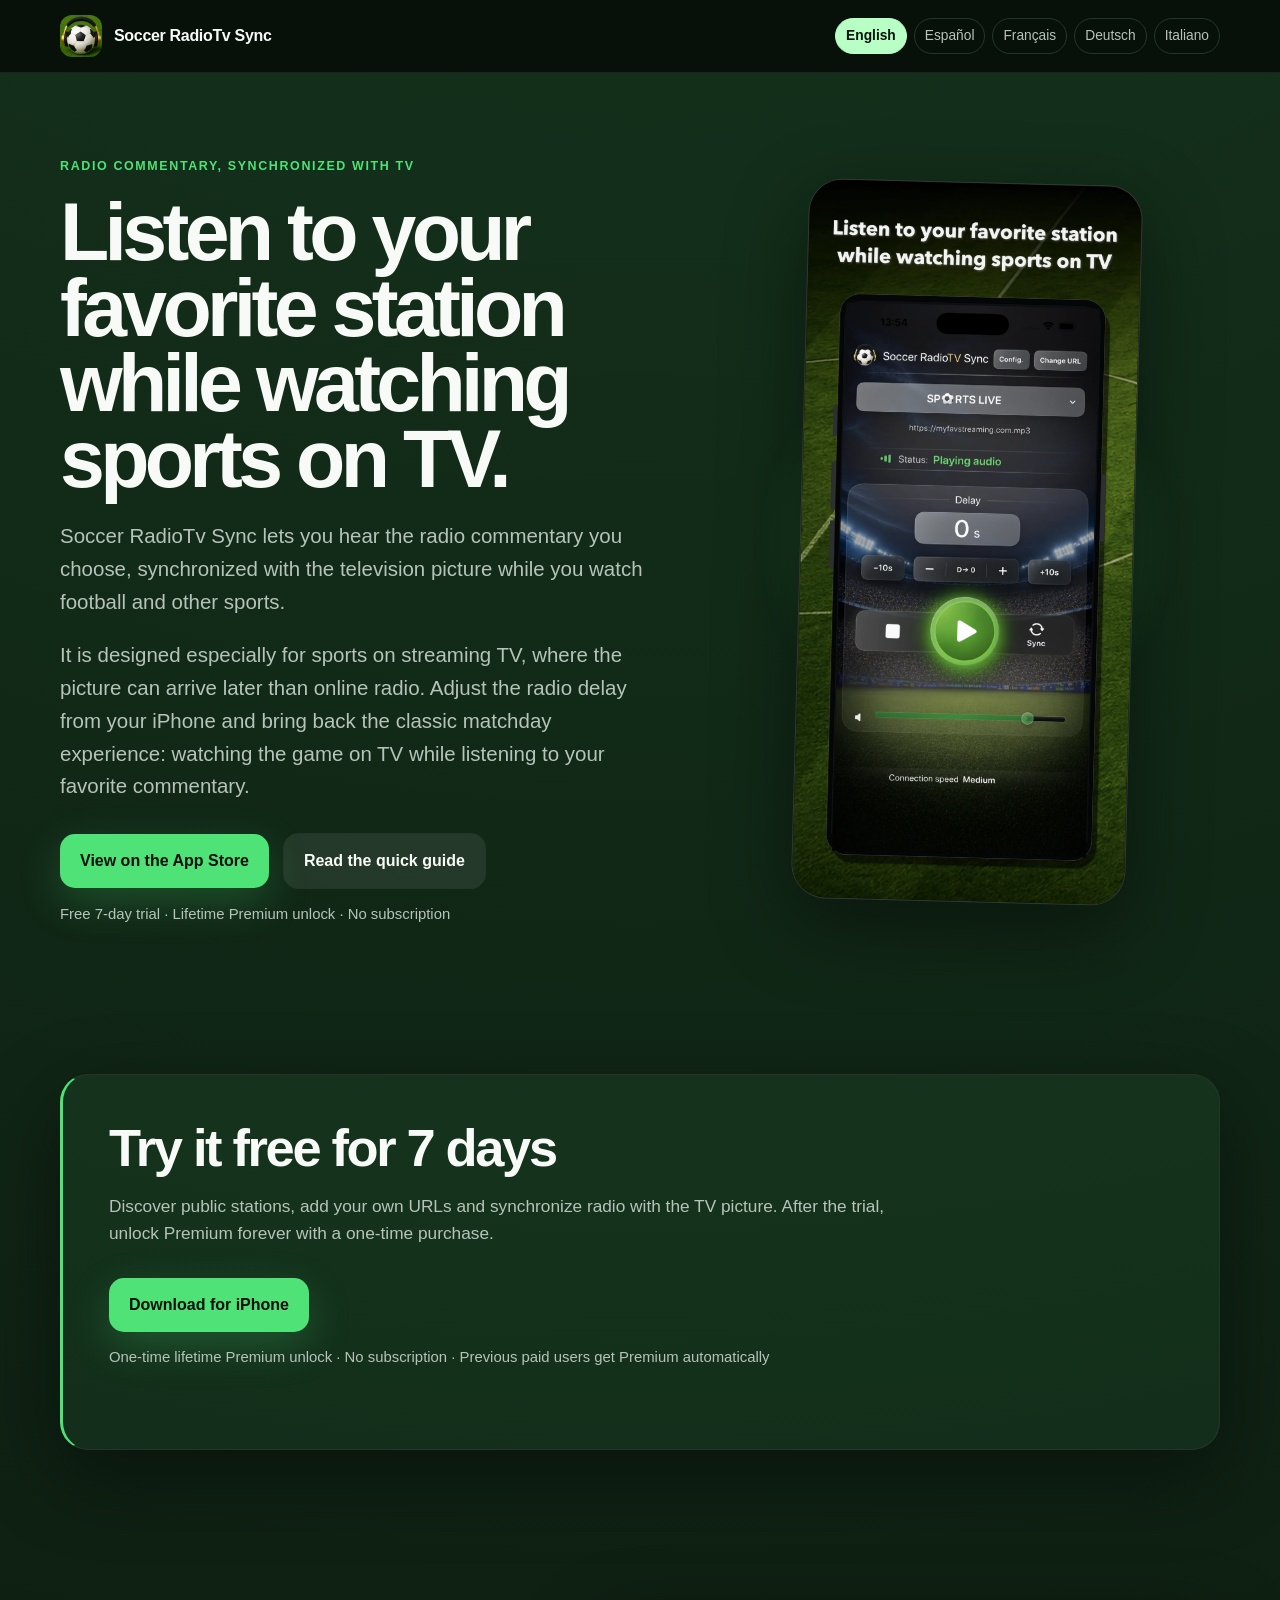
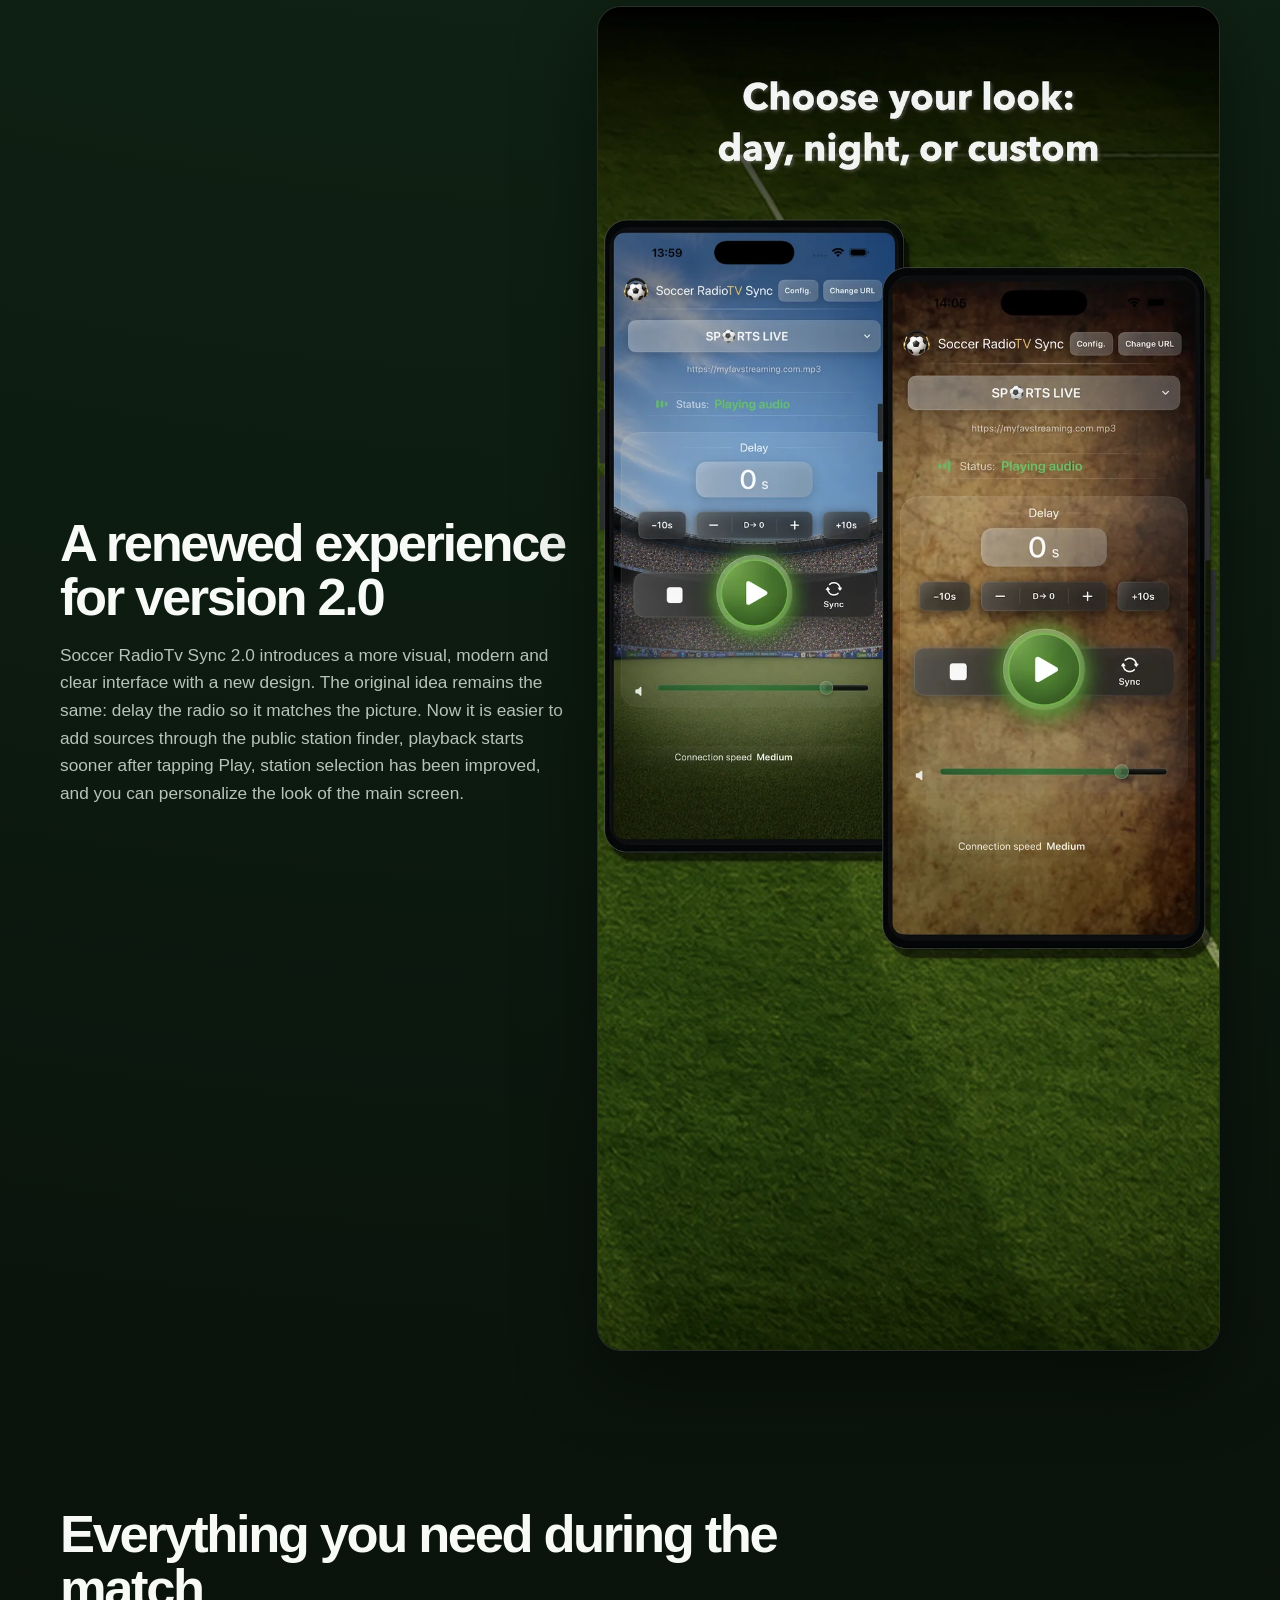
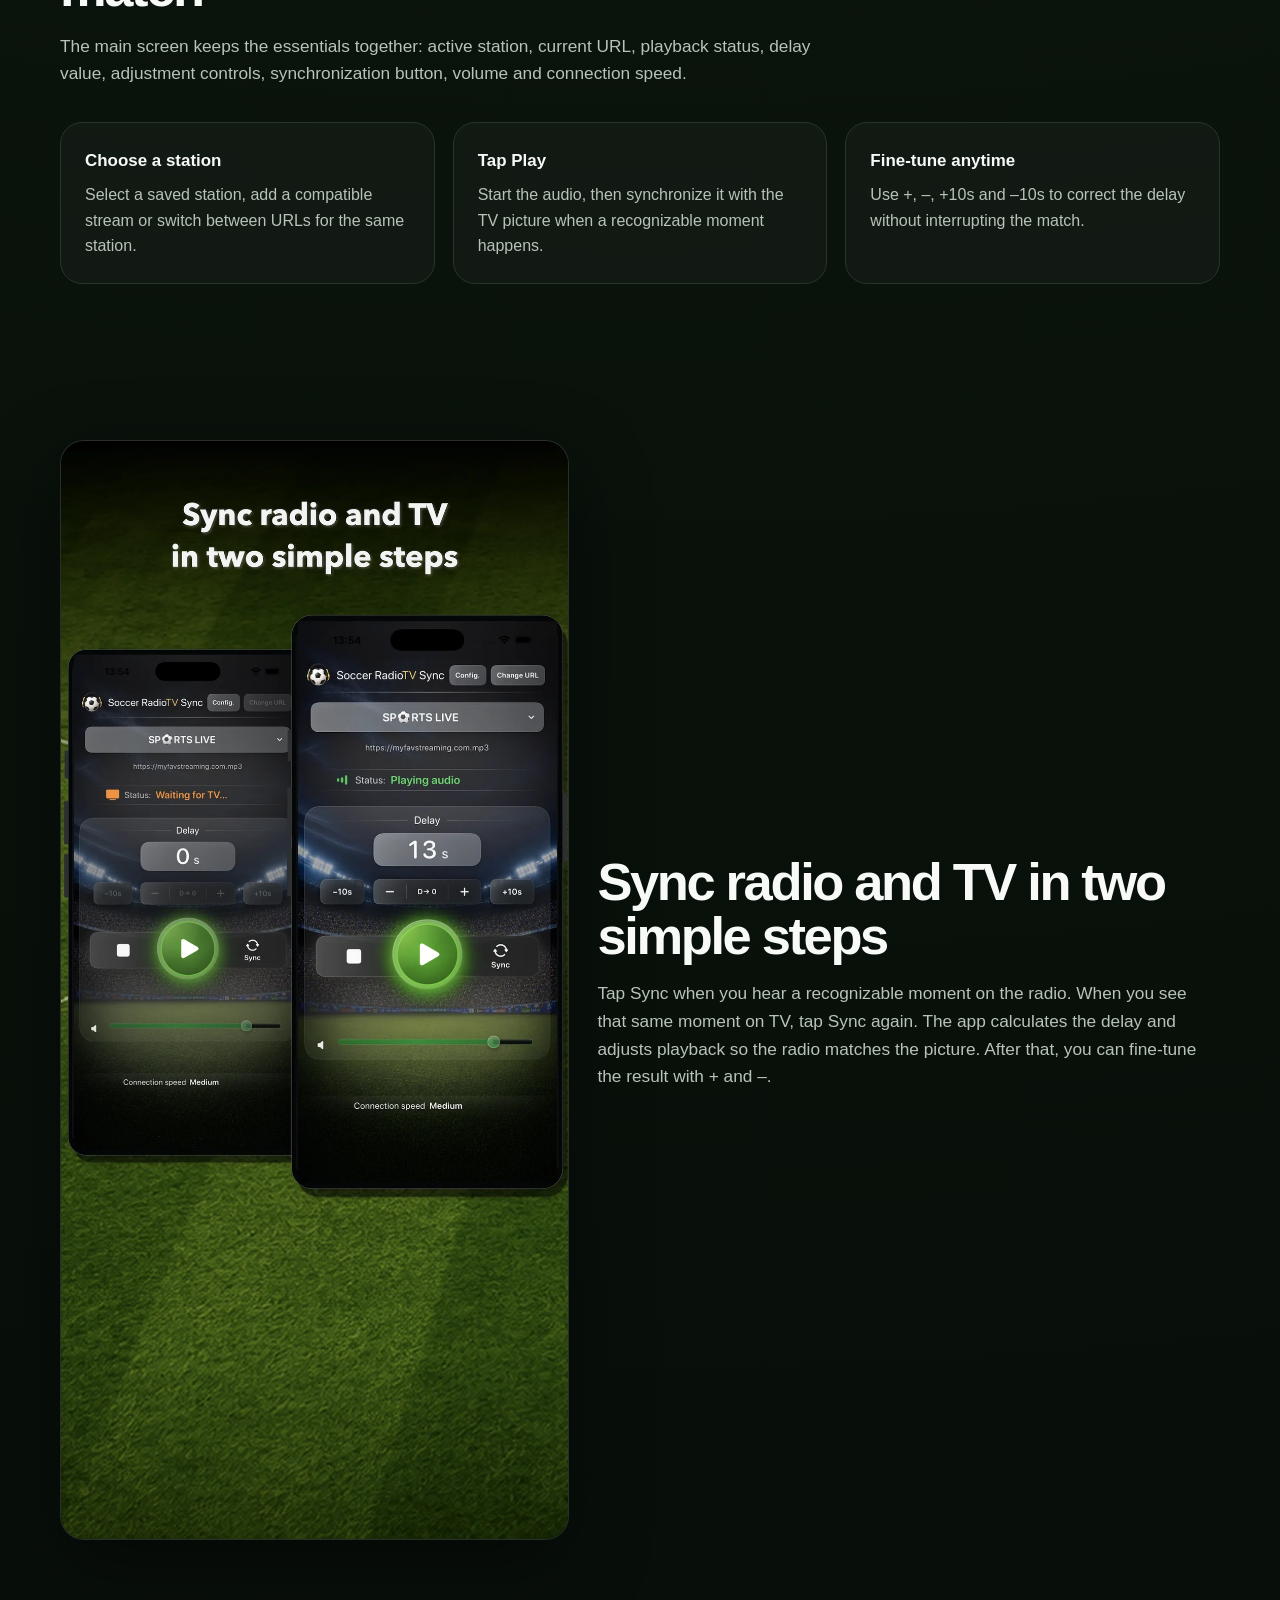
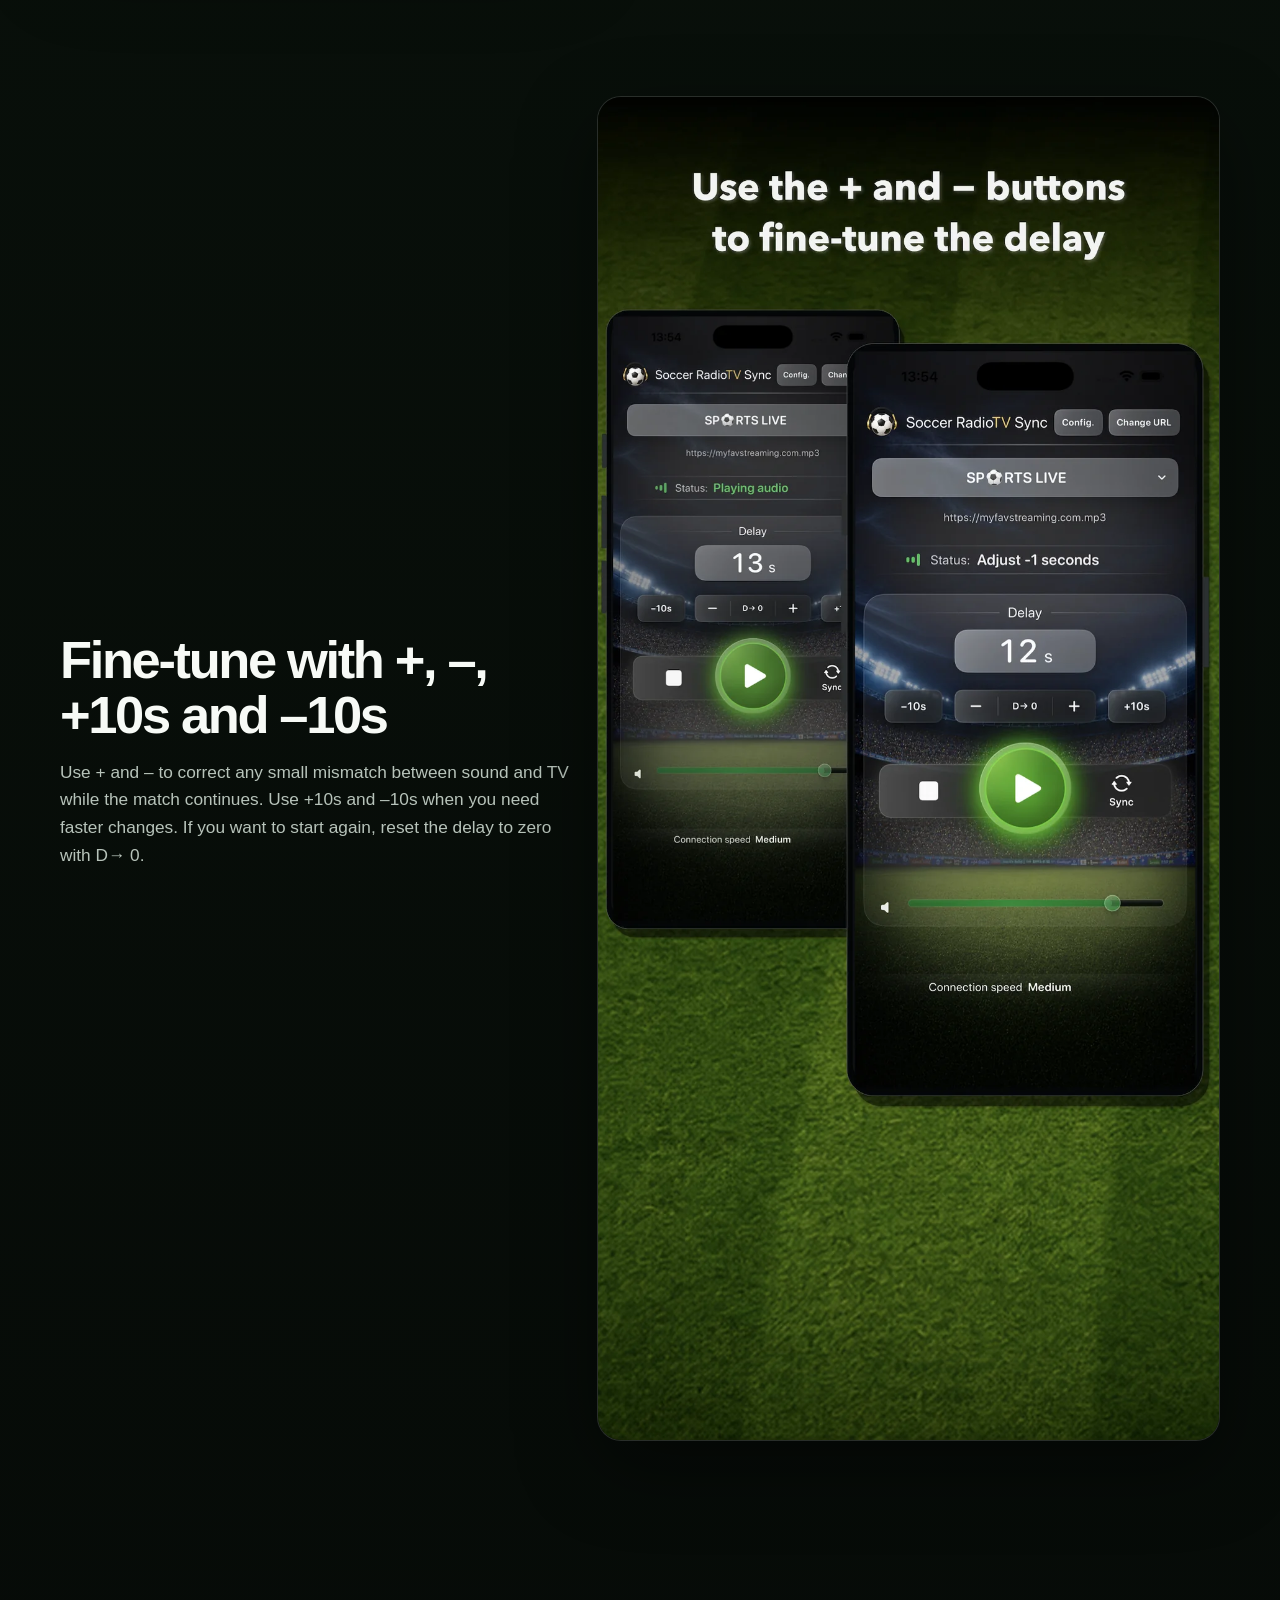
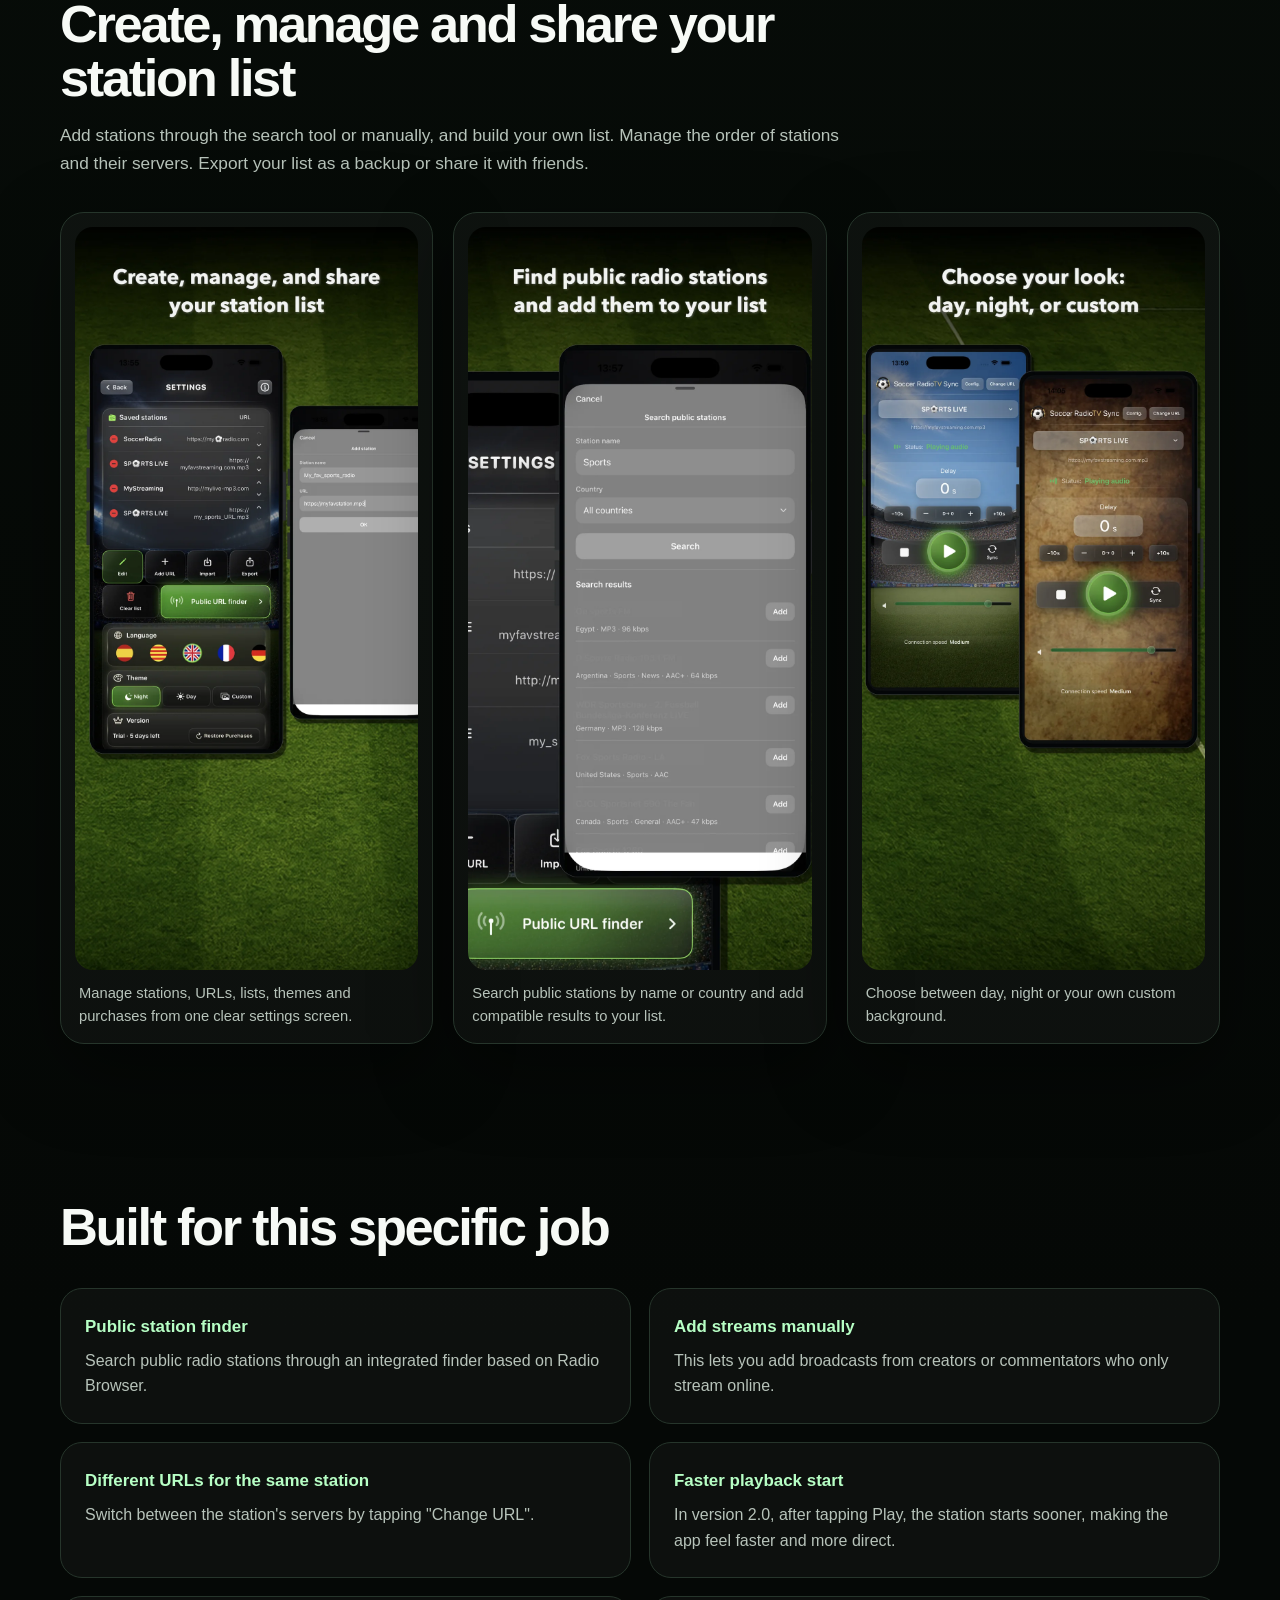
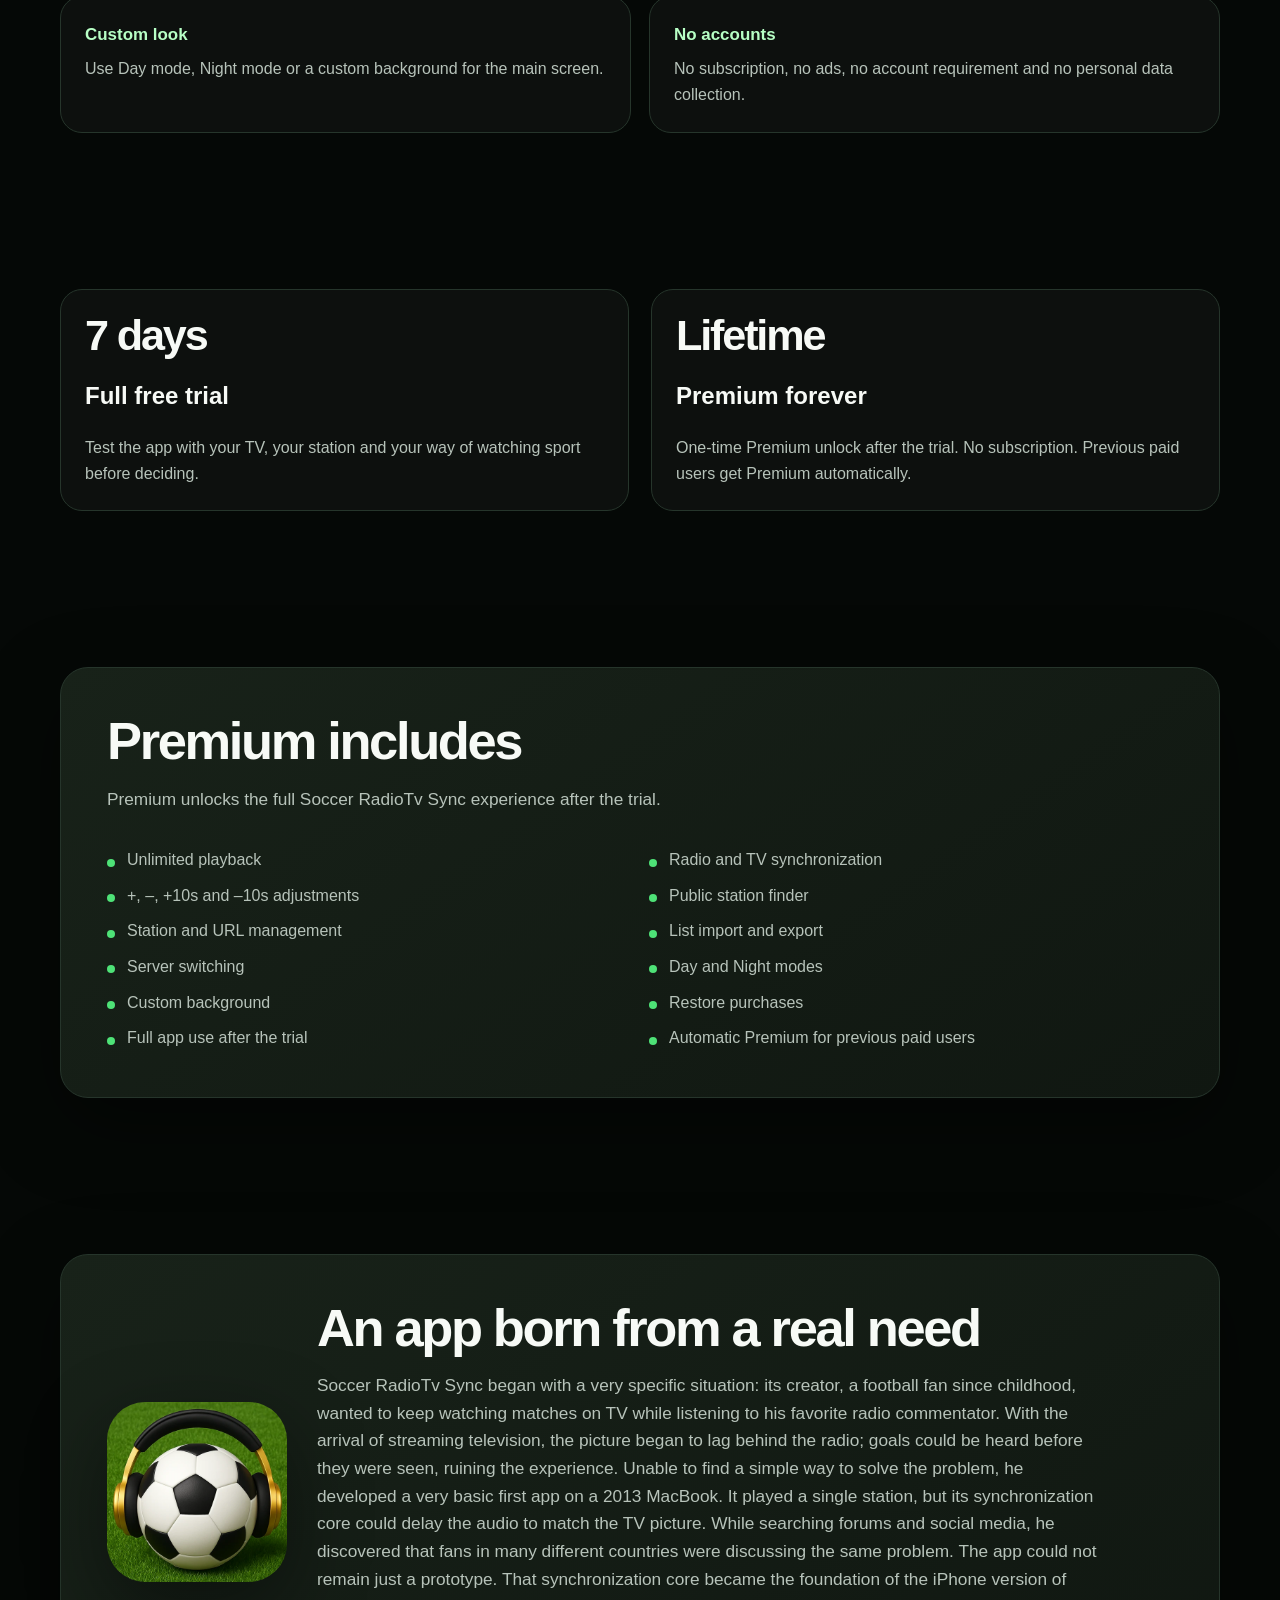
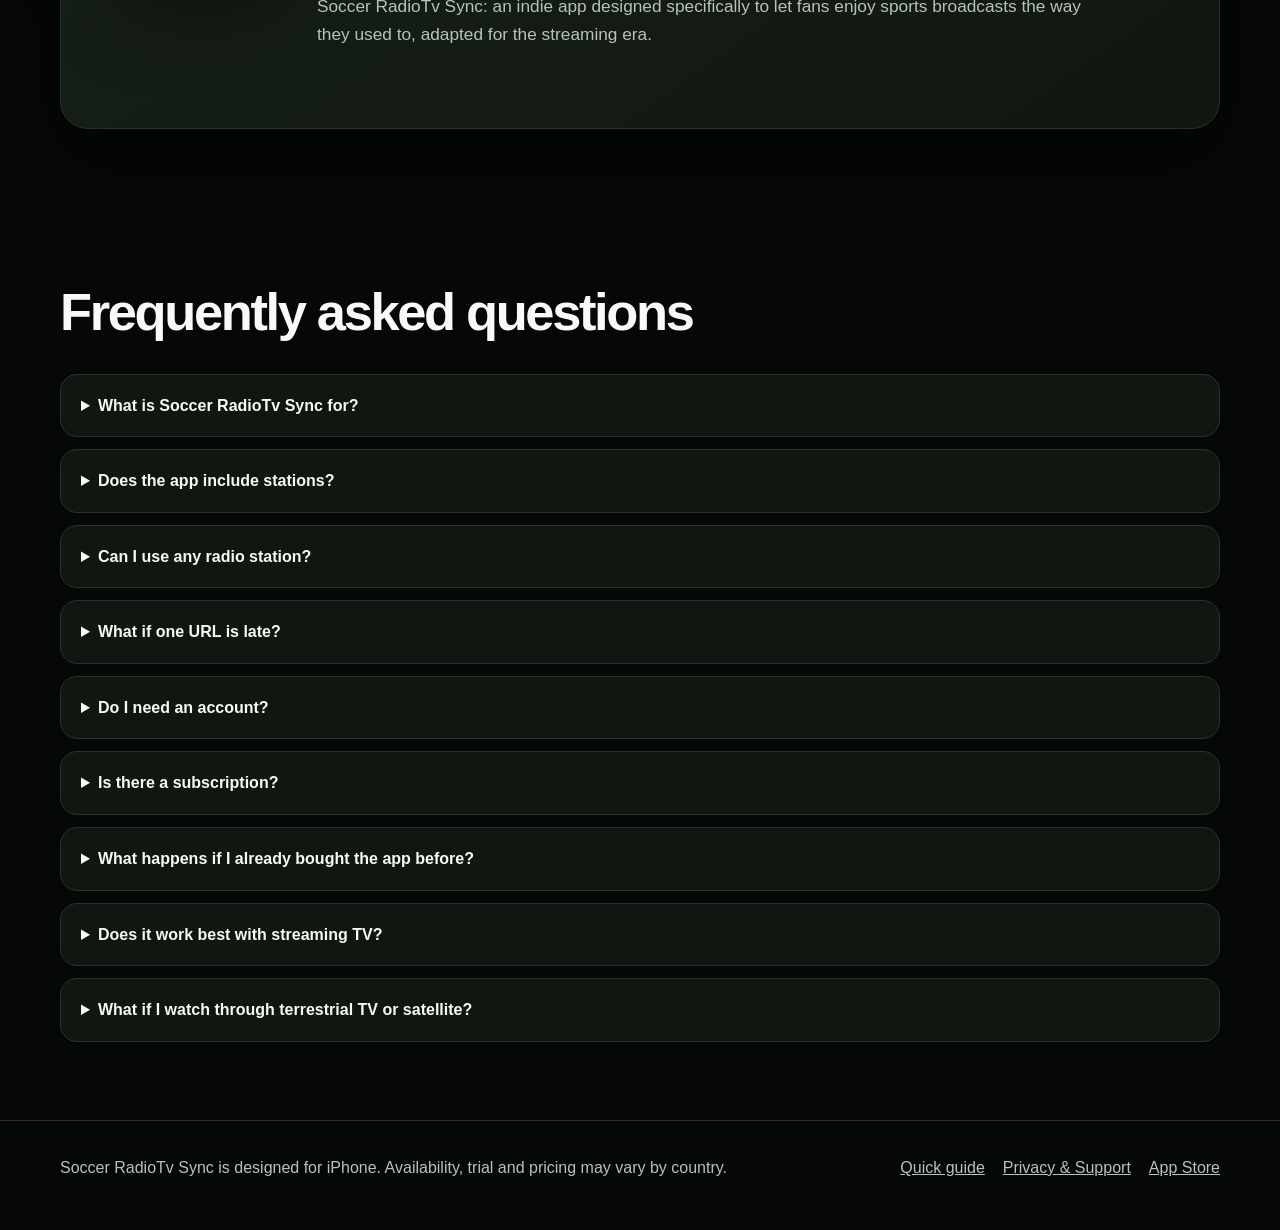
<file: index.html>
<!doctype html>
<html lang="en">
<head>
<meta charset="utf-8">
<meta name="viewport" content="width=device-width,initial-scale=1">
<meta name="robots" content="index,follow,max-image-preview:large">
<title>Soccer RadioTv Sync | Radio Commentary Synchronized with TV</title>
<meta name="description" content="Listen to your favorite radio station synchronized with the TV picture while watching sport. Free 7-day trial, public station search, custom background and lifetime Premium unlock.">
<link rel="canonical" href="https://soccerrtvs.github.io/">
<link rel="alternate" hreflang="en" href="https://soccerrtvs.github.io/">
<link rel="alternate" hreflang="es" href="https://soccerrtvs.github.io/es/">
<link rel="alternate" hreflang="fr" href="https://soccerrtvs.github.io/fr/">
<link rel="alternate" hreflang="de" href="https://soccerrtvs.github.io/de/">
<link rel="alternate" hreflang="it" href="https://soccerrtvs.github.io/it/">
<link rel="alternate" hreflang="x-default" href="https://soccerrtvs.github.io/">
<link rel="icon" href="assets/favicon.png">
<link rel="apple-touch-icon" href="assets/apple-touch-icon.png">
<link rel="stylesheet" href="assets/styles.css">
<meta property="og:type" content="website">
<meta property="og:locale" content="en_US">
<meta property="og:title" content="Soccer RadioTv Sync | Radio Commentary Synchronized with TV">
<meta property="og:description" content="Listen to your favorite radio station synchronized with the TV picture while watching sport. Free 7-day trial, public station search, custom background and lifetime Premium unlock.">
<meta property="og:url" content="https://soccerrtvs.github.io/">
<meta property="og:image" content="https://soccerrtvs.github.io/assets/og/en.jpg">
<meta property="og:image:width" content="1200">
<meta property="og:image:height" content="630">
<meta property="og:site_name" content="Soccer RadioTv Sync">
<meta name="twitter:card" content="summary_large_image">
<meta name="twitter:title" content="Soccer RadioTv Sync | Radio Commentary Synchronized with TV">
<meta name="twitter:description" content="Listen to your favorite radio station synchronized with the TV picture while watching sport. Free 7-day trial, public station search, custom background and lifetime Premium unlock.">
<meta name="twitter:image" content="https://soccerrtvs.github.io/assets/og/en.jpg">
<meta name="theme-color" content="#071008">
<script type="application/ld+json">{"@context":"https://schema.org","@type":"SoftwareApplication","name":"Soccer RadioTv Sync","operatingSystem":"iOS","applicationCategory":"EntertainmentApplication","description":"Soccer RadioTv Sync lets you hear the radio commentary you choose, synchronized with the television picture while you watch football and other sports.","url":"https://soccerrtvs.github.io/","downloadUrl":"https://apps.apple.com/app/soccer-radiotv-sync/id6762045807","image":"https://soccerrtvs.github.io/assets/icon-512.webp","offers":{"@type":"Offer","price":"0","priceCurrency":"EUR","availability":"https://schema.org/InStock"},"author":{"@type":"Organization","name":"Soccer RadioTv Sync"}}</script>
<script type="application/ld+json">{"@context":"https://schema.org","@type":"FAQPage","mainEntity":[{"@type":"Question","name":"What is Soccer RadioTv Sync for?","acceptedAnswer":{"@type":"Answer","text":"It lets you listen to a compatible online radio stream synchronized with the TV picture while watching sport, especially when streaming TV arrives later than online radio."}},{"@type":"Question","name":"Does the app include stations?","acceptedAnswer":{"@type":"Answer","text":"The app lets you search public stations through an integrated finder based on Radio Browser. You can also add your own compatible URLs manually."}},{"@type":"Question","name":"Is there a subscription?","acceptedAnswer":{"@type":"Answer","text":"No. The app offers a 7-day free trial and then a one-time lifetime Premium unlock."}},{"@type":"Question","name":"What happens if I already bought the app before?","acceptedAnswer":{"@type":"Answer","text":"Previous paid users receive lifetime Premium automatically."}}]}</script>
</head>
<body>
<a class="skip" href="#main">Skip to content</a>
<header class="topbar"><div class="wrap topinner">
<a class="brand" href="/"><img src="assets/icon-512.webp" alt="" width="42" height="42"><span>Soccer RadioTv Sync</span></a>
<nav class="langs" aria-label="Language"><a href="/" hreflang="en" lang="en" aria-current="page">English</a><a href="/es/" hreflang="es" lang="es">Español</a><a href="/fr/" hreflang="fr" lang="fr">Français</a><a href="/de/" hreflang="de" lang="de">Deutsch</a><a href="/it/" hreflang="it" lang="it">Italiano</a></nav>
</div></header>
<main id="main">
<section class="hero"><div class="wrap hero-grid"><div>
<div class="eyebrow">Radio commentary, synchronized with TV</div>
<h1>Listen to your favorite station while watching sports on TV.</h1>
<p class="lead">Soccer RadioTv Sync lets you hear the radio commentary you choose, synchronized with the television picture while you watch football and other sports.</p>
<p class="lead">It is designed especially for sports on streaming TV, where the picture can arrive later than online radio. Adjust the radio delay from your iPhone and bring back the classic matchday experience: watching the game on TV while listening to your favorite commentary.</p>
<div class="actions"><a class="btn" href="https://apps.apple.com/app/soccer-radiotv-sync/id6762045807" rel="noopener">View on the App Store</a><a class="btn secondary" href="/how-to-delay-radio-audio-to-match-tv/">Read the quick guide</a><span class="micro">Free 7-day trial · Lifetime Premium unlock · No subscription</span></div>
</div><div class="phone-stage"><div class="glow"></div><img class="hero-shot" decoding="async" fetchpriority="high" src="assets/en/appstore-1.webp" alt="Manage stations, URLs, lists, themes and purchases from one clear settings screen." width="1000" height="2164"></div></div></section>
<section><div class="wrap"><div class="panel guide-callout"><div class="section-head"><h2>Try it free for 7 days</h2><p>Discover public stations, add your own URLs and synchronize radio with the TV picture. After the trial, unlock Premium forever with a one-time purchase.</p><div class="actions"><a class="btn" href="https://apps.apple.com/app/soccer-radiotv-sync/id6762045807" rel="noopener">Download for iPhone</a><span class="micro">One-time lifetime Premium unlock · No subscription · Previous paid users get Premium automatically</span></div></div></div></div></section>
<section><div class="wrap wide-shot"><div><div class="section-head"><h2>A renewed experience for version 2.0</h2><p>Soccer RadioTv Sync 2.0 introduces a more visual, modern and clear interface with a new design. The original idea remains the same: delay the radio so it matches the picture. Now it is easier to add sources through the public station finder, playback starts sooner after tapping Play, station selection has been improved, and you can personalize the look of the main screen.</p></div></div><img src="assets/en/appstore-6.webp" alt="Choose between day, night or your own custom background." loading="lazy" decoding="async" width="1000" height="2164"></div></section>
<section><div class="wrap"><div class="section-head"><h2>Everything you need during the match</h2><p>The main screen keeps the essentials together: active station, current URL, playback status, delay value, adjustment controls, synchronization button, volume and connection speed.</p></div><div class="steps"><article class="step"><h3>Choose a station</h3><p>Select a saved station, add a compatible stream or switch between URLs for the same station.</p></article><article class="step"><h3>Tap Play</h3><p>Start the audio, then synchronize it with the TV picture when a recognizable moment happens.</p></article><article class="step"><h3>Fine-tune anytime</h3><p>Use +, –, +10s and –10s to correct the delay without interrupting the match.</p></article></div></div></section>
<section><div class="wrap wide-shot"><img src="assets/en/appstore-2.webp" alt="Sync radio and TV in two simple steps" loading="lazy" decoding="async" width="1000" height="2164"><div><div class="section-head"><h2>Sync radio and TV in two simple steps</h2><p>Tap Sync when you hear a recognizable moment on the radio. When you see that same moment on TV, tap Sync again. The app calculates the delay and adjusts playback so the radio matches the picture. After that, you can fine-tune the result with + and –.</p></div></div></div></section>
<section><div class="wrap wide-shot"><div><div class="section-head"><h2>Fine-tune with +, –, +10s and –10s</h2><p>Use + and – to correct any small mismatch between sound and TV while the match continues. Use +10s and –10s when you need faster changes. If you want to start again, reset the delay to zero with D→ 0.</p></div></div><img src="assets/en/appstore-3.webp" alt="Fine-tune with +, –, +10s and –10s" loading="lazy" decoding="async" width="1000" height="2164"></div></section>
<section><div class="wrap"><div class="section-head"><h2>Create, manage and share your station list</h2><p>Add stations through the search tool or manually, and build your own list. Manage the order of stations and their servers. Export your list as a backup or share it with friends.</p></div><div class="screenshot-grid"><figure class="shot-card"><img src="assets/en/appstore-4.webp" alt="Manage stations, URLs, lists, themes and purchases from one clear settings screen." loading="lazy" decoding="async" width="1000" height="2164"><figcaption>Manage stations, URLs, lists, themes and purchases from one clear settings screen.</figcaption></figure><figure class="shot-card"><img src="assets/en/appstore-5.webp" alt="Search public stations by name or country and add compatible results to your list." loading="lazy" decoding="async" width="1000" height="2164"><figcaption>Search public stations by name or country and add compatible results to your list.</figcaption></figure><figure class="shot-card"><img src="assets/en/appstore-6.webp" alt="Choose between day, night or your own custom background." loading="lazy" decoding="async" width="1000" height="2164"><figcaption>Choose between day, night or your own custom background.</figcaption></figure></div></div></section>
<section><div class="wrap"><div class="section-head"><h2>Built for this specific job</h2></div><div class="features"><article class="feature"><h3>Public station finder</h3><p>Search public radio stations through an integrated finder based on Radio Browser.</p></article><article class="feature"><h3>Add streams manually</h3><p>This lets you add broadcasts from creators or commentators who only stream online.</p></article><article class="feature"><h3>Different URLs for the same station</h3><p>Switch between the station's servers by tapping &quot;Change URL&quot;.</p></article><article class="feature"><h3>Faster playback start</h3><p>In version 2.0, after tapping Play, the station starts sooner, making the app feel faster and more direct.</p></article><article class="feature"><h3>Custom look</h3><p>Use Day mode, Night mode or a custom background for the main screen.</p></article><article class="feature"><h3>No accounts</h3><p>No subscription, no ads, no account requirement and no personal data collection.</p></article></div></div></section>
<section><div class="wrap price"><div class="price-card"><strong>7 days</strong><h2>Full free trial</h2><p>Test the app with your TV, your station and your way of watching sport before deciding.</p></div><div class="price-card"><strong>Lifetime</strong><h2>Premium forever</h2><p>One-time Premium unlock after the trial. No subscription. Previous paid users get Premium automatically.</p></div></div></section>
<section><div class="wrap"><div class="panel"><div class="section-head"><h2>Premium includes</h2><p>Premium unlocks the full Soccer RadioTv Sync experience after the trial.</p></div><ul class="bullet-list"><li>Unlimited playback</li><li>Radio and TV synchronization</li><li>+, –, +10s and –10s adjustments</li><li>Public station finder</li><li>Station and URL management</li><li>List import and export</li><li>Server switching</li><li>Day and Night modes</li><li>Custom background</li><li>Restore purchases</li><li>Full app use after the trial</li><li>Automatic Premium for previous paid users</li></ul></div></div></section>
<section><div class="wrap"><div class="panel origin"><img src="assets/icon-512.webp" alt="Soccer RadioTv Sync" width="180" height="180"><div><div class="section-head"><h2>An app born from a real need</h2><p>Soccer RadioTv Sync began with a very specific situation: its creator, a football fan since childhood, wanted to keep watching matches on TV while listening to his favorite radio commentator. With the arrival of streaming television, the picture began to lag behind the radio; goals could be heard before they were seen, ruining the experience. Unable to find a simple way to solve the problem, he developed a very basic first app on a 2013 MacBook. It played a single station, but its synchronization core could delay the audio to match the TV picture. While searching forums and social media, he discovered that fans in many different countries were discussing the same problem. The app could not remain just a prototype. That synchronization core became the foundation of the iPhone version of Soccer RadioTv Sync: an indie app designed specifically to let fans enjoy sports broadcasts the way they used to, adapted for the streaming era.</p></div></div></div></div></section>
<section><div class="wrap"><div class="section-head"><h2>Frequently asked questions</h2></div><div class="faq"><details><summary>What is Soccer RadioTv Sync for?</summary><p>It lets you listen to a compatible online radio stream synchronized with the TV picture while watching sport, especially when streaming TV arrives later than online radio.</p></details><details><summary>Does the app include stations?</summary><p>The app lets you search public stations through an integrated finder based on Radio Browser. You can also add your own compatible URLs manually.</p></details><details><summary>Can I use any radio station?</summary><p>You can use compatible online audio streams. Some stations, creators and services provide streams that can be added manually if they are compatible with the app playback system.</p></details><details><summary>What if one URL is late?</summary><p>You can try another URL or server for the same station. Different servers can have different latency.</p></details><details><summary>Do I need an account?</summary><p>No. You do not need to create an account.</p></details><details><summary>Is there a subscription?</summary><p>No. The app offers a 7-day free trial and then a one-time lifetime Premium unlock.</p></details><details><summary>What happens if I already bought the app before?</summary><p>Previous paid users receive lifetime Premium automatically.</p></details><details><summary>Does it work best with streaming TV?</summary><p>That is the main scenario. With streaming TV, the picture may arrive later than online radio, and the app can delay the radio to synchronize it with the picture.</p></details><details><summary>What if I watch through terrestrial TV or satellite?</summary><p>With terrestrial broadcast or satellite, the timing can be different because the picture may arrive before online radio. Soccer RadioTv Sync is mainly designed for cases where the radio needs to be delayed to match a later TV picture.</p></details></div></div></section>
</main>
<footer><div class="wrap foot"><div>Soccer RadioTv Sync is designed for iPhone. Availability, trial and pricing may vary by country.</div><div class="footlinks"><a href="/how-to-delay-radio-audio-to-match-tv/">Quick guide</a><a href="https://soccerrtvs.github.io/SoccerRadioTvSync/">Privacy &amp; Support</a><a href="https://apps.apple.com/app/soccer-radiotv-sync/id6762045807">App Store</a></div></div></footer>
</body></html>
</file>
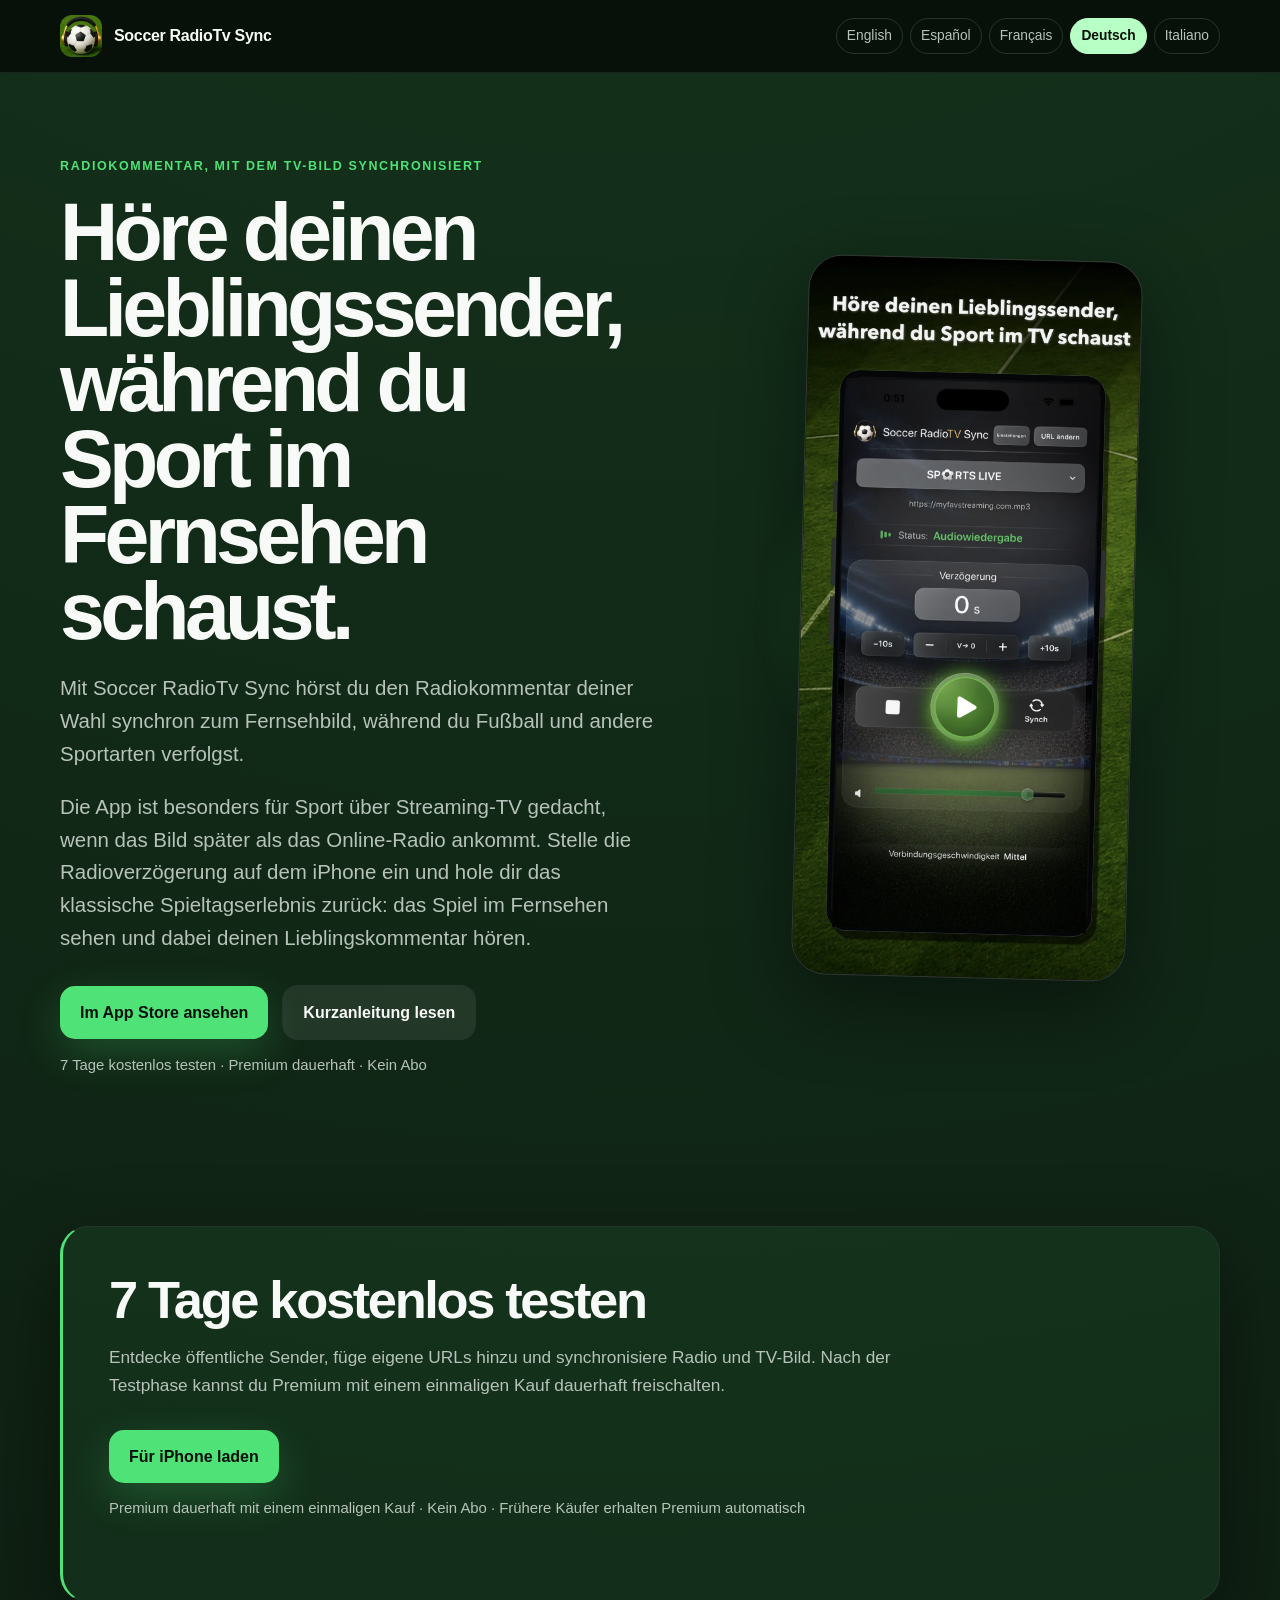
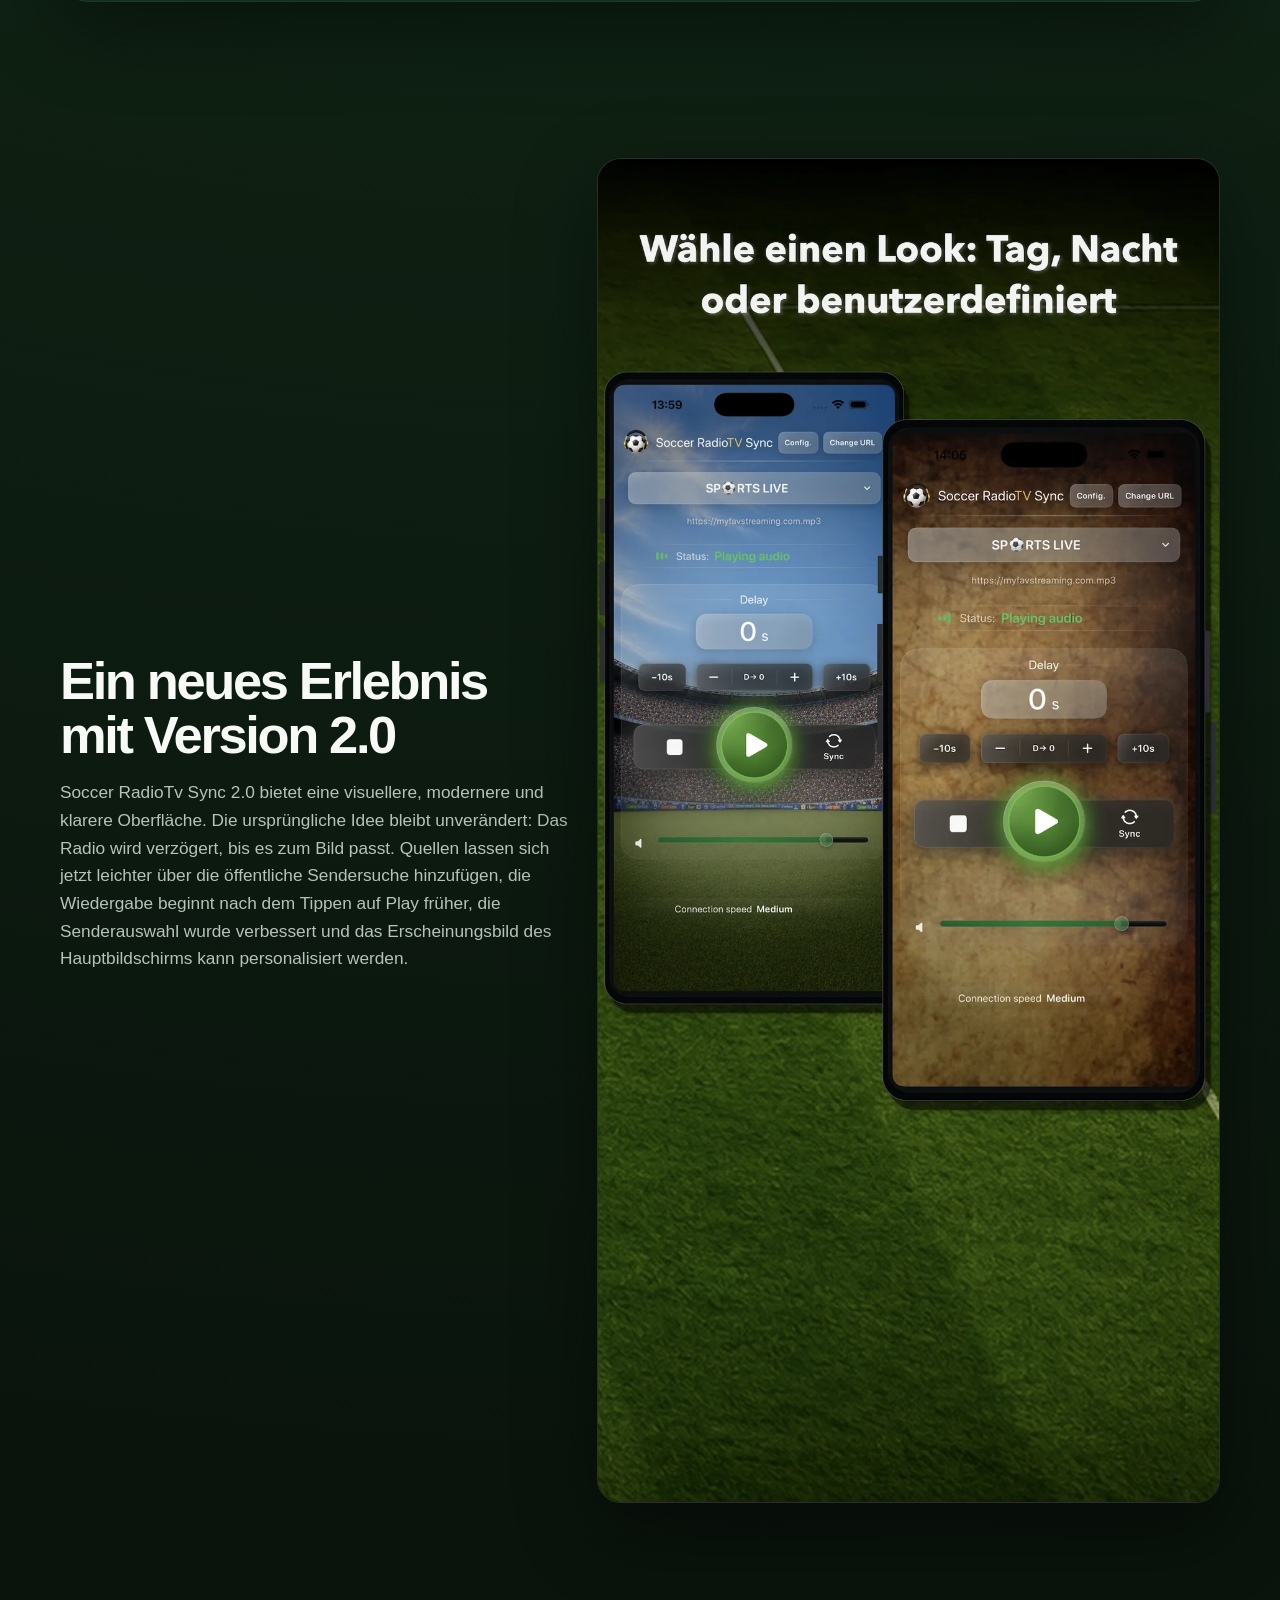
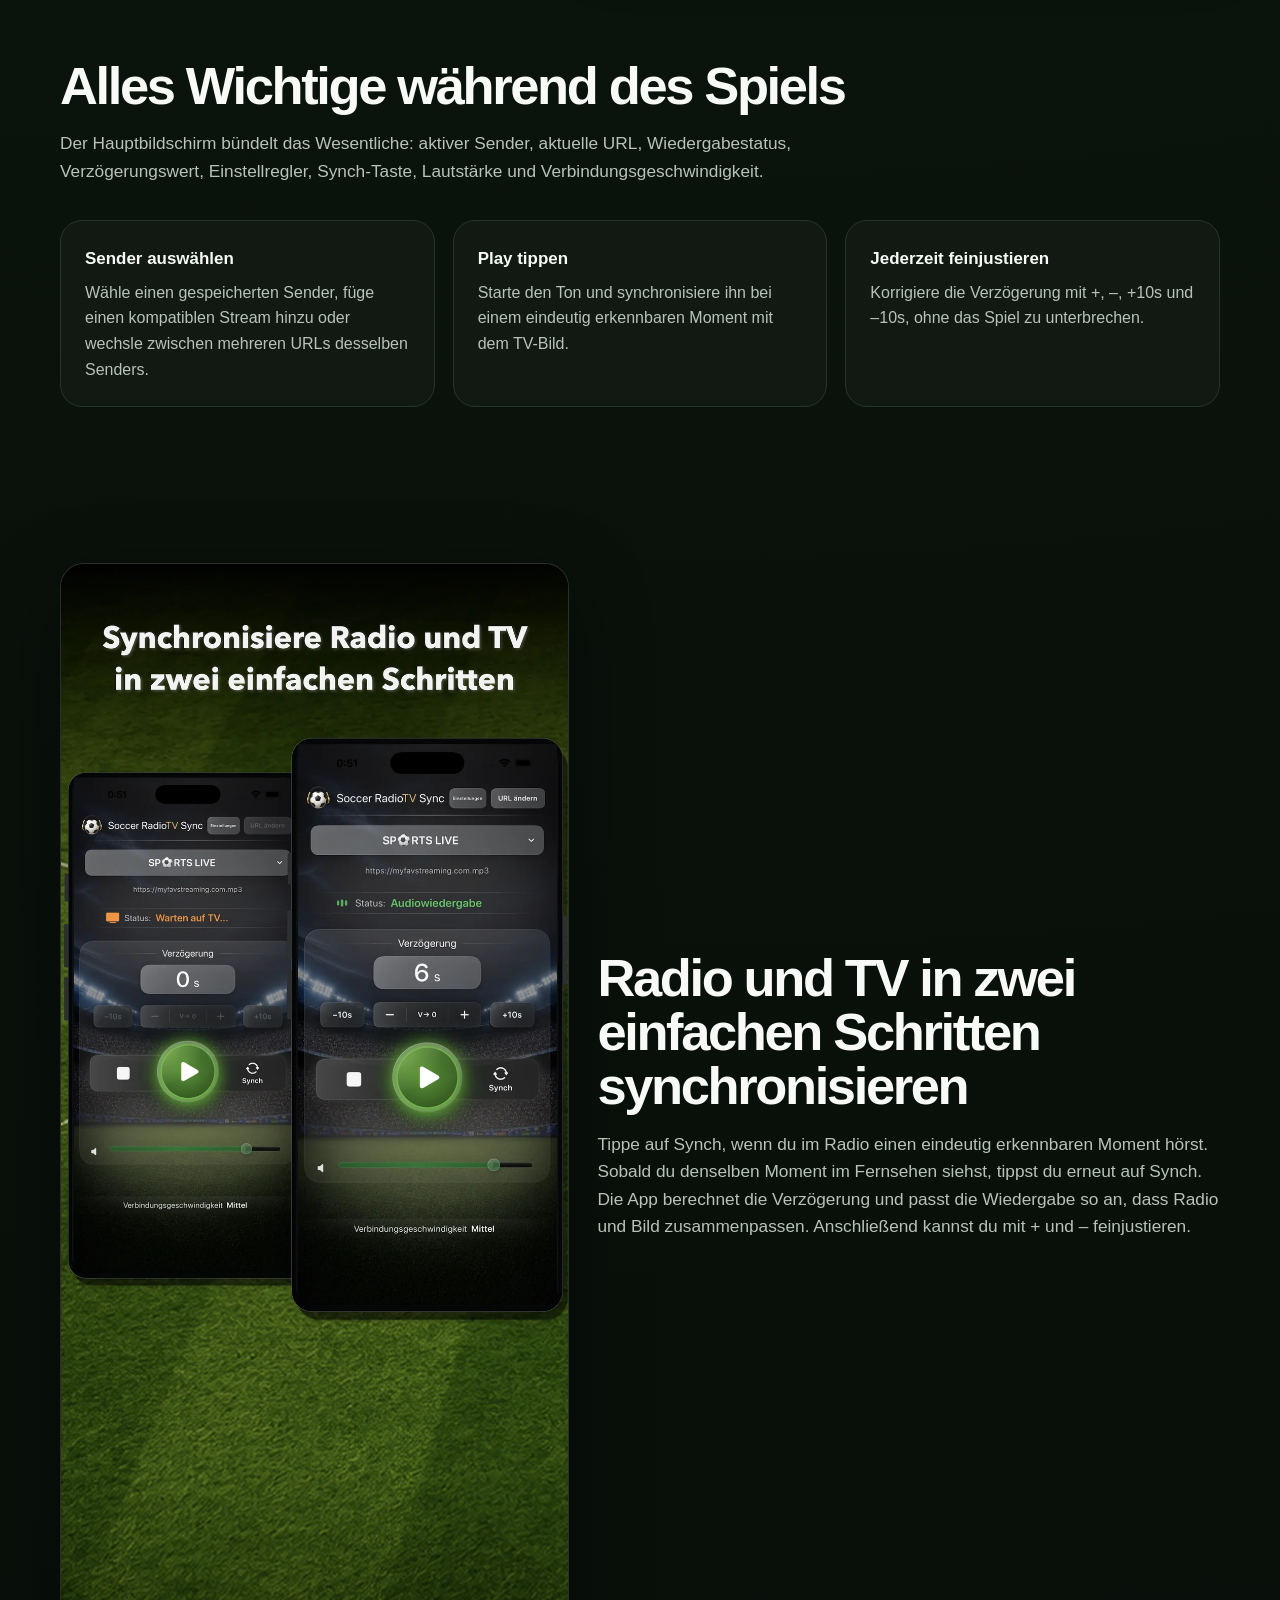
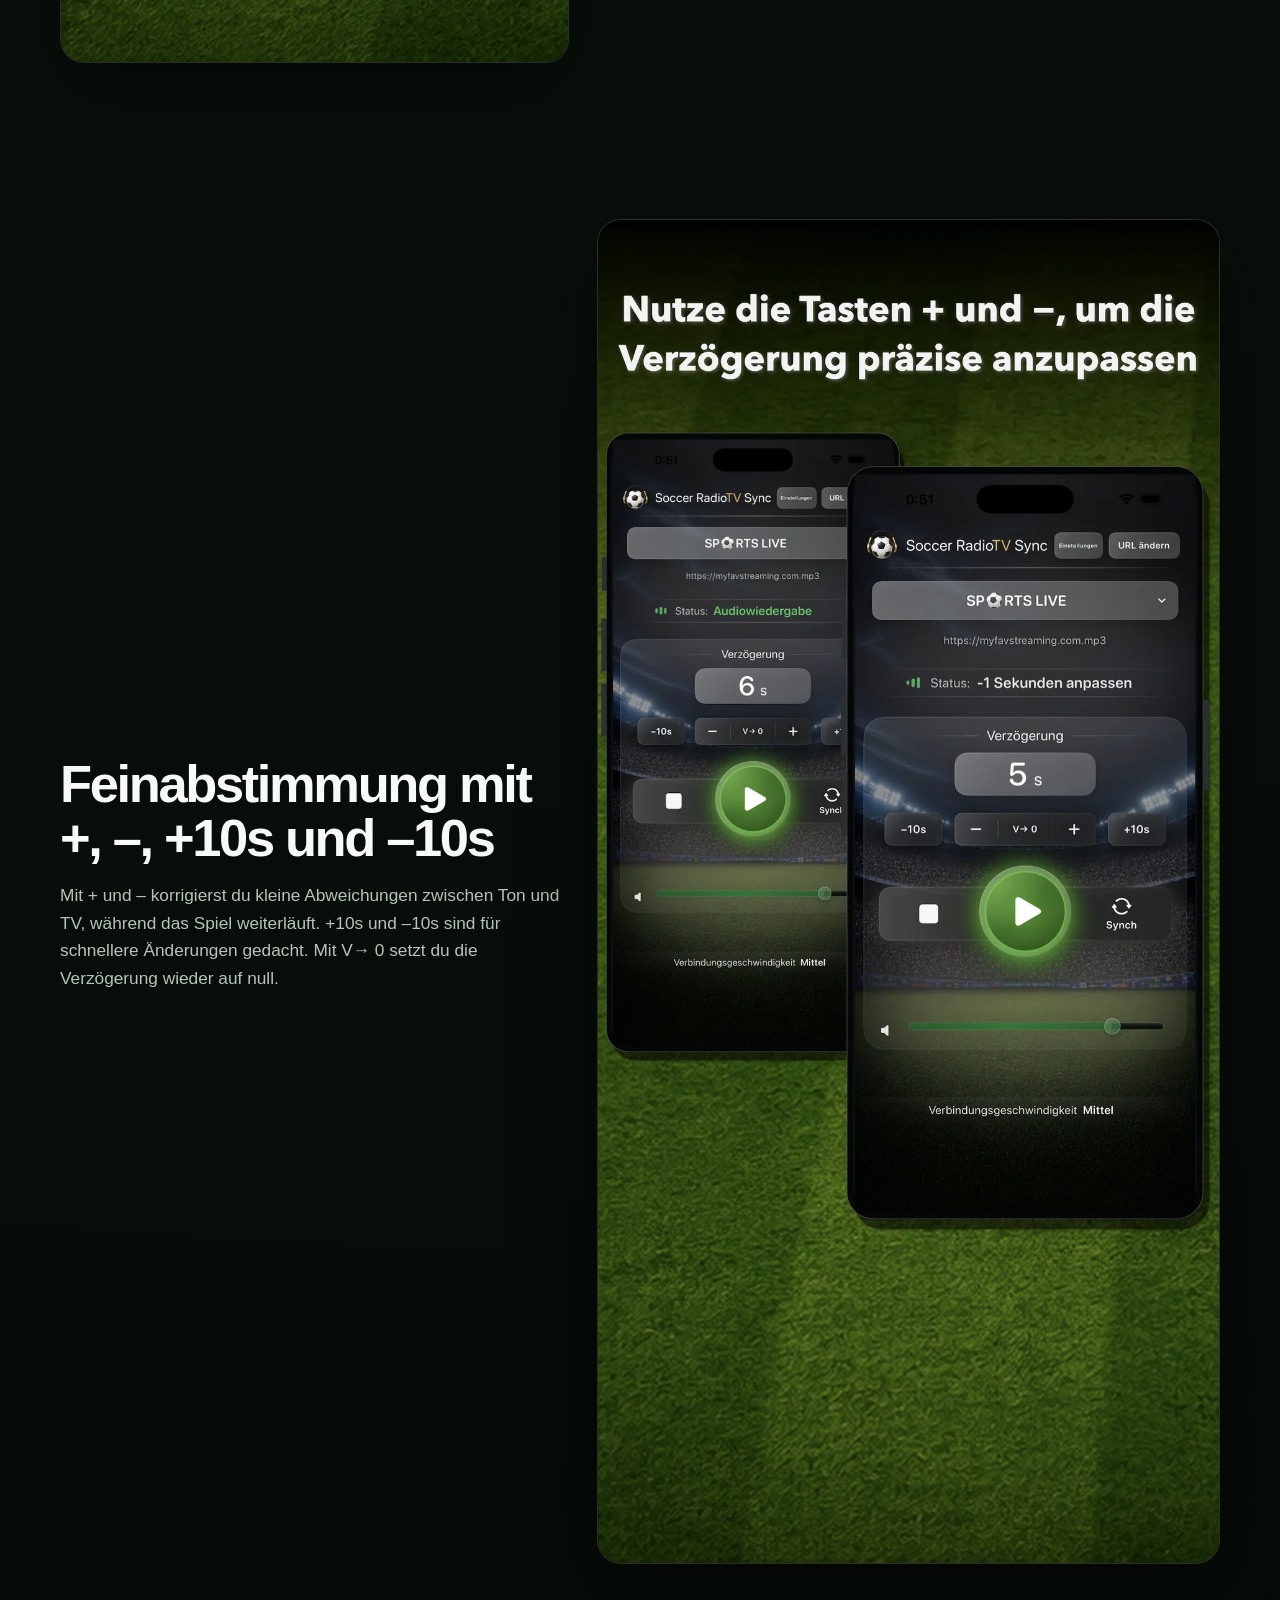
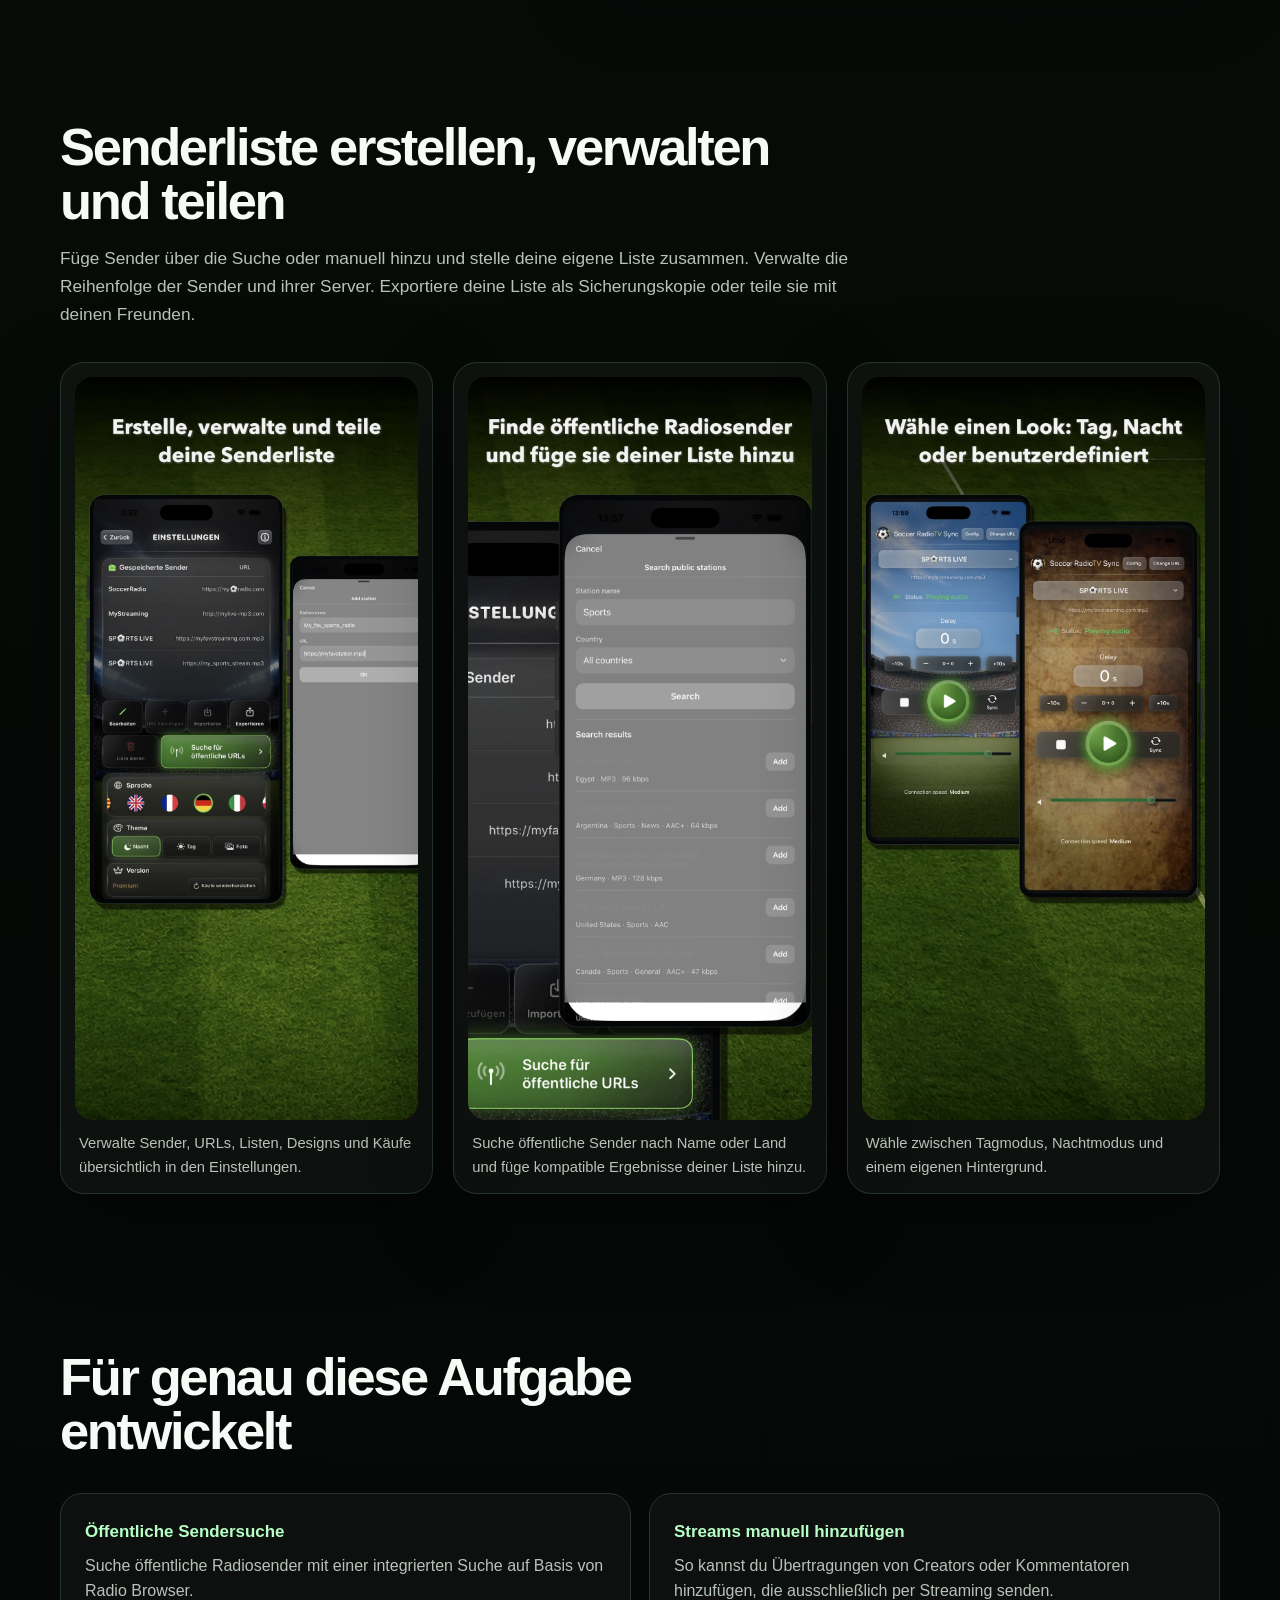
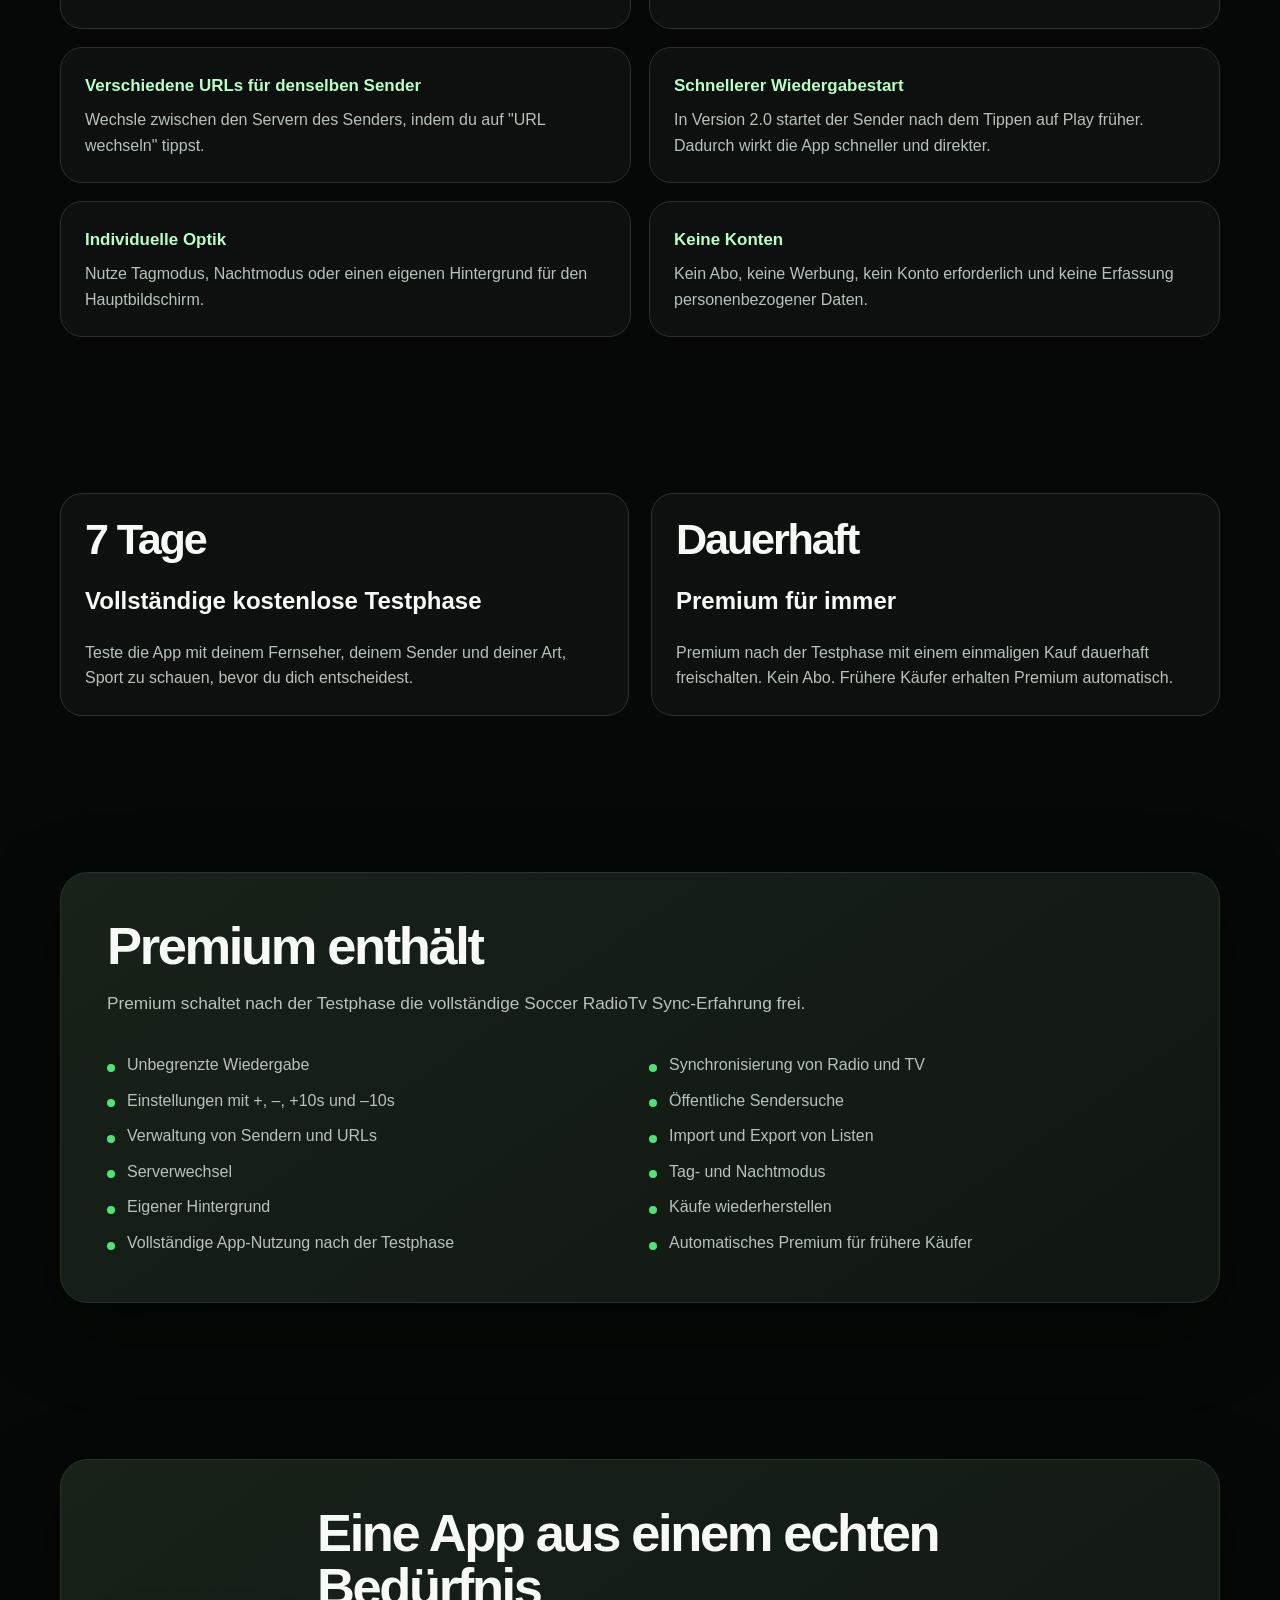
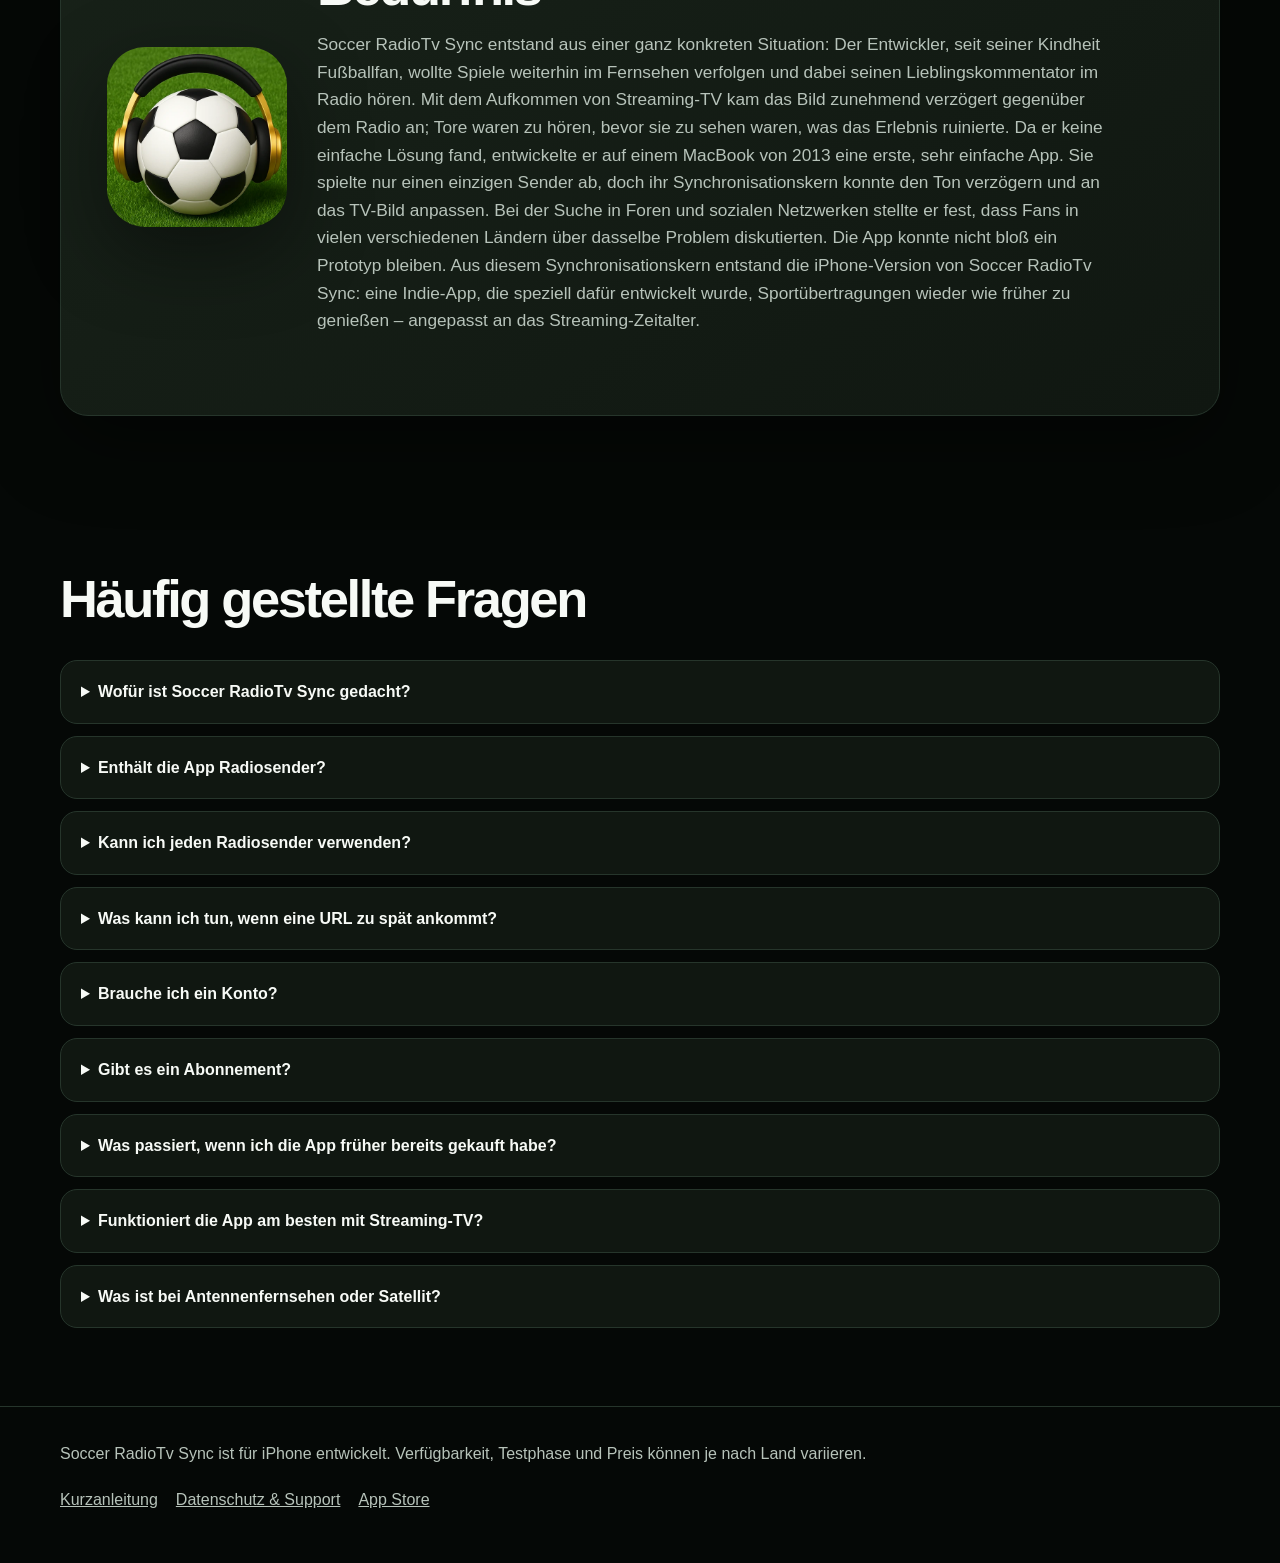
<file: de/index.html>
<!doctype html>
<html lang="de">
<head>
<meta charset="utf-8">
<meta name="viewport" content="width=device-width,initial-scale=1">
<meta name="robots" content="index,follow,max-image-preview:large">
<title>Soccer RadioTv Sync | Radiokommentar mit dem TV-Bild synchronisieren</title>
<meta name="description" content="Höre deinen Lieblingssender synchron zum TV-Bild beim Sport. 7 Tage kostenlos testen, öffentliche Sendersuche, eigener Hintergrund und Premium dauerhaft.">
<link rel="canonical" href="https://soccerrtvs.github.io/de/">
<link rel="alternate" hreflang="en" href="https://soccerrtvs.github.io/">
<link rel="alternate" hreflang="es" href="https://soccerrtvs.github.io/es/">
<link rel="alternate" hreflang="fr" href="https://soccerrtvs.github.io/fr/">
<link rel="alternate" hreflang="de" href="https://soccerrtvs.github.io/de/">
<link rel="alternate" hreflang="it" href="https://soccerrtvs.github.io/it/">
<link rel="alternate" hreflang="x-default" href="https://soccerrtvs.github.io/">
<link rel="icon" href="../assets/favicon.png">
<link rel="apple-touch-icon" href="../assets/apple-touch-icon.png">
<link rel="stylesheet" href="../assets/styles.css">
<meta property="og:type" content="website">
<meta property="og:locale" content="de_DE">
<meta property="og:title" content="Soccer RadioTv Sync | Radiokommentar mit dem TV-Bild synchronisieren">
<meta property="og:description" content="Höre deinen Lieblingssender synchron zum TV-Bild beim Sport. 7 Tage kostenlos testen, öffentliche Sendersuche, eigener Hintergrund und Premium dauerhaft.">
<meta property="og:url" content="https://soccerrtvs.github.io/de/">
<meta property="og:image" content="https://soccerrtvs.github.io/assets/og/de.jpg">
<meta property="og:image:width" content="1200">
<meta property="og:image:height" content="630">
<meta property="og:site_name" content="Soccer RadioTv Sync">
<meta name="twitter:card" content="summary_large_image">
<meta name="twitter:title" content="Soccer RadioTv Sync | Radiokommentar mit dem TV-Bild synchronisieren">
<meta name="twitter:description" content="Höre deinen Lieblingssender synchron zum TV-Bild beim Sport. 7 Tage kostenlos testen, öffentliche Sendersuche, eigener Hintergrund und Premium dauerhaft.">
<meta name="twitter:image" content="https://soccerrtvs.github.io/assets/og/de.jpg">
<meta name="theme-color" content="#071008">
<script type="application/ld+json">{"@context":"https://schema.org","@type":"SoftwareApplication","name":"Soccer RadioTv Sync","operatingSystem":"iOS","applicationCategory":"EntertainmentApplication","description":"Mit Soccer RadioTv Sync hörst du den Radiokommentar deiner Wahl synchron zum Fernsehbild, während du Fußball und andere Sportarten verfolgst.","url":"https://soccerrtvs.github.io/de/","downloadUrl":"https://apps.apple.com/app/soccer-radiotv-sync/id6762045807","image":"https://soccerrtvs.github.io/assets/icon-512.webp","offers":{"@type":"Offer","price":"0","priceCurrency":"EUR","availability":"https://schema.org/InStock"},"author":{"@type":"Organization","name":"Soccer RadioTv Sync"}}</script>
<script type="application/ld+json">{"@context":"https://schema.org","@type":"FAQPage","mainEntity":[{"@type":"Question","name":"Wofür ist Soccer RadioTv Sync gedacht?","acceptedAnswer":{"@type":"Answer","text":"Die App ermöglicht es, beim Sport einen kompatiblen Online-Radiostream synchron zum TV-Bild zu hören – besonders dann, wenn Streaming-TV später als das Online-Radio ankommt."}},{"@type":"Question","name":"Enthält die App Radiosender?","acceptedAnswer":{"@type":"Answer","text":"Die App bietet eine integrierte Suche nach öffentlichen Sendern auf Basis von Radio Browser. Eigene kompatible URLs können ebenfalls manuell hinzugefügt werden."}},{"@type":"Question","name":"Gibt es ein Abonnement?","acceptedAnswer":{"@type":"Answer","text":"Nein. Die App bietet eine 7-tägige kostenlose Testphase und anschließend eine dauerhafte Premium-Freischaltung per Einmalkauf."}},{"@type":"Question","name":"Was passiert, wenn ich die App früher bereits gekauft habe?","acceptedAnswer":{"@type":"Answer","text":"Frühere Käufer erhalten Premium automatisch und dauerhaft."}}]}</script>
</head>
<body>
<a class="skip" href="#main">Zum Inhalt springen</a>
<header class="topbar"><div class="wrap topinner">
<a class="brand" href="/de/"><img src="../assets/icon-512.webp" alt="" width="42" height="42"><span>Soccer RadioTv Sync</span></a>
<nav class="langs" aria-label="Sprache"><a href="/" hreflang="en" lang="en">English</a><a href="/es/" hreflang="es" lang="es">Español</a><a href="/fr/" hreflang="fr" lang="fr">Français</a><a href="/de/" hreflang="de" lang="de" aria-current="page">Deutsch</a><a href="/it/" hreflang="it" lang="it">Italiano</a></nav>
</div></header>
<main id="main">
<section class="hero"><div class="wrap hero-grid"><div>
<div class="eyebrow">Radiokommentar, mit dem TV-Bild synchronisiert</div>
<h1>Höre deinen Lieblingssender, während du Sport im Fernsehen schaust.</h1>
<p class="lead">Mit Soccer RadioTv Sync hörst du den Radiokommentar deiner Wahl synchron zum Fernsehbild, während du Fußball und andere Sportarten verfolgst.</p>
<p class="lead">Die App ist besonders für Sport über Streaming-TV gedacht, wenn das Bild später als das Online-Radio ankommt. Stelle die Radioverzögerung auf dem iPhone ein und hole dir das klassische Spieltagserlebnis zurück: das Spiel im Fernsehen sehen und dabei deinen Lieblingskommentar hören.</p>
<div class="actions"><a class="btn" href="https://apps.apple.com/app/soccer-radiotv-sync/id6762045807" rel="noopener">Im App Store ansehen</a><a class="btn secondary" href="/de/radiokommentar-mit-tv-synchronisieren/">Kurzanleitung lesen</a><span class="micro">7 Tage kostenlos testen · Premium dauerhaft · Kein Abo</span></div>
</div><div class="phone-stage"><div class="glow"></div><img class="hero-shot" decoding="async" fetchpriority="high" src="../assets/de/appstore-1.webp" alt="Verwalte Sender, URLs, Listen, Designs und Käufe übersichtlich in den Einstellungen." width="1000" height="2164"></div></div></section>
<section><div class="wrap"><div class="panel guide-callout"><div class="section-head"><h2>7 Tage kostenlos testen</h2><p>Entdecke öffentliche Sender, füge eigene URLs hinzu und synchronisiere Radio und TV-Bild. Nach der Testphase kannst du Premium mit einem einmaligen Kauf dauerhaft freischalten.</p><div class="actions"><a class="btn" href="https://apps.apple.com/app/soccer-radiotv-sync/id6762045807" rel="noopener">Für iPhone laden</a><span class="micro">Premium dauerhaft mit einem einmaligen Kauf · Kein Abo · Frühere Käufer erhalten Premium automatisch</span></div></div></div></div></section>
<section><div class="wrap wide-shot"><div><div class="section-head"><h2>Ein neues Erlebnis mit Version 2.0</h2><p>Soccer RadioTv Sync 2.0 bietet eine visuellere, modernere und klarere Oberfläche. Die ursprüngliche Idee bleibt unverändert: Das Radio wird verzögert, bis es zum Bild passt. Quellen lassen sich jetzt leichter über die öffentliche Sendersuche hinzufügen, die Wiedergabe beginnt nach dem Tippen auf Play früher, die Senderauswahl wurde verbessert und das Erscheinungsbild des Hauptbildschirms kann personalisiert werden.</p></div></div><img src="../assets/de/appstore-6.webp" alt="Wähle zwischen Tagmodus, Nachtmodus und einem eigenen Hintergrund." loading="lazy" decoding="async" width="1000" height="2164"></div></section>
<section><div class="wrap"><div class="section-head"><h2>Alles Wichtige während des Spiels</h2><p>Der Hauptbildschirm bündelt das Wesentliche: aktiver Sender, aktuelle URL, Wiedergabestatus, Verzögerungswert, Einstellregler, Synch-Taste, Lautstärke und Verbindungsgeschwindigkeit.</p></div><div class="steps"><article class="step"><h3>Sender auswählen</h3><p>Wähle einen gespeicherten Sender, füge einen kompatiblen Stream hinzu oder wechsle zwischen mehreren URLs desselben Senders.</p></article><article class="step"><h3>Play tippen</h3><p>Starte den Ton und synchronisiere ihn bei einem eindeutig erkennbaren Moment mit dem TV-Bild.</p></article><article class="step"><h3>Jederzeit feinjustieren</h3><p>Korrigiere die Verzögerung mit +, –, +10s und –10s, ohne das Spiel zu unterbrechen.</p></article></div></div></section>
<section><div class="wrap wide-shot"><img src="../assets/de/appstore-2.webp" alt="Radio und TV in zwei einfachen Schritten synchronisieren" loading="lazy" decoding="async" width="1000" height="2164"><div><div class="section-head"><h2>Radio und TV in zwei einfachen Schritten synchronisieren</h2><p>Tippe auf Synch, wenn du im Radio einen eindeutig erkennbaren Moment hörst. Sobald du denselben Moment im Fernsehen siehst, tippst du erneut auf Synch. Die App berechnet die Verzögerung und passt die Wiedergabe so an, dass Radio und Bild zusammenpassen. Anschließend kannst du mit + und – feinjustieren.</p></div></div></div></section>
<section><div class="wrap wide-shot"><div><div class="section-head"><h2>Feinabstimmung mit +, –, +10s und –10s</h2><p>Mit + und – korrigierst du kleine Abweichungen zwischen Ton und TV, während das Spiel weiterläuft. +10s und –10s sind für schnellere Änderungen gedacht. Mit V→ 0 setzt du die Verzögerung wieder auf null.</p></div></div><img src="../assets/de/appstore-3.webp" alt="Feinabstimmung mit +, –, +10s und –10s" loading="lazy" decoding="async" width="1000" height="2164"></div></section>
<section><div class="wrap"><div class="section-head"><h2>Senderliste erstellen, verwalten und teilen</h2><p>Füge Sender über die Suche oder manuell hinzu und stelle deine eigene Liste zusammen. Verwalte die Reihenfolge der Sender und ihrer Server. Exportiere deine Liste als Sicherungskopie oder teile sie mit deinen Freunden.</p></div><div class="screenshot-grid"><figure class="shot-card"><img src="../assets/de/appstore-4.webp" alt="Verwalte Sender, URLs, Listen, Designs und Käufe übersichtlich in den Einstellungen." loading="lazy" decoding="async" width="1000" height="2164"><figcaption>Verwalte Sender, URLs, Listen, Designs und Käufe übersichtlich in den Einstellungen.</figcaption></figure><figure class="shot-card"><img src="../assets/de/appstore-5.webp" alt="Suche öffentliche Sender nach Name oder Land und füge kompatible Ergebnisse deiner Liste hinzu." loading="lazy" decoding="async" width="1000" height="2164"><figcaption>Suche öffentliche Sender nach Name oder Land und füge kompatible Ergebnisse deiner Liste hinzu.</figcaption></figure><figure class="shot-card"><img src="../assets/de/appstore-6.webp" alt="Wähle zwischen Tagmodus, Nachtmodus und einem eigenen Hintergrund." loading="lazy" decoding="async" width="1000" height="2164"><figcaption>Wähle zwischen Tagmodus, Nachtmodus und einem eigenen Hintergrund.</figcaption></figure></div></div></section>
<section><div class="wrap"><div class="section-head"><h2>Für genau diese Aufgabe entwickelt</h2></div><div class="features"><article class="feature"><h3>Öffentliche Sendersuche</h3><p>Suche öffentliche Radiosender mit einer integrierten Suche auf Basis von Radio Browser.</p></article><article class="feature"><h3>Streams manuell hinzufügen</h3><p>So kannst du Übertragungen von Creators oder Kommentatoren hinzufügen, die ausschließlich per Streaming senden.</p></article><article class="feature"><h3>Verschiedene URLs für denselben Sender</h3><p>Wechsle zwischen den Servern des Senders, indem du auf &quot;URL wechseln&quot; tippst.</p></article><article class="feature"><h3>Schnellerer Wiedergabestart</h3><p>In Version 2.0 startet der Sender nach dem Tippen auf Play früher. Dadurch wirkt die App schneller und direkter.</p></article><article class="feature"><h3>Individuelle Optik</h3><p>Nutze Tagmodus, Nachtmodus oder einen eigenen Hintergrund für den Hauptbildschirm.</p></article><article class="feature"><h3>Keine Konten</h3><p>Kein Abo, keine Werbung, kein Konto erforderlich und keine Erfassung personenbezogener Daten.</p></article></div></div></section>
<section><div class="wrap price"><div class="price-card"><strong>7 Tage</strong><h2>Vollständige kostenlose Testphase</h2><p>Teste die App mit deinem Fernseher, deinem Sender und deiner Art, Sport zu schauen, bevor du dich entscheidest.</p></div><div class="price-card"><strong>Dauerhaft</strong><h2>Premium für immer</h2><p>Premium nach der Testphase mit einem einmaligen Kauf dauerhaft freischalten. Kein Abo. Frühere Käufer erhalten Premium automatisch.</p></div></div></section>
<section><div class="wrap"><div class="panel"><div class="section-head"><h2>Premium enthält</h2><p>Premium schaltet nach der Testphase die vollständige Soccer RadioTv Sync-Erfahrung frei.</p></div><ul class="bullet-list"><li>Unbegrenzte Wiedergabe</li><li>Synchronisierung von Radio und TV</li><li>Einstellungen mit +, –, +10s und –10s</li><li>Öffentliche Sendersuche</li><li>Verwaltung von Sendern und URLs</li><li>Import und Export von Listen</li><li>Serverwechsel</li><li>Tag- und Nachtmodus</li><li>Eigener Hintergrund</li><li>Käufe wiederherstellen</li><li>Vollständige App-Nutzung nach der Testphase</li><li>Automatisches Premium für frühere Käufer</li></ul></div></div></section>
<section><div class="wrap"><div class="panel origin"><img src="../assets/icon-512.webp" alt="Soccer RadioTv Sync" width="180" height="180"><div><div class="section-head"><h2>Eine App aus einem echten Bedürfnis</h2><p>Soccer RadioTv Sync entstand aus einer ganz konkreten Situation: Der Entwickler, seit seiner Kindheit Fußballfan, wollte Spiele weiterhin im Fernsehen verfolgen und dabei seinen Lieblingskommentator im Radio hören. Mit dem Aufkommen von Streaming-TV kam das Bild zunehmend verzögert gegenüber dem Radio an; Tore waren zu hören, bevor sie zu sehen waren, was das Erlebnis ruinierte. Da er keine einfache Lösung fand, entwickelte er auf einem MacBook von 2013 eine erste, sehr einfache App. Sie spielte nur einen einzigen Sender ab, doch ihr Synchronisationskern konnte den Ton verzögern und an das TV-Bild anpassen. Bei der Suche in Foren und sozialen Netzwerken stellte er fest, dass Fans in vielen verschiedenen Ländern über dasselbe Problem diskutierten. Die App konnte nicht bloß ein Prototyp bleiben. Aus diesem Synchronisationskern entstand die iPhone-Version von Soccer RadioTv Sync: eine Indie-App, die speziell dafür entwickelt wurde, Sportübertragungen wieder wie früher zu genießen – angepasst an das Streaming-Zeitalter.</p></div></div></div></div></section>
<section><div class="wrap"><div class="section-head"><h2>Häufig gestellte Fragen</h2></div><div class="faq"><details><summary>Wofür ist Soccer RadioTv Sync gedacht?</summary><p>Die App ermöglicht es, beim Sport einen kompatiblen Online-Radiostream synchron zum TV-Bild zu hören – besonders dann, wenn Streaming-TV später als das Online-Radio ankommt.</p></details><details><summary>Enthält die App Radiosender?</summary><p>Die App bietet eine integrierte Suche nach öffentlichen Sendern auf Basis von Radio Browser. Eigene kompatible URLs können ebenfalls manuell hinzugefügt werden.</p></details><details><summary>Kann ich jeden Radiosender verwenden?</summary><p>Du kannst kompatible Online-Audiostreams verwenden. Manche Sender, Kommentatoren, Creators und Dienste stellen Streams bereit, die sich manuell hinzufügen lassen, wenn sie mit dem Wiedergabesystem der App kompatibel sind.</p></details><details><summary>Was kann ich tun, wenn eine URL zu spät ankommt?</summary><p>Probiere eine andere URL oder einen anderen Server desselben Senders. Verschiedene Server können unterschiedliche Latenzen haben.</p></details><details><summary>Brauche ich ein Konto?</summary><p>Nein. Du musst kein Konto erstellen.</p></details><details><summary>Gibt es ein Abonnement?</summary><p>Nein. Die App bietet eine 7-tägige kostenlose Testphase und anschließend eine dauerhafte Premium-Freischaltung per Einmalkauf.</p></details><details><summary>Was passiert, wenn ich die App früher bereits gekauft habe?</summary><p>Frühere Käufer erhalten Premium automatisch und dauerhaft.</p></details><details><summary>Funktioniert die App am besten mit Streaming-TV?</summary><p>Das ist der Hauptanwendungsfall. Bei Streaming-TV kann das Bild später als das Online-Radio ankommen. Die App verzögert das Radio, damit es zum Bild passt.</p></details><details><summary>Was ist bei Antennenfernsehen oder Satellit?</summary><p>Bei Antennenfernsehen oder Satellit kann das Timing anders sein, weil das Bild möglicherweise vor dem Online-Radio ankommt. Soccer RadioTv Sync ist vor allem für Situationen gedacht, in denen das Radio verzögert werden muss, um zu einem später eintreffenden TV-Bild zu passen.</p></details></div></div></section>
</main>
<footer><div class="wrap foot"><div>Soccer RadioTv Sync ist für iPhone entwickelt. Verfügbarkeit, Testphase und Preis können je nach Land variieren.</div><div class="footlinks"><a href="/de/radiokommentar-mit-tv-synchronisieren/">Kurzanleitung</a><a href="https://soccerrtvs.github.io/SoccerRadioTvSync/">Datenschutz &amp; Support</a><a href="https://apps.apple.com/app/soccer-radiotv-sync/id6762045807">App Store</a></div></div></footer>
</body></html>
</file>
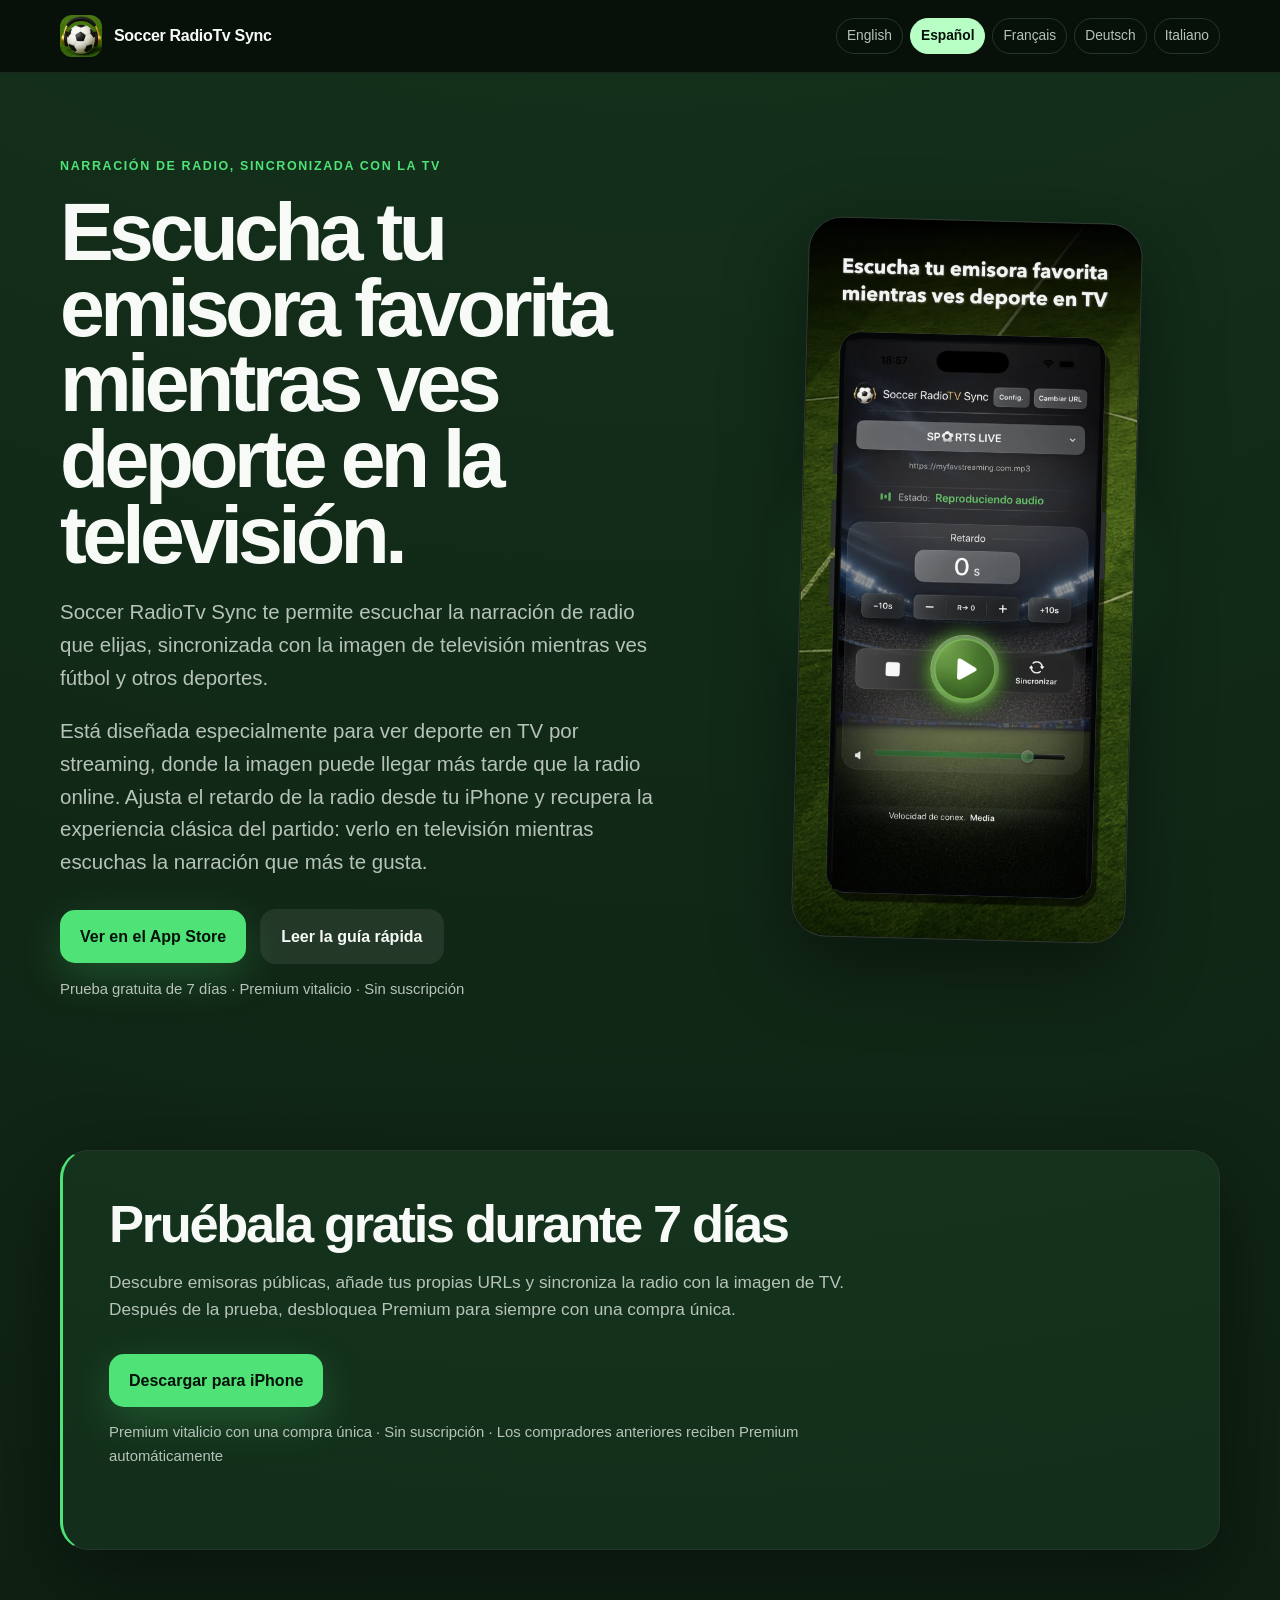
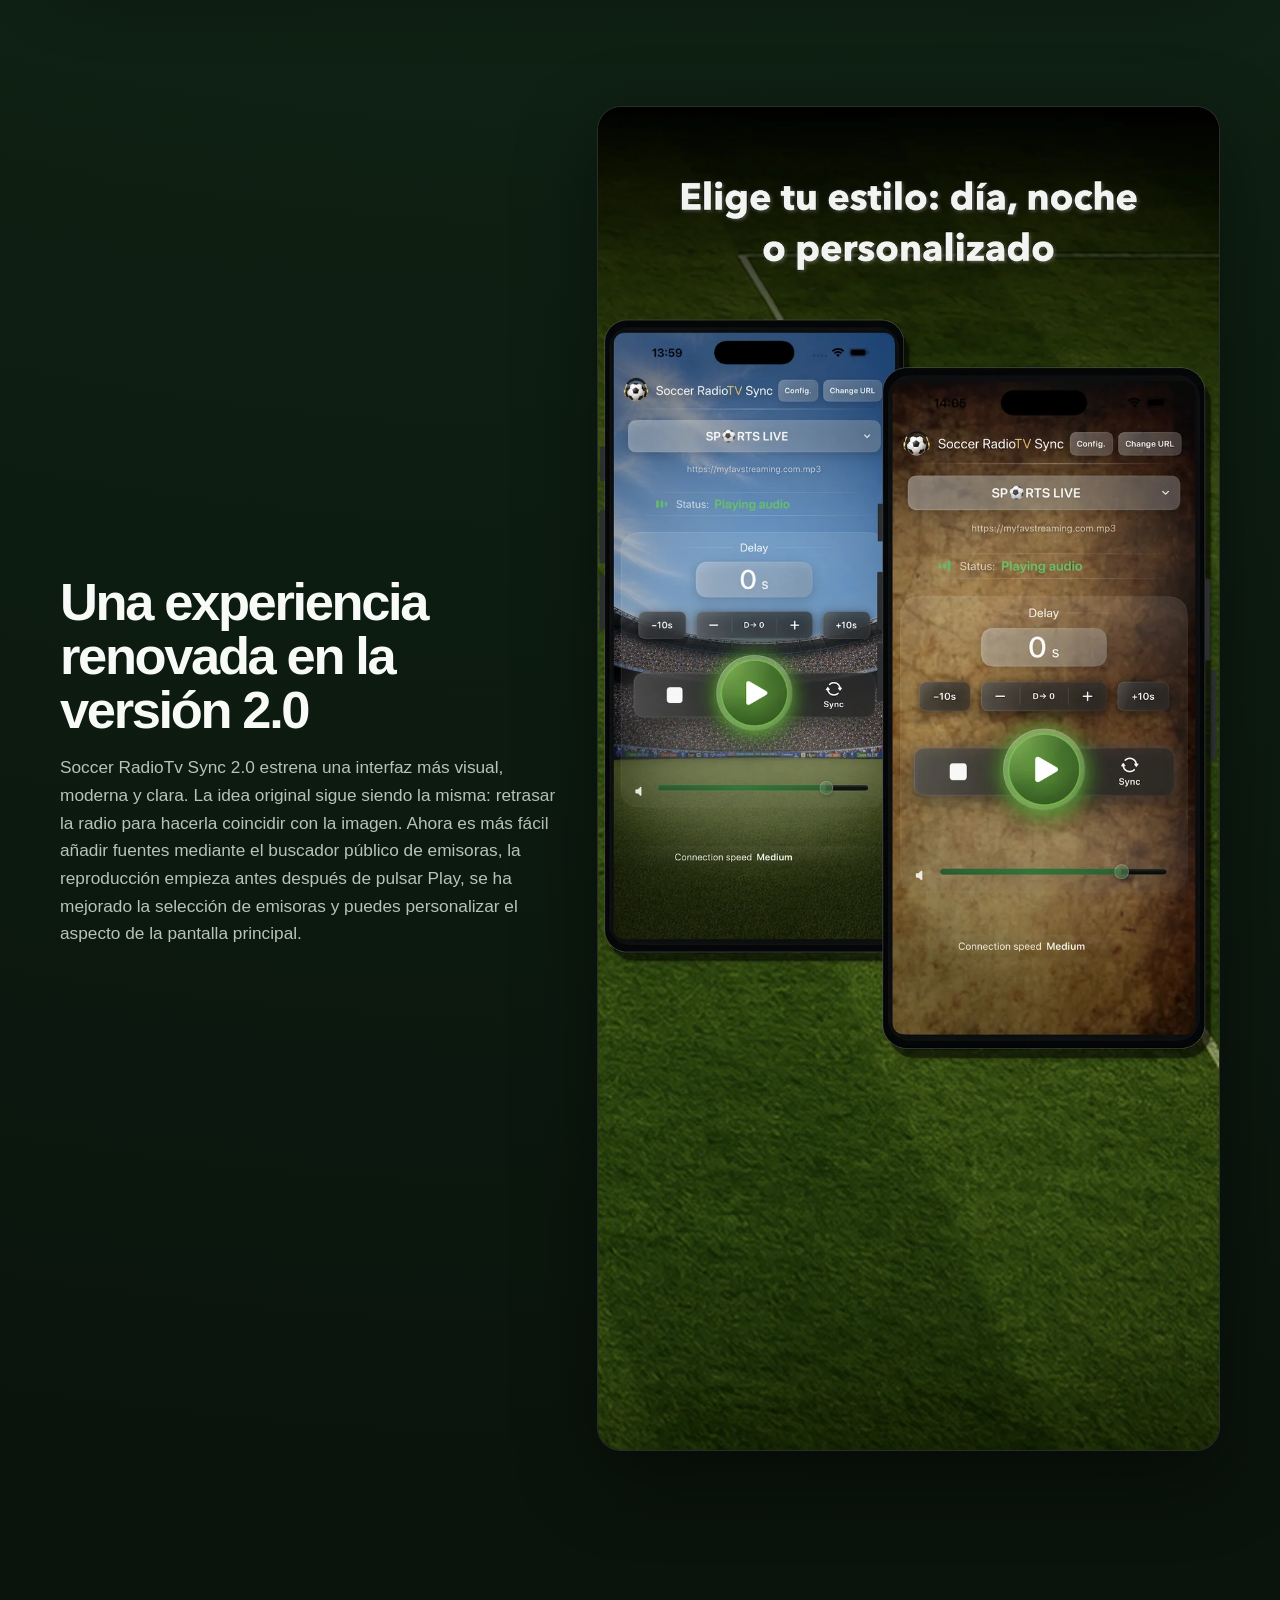
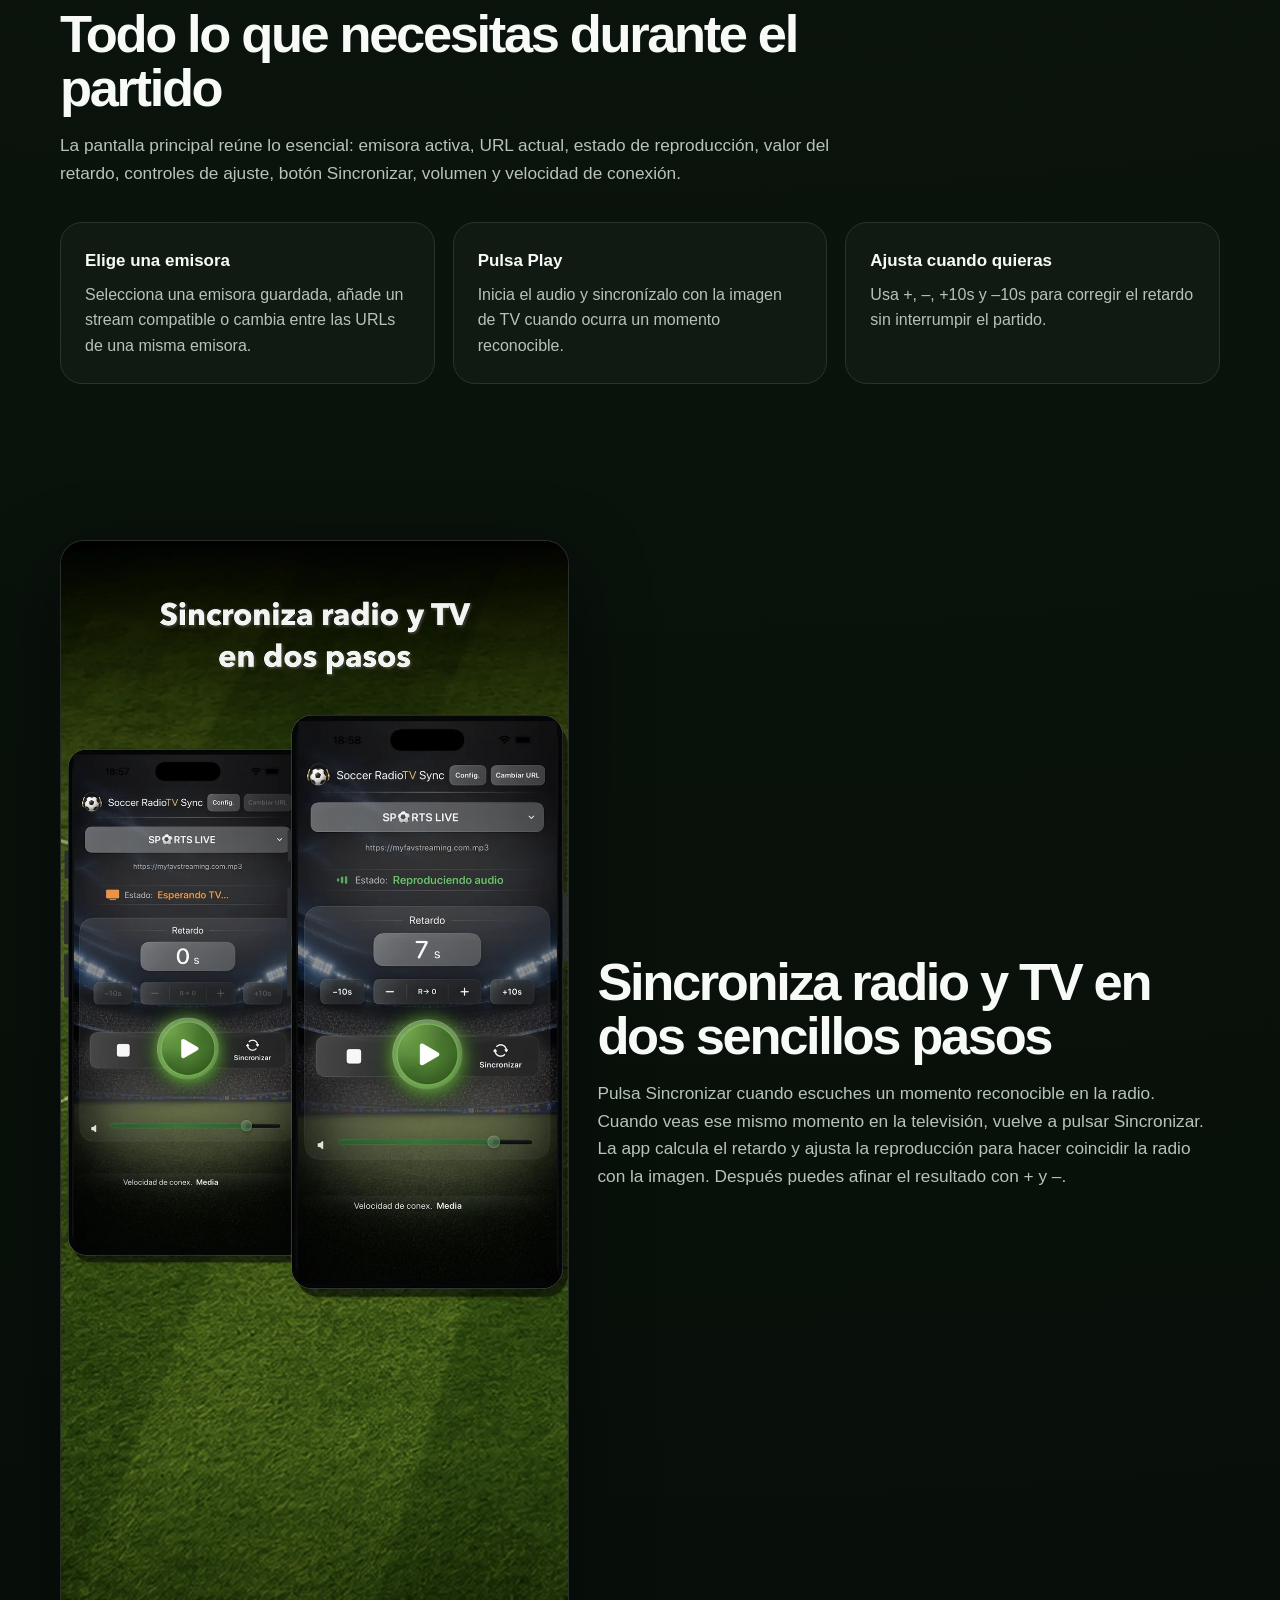
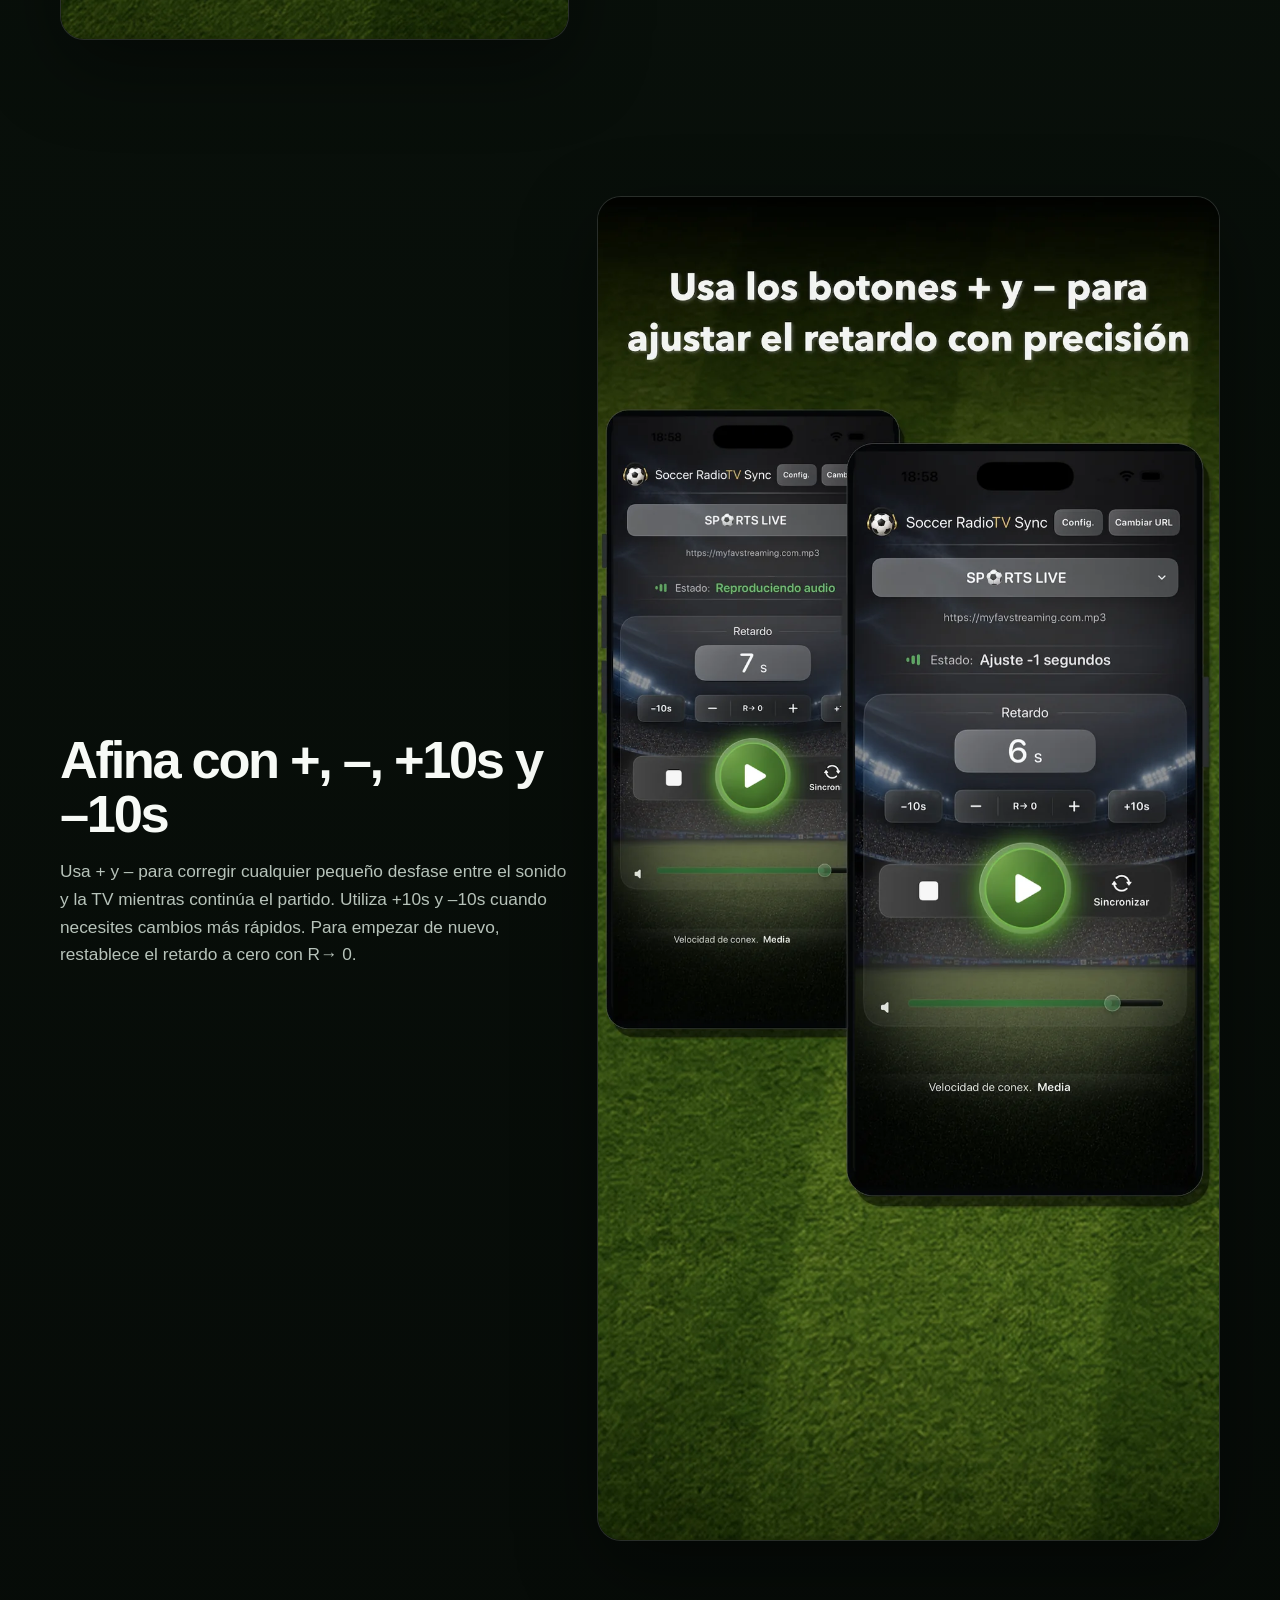
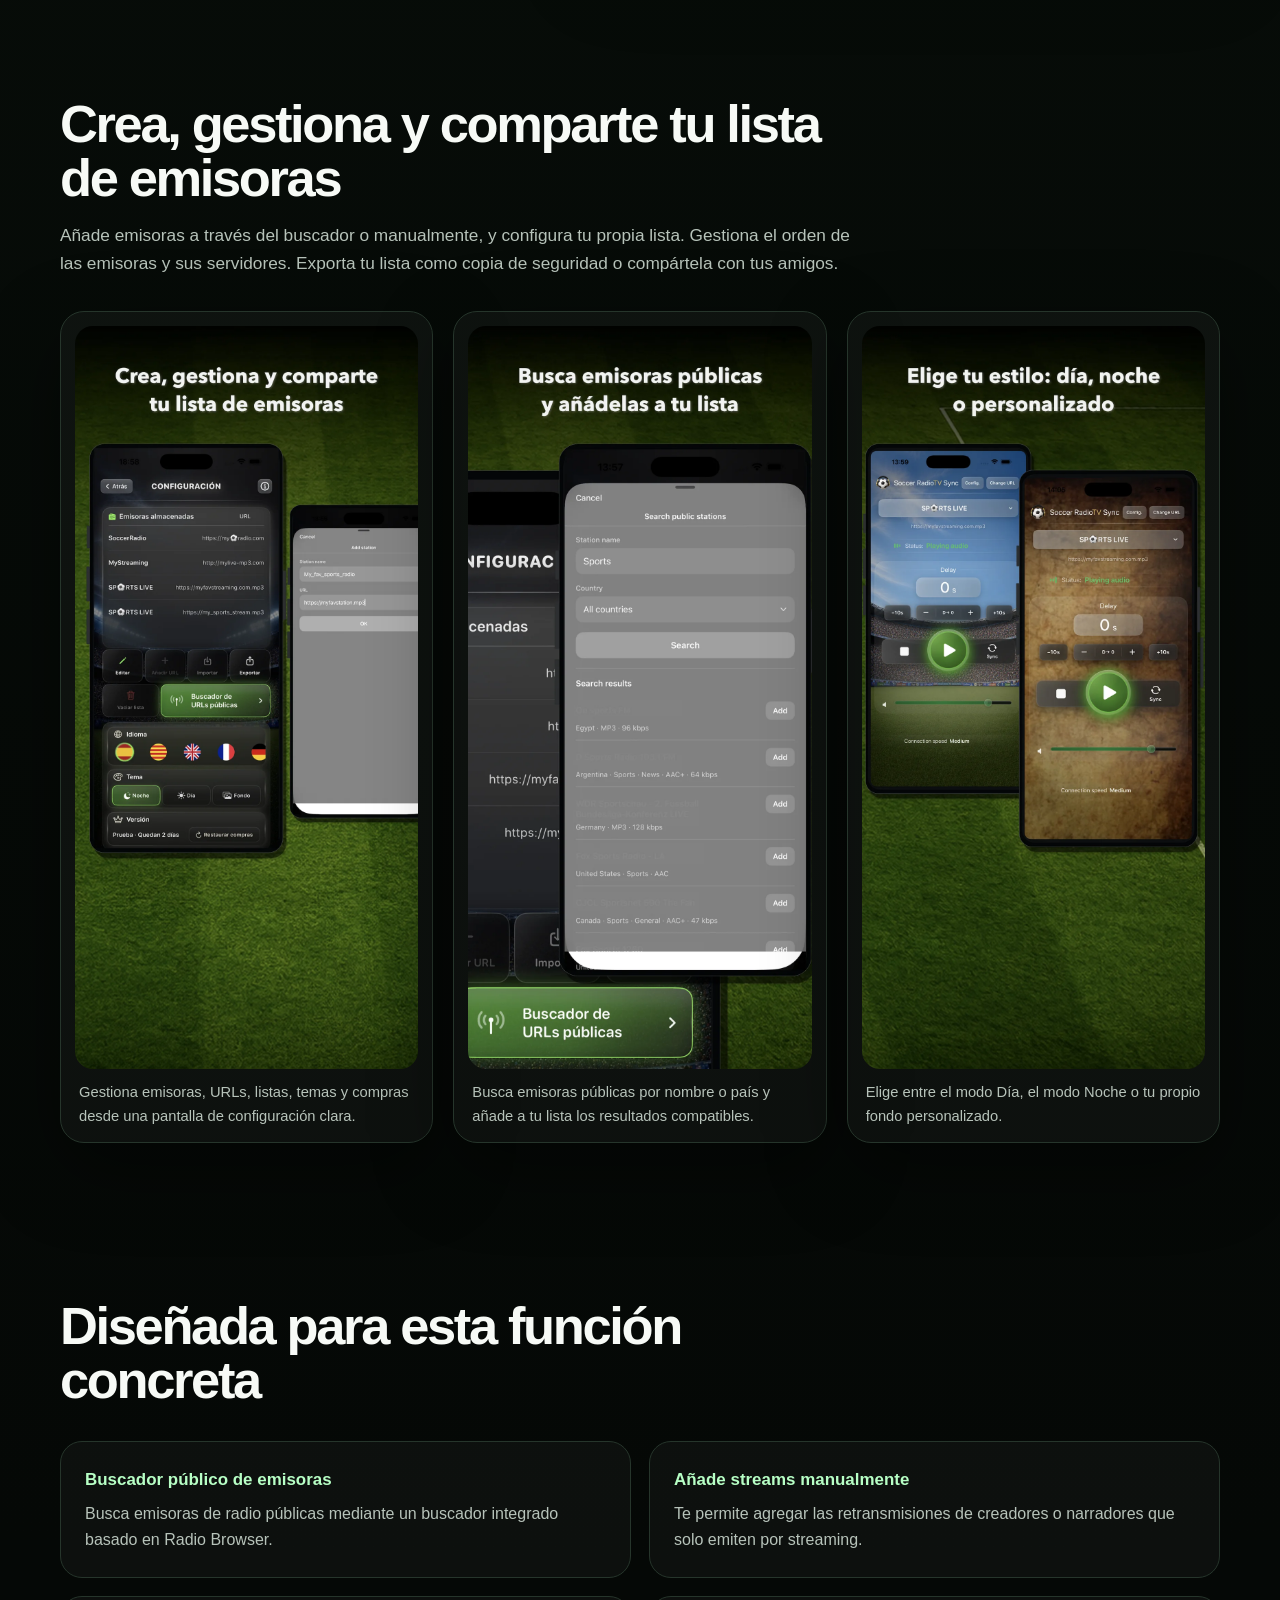
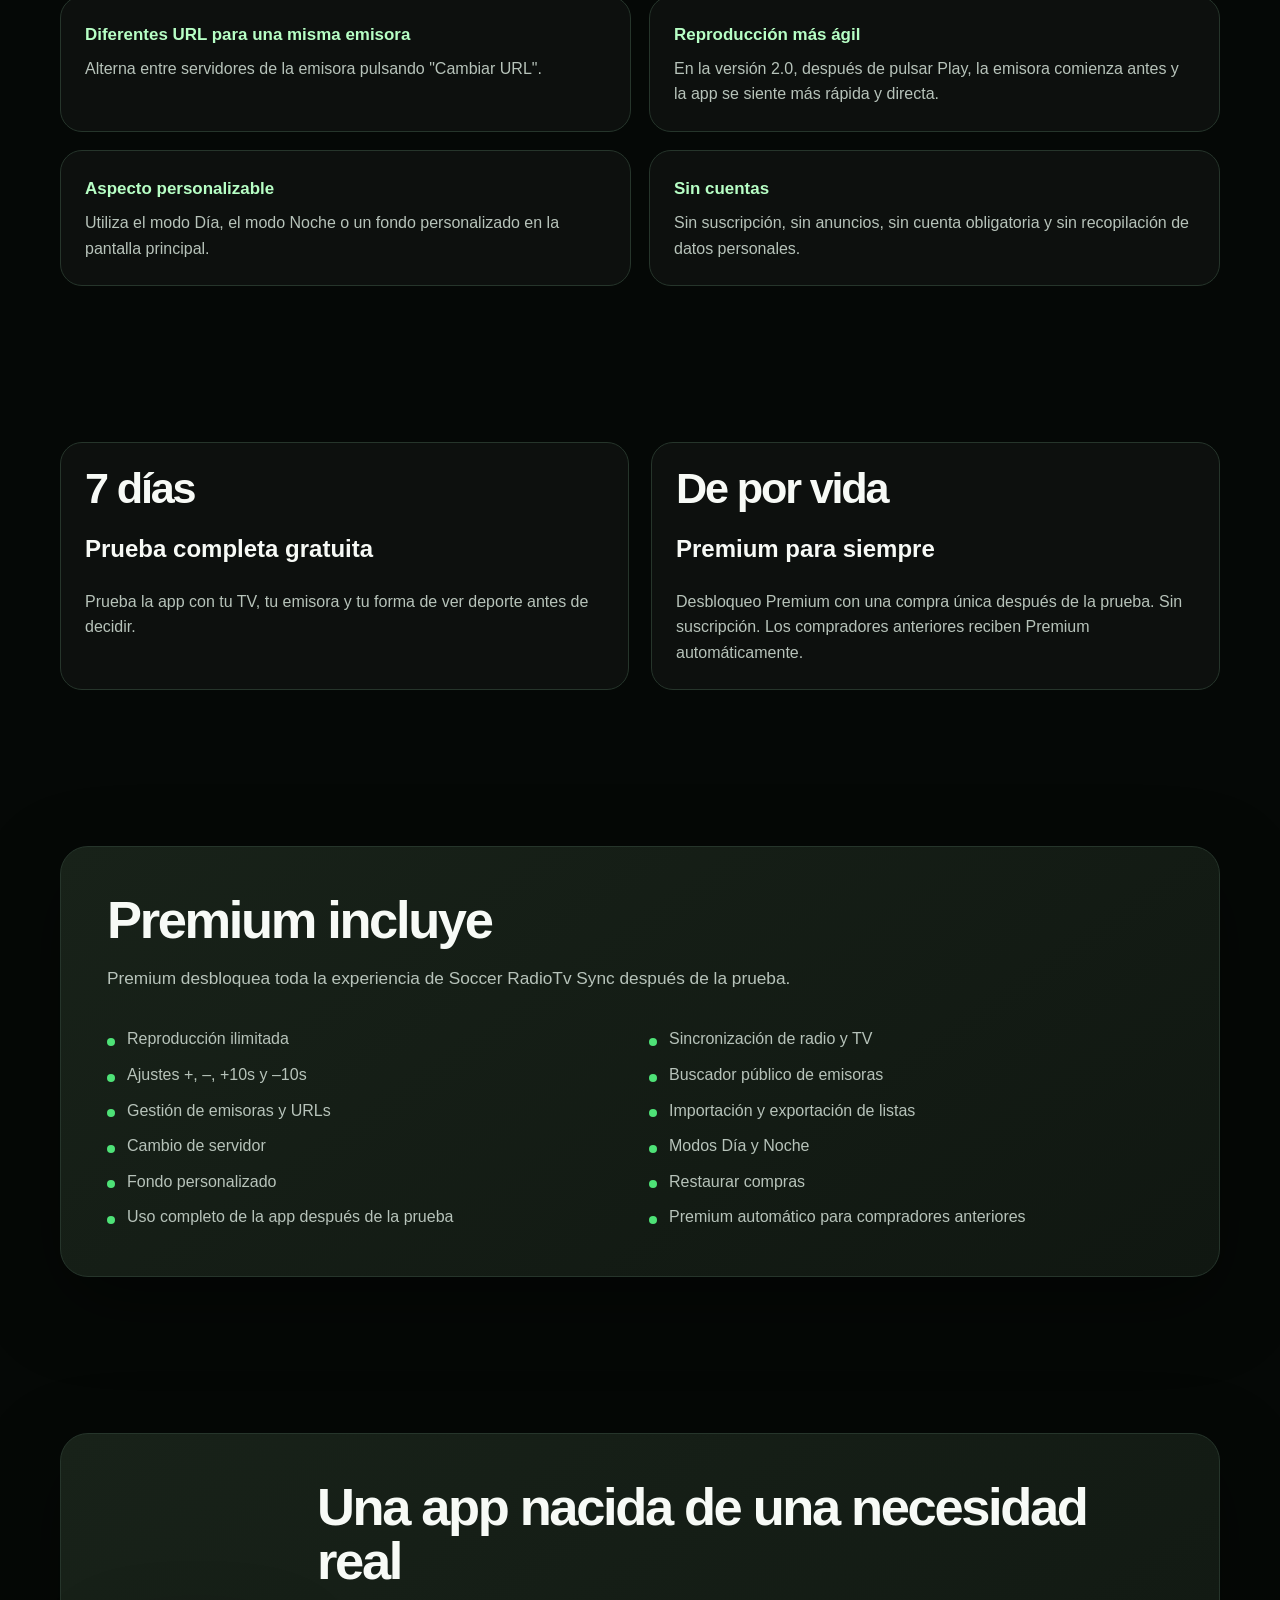
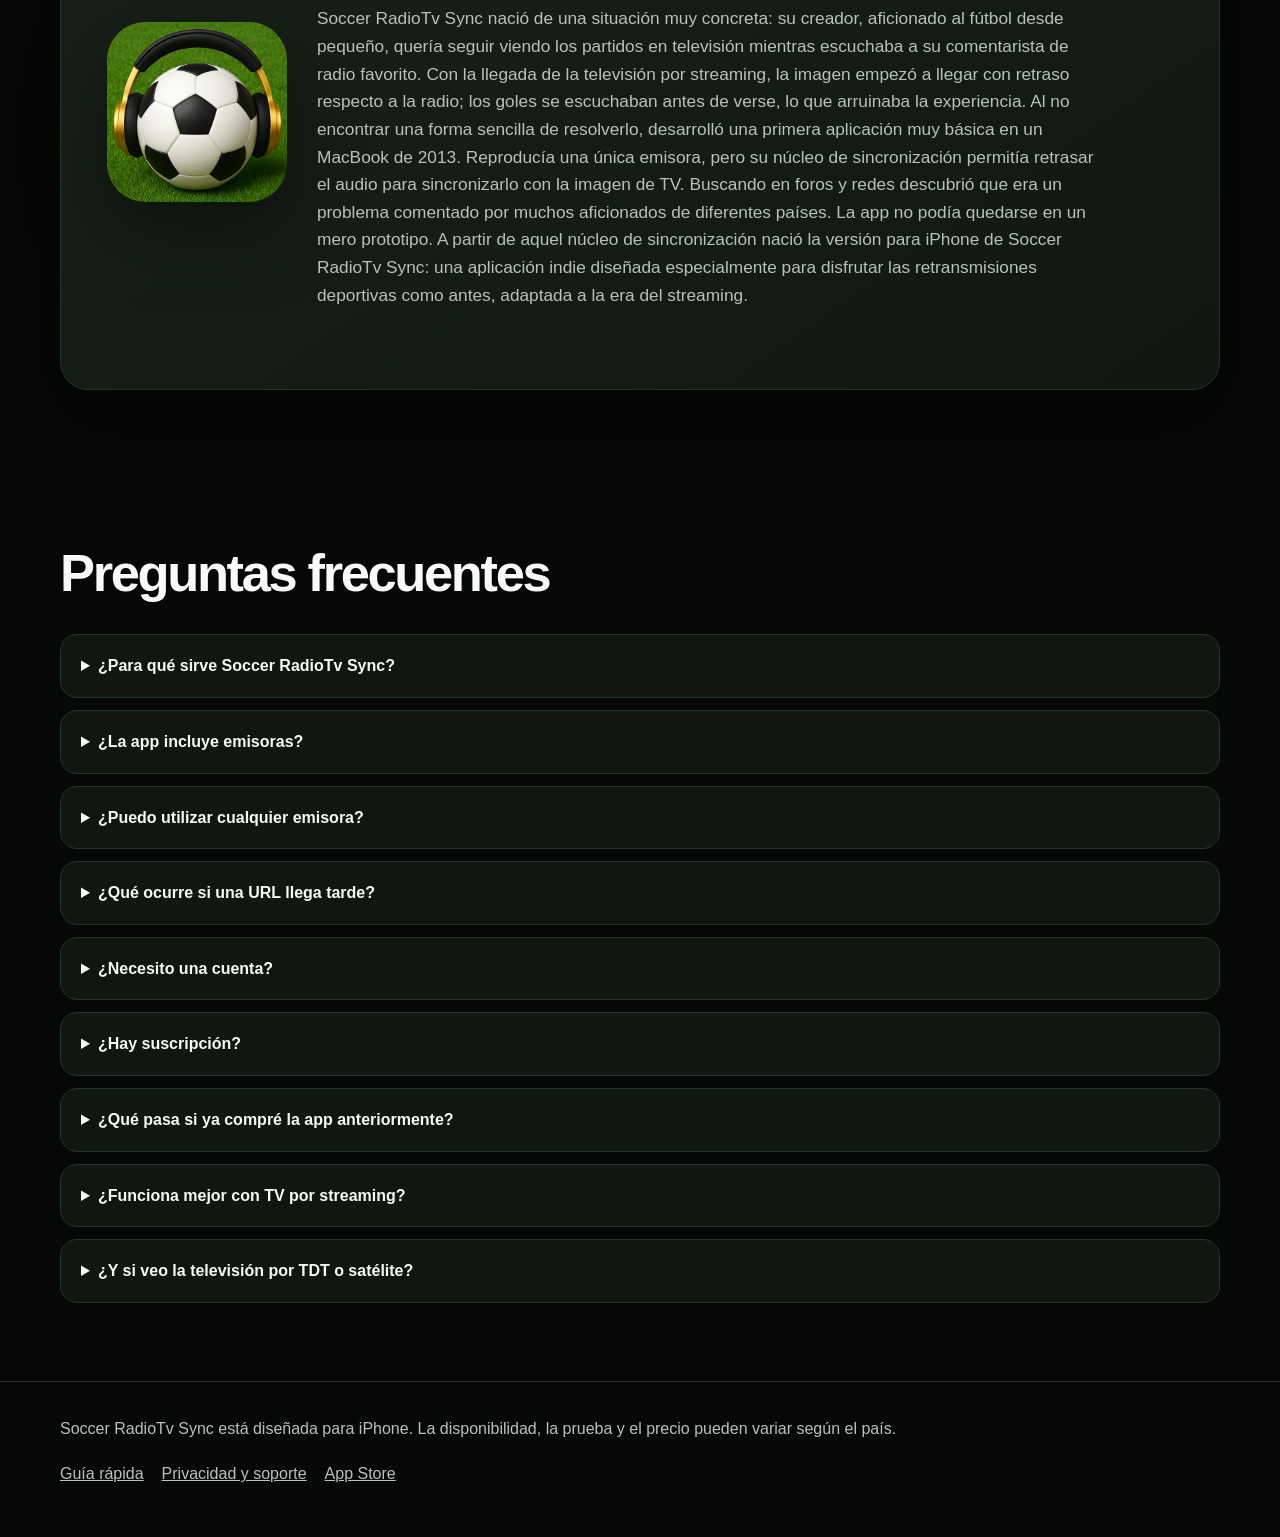
<file: es/index.html>
<!doctype html>
<html lang="es">
<head>
<meta charset="utf-8">
<meta name="viewport" content="width=device-width,initial-scale=1">
<meta name="robots" content="index,follow,max-image-preview:large">
<title>Soccer RadioTv Sync | Radio sincronizada con la TV</title>
<meta name="description" content="Escucha tu emisora favorita sincronizada con la imagen de TV mientras ves deporte. Prueba gratuita de 7 días, buscador de emisoras públicas y Premium vitalicio.">
<link rel="canonical" href="https://soccerrtvs.github.io/es/">
<link rel="alternate" hreflang="en" href="https://soccerrtvs.github.io/">
<link rel="alternate" hreflang="es" href="https://soccerrtvs.github.io/es/">
<link rel="alternate" hreflang="fr" href="https://soccerrtvs.github.io/fr/">
<link rel="alternate" hreflang="de" href="https://soccerrtvs.github.io/de/">
<link rel="alternate" hreflang="it" href="https://soccerrtvs.github.io/it/">
<link rel="alternate" hreflang="x-default" href="https://soccerrtvs.github.io/">
<link rel="icon" href="../assets/favicon.png">
<link rel="apple-touch-icon" href="../assets/apple-touch-icon.png">
<link rel="stylesheet" href="../assets/styles.css">
<meta property="og:type" content="website">
<meta property="og:locale" content="es_ES">
<meta property="og:title" content="Soccer RadioTv Sync | Radio sincronizada con la TV">
<meta property="og:description" content="Escucha tu emisora favorita sincronizada con la imagen de TV mientras ves deporte. Prueba gratuita de 7 días, buscador de emisoras públicas y Premium vitalicio.">
<meta property="og:url" content="https://soccerrtvs.github.io/es/">
<meta property="og:image" content="https://soccerrtvs.github.io/assets/og/es.jpg">
<meta property="og:image:width" content="1200">
<meta property="og:image:height" content="630">
<meta property="og:site_name" content="Soccer RadioTv Sync">
<meta name="twitter:card" content="summary_large_image">
<meta name="twitter:title" content="Soccer RadioTv Sync | Radio sincronizada con la TV">
<meta name="twitter:description" content="Escucha tu emisora favorita sincronizada con la imagen de TV mientras ves deporte. Prueba gratuita de 7 días, buscador de emisoras públicas y Premium vitalicio.">
<meta name="twitter:image" content="https://soccerrtvs.github.io/assets/og/es.jpg">
<meta name="theme-color" content="#071008">
<script type="application/ld+json">{"@context":"https://schema.org","@type":"SoftwareApplication","name":"Soccer RadioTv Sync","operatingSystem":"iOS","applicationCategory":"EntertainmentApplication","description":"Soccer RadioTv Sync te permite escuchar la narración de radio que elijas, sincronizada con la imagen de televisión mientras ves fútbol y otros deportes.","url":"https://soccerrtvs.github.io/es/","downloadUrl":"https://apps.apple.com/app/soccer-radiotv-sync/id6762045807","image":"https://soccerrtvs.github.io/assets/icon-512.webp","offers":{"@type":"Offer","price":"0","priceCurrency":"EUR","availability":"https://schema.org/InStock"},"author":{"@type":"Organization","name":"Soccer RadioTv Sync"}}</script>
<script type="application/ld+json">{"@context":"https://schema.org","@type":"FAQPage","mainEntity":[{"@type":"Question","name":"¿Para qué sirve Soccer RadioTv Sync?","acceptedAnswer":{"@type":"Answer","text":"Permite escuchar un stream de radio online compatible sincronizado con la imagen de TV mientras ves deporte, especialmente cuando la TV por streaming llega más tarde que la radio online."}},{"@type":"Question","name":"¿La app incluye emisoras?","acceptedAnswer":{"@type":"Answer","text":"La app permite buscar emisoras públicas mediante un buscador integrado basado en Radio Browser. También puedes añadir manualmente tus propias URLs compatibles."}},{"@type":"Question","name":"¿Hay suscripción?","acceptedAnswer":{"@type":"Answer","text":"No. La app ofrece una prueba gratuita de 7 días y después un desbloqueo Premium vitalicio mediante una compra única."}},{"@type":"Question","name":"¿Qué pasa si ya compré la app anteriormente?","acceptedAnswer":{"@type":"Answer","text":"Los compradores anteriores reciben Premium vitalicio automáticamente."}}]}</script>
</head>
<body>
<a class="skip" href="#main">Saltar al contenido</a>
<header class="topbar"><div class="wrap topinner">
<a class="brand" href="/es/"><img src="../assets/icon-512.webp" alt="" width="42" height="42"><span>Soccer RadioTv Sync</span></a>
<nav class="langs" aria-label="Idioma"><a href="/" hreflang="en" lang="en">English</a><a href="/es/" hreflang="es" lang="es" aria-current="page">Español</a><a href="/fr/" hreflang="fr" lang="fr">Français</a><a href="/de/" hreflang="de" lang="de">Deutsch</a><a href="/it/" hreflang="it" lang="it">Italiano</a></nav>
</div></header>
<main id="main">
<section class="hero"><div class="wrap hero-grid"><div>
<div class="eyebrow">Narración de radio, sincronizada con la TV</div>
<h1>Escucha tu emisora favorita mientras ves deporte en la televisión.</h1>
<p class="lead">Soccer RadioTv Sync te permite escuchar la narración de radio que elijas, sincronizada con la imagen de televisión mientras ves fútbol y otros deportes.</p>
<p class="lead">Está diseñada especialmente para ver deporte en TV por streaming, donde la imagen puede llegar más tarde que la radio online. Ajusta el retardo de la radio desde tu iPhone y recupera la experiencia clásica del partido: verlo en televisión mientras escuchas la narración que más te gusta.</p>
<div class="actions"><a class="btn" href="https://apps.apple.com/app/soccer-radiotv-sync/id6762045807" rel="noopener">Ver en el App Store</a><a class="btn secondary" href="/es/como-sincronizar-radio-con-tv/">Leer la guía rápida</a><span class="micro">Prueba gratuita de 7 días · Premium vitalicio · Sin suscripción</span></div>
</div><div class="phone-stage"><div class="glow"></div><img class="hero-shot" decoding="async" fetchpriority="high" src="../assets/es/appstore-1.webp" alt="Gestiona emisoras, URLs, listas, temas y compras desde una pantalla de configuración clara." width="1000" height="2164"></div></div></section>
<section><div class="wrap"><div class="panel guide-callout"><div class="section-head"><h2>Pruébala gratis durante 7 días</h2><p>Descubre emisoras públicas, añade tus propias URLs y sincroniza la radio con la imagen de TV. Después de la prueba, desbloquea Premium para siempre con una compra única.</p><div class="actions"><a class="btn" href="https://apps.apple.com/app/soccer-radiotv-sync/id6762045807" rel="noopener">Descargar para iPhone</a><span class="micro">Premium vitalicio con una compra única · Sin suscripción · Los compradores anteriores reciben Premium automáticamente</span></div></div></div></div></section>
<section><div class="wrap wide-shot"><div><div class="section-head"><h2>Una experiencia renovada en la versión 2.0</h2><p>Soccer RadioTv Sync 2.0 estrena una interfaz más visual, moderna y clara. La idea original sigue siendo la misma: retrasar la radio para hacerla coincidir con la imagen. Ahora es más fácil añadir fuentes mediante el buscador público de emisoras, la reproducción empieza antes después de pulsar Play, se ha mejorado la selección de emisoras y puedes personalizar el aspecto de la pantalla principal.</p></div></div><img src="../assets/es/appstore-6.webp" alt="Elige entre el modo Día, el modo Noche o tu propio fondo personalizado." loading="lazy" decoding="async" width="1000" height="2164"></div></section>
<section><div class="wrap"><div class="section-head"><h2>Todo lo que necesitas durante el partido</h2><p>La pantalla principal reúne lo esencial: emisora activa, URL actual, estado de reproducción, valor del retardo, controles de ajuste, botón Sincronizar, volumen y velocidad de conexión.</p></div><div class="steps"><article class="step"><h3>Elige una emisora</h3><p>Selecciona una emisora guardada, añade un stream compatible o cambia entre las URLs de una misma emisora.</p></article><article class="step"><h3>Pulsa Play</h3><p>Inicia el audio y sincronízalo con la imagen de TV cuando ocurra un momento reconocible.</p></article><article class="step"><h3>Ajusta cuando quieras</h3><p>Usa +, –, +10s y –10s para corregir el retardo sin interrumpir el partido.</p></article></div></div></section>
<section><div class="wrap wide-shot"><img src="../assets/es/appstore-2.webp" alt="Sincroniza radio y TV en dos sencillos pasos" loading="lazy" decoding="async" width="1000" height="2164"><div><div class="section-head"><h2>Sincroniza radio y TV en dos sencillos pasos</h2><p>Pulsa Sincronizar cuando escuches un momento reconocible en la radio. Cuando veas ese mismo momento en la televisión, vuelve a pulsar Sincronizar. La app calcula el retardo y ajusta la reproducción para hacer coincidir la radio con la imagen. Después puedes afinar el resultado con + y –.</p></div></div></div></section>
<section><div class="wrap wide-shot"><div><div class="section-head"><h2>Afina con +, –, +10s y –10s</h2><p>Usa + y – para corregir cualquier pequeño desfase entre el sonido y la TV mientras continúa el partido. Utiliza +10s y –10s cuando necesites cambios más rápidos. Para empezar de nuevo, restablece el retardo a cero con R→ 0.</p></div></div><img src="../assets/es/appstore-3.webp" alt="Afina con +, –, +10s y –10s" loading="lazy" decoding="async" width="1000" height="2164"></div></section>
<section><div class="wrap"><div class="section-head"><h2>Crea, gestiona y comparte tu lista de emisoras</h2><p>Añade emisoras a través del buscador o manualmente, y configura tu propia lista. Gestiona el orden de las emisoras y sus servidores. Exporta tu lista como copia de seguridad o compártela con tus amigos.</p></div><div class="screenshot-grid"><figure class="shot-card"><img src="../assets/es/appstore-4.webp" alt="Gestiona emisoras, URLs, listas, temas y compras desde una pantalla de configuración clara." loading="lazy" decoding="async" width="1000" height="2164"><figcaption>Gestiona emisoras, URLs, listas, temas y compras desde una pantalla de configuración clara.</figcaption></figure><figure class="shot-card"><img src="../assets/es/appstore-5.webp" alt="Busca emisoras públicas por nombre o país y añade a tu lista los resultados compatibles." loading="lazy" decoding="async" width="1000" height="2164"><figcaption>Busca emisoras públicas por nombre o país y añade a tu lista los resultados compatibles.</figcaption></figure><figure class="shot-card"><img src="../assets/es/appstore-6.webp" alt="Elige entre el modo Día, el modo Noche o tu propio fondo personalizado." loading="lazy" decoding="async" width="1000" height="2164"><figcaption>Elige entre el modo Día, el modo Noche o tu propio fondo personalizado.</figcaption></figure></div></div></section>
<section><div class="wrap"><div class="section-head"><h2>Diseñada para esta función concreta</h2></div><div class="features"><article class="feature"><h3>Buscador público de emisoras</h3><p>Busca emisoras de radio públicas mediante un buscador integrado basado en Radio Browser.</p></article><article class="feature"><h3>Añade streams manualmente</h3><p>Te permite agregar las retransmisiones de creadores o narradores que solo emiten por streaming.</p></article><article class="feature"><h3>Diferentes URL para una misma emisora</h3><p>Alterna entre servidores de la emisora pulsando &quot;Cambiar URL&quot;.</p></article><article class="feature"><h3>Reproducción más ágil</h3><p>En la versión 2.0, después de pulsar Play, la emisora comienza antes y la app se siente más rápida y directa.</p></article><article class="feature"><h3>Aspecto personalizable</h3><p>Utiliza el modo Día, el modo Noche o un fondo personalizado en la pantalla principal.</p></article><article class="feature"><h3>Sin cuentas</h3><p>Sin suscripción, sin anuncios, sin cuenta obligatoria y sin recopilación de datos personales.</p></article></div></div></section>
<section><div class="wrap price"><div class="price-card"><strong>7 días</strong><h2>Prueba completa gratuita</h2><p>Prueba la app con tu TV, tu emisora y tu forma de ver deporte antes de decidir.</p></div><div class="price-card"><strong>De por vida</strong><h2>Premium para siempre</h2><p>Desbloqueo Premium con una compra única después de la prueba. Sin suscripción. Los compradores anteriores reciben Premium automáticamente.</p></div></div></section>
<section><div class="wrap"><div class="panel"><div class="section-head"><h2>Premium incluye</h2><p>Premium desbloquea toda la experiencia de Soccer RadioTv Sync después de la prueba.</p></div><ul class="bullet-list"><li>Reproducción ilimitada</li><li>Sincronización de radio y TV</li><li>Ajustes +, –, +10s y –10s</li><li>Buscador público de emisoras</li><li>Gestión de emisoras y URLs</li><li>Importación y exportación de listas</li><li>Cambio de servidor</li><li>Modos Día y Noche</li><li>Fondo personalizado</li><li>Restaurar compras</li><li>Uso completo de la app después de la prueba</li><li>Premium automático para compradores anteriores</li></ul></div></div></section>
<section><div class="wrap"><div class="panel origin"><img src="../assets/icon-512.webp" alt="Soccer RadioTv Sync" width="180" height="180"><div><div class="section-head"><h2>Una app nacida de una necesidad real</h2><p>Soccer RadioTv Sync nació de una situación muy concreta: su creador, aficionado al fútbol desde pequeño, quería seguir viendo los partidos en televisión mientras escuchaba a su comentarista de radio favorito. Con la llegada de la televisión por streaming, la imagen empezó a llegar con retraso respecto a la radio; los goles se escuchaban antes de verse, lo que arruinaba la experiencia. Al no encontrar una forma sencilla de resolverlo, desarrolló una primera aplicación muy básica en un MacBook de 2013. Reproducía una única emisora, pero su núcleo de sincronización permitía retrasar el audio para sincronizarlo con la imagen de TV. Buscando en foros y redes descubrió que era un problema comentado por muchos aficionados de diferentes países. La app no podía quedarse en un mero prototipo. A partir de aquel núcleo de sincronización nació la versión para iPhone de Soccer RadioTv Sync: una aplicación indie diseñada especialmente para disfrutar las retransmisiones deportivas como antes, adaptada a la era del streaming.</p></div></div></div></div></section>
<section><div class="wrap"><div class="section-head"><h2>Preguntas frecuentes</h2></div><div class="faq"><details><summary>¿Para qué sirve Soccer RadioTv Sync?</summary><p>Permite escuchar un stream de radio online compatible sincronizado con la imagen de TV mientras ves deporte, especialmente cuando la TV por streaming llega más tarde que la radio online.</p></details><details><summary>¿La app incluye emisoras?</summary><p>La app permite buscar emisoras públicas mediante un buscador integrado basado en Radio Browser. También puedes añadir manualmente tus propias URLs compatibles.</p></details><details><summary>¿Puedo utilizar cualquier emisora?</summary><p>Puedes usar streams de audio online compatibles. Algunas emisoras, narradores, creadores y servicios ofrecen streams que pueden añadirse manualmente si son compatibles con el sistema de reproducción de la app.</p></details><details><summary>¿Qué ocurre si una URL llega tarde?</summary><p>Puedes probar otra URL o servidor de la misma emisora. Los distintos servidores pueden tener latencias diferentes.</p></details><details><summary>¿Necesito una cuenta?</summary><p>No. No necesitas crear ninguna cuenta.</p></details><details><summary>¿Hay suscripción?</summary><p>No. La app ofrece una prueba gratuita de 7 días y después un desbloqueo Premium vitalicio mediante una compra única.</p></details><details><summary>¿Qué pasa si ya compré la app anteriormente?</summary><p>Los compradores anteriores reciben Premium vitalicio automáticamente.</p></details><details><summary>¿Funciona mejor con TV por streaming?</summary><p>Ese es el escenario principal. En la TV por streaming, la imagen puede llegar más tarde que la radio online y la app puede retrasar la radio para sincronizarla con la imagen.</p></details><details><summary>¿Y si veo la televisión por TDT o satélite?</summary><p>Con la TDT o el satélite, los tiempos pueden ser diferentes porque la imagen puede llegar antes que la radio online. Soccer RadioTv Sync está pensada principalmente para situaciones en las que hay que retrasar la radio para hacerla coincidir con una imagen de TV que llega más tarde.</p></details></div></div></section>
</main>
<footer><div class="wrap foot"><div>Soccer RadioTv Sync está diseñada para iPhone. La disponibilidad, la prueba y el precio pueden variar según el país.</div><div class="footlinks"><a href="/es/como-sincronizar-radio-con-tv/">Guía rápida</a><a href="https://soccerrtvs.github.io/SoccerRadioTvSync/">Privacidad y soporte</a><a href="https://apps.apple.com/app/soccer-radiotv-sync/id6762045807">App Store</a></div></div></footer>
</body></html>
</file>
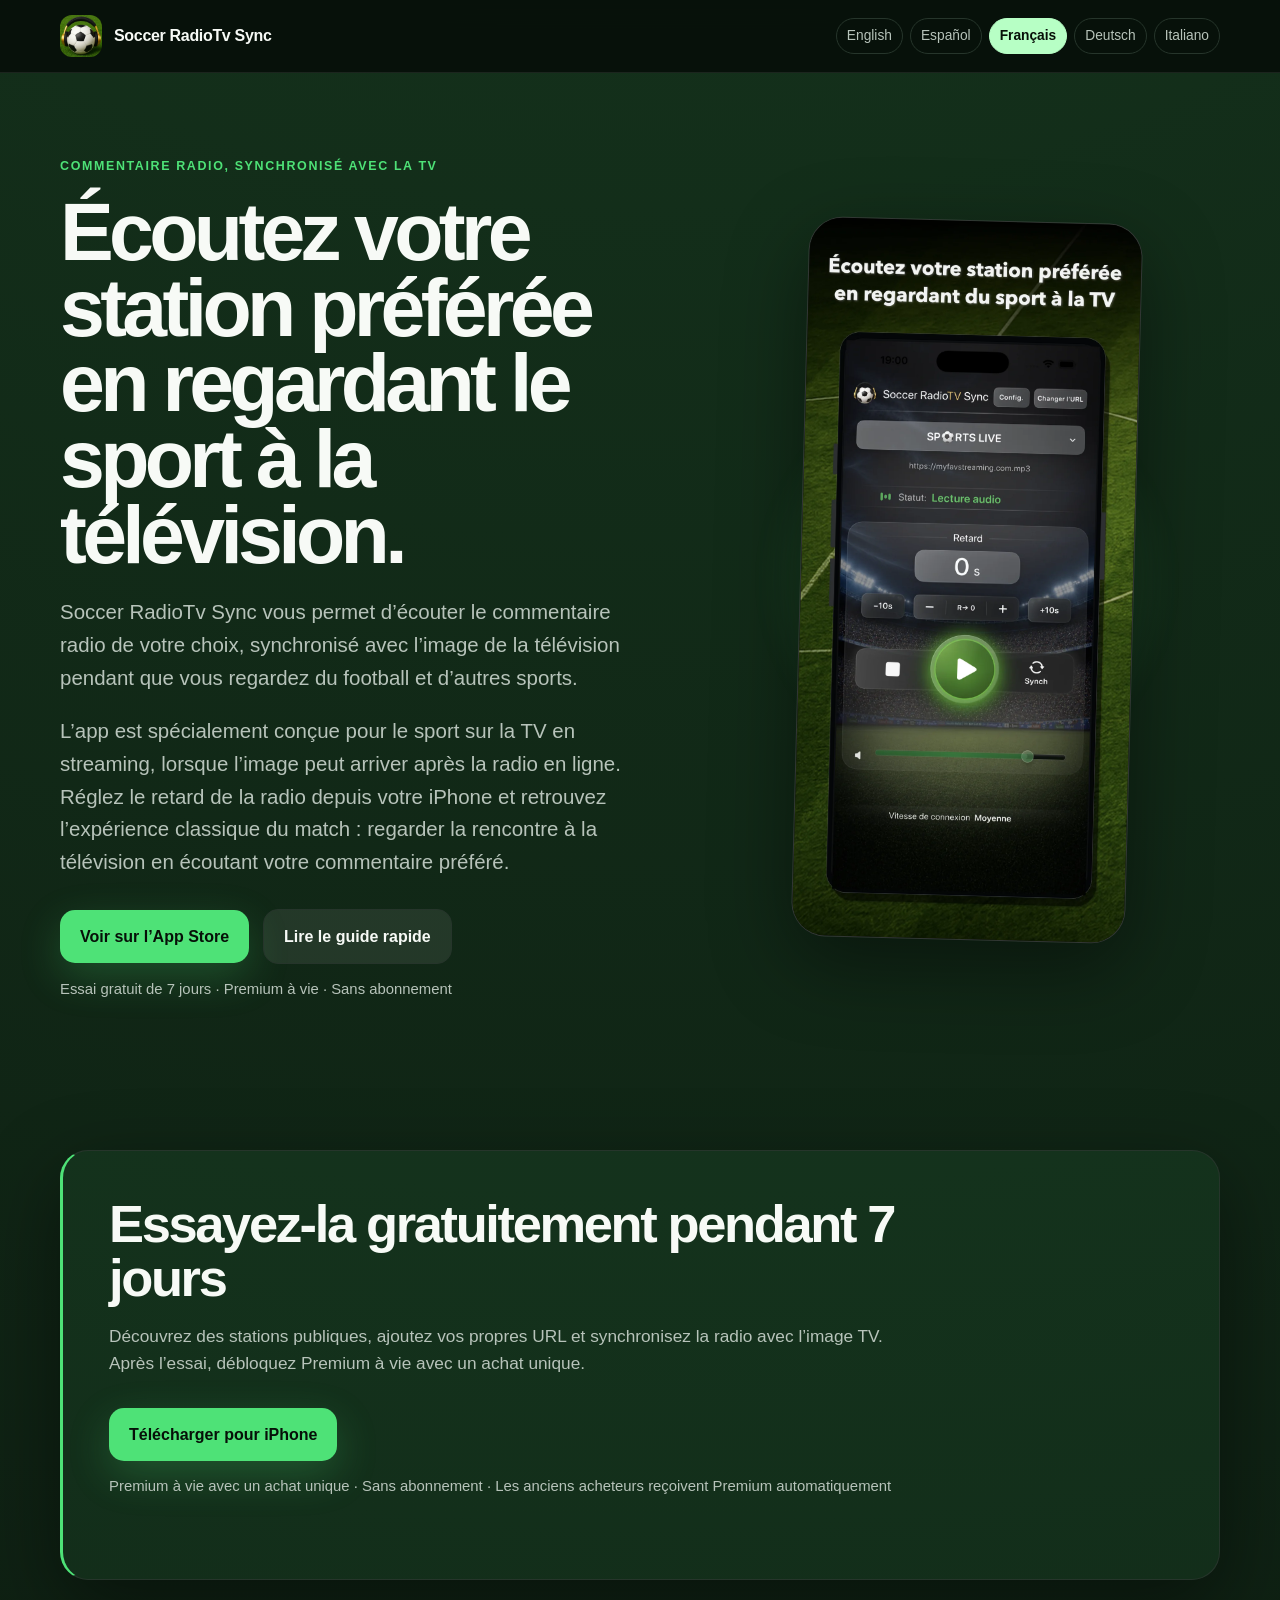
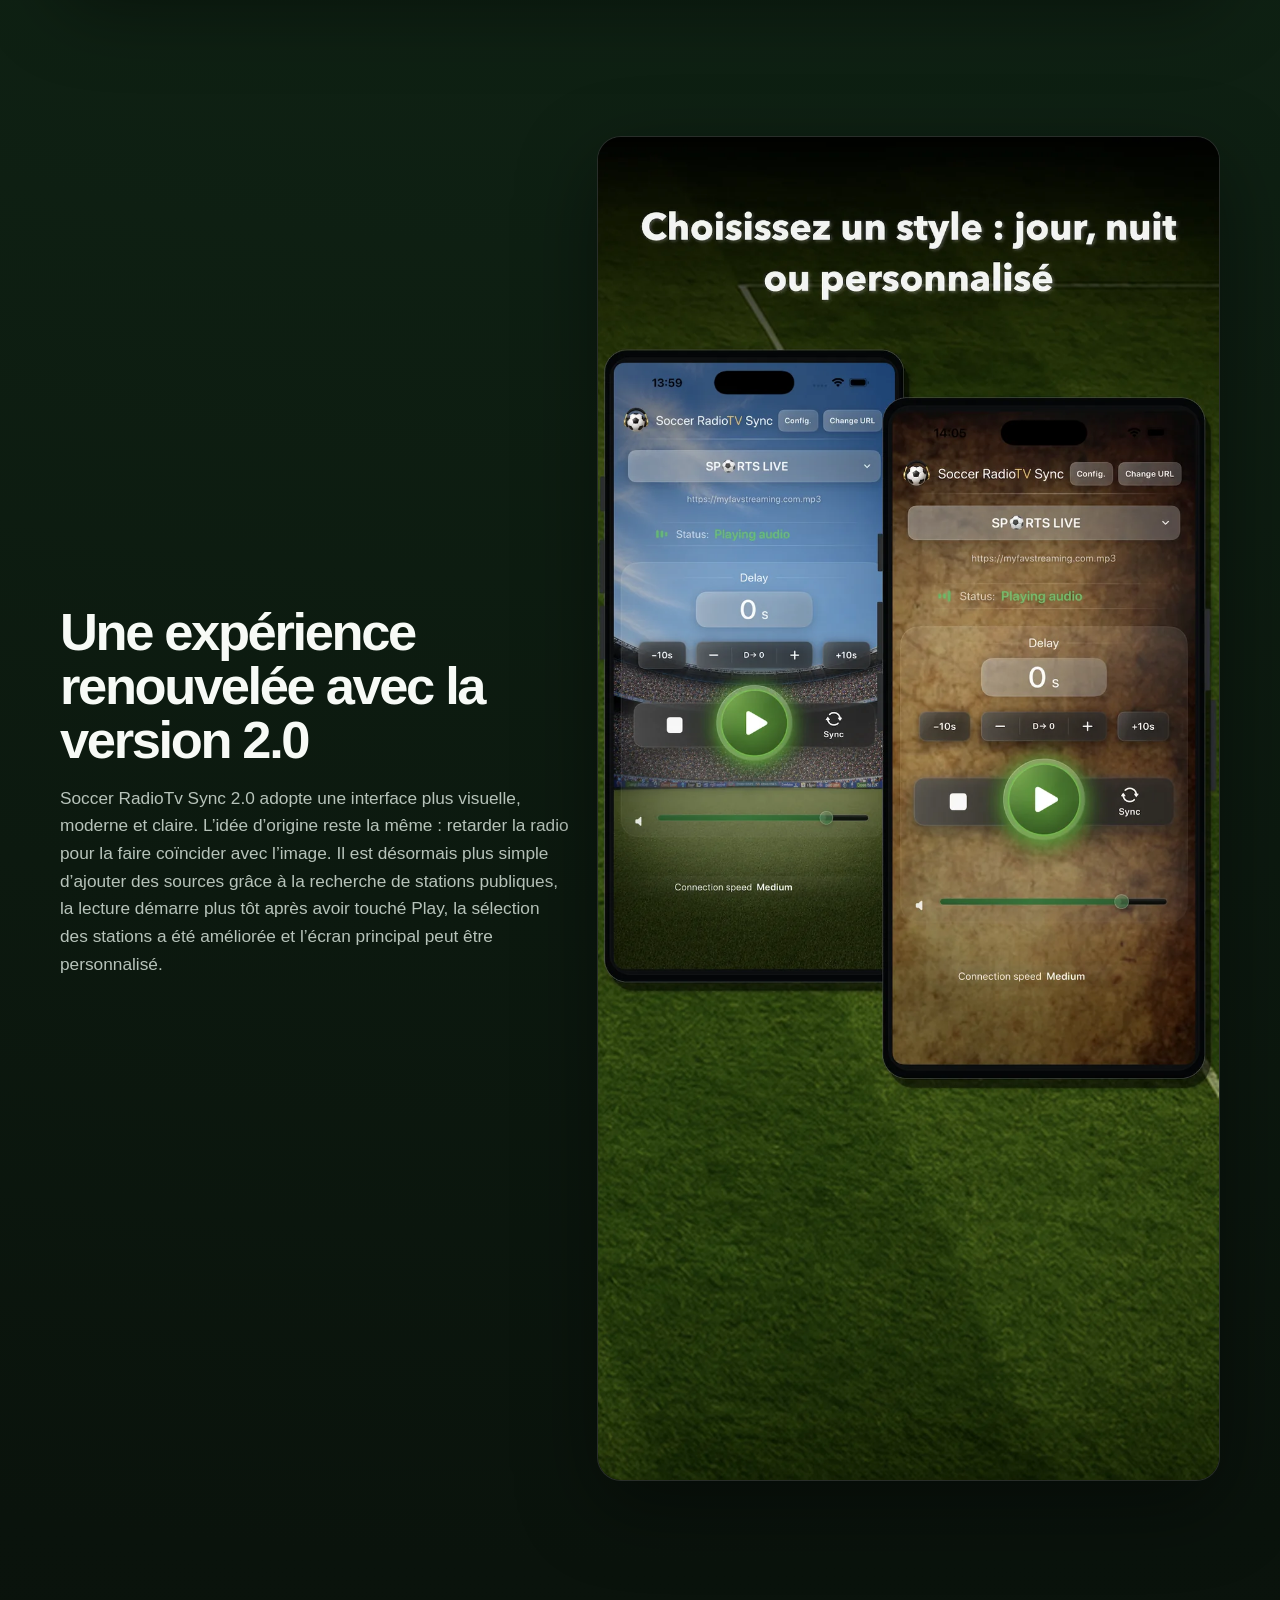
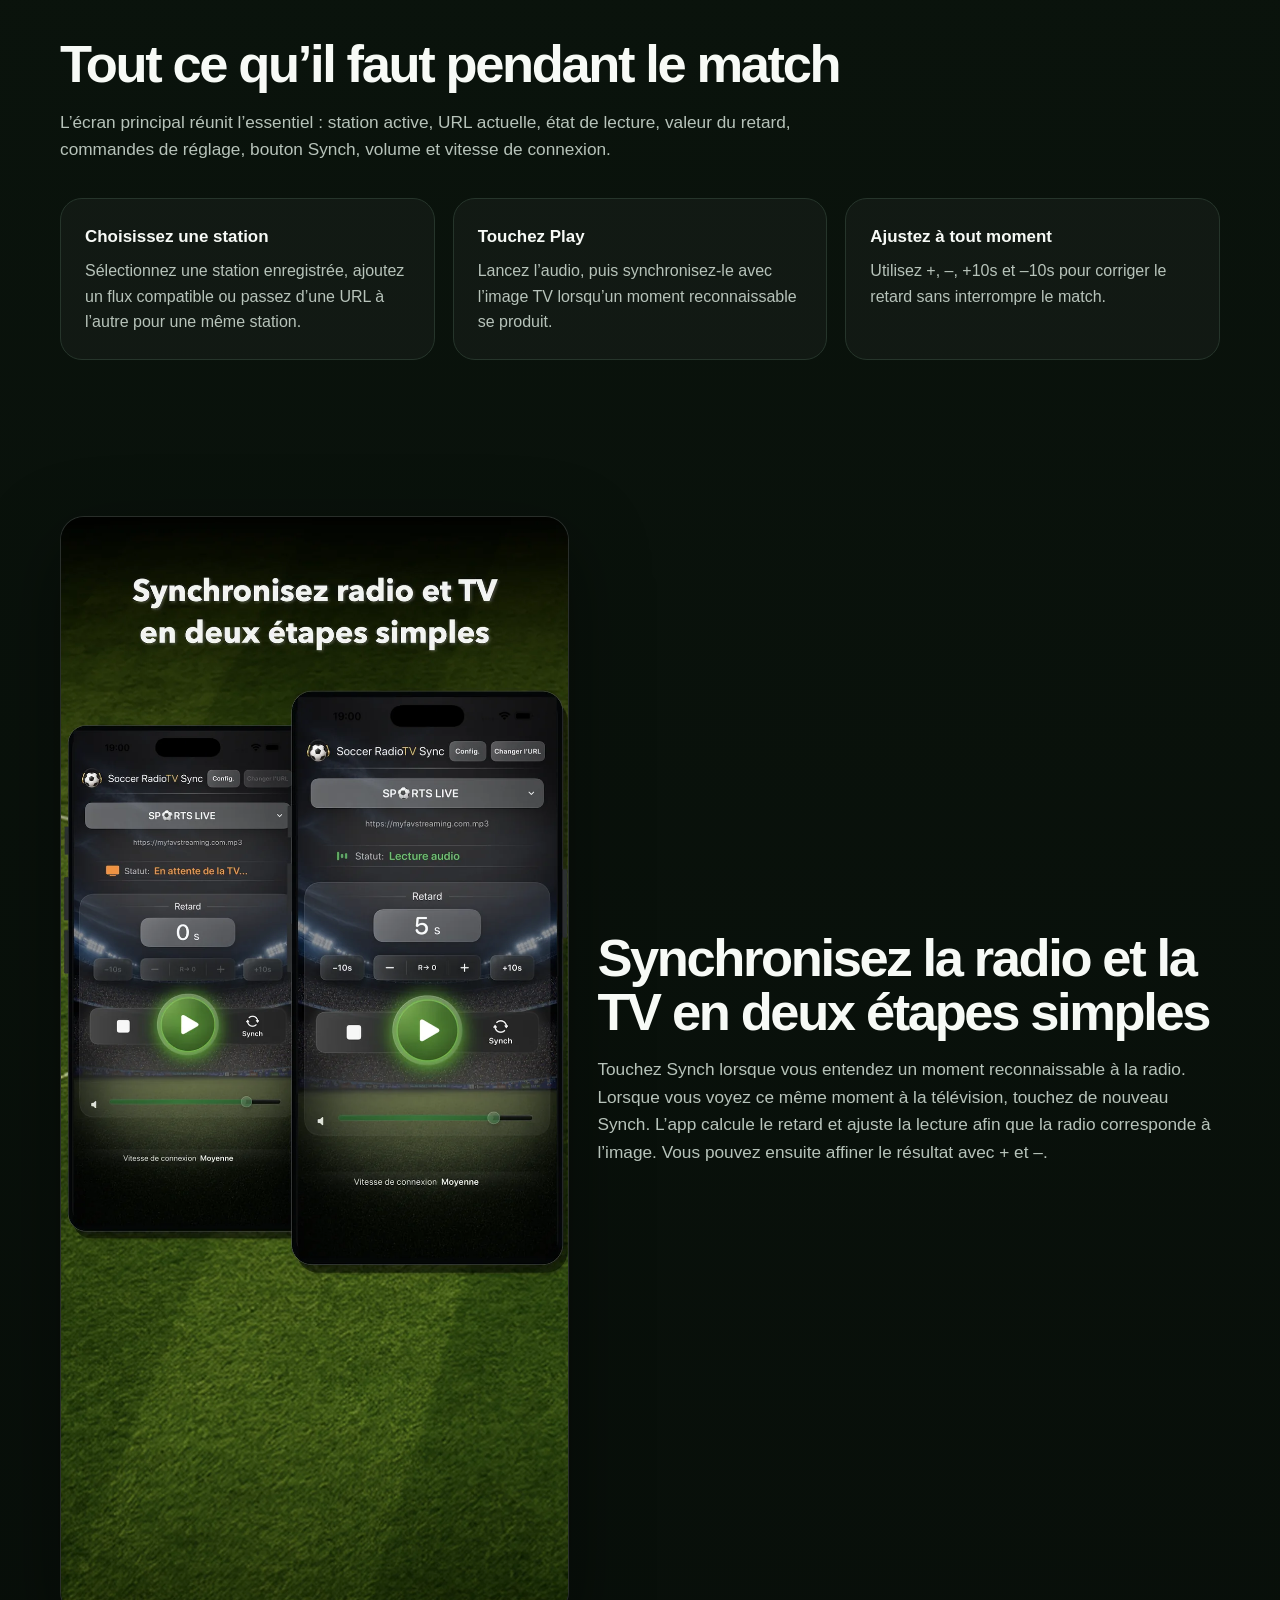
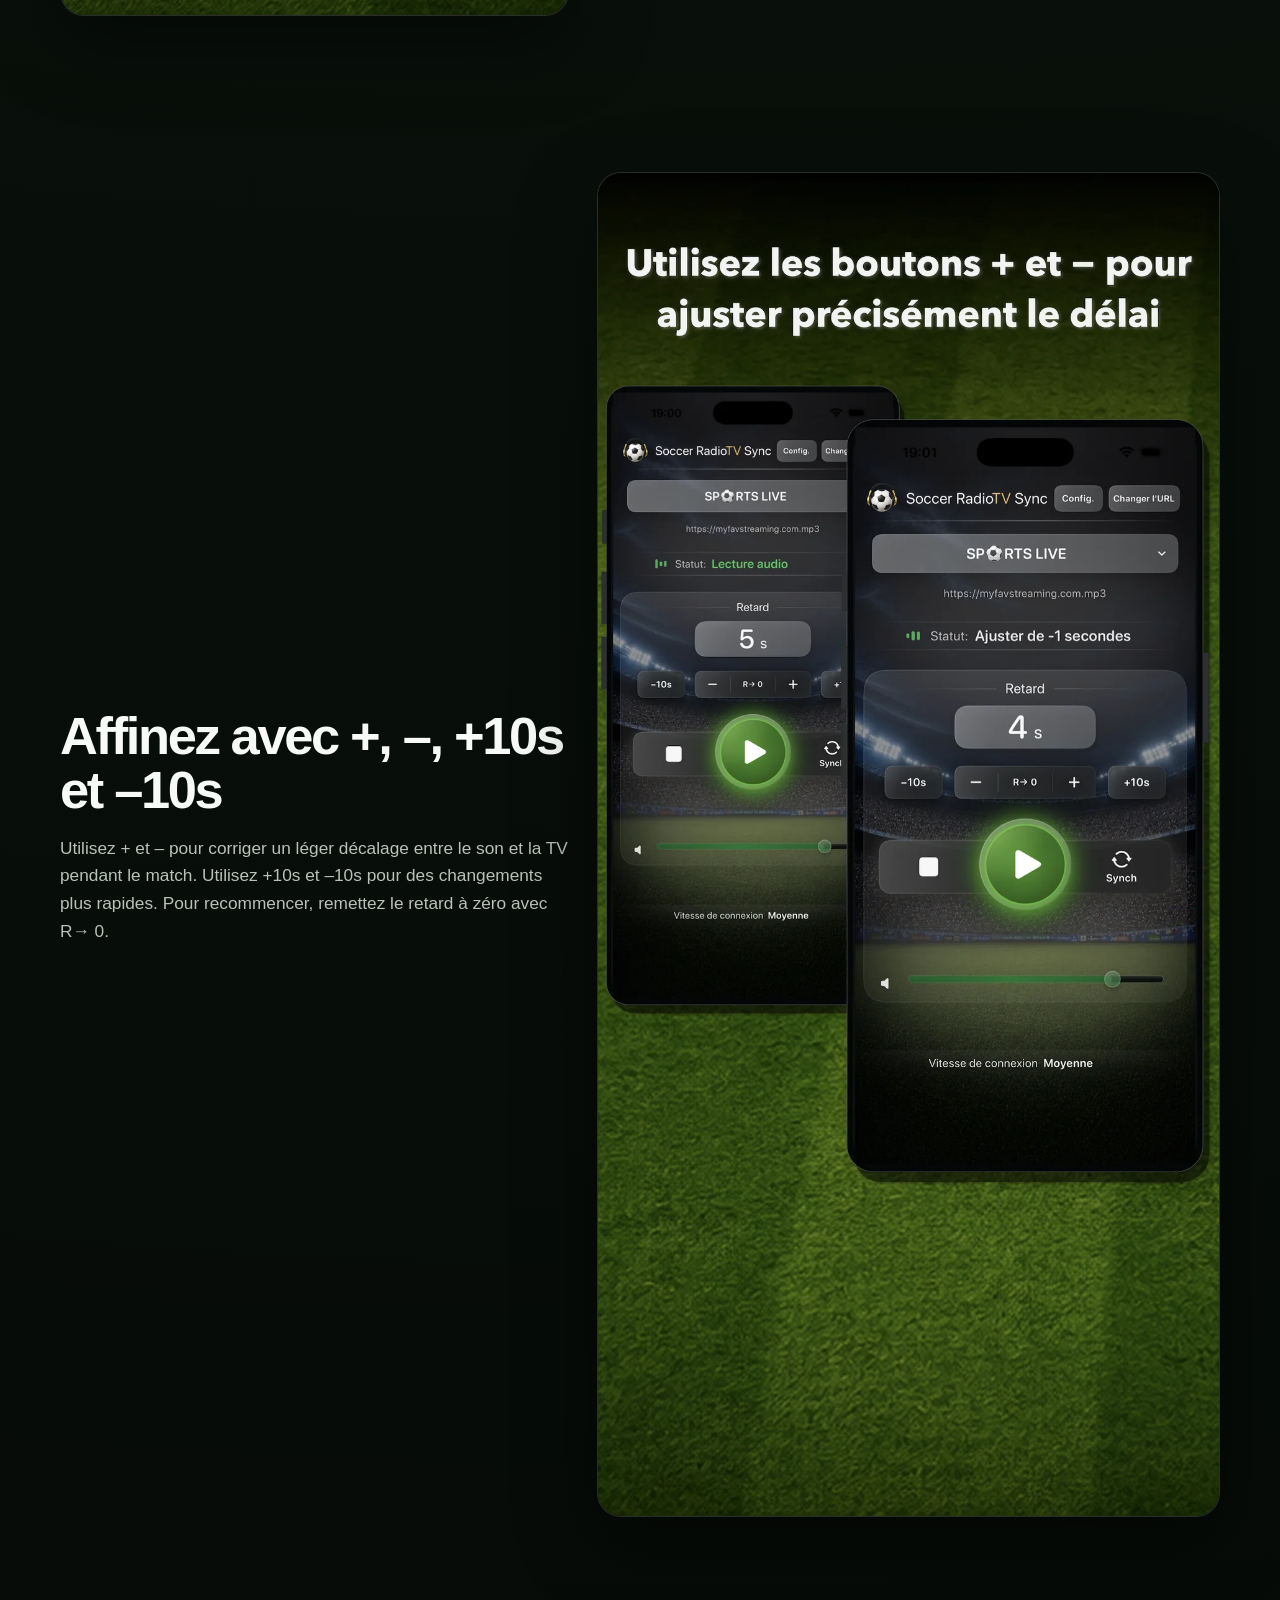
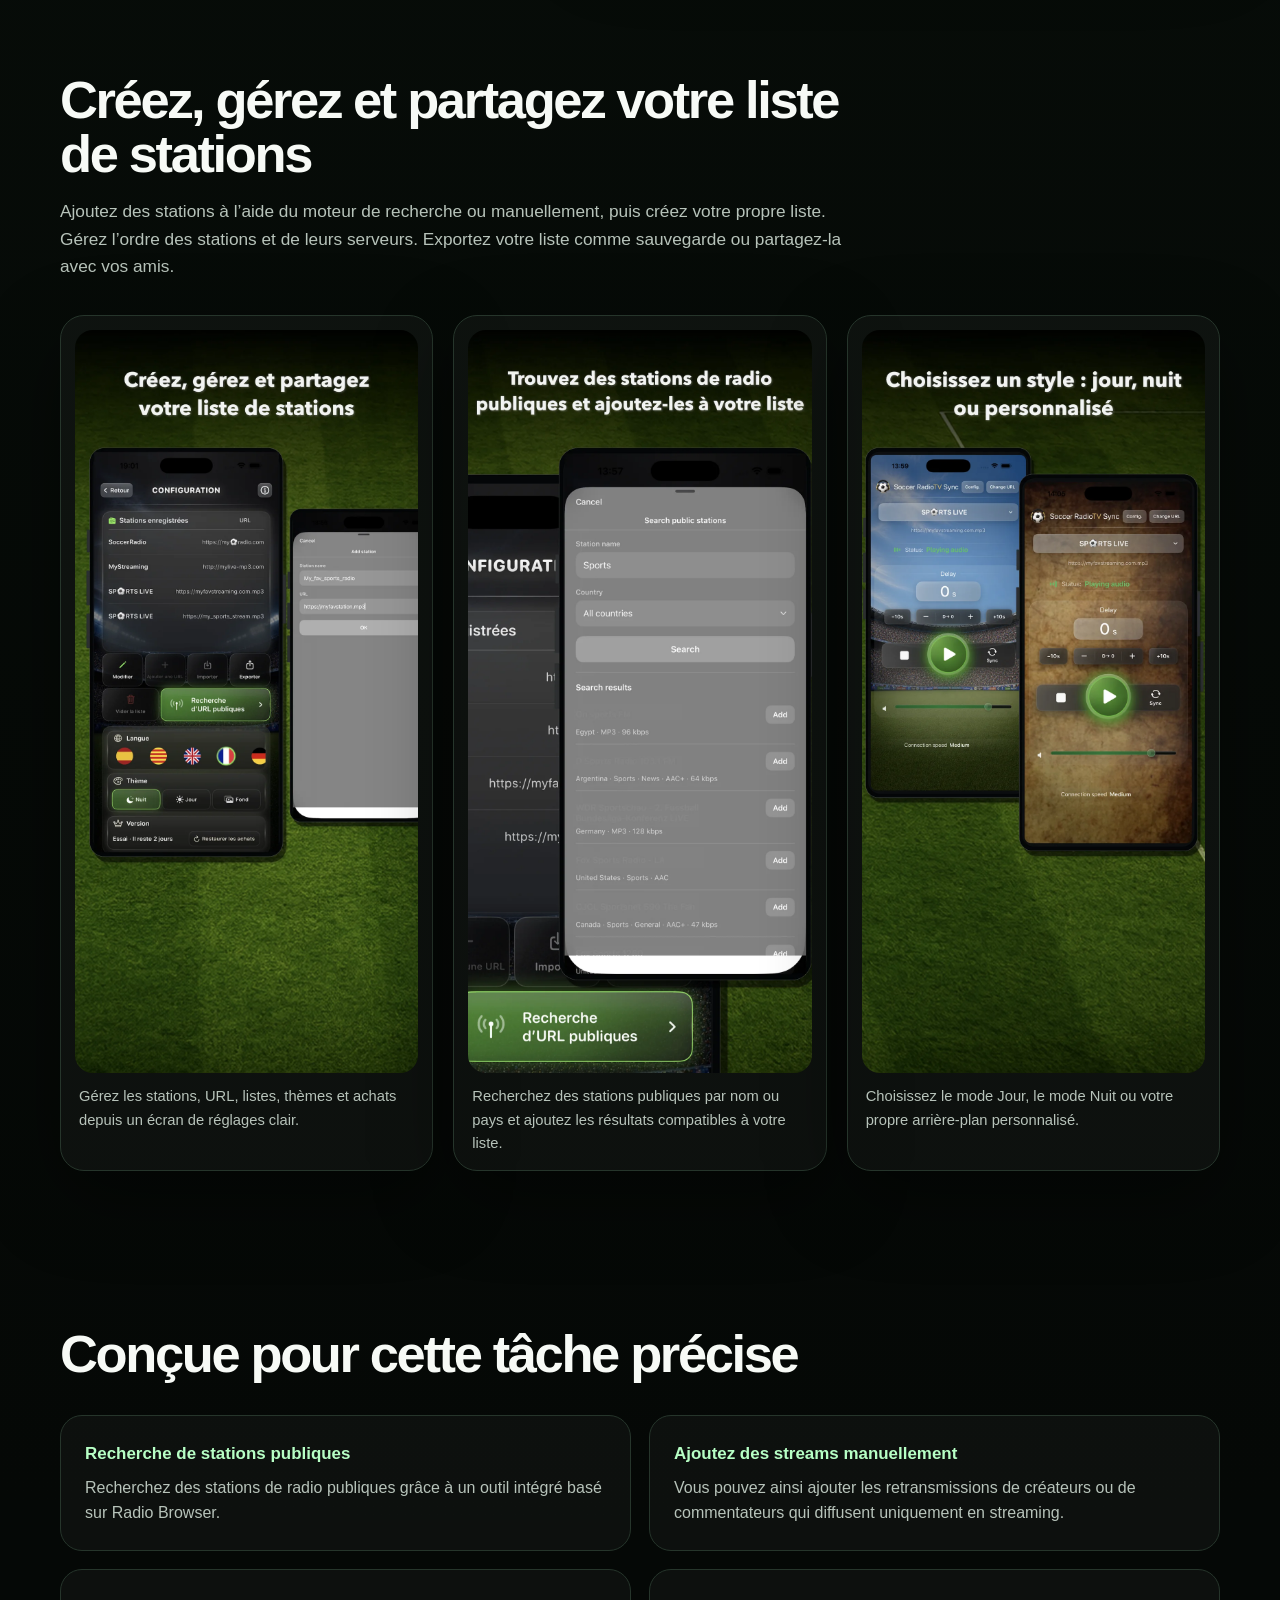
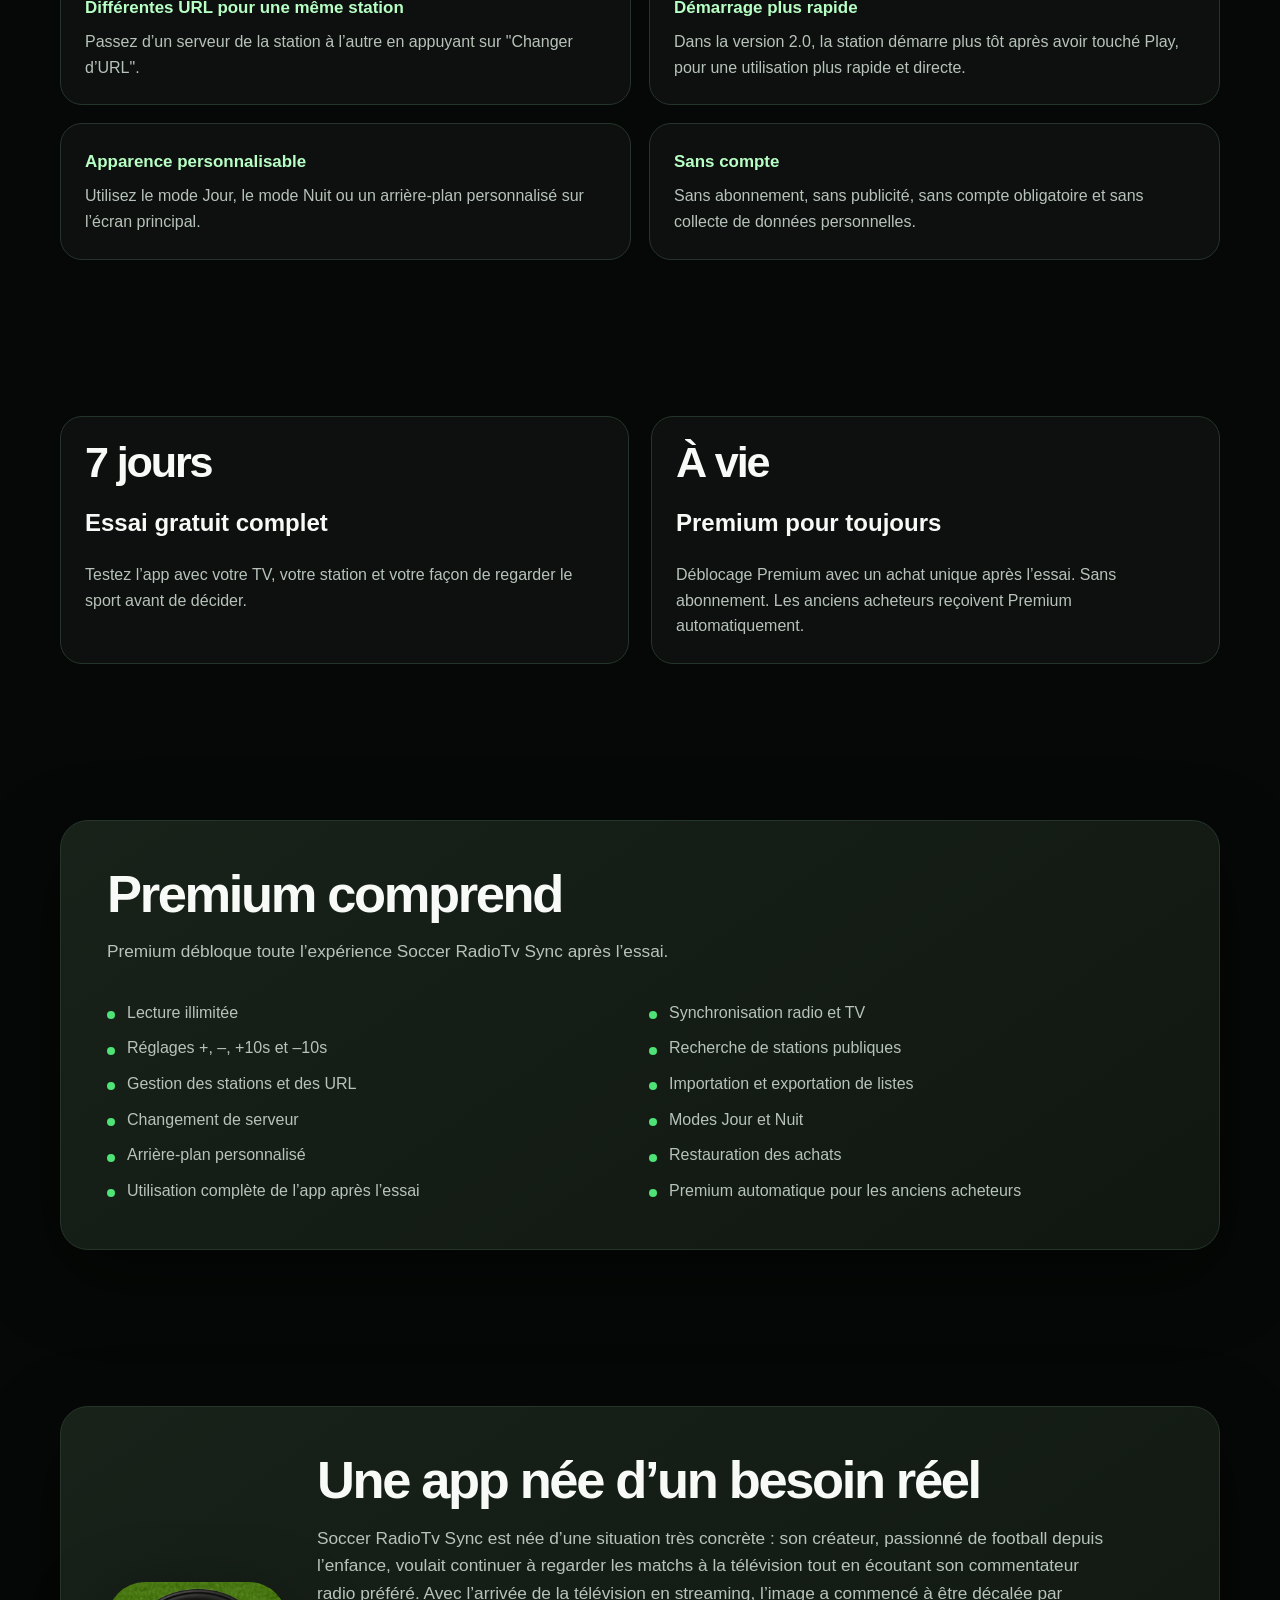
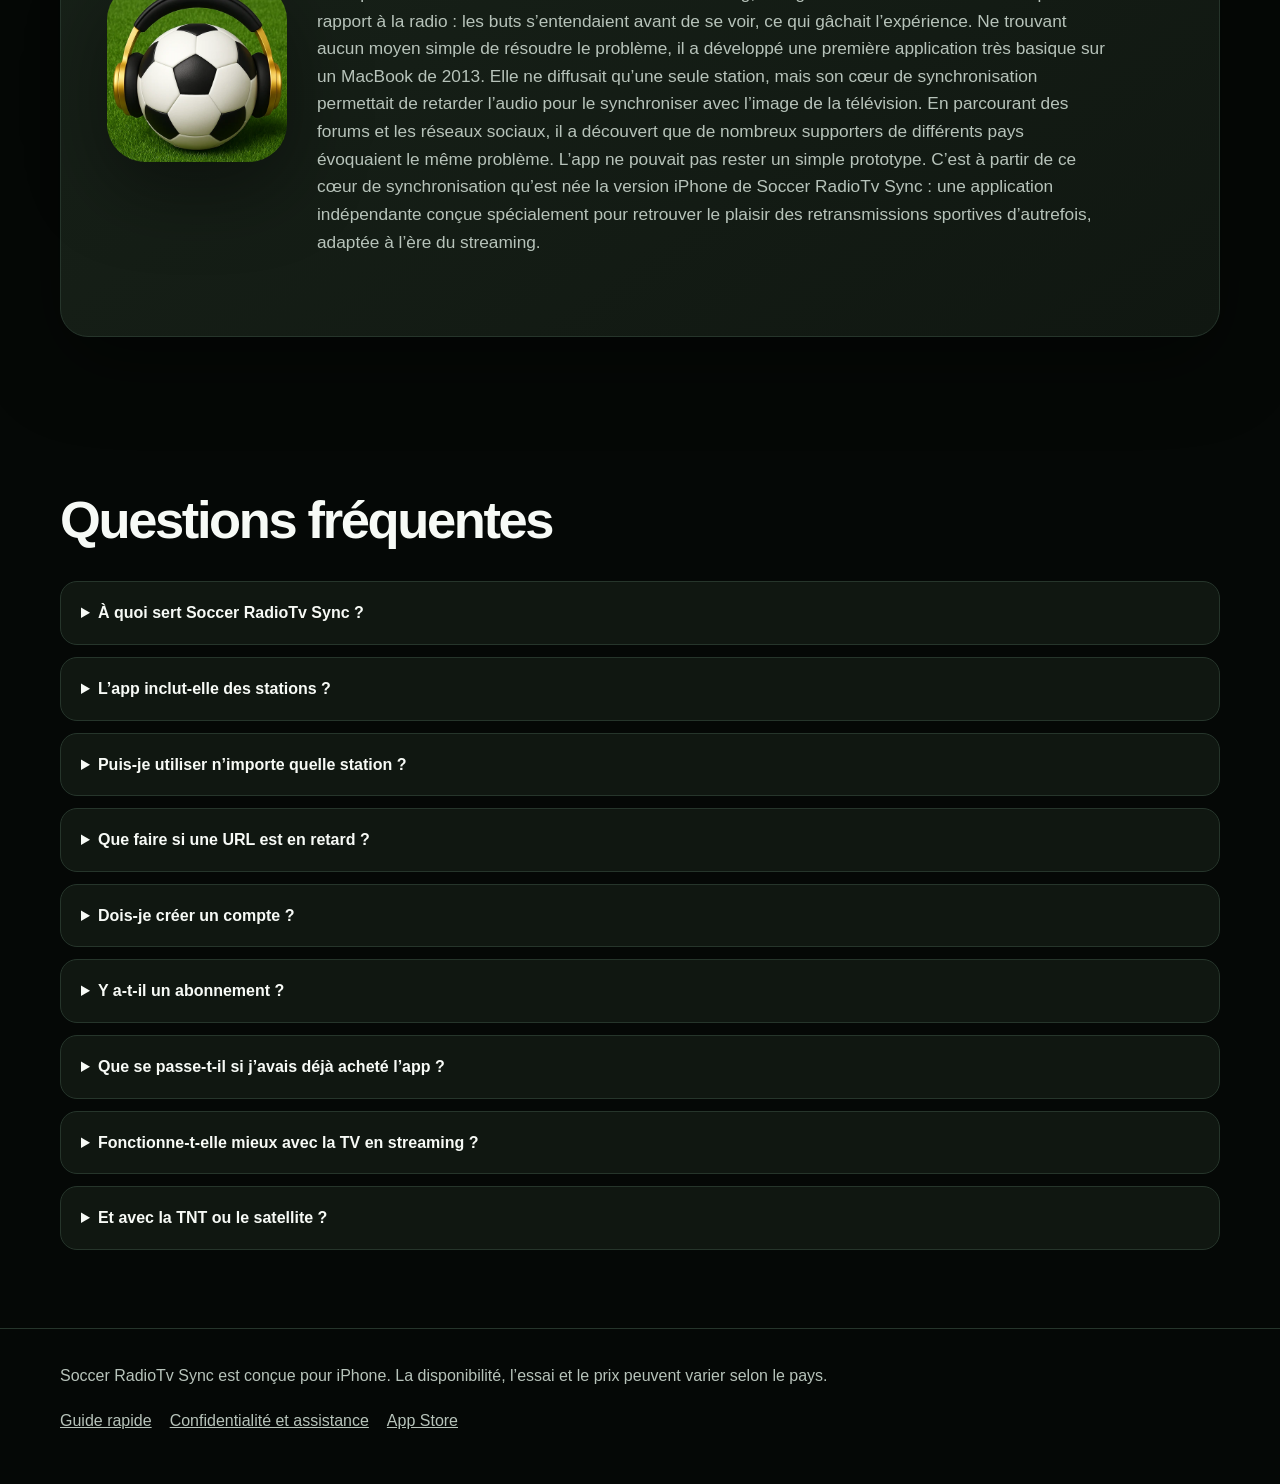
<file: fr/index.html>
<!doctype html>
<html lang="fr">
<head>
<meta charset="utf-8">
<meta name="viewport" content="width=device-width,initial-scale=1">
<meta name="robots" content="index,follow,max-image-preview:large">
<title>Soccer RadioTv Sync | Commentaire radio synchronisé avec la TV</title>
<meta name="description" content="Écoutez votre station préférée synchronisée avec l’image TV pendant le sport. Essai gratuit de 7 jours, recherche de stations publiques et Premium à vie.">
<link rel="canonical" href="https://soccerrtvs.github.io/fr/">
<link rel="alternate" hreflang="en" href="https://soccerrtvs.github.io/">
<link rel="alternate" hreflang="es" href="https://soccerrtvs.github.io/es/">
<link rel="alternate" hreflang="fr" href="https://soccerrtvs.github.io/fr/">
<link rel="alternate" hreflang="de" href="https://soccerrtvs.github.io/de/">
<link rel="alternate" hreflang="it" href="https://soccerrtvs.github.io/it/">
<link rel="alternate" hreflang="x-default" href="https://soccerrtvs.github.io/">
<link rel="icon" href="../assets/favicon.png">
<link rel="apple-touch-icon" href="../assets/apple-touch-icon.png">
<link rel="stylesheet" href="../assets/styles.css">
<meta property="og:type" content="website">
<meta property="og:locale" content="fr_FR">
<meta property="og:title" content="Soccer RadioTv Sync | Commentaire radio synchronisé avec la TV">
<meta property="og:description" content="Écoutez votre station préférée synchronisée avec l’image TV pendant le sport. Essai gratuit de 7 jours, recherche de stations publiques et Premium à vie.">
<meta property="og:url" content="https://soccerrtvs.github.io/fr/">
<meta property="og:image" content="https://soccerrtvs.github.io/assets/og/fr.jpg">
<meta property="og:image:width" content="1200">
<meta property="og:image:height" content="630">
<meta property="og:site_name" content="Soccer RadioTv Sync">
<meta name="twitter:card" content="summary_large_image">
<meta name="twitter:title" content="Soccer RadioTv Sync | Commentaire radio synchronisé avec la TV">
<meta name="twitter:description" content="Écoutez votre station préférée synchronisée avec l’image TV pendant le sport. Essai gratuit de 7 jours, recherche de stations publiques et Premium à vie.">
<meta name="twitter:image" content="https://soccerrtvs.github.io/assets/og/fr.jpg">
<meta name="theme-color" content="#071008">
<script type="application/ld+json">{"@context":"https://schema.org","@type":"SoftwareApplication","name":"Soccer RadioTv Sync","operatingSystem":"iOS","applicationCategory":"EntertainmentApplication","description":"Soccer RadioTv Sync vous permet d’écouter le commentaire radio de votre choix, synchronisé avec l’image de la télévision pendant que vous regardez du football et d’autres sports.","url":"https://soccerrtvs.github.io/fr/","downloadUrl":"https://apps.apple.com/app/soccer-radiotv-sync/id6762045807","image":"https://soccerrtvs.github.io/assets/icon-512.webp","offers":{"@type":"Offer","price":"0","priceCurrency":"EUR","availability":"https://schema.org/InStock"},"author":{"@type":"Organization","name":"Soccer RadioTv Sync"}}</script>
<script type="application/ld+json">{"@context":"https://schema.org","@type":"FAQPage","mainEntity":[{"@type":"Question","name":"À quoi sert Soccer RadioTv Sync ?","acceptedAnswer":{"@type":"Answer","text":"Elle permet d’écouter un flux radio en ligne compatible synchronisé avec l’image TV pendant le sport, notamment lorsque la TV en streaming arrive après la radio en ligne."}},{"@type":"Question","name":"L’app inclut-elle des stations ?","acceptedAnswer":{"@type":"Answer","text":"L’app permet de rechercher des stations publiques avec un outil intégré basé sur Radio Browser. Vous pouvez également ajouter manuellement vos propres URL compatibles."}},{"@type":"Question","name":"Y a-t-il un abonnement ?","acceptedAnswer":{"@type":"Answer","text":"Non. L’app propose un essai gratuit de 7 jours, puis un déblocage Premium à vie avec un achat unique."}},{"@type":"Question","name":"Que se passe-t-il si j’avais déjà acheté l’app ?","acceptedAnswer":{"@type":"Answer","text":"Les anciens acheteurs reçoivent automatiquement Premium à vie."}}]}</script>
</head>
<body>
<a class="skip" href="#main">Aller au contenu</a>
<header class="topbar"><div class="wrap topinner">
<a class="brand" href="/fr/"><img src="../assets/icon-512.webp" alt="" width="42" height="42"><span>Soccer RadioTv Sync</span></a>
<nav class="langs" aria-label="Langue"><a href="/" hreflang="en" lang="en">English</a><a href="/es/" hreflang="es" lang="es">Español</a><a href="/fr/" hreflang="fr" lang="fr" aria-current="page">Français</a><a href="/de/" hreflang="de" lang="de">Deutsch</a><a href="/it/" hreflang="it" lang="it">Italiano</a></nav>
</div></header>
<main id="main">
<section class="hero"><div class="wrap hero-grid"><div>
<div class="eyebrow">Commentaire radio, synchronisé avec la TV</div>
<h1>Écoutez votre station préférée en regardant le sport à la télévision.</h1>
<p class="lead">Soccer RadioTv Sync vous permet d’écouter le commentaire radio de votre choix, synchronisé avec l’image de la télévision pendant que vous regardez du football et d’autres sports.</p>
<p class="lead">L’app est spécialement conçue pour le sport sur la TV en streaming, lorsque l’image peut arriver après la radio en ligne. Réglez le retard de la radio depuis votre iPhone et retrouvez l’expérience classique du match : regarder la rencontre à la télévision en écoutant votre commentaire préféré.</p>
<div class="actions"><a class="btn" href="https://apps.apple.com/app/soccer-radiotv-sync/id6762045807" rel="noopener">Voir sur l’App Store</a><a class="btn secondary" href="/fr/synchroniser-radio-avec-tv/">Lire le guide rapide</a><span class="micro">Essai gratuit de 7 jours · Premium à vie · Sans abonnement</span></div>
</div><div class="phone-stage"><div class="glow"></div><img class="hero-shot" decoding="async" fetchpriority="high" src="../assets/fr/appstore-1.webp" alt="Gérez les stations, URL, listes, thèmes et achats depuis un écran de réglages clair." width="1000" height="2164"></div></div></section>
<section><div class="wrap"><div class="panel guide-callout"><div class="section-head"><h2>Essayez-la gratuitement pendant 7 jours</h2><p>Découvrez des stations publiques, ajoutez vos propres URL et synchronisez la radio avec l’image TV. Après l’essai, débloquez Premium à vie avec un achat unique.</p><div class="actions"><a class="btn" href="https://apps.apple.com/app/soccer-radiotv-sync/id6762045807" rel="noopener">Télécharger pour iPhone</a><span class="micro">Premium à vie avec un achat unique · Sans abonnement · Les anciens acheteurs reçoivent Premium automatiquement</span></div></div></div></div></section>
<section><div class="wrap wide-shot"><div><div class="section-head"><h2>Une expérience renouvelée avec la version 2.0</h2><p>Soccer RadioTv Sync 2.0 adopte une interface plus visuelle, moderne et claire. L’idée d’origine reste la même : retarder la radio pour la faire coïncider avec l’image. Il est désormais plus simple d’ajouter des sources grâce à la recherche de stations publiques, la lecture démarre plus tôt après avoir touché Play, la sélection des stations a été améliorée et l’écran principal peut être personnalisé.</p></div></div><img src="../assets/fr/appstore-6.webp" alt="Choisissez le mode Jour, le mode Nuit ou votre propre arrière-plan personnalisé." loading="lazy" decoding="async" width="1000" height="2164"></div></section>
<section><div class="wrap"><div class="section-head"><h2>Tout ce qu’il faut pendant le match</h2><p>L’écran principal réunit l’essentiel : station active, URL actuelle, état de lecture, valeur du retard, commandes de réglage, bouton Synch, volume et vitesse de connexion.</p></div><div class="steps"><article class="step"><h3>Choisissez une station</h3><p>Sélectionnez une station enregistrée, ajoutez un flux compatible ou passez d’une URL à l’autre pour une même station.</p></article><article class="step"><h3>Touchez Play</h3><p>Lancez l’audio, puis synchronisez-le avec l’image TV lorsqu’un moment reconnaissable se produit.</p></article><article class="step"><h3>Ajustez à tout moment</h3><p>Utilisez +, –, +10s et –10s pour corriger le retard sans interrompre le match.</p></article></div></div></section>
<section><div class="wrap wide-shot"><img src="../assets/fr/appstore-2.webp" alt="Synchronisez la radio et la TV en deux étapes simples" loading="lazy" decoding="async" width="1000" height="2164"><div><div class="section-head"><h2>Synchronisez la radio et la TV en deux étapes simples</h2><p>Touchez Synch lorsque vous entendez un moment reconnaissable à la radio. Lorsque vous voyez ce même moment à la télévision, touchez de nouveau Synch. L’app calcule le retard et ajuste la lecture afin que la radio corresponde à l’image. Vous pouvez ensuite affiner le résultat avec + et –.</p></div></div></div></section>
<section><div class="wrap wide-shot"><div><div class="section-head"><h2>Affinez avec +, –, +10s et –10s</h2><p>Utilisez + et – pour corriger un léger décalage entre le son et la TV pendant le match. Utilisez +10s et –10s pour des changements plus rapides. Pour recommencer, remettez le retard à zéro avec R→ 0.</p></div></div><img src="../assets/fr/appstore-3.webp" alt="Affinez avec +, –, +10s et –10s" loading="lazy" decoding="async" width="1000" height="2164"></div></section>
<section><div class="wrap"><div class="section-head"><h2>Créez, gérez et partagez votre liste de stations</h2><p>Ajoutez des stations à l’aide du moteur de recherche ou manuellement, puis créez votre propre liste. Gérez l’ordre des stations et de leurs serveurs. Exportez votre liste comme sauvegarde ou partagez-la avec vos amis.</p></div><div class="screenshot-grid"><figure class="shot-card"><img src="../assets/fr/appstore-4.webp" alt="Gérez les stations, URL, listes, thèmes et achats depuis un écran de réglages clair." loading="lazy" decoding="async" width="1000" height="2164"><figcaption>Gérez les stations, URL, listes, thèmes et achats depuis un écran de réglages clair.</figcaption></figure><figure class="shot-card"><img src="../assets/fr/appstore-5.webp" alt="Recherchez des stations publiques par nom ou pays et ajoutez les résultats compatibles à votre liste." loading="lazy" decoding="async" width="1000" height="2164"><figcaption>Recherchez des stations publiques par nom ou pays et ajoutez les résultats compatibles à votre liste.</figcaption></figure><figure class="shot-card"><img src="../assets/fr/appstore-6.webp" alt="Choisissez le mode Jour, le mode Nuit ou votre propre arrière-plan personnalisé." loading="lazy" decoding="async" width="1000" height="2164"><figcaption>Choisissez le mode Jour, le mode Nuit ou votre propre arrière-plan personnalisé.</figcaption></figure></div></div></section>
<section><div class="wrap"><div class="section-head"><h2>Conçue pour cette tâche précise</h2></div><div class="features"><article class="feature"><h3>Recherche de stations publiques</h3><p>Recherchez des stations de radio publiques grâce à un outil intégré basé sur Radio Browser.</p></article><article class="feature"><h3>Ajoutez des streams manuellement</h3><p>Vous pouvez ainsi ajouter les retransmissions de créateurs ou de commentateurs qui diffusent uniquement en streaming.</p></article><article class="feature"><h3>Différentes URL pour une même station</h3><p>Passez d’un serveur de la station à l’autre en appuyant sur &quot;Changer d’URL&quot;.</p></article><article class="feature"><h3>Démarrage plus rapide</h3><p>Dans la version 2.0, la station démarre plus tôt après avoir touché Play, pour une utilisation plus rapide et directe.</p></article><article class="feature"><h3>Apparence personnalisable</h3><p>Utilisez le mode Jour, le mode Nuit ou un arrière-plan personnalisé sur l’écran principal.</p></article><article class="feature"><h3>Sans compte</h3><p>Sans abonnement, sans publicité, sans compte obligatoire et sans collecte de données personnelles.</p></article></div></div></section>
<section><div class="wrap price"><div class="price-card"><strong>7 jours</strong><h2>Essai gratuit complet</h2><p>Testez l’app avec votre TV, votre station et votre façon de regarder le sport avant de décider.</p></div><div class="price-card"><strong>À vie</strong><h2>Premium pour toujours</h2><p>Déblocage Premium avec un achat unique après l’essai. Sans abonnement. Les anciens acheteurs reçoivent Premium automatiquement.</p></div></div></section>
<section><div class="wrap"><div class="panel"><div class="section-head"><h2>Premium comprend</h2><p>Premium débloque toute l’expérience Soccer RadioTv Sync après l’essai.</p></div><ul class="bullet-list"><li>Lecture illimitée</li><li>Synchronisation radio et TV</li><li>Réglages +, –, +10s et –10s</li><li>Recherche de stations publiques</li><li>Gestion des stations et des URL</li><li>Importation et exportation de listes</li><li>Changement de serveur</li><li>Modes Jour et Nuit</li><li>Arrière-plan personnalisé</li><li>Restauration des achats</li><li>Utilisation complète de l’app après l’essai</li><li>Premium automatique pour les anciens acheteurs</li></ul></div></div></section>
<section><div class="wrap"><div class="panel origin"><img src="../assets/icon-512.webp" alt="Soccer RadioTv Sync" width="180" height="180"><div><div class="section-head"><h2>Une app née d’un besoin réel</h2><p>Soccer RadioTv Sync est née d’une situation très concrète : son créateur, passionné de football depuis l’enfance, voulait continuer à regarder les matchs à la télévision tout en écoutant son commentateur radio préféré. Avec l’arrivée de la télévision en streaming, l’image a commencé à être décalée par rapport à la radio : les buts s’entendaient avant de se voir, ce qui gâchait l’expérience. Ne trouvant aucun moyen simple de résoudre le problème, il a développé une première application très basique sur un MacBook de 2013. Elle ne diffusait qu’une seule station, mais son cœur de synchronisation permettait de retarder l’audio pour le synchroniser avec l’image de la télévision. En parcourant des forums et les réseaux sociaux, il a découvert que de nombreux supporters de différents pays évoquaient le même problème. L’app ne pouvait pas rester un simple prototype. C’est à partir de ce cœur de synchronisation qu’est née la version iPhone de Soccer RadioTv Sync : une application indépendante conçue spécialement pour retrouver le plaisir des retransmissions sportives d’autrefois, adaptée à l’ère du streaming.</p></div></div></div></div></section>
<section><div class="wrap"><div class="section-head"><h2>Questions fréquentes</h2></div><div class="faq"><details><summary>À quoi sert Soccer RadioTv Sync ?</summary><p>Elle permet d’écouter un flux radio en ligne compatible synchronisé avec l’image TV pendant le sport, notamment lorsque la TV en streaming arrive après la radio en ligne.</p></details><details><summary>L’app inclut-elle des stations ?</summary><p>L’app permet de rechercher des stations publiques avec un outil intégré basé sur Radio Browser. Vous pouvez également ajouter manuellement vos propres URL compatibles.</p></details><details><summary>Puis-je utiliser n’importe quelle station ?</summary><p>Vous pouvez utiliser des flux audio en ligne compatibles. Certaines radios, commentateurs, créateurs et certains services proposent des flux qui peuvent être ajoutés manuellement s’ils sont compatibles avec le système de lecture de l’app.</p></details><details><summary>Que faire si une URL est en retard ?</summary><p>Vous pouvez essayer une autre URL ou un autre serveur de la même station. Les serveurs peuvent présenter des latences différentes.</p></details><details><summary>Dois-je créer un compte ?</summary><p>Non. Aucun compte n’est nécessaire.</p></details><details><summary>Y a-t-il un abonnement ?</summary><p>Non. L’app propose un essai gratuit de 7 jours, puis un déblocage Premium à vie avec un achat unique.</p></details><details><summary>Que se passe-t-il si j’avais déjà acheté l’app ?</summary><p>Les anciens acheteurs reçoivent automatiquement Premium à vie.</p></details><details><summary>Fonctionne-t-elle mieux avec la TV en streaming ?</summary><p>C’est le scénario principal. Avec la TV en streaming, l’image peut arriver après la radio en ligne et l’app peut retarder la radio pour la synchroniser avec l’image.</p></details><details><summary>Et avec la TNT ou le satellite ?</summary><p>Avec la TNT ou le satellite, le timing peut être différent car l’image peut arriver avant la radio en ligne. Soccer RadioTv Sync est principalement conçue pour les situations où la radio doit être retardée afin de correspondre à une image TV plus tardive.</p></details></div></div></section>
</main>
<footer><div class="wrap foot"><div>Soccer RadioTv Sync est conçue pour iPhone. La disponibilité, l’essai et le prix peuvent varier selon le pays.</div><div class="footlinks"><a href="/fr/synchroniser-radio-avec-tv/">Guide rapide</a><a href="https://soccerrtvs.github.io/SoccerRadioTvSync/">Confidentialité et assistance</a><a href="https://apps.apple.com/app/soccer-radiotv-sync/id6762045807">App Store</a></div></div></footer>
</body></html>
</file>
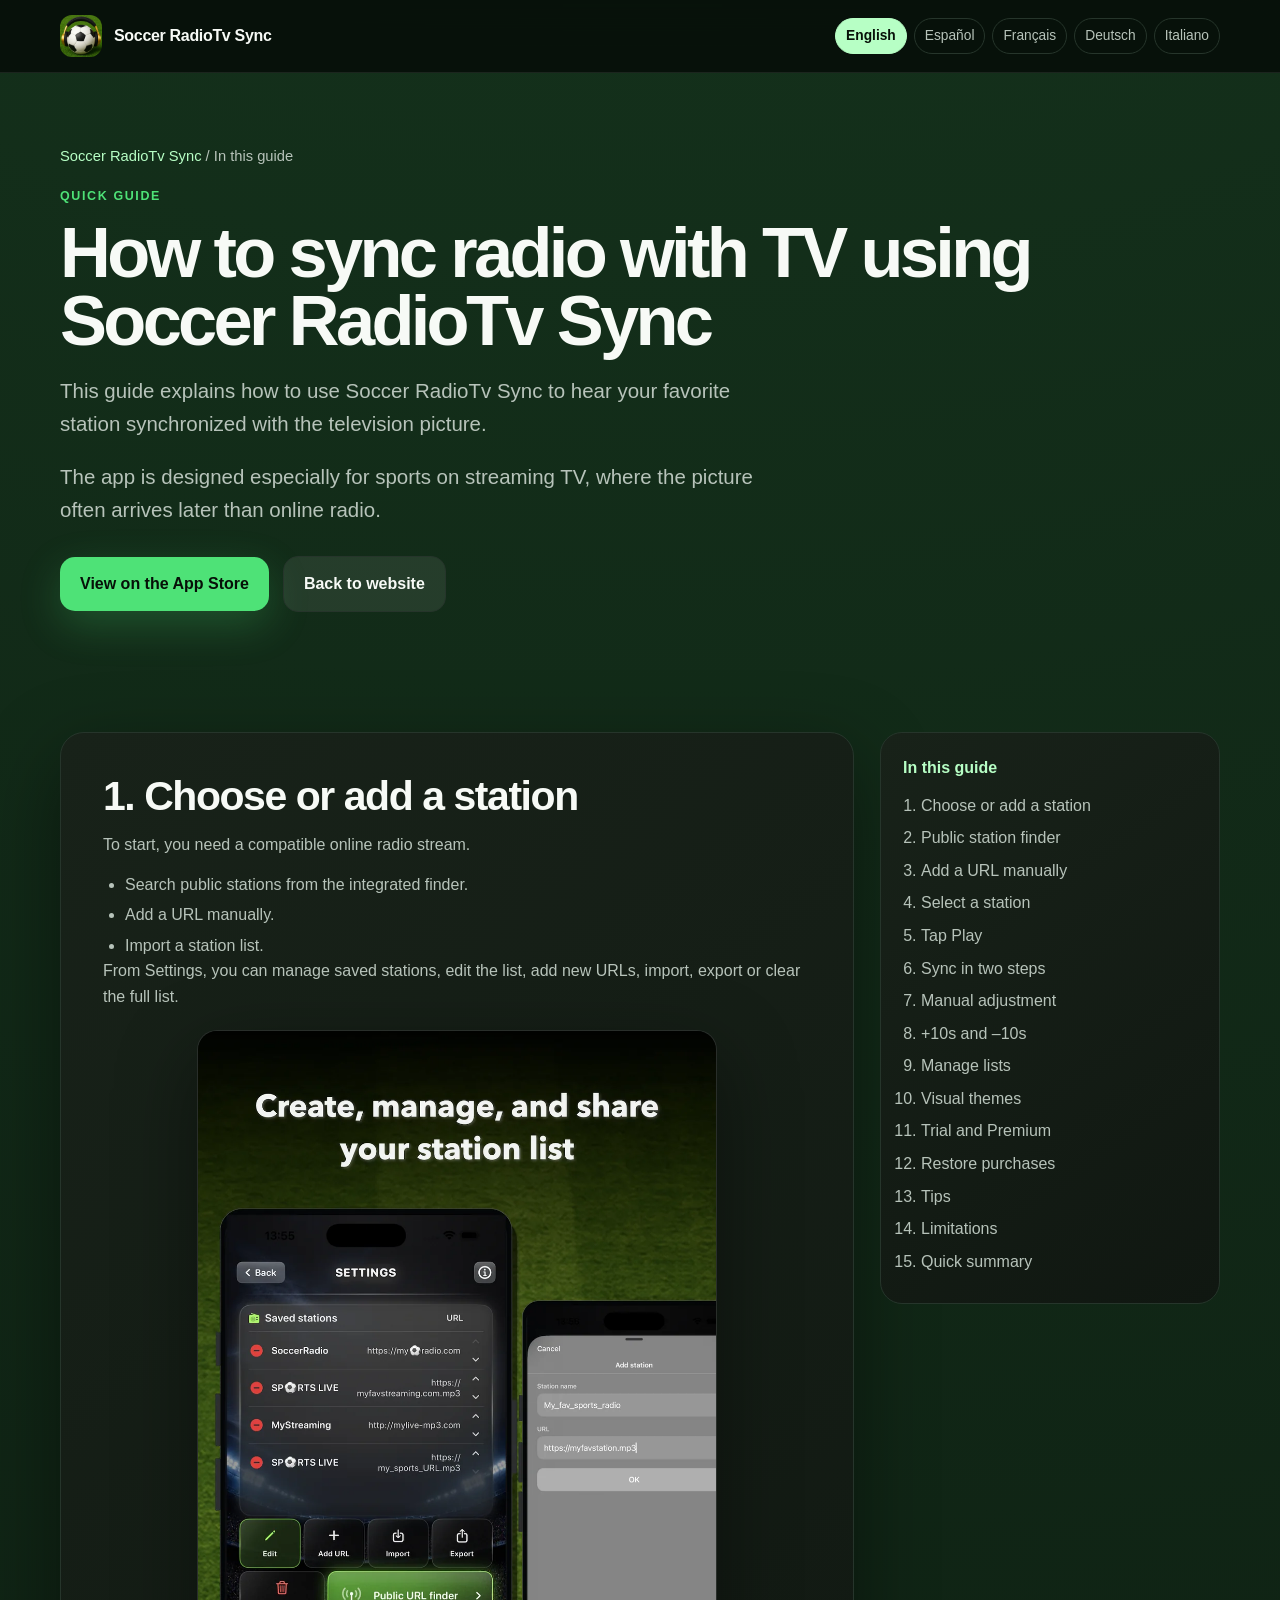
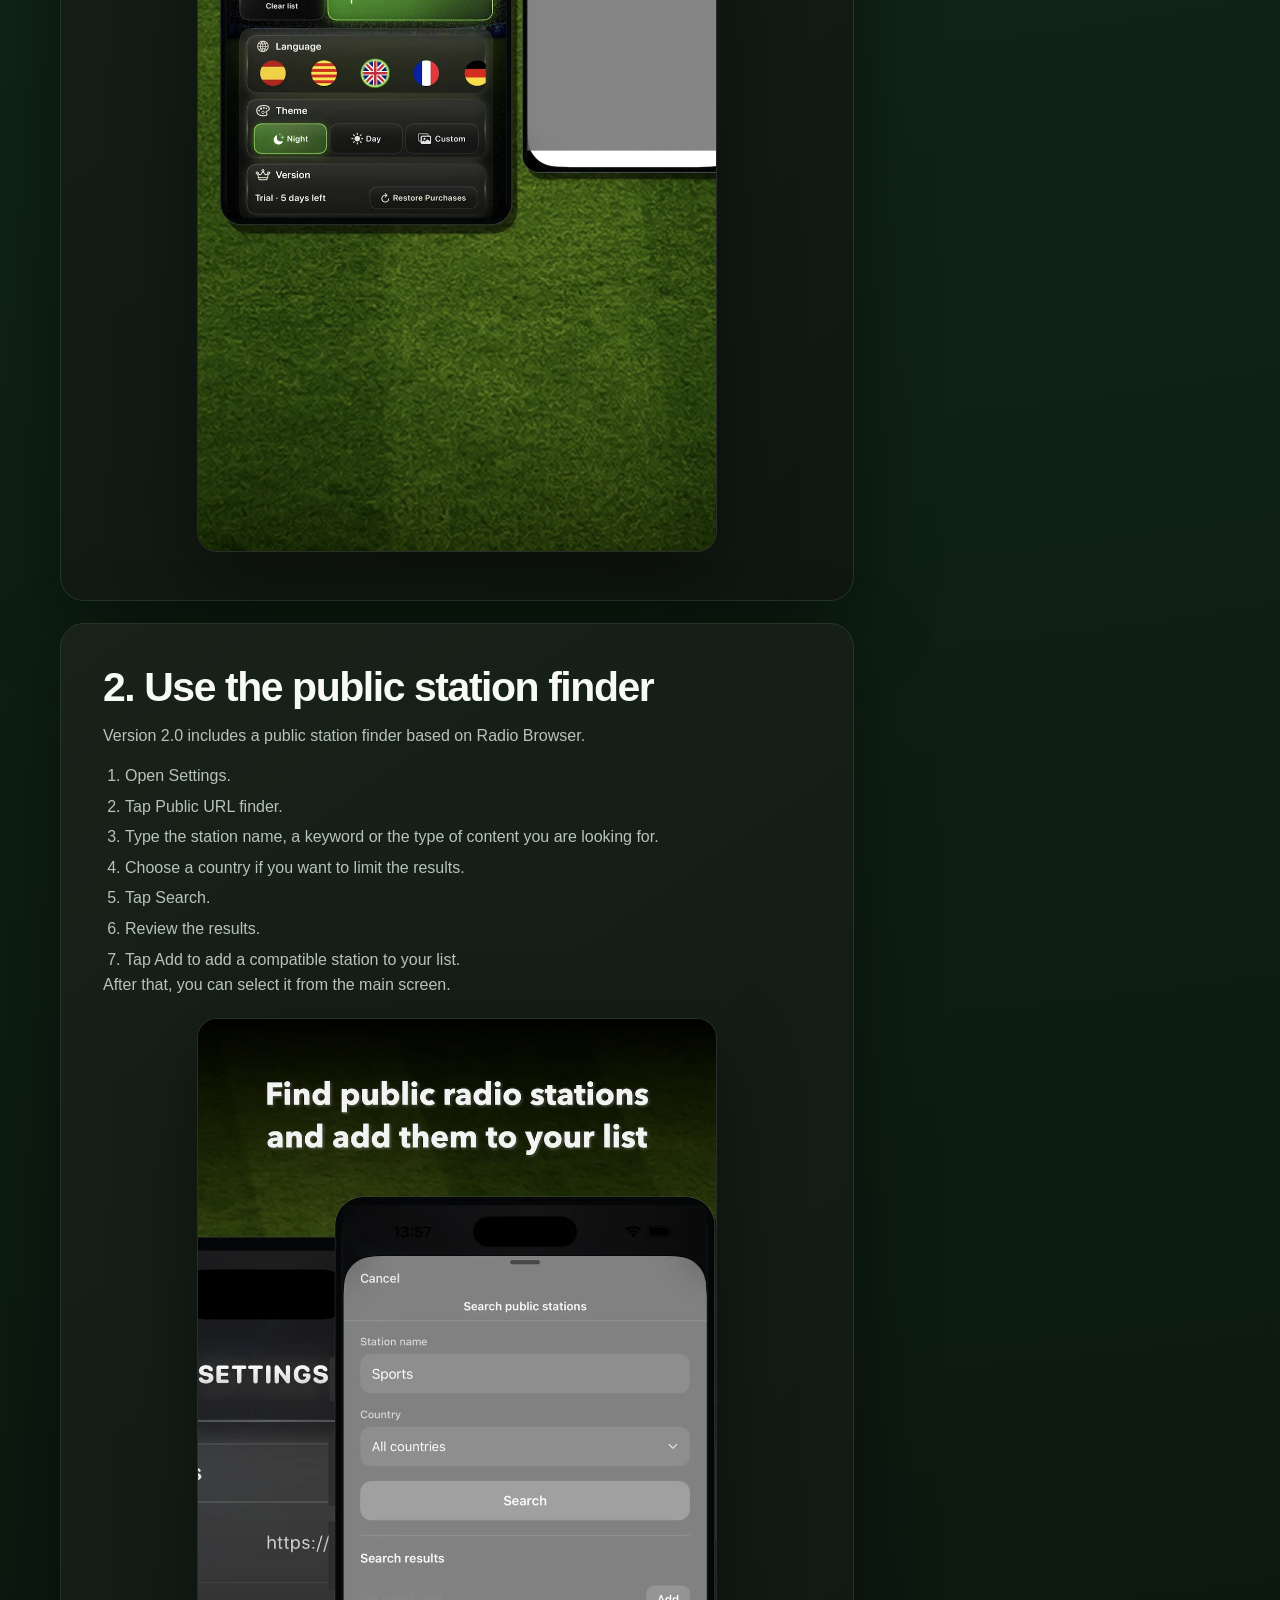
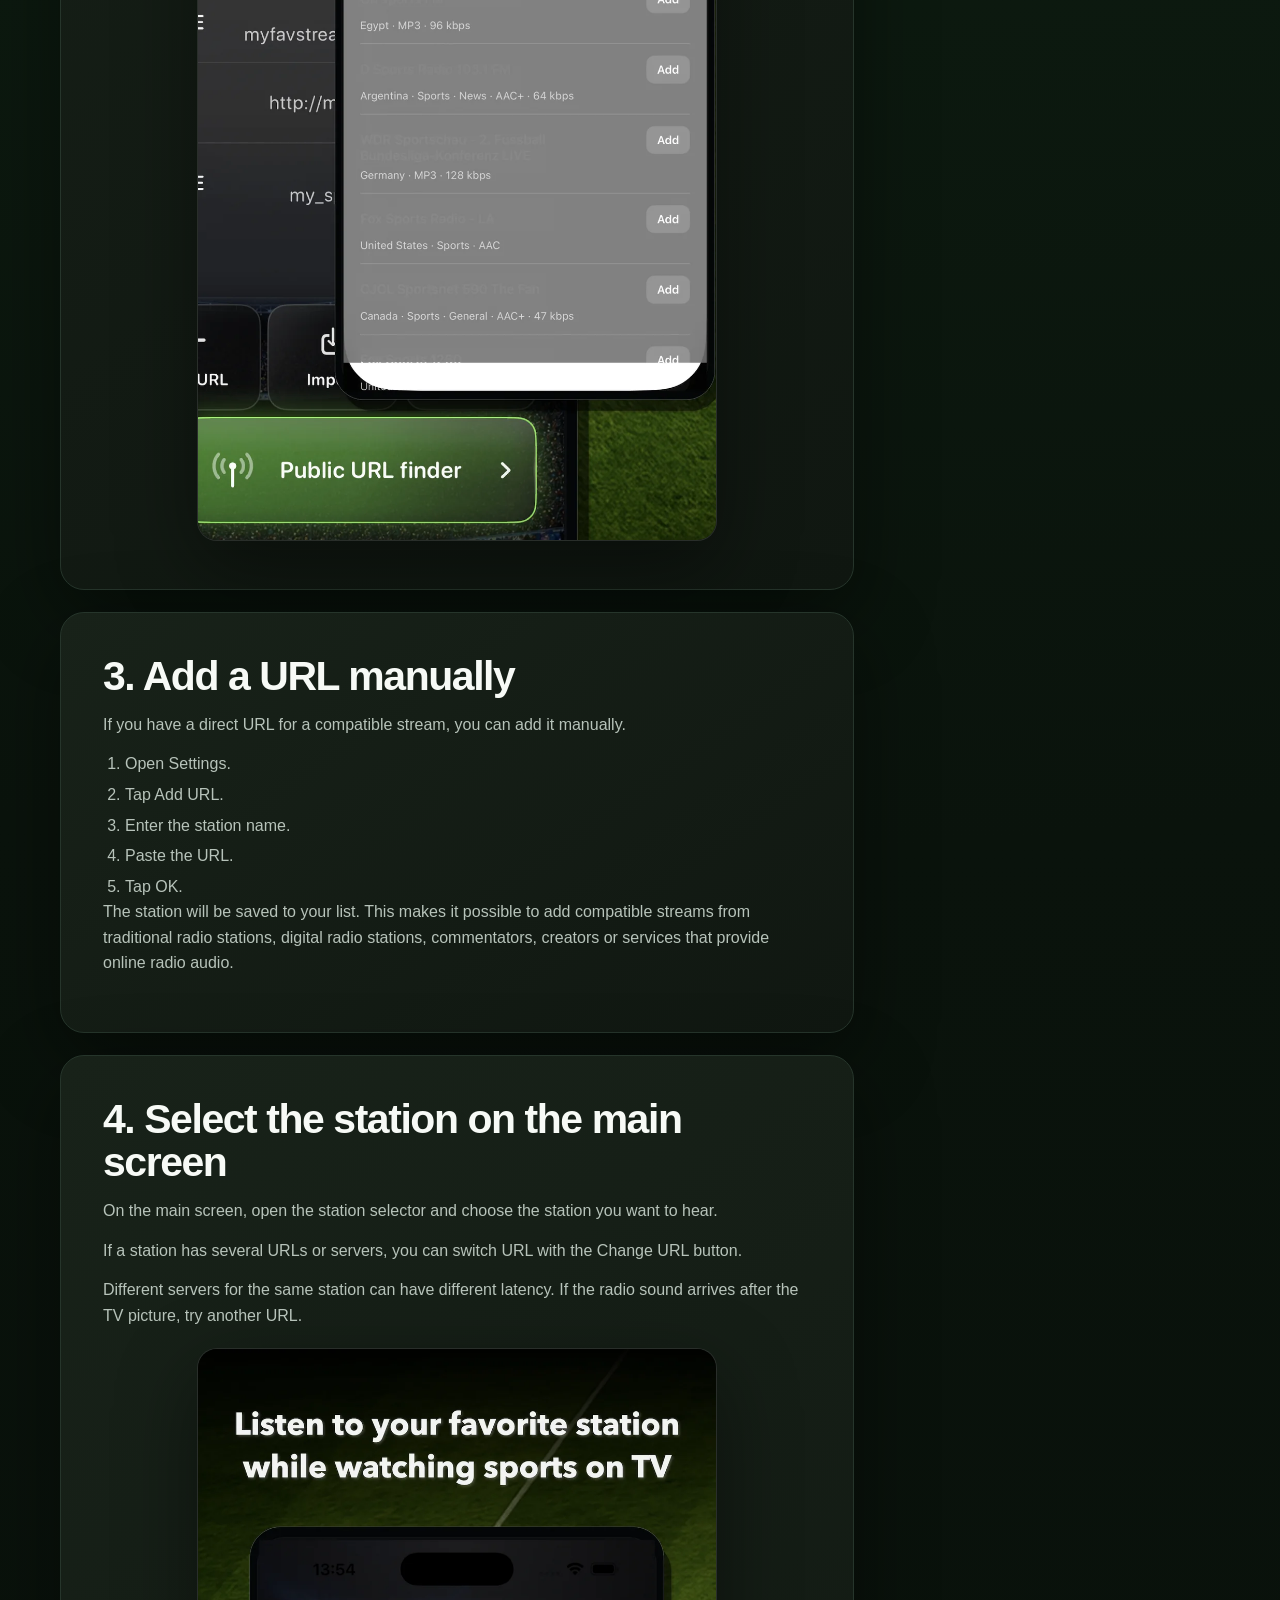
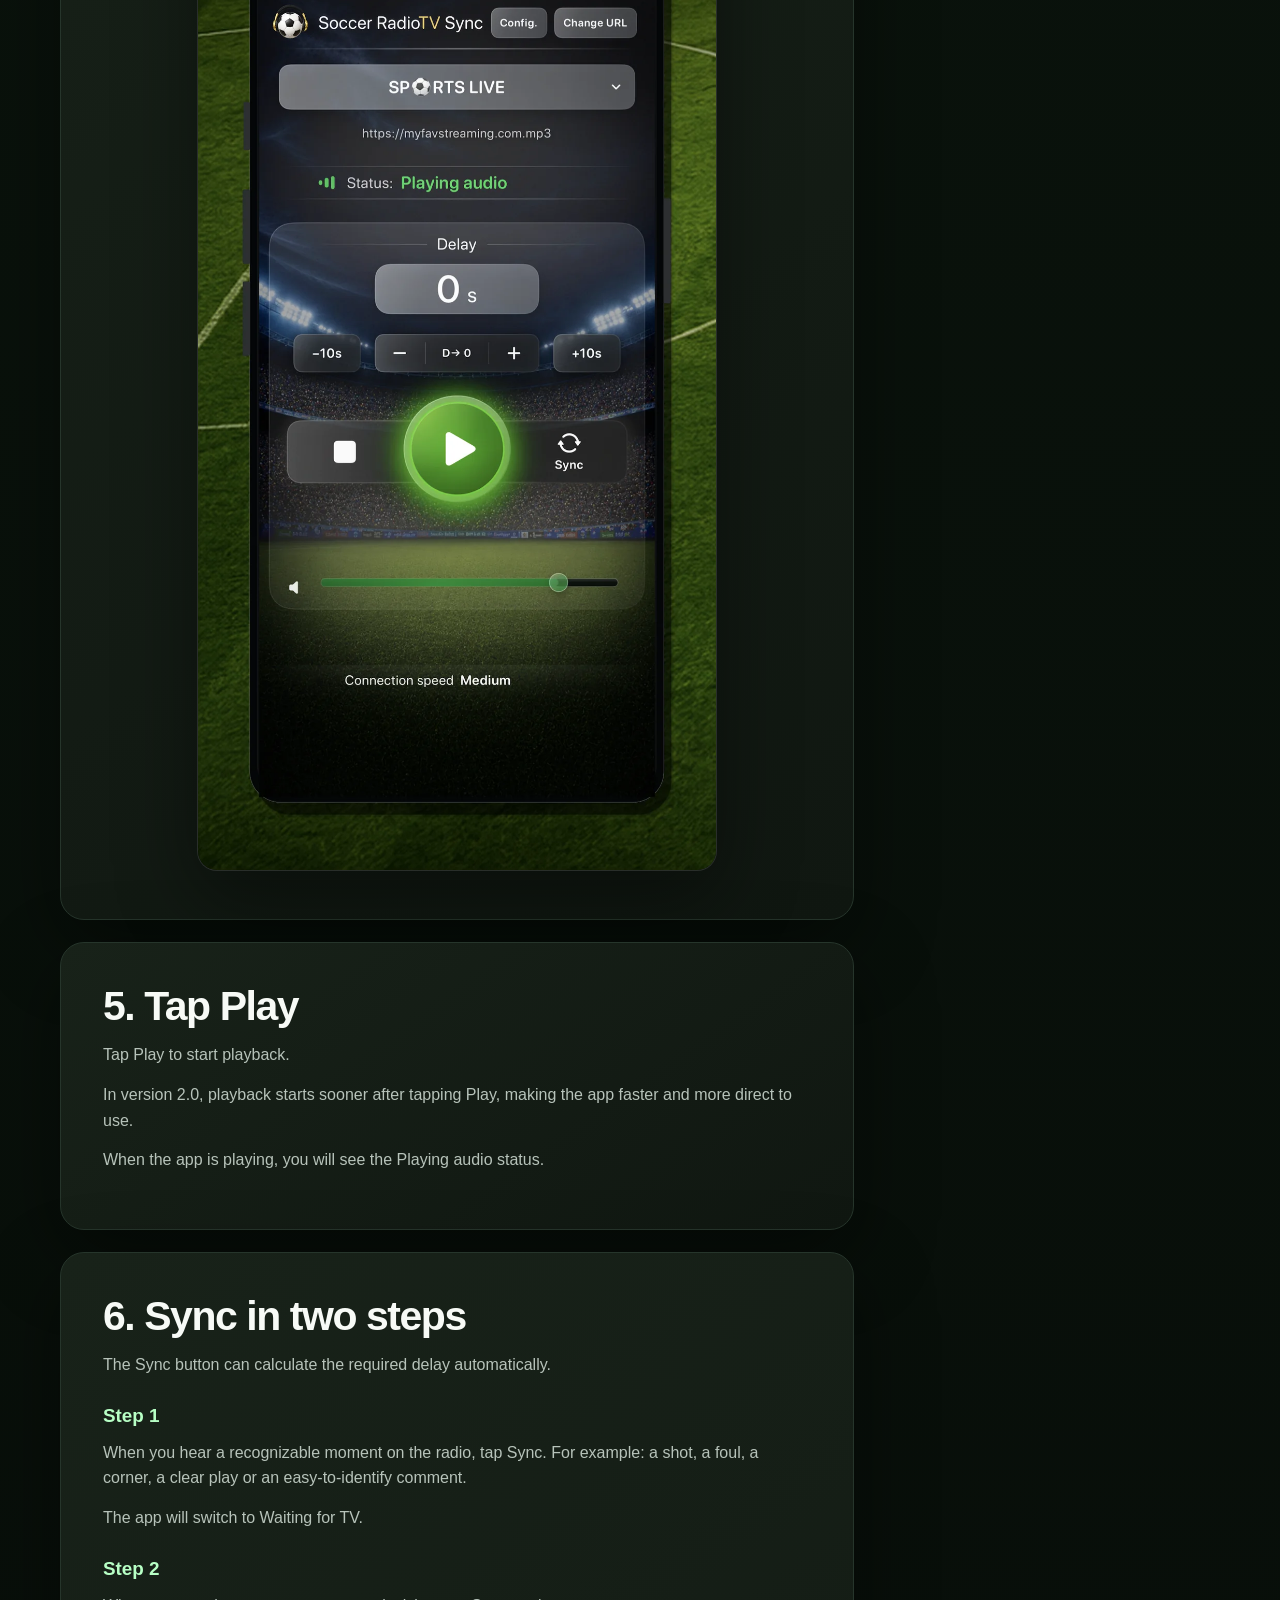
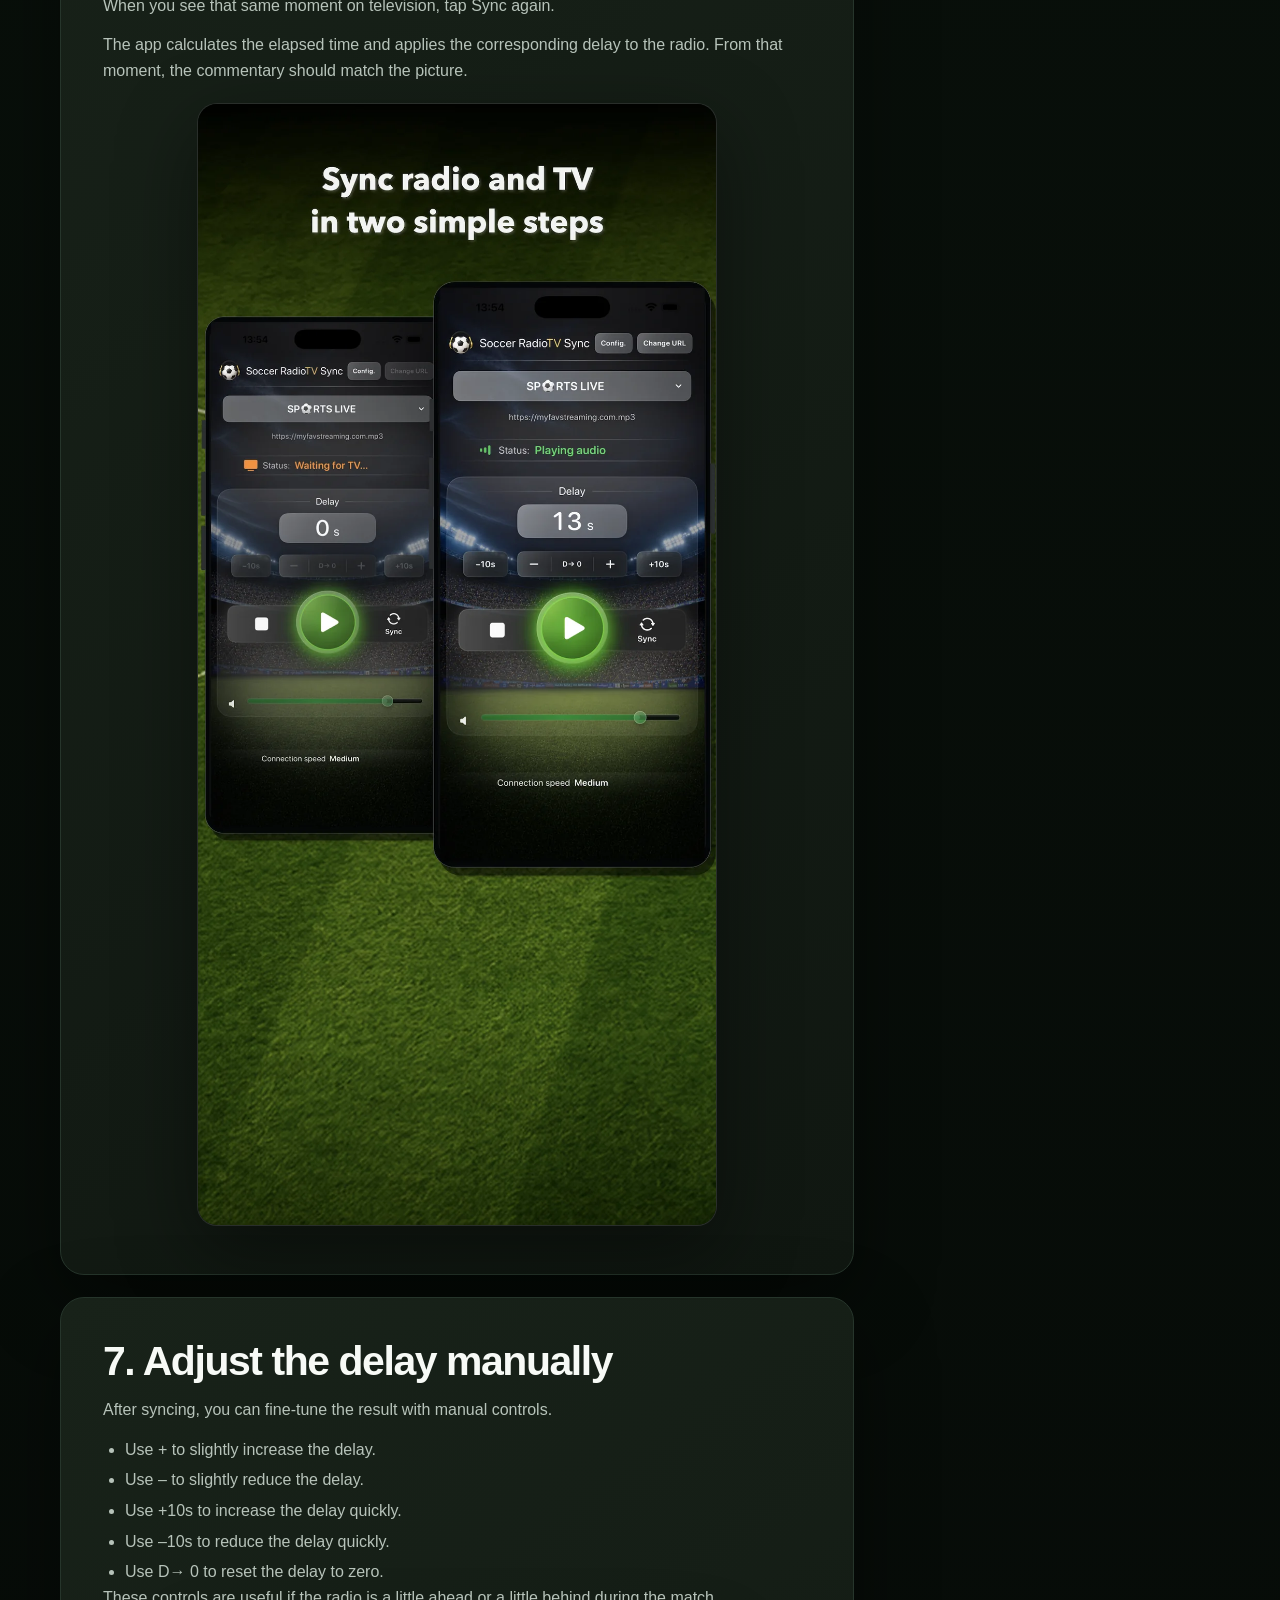
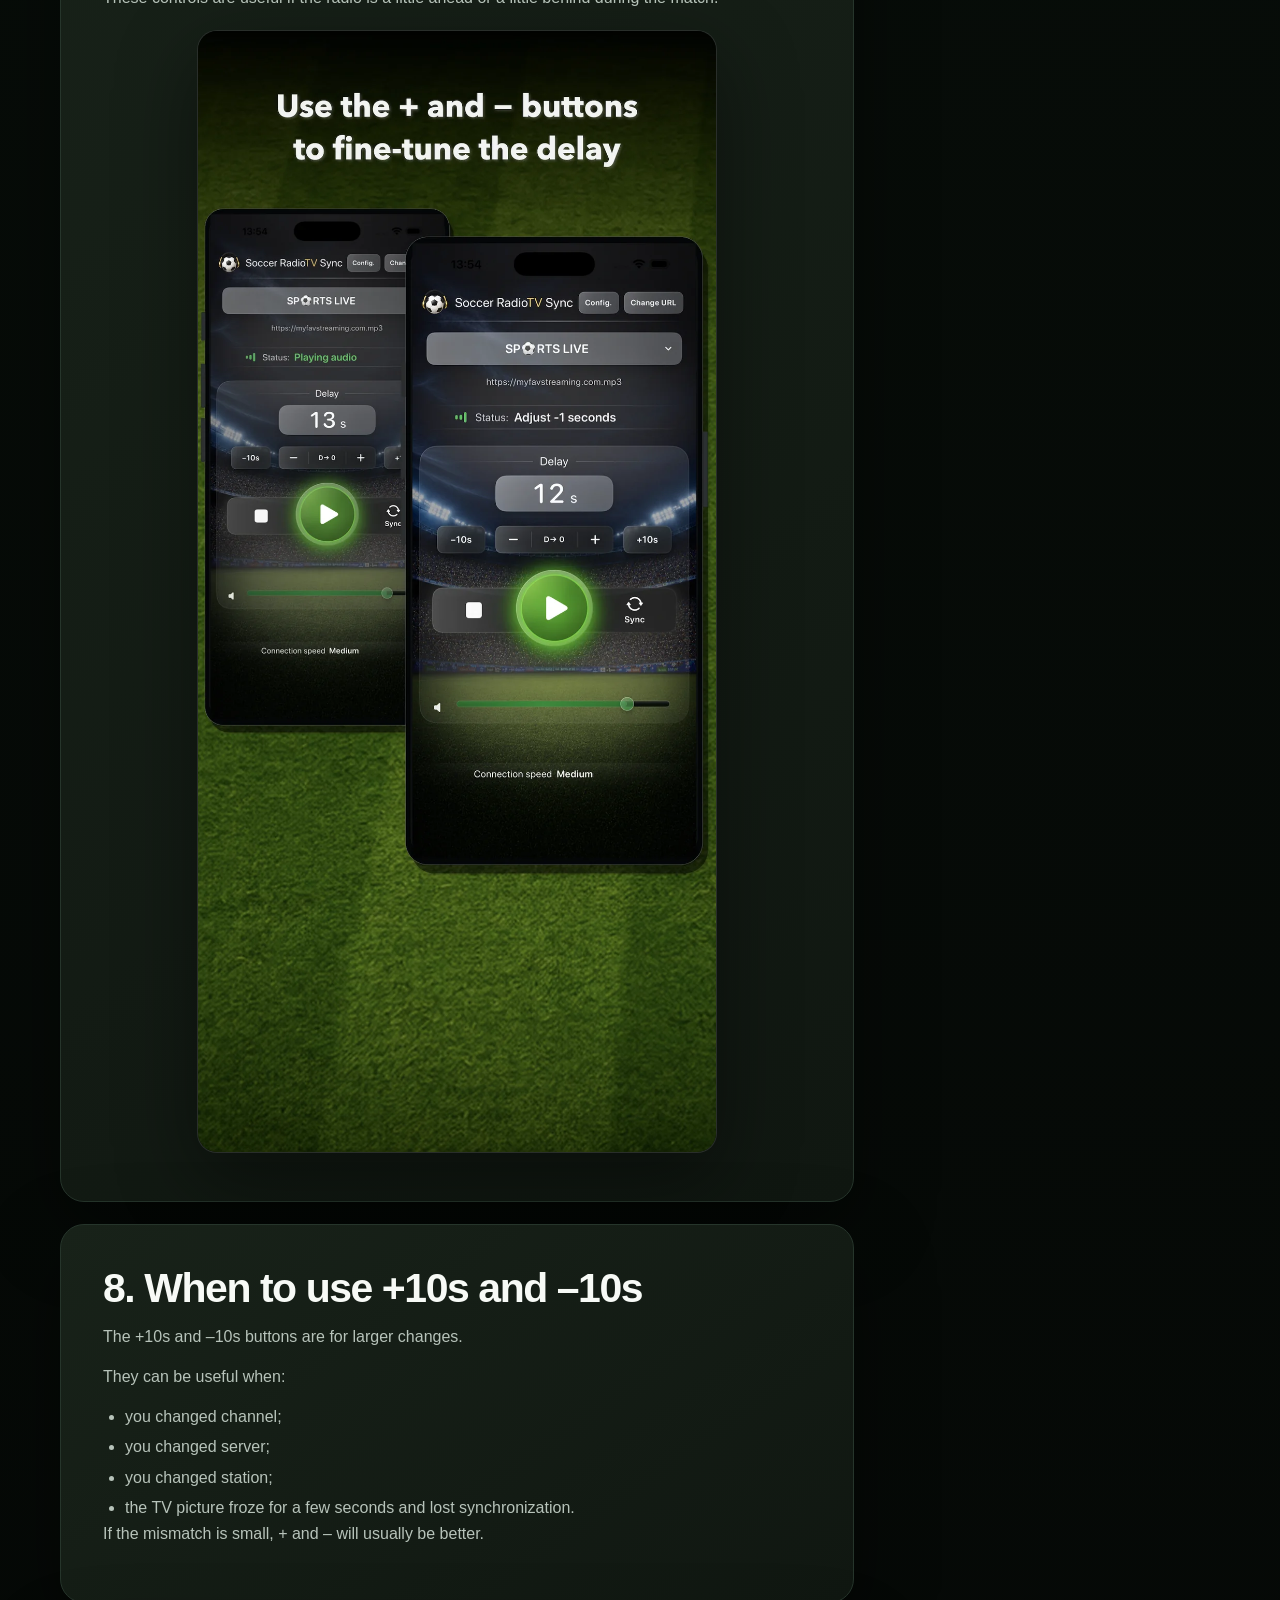
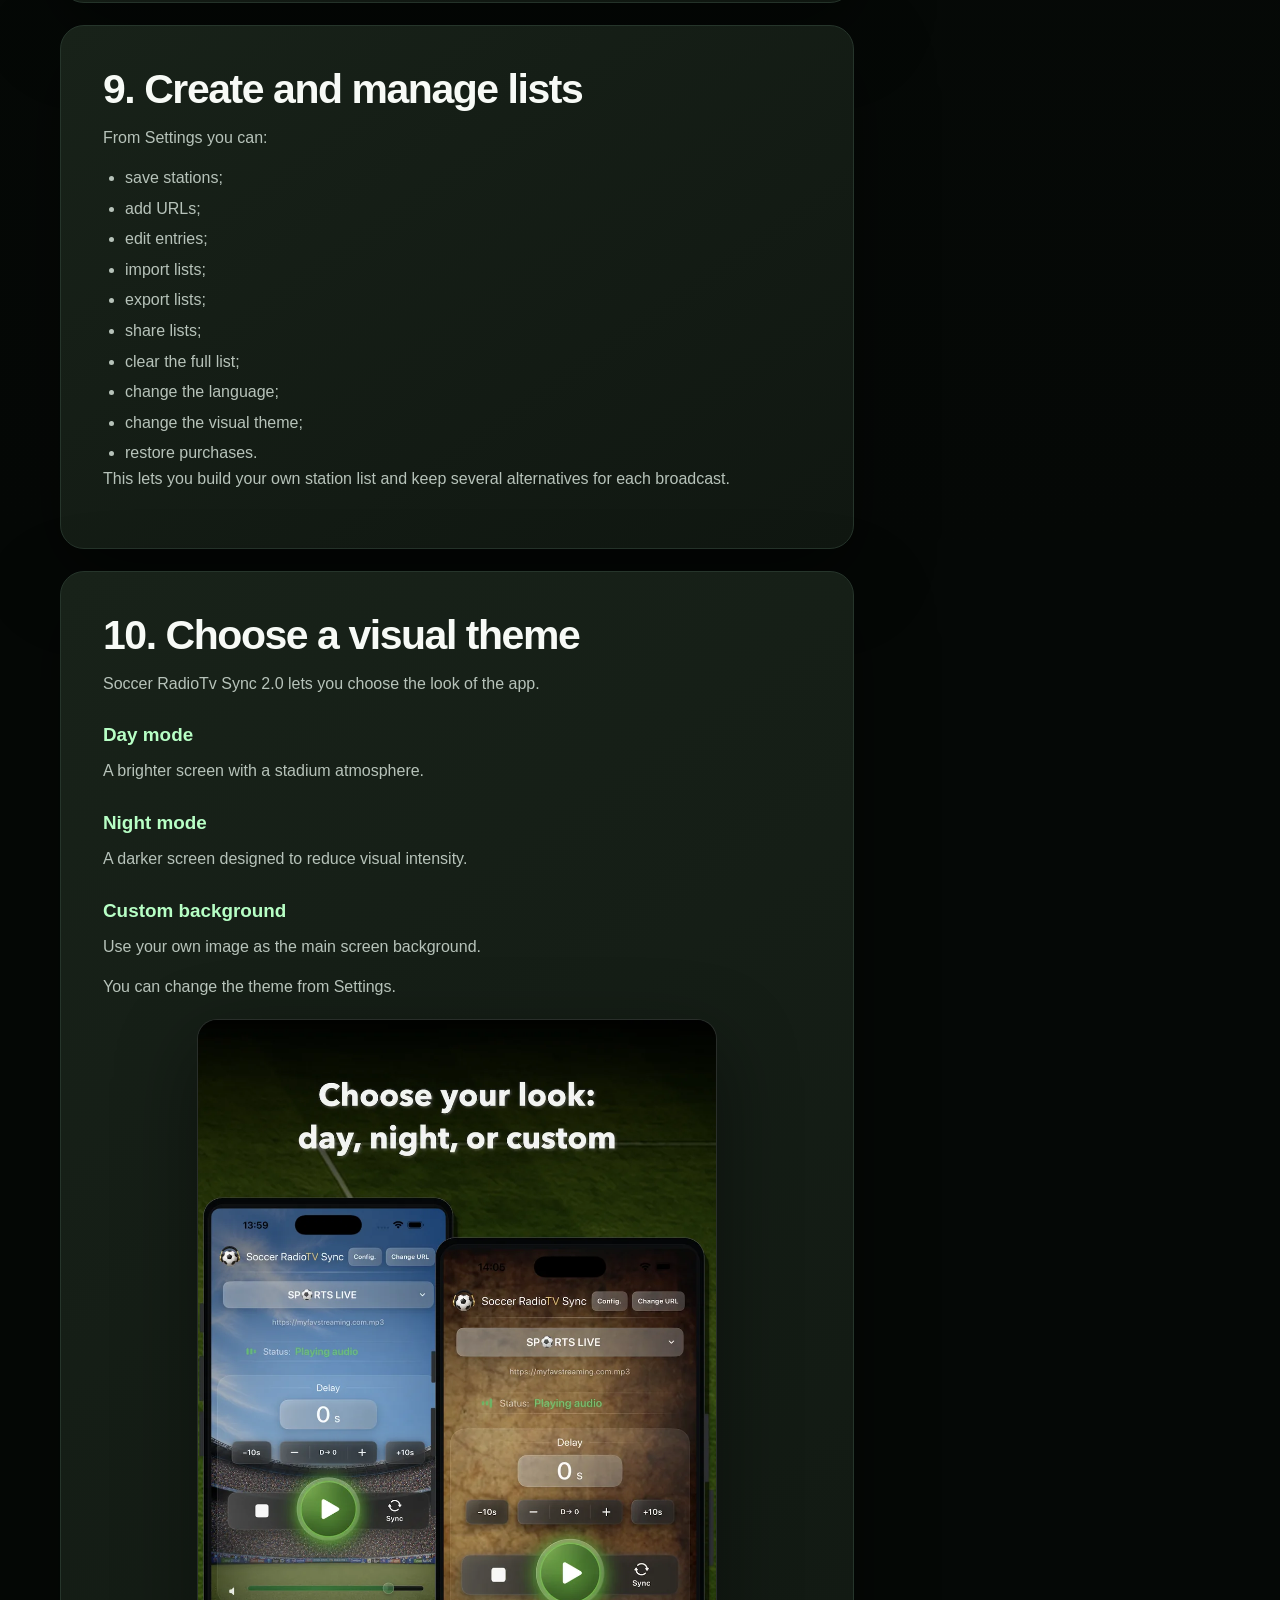
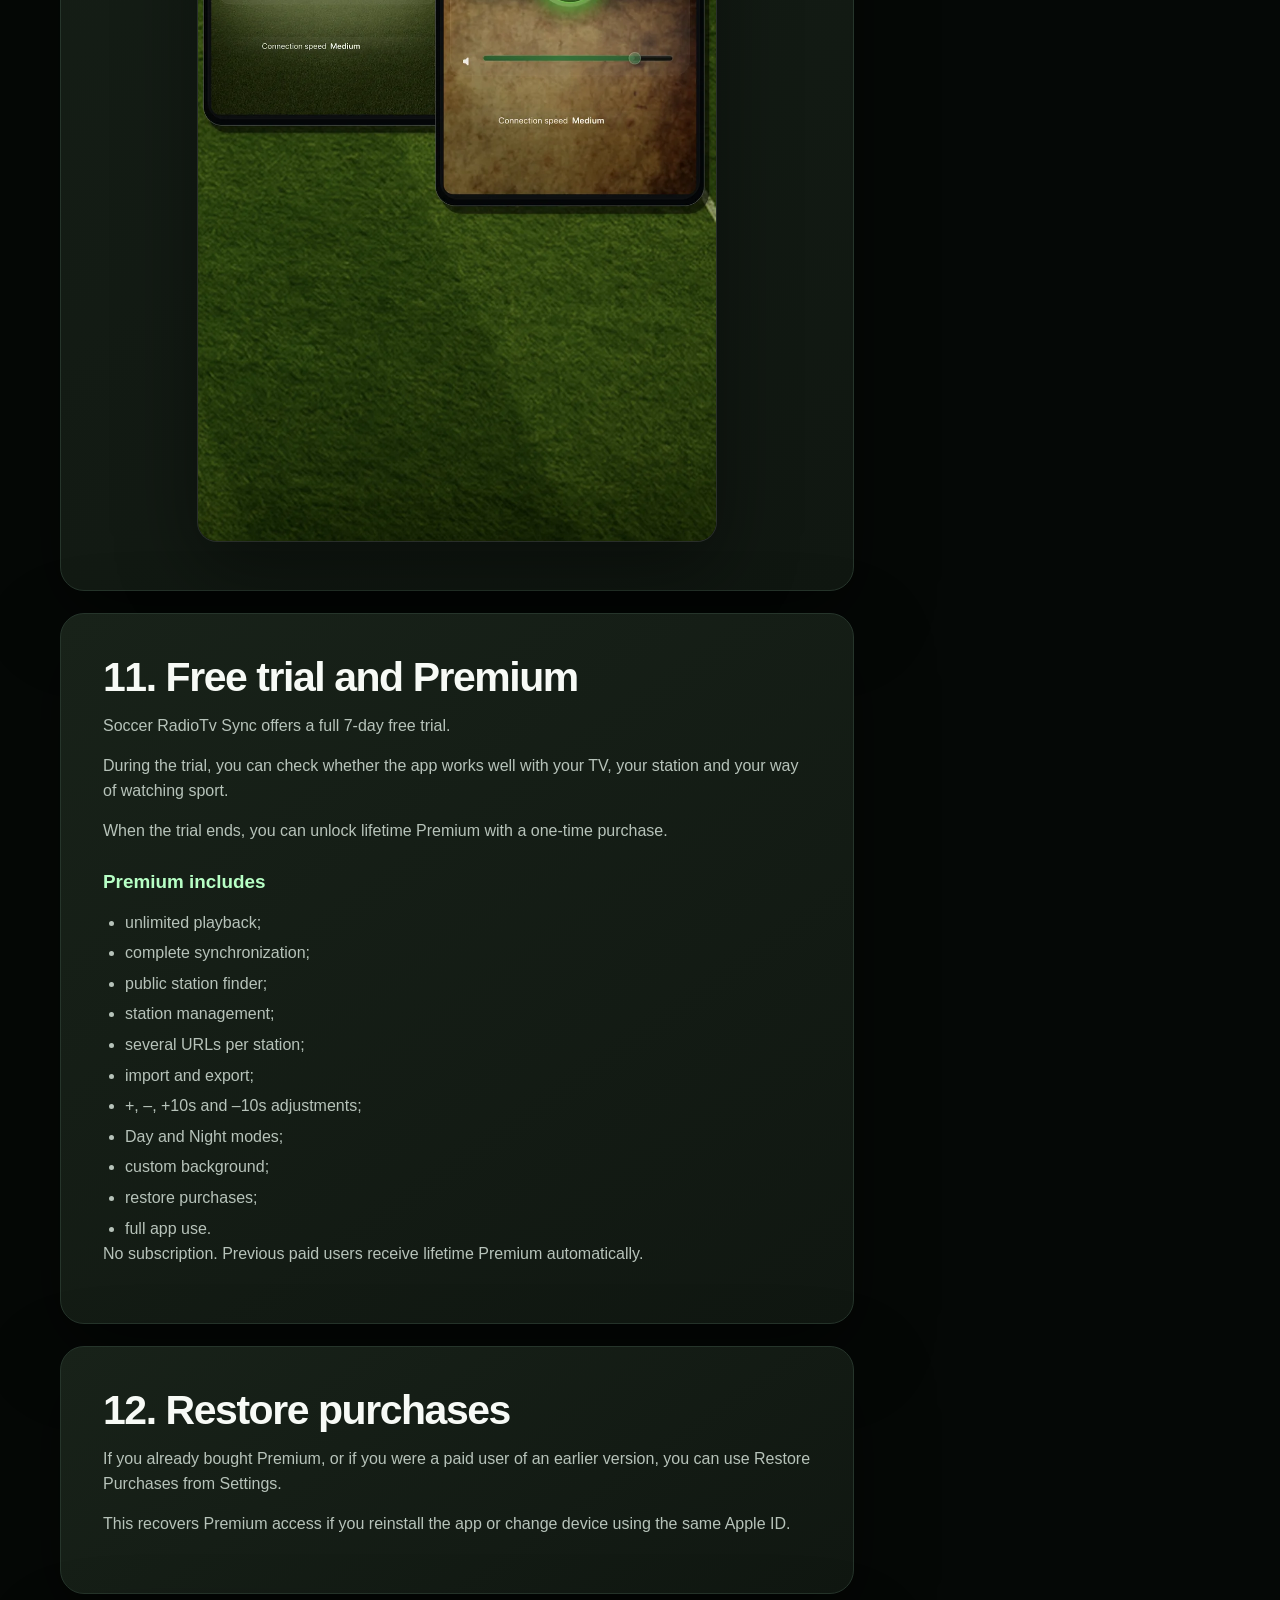
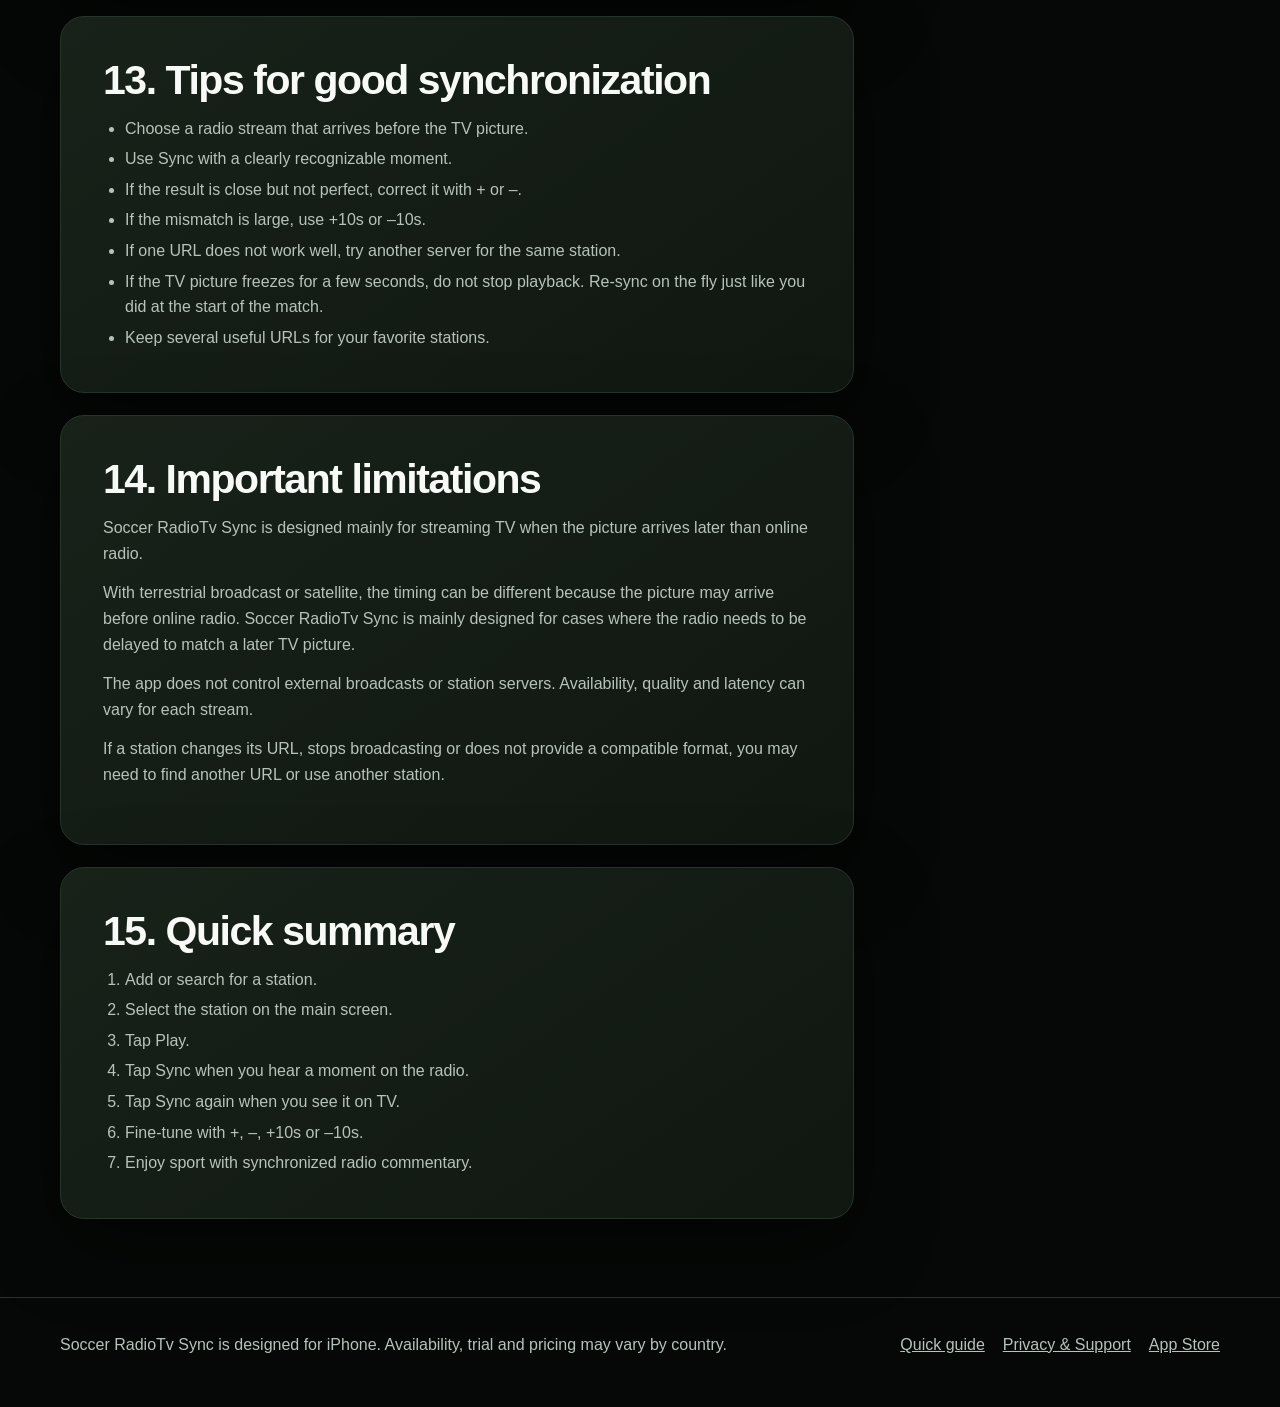
<file: how-to-delay-radio-audio-to-match-tv/index.html>
<!doctype html>
<html lang="en">
<head>
<meta charset="utf-8">
<meta name="viewport" content="width=device-width,initial-scale=1">
<meta name="robots" content="index,follow,max-image-preview:large">
<title>How to Sync Radio with TV Using Soccer RadioTv Sync</title>
<meta name="description" content="Quick guide for using Soccer RadioTv Sync to hear your favorite station synchronized with the TV picture while watching sport on streaming TV.">
<link rel="canonical" href="https://soccerrtvs.github.io/how-to-delay-radio-audio-to-match-tv/">
<link rel="alternate" hreflang="en" href="https://soccerrtvs.github.io/how-to-delay-radio-audio-to-match-tv/">
<link rel="alternate" hreflang="es" href="https://soccerrtvs.github.io/es/como-sincronizar-radio-con-tv/">
<link rel="alternate" hreflang="fr" href="https://soccerrtvs.github.io/fr/synchroniser-radio-avec-tv/">
<link rel="alternate" hreflang="de" href="https://soccerrtvs.github.io/de/radiokommentar-mit-tv-synchronisieren/">
<link rel="alternate" hreflang="it" href="https://soccerrtvs.github.io/it/come-sincronizzare-radio-con-tv/">
<link rel="alternate" hreflang="x-default" href="https://soccerrtvs.github.io/how-to-delay-radio-audio-to-match-tv/">
<link rel="icon" href="../assets/favicon.png">
<link rel="apple-touch-icon" href="../assets/apple-touch-icon.png">
<link rel="stylesheet" href="../assets/styles.css">
<meta property="og:type" content="article">
<meta property="og:locale" content="en_US">
<meta property="og:title" content="How to Sync Radio with TV Using Soccer RadioTv Sync">
<meta property="og:description" content="Quick guide for using Soccer RadioTv Sync to hear your favorite station synchronized with the TV picture while watching sport on streaming TV.">
<meta property="og:url" content="https://soccerrtvs.github.io/how-to-delay-radio-audio-to-match-tv/">
<meta property="og:image" content="https://soccerrtvs.github.io/assets/og/en.jpg">
<meta property="og:image:width" content="1200">
<meta property="og:image:height" content="630">
<meta property="og:site_name" content="Soccer RadioTv Sync">
<meta name="twitter:card" content="summary_large_image">
<meta name="twitter:title" content="How to Sync Radio with TV Using Soccer RadioTv Sync">
<meta name="twitter:description" content="Quick guide for using Soccer RadioTv Sync to hear your favorite station synchronized with the TV picture while watching sport on streaming TV.">
<meta name="twitter:image" content="https://soccerrtvs.github.io/assets/og/en.jpg">
<meta name="theme-color" content="#071008">
</head>
<body>
<a class="skip" href="#main">Skip to content</a>
<header class="topbar"><div class="wrap topinner"><a class="brand" href="/"><img src="../assets/icon-512.webp" alt="" width="42" height="42"><span>Soccer RadioTv Sync</span></a><nav class="langs" aria-label="Language"><a href="/how-to-delay-radio-audio-to-match-tv/" hreflang="en" lang="en" aria-current="page">English</a><a href="/es/como-sincronizar-radio-con-tv/" hreflang="es" lang="es">Español</a><a href="/fr/synchroniser-radio-avec-tv/" hreflang="fr" lang="fr">Français</a><a href="/de/radiokommentar-mit-tv-synchronisieren/" hreflang="de" lang="de">Deutsch</a><a href="/it/come-sincronizzare-radio-con-tv/" hreflang="it" lang="it">Italiano</a></nav></div></header>
<main id="main">
<section class="guide-hero"><div class="wrap"><div class="breadcrumb"><a href="/">Soccer RadioTv Sync</a> / In this guide</div><div class="eyebrow">Quick guide</div><h1>How to sync radio with TV using Soccer RadioTv Sync</h1><p class="lead">This guide explains how to use Soccer RadioTv Sync to hear your favorite station synchronized with the television picture.</p><p class="lead">The app is designed especially for sports on streaming TV, where the picture often arrives later than online radio.</p><div class="actions"><a class="btn" href="https://apps.apple.com/app/soccer-radiotv-sync/id6762045807" rel="noopener">View on the App Store</a><a class="btn secondary" href="/">Back to website</a></div></div></section>
<section><div class="wrap guide-grid"><article class="article"><div id="choose" class="article-card"><h2>1. Choose or add a station</h2><p>To start, you need a compatible online radio stream.</p><ul><li>Search public stations from the integrated finder.</li><li>Add a URL manually.</li><li>Import a station list.</li></ul><p>From Settings, you can manage saved stations, edit the list, add new URLs, import, export or clear the full list.</p><img class="article-shot" src="../assets/en/appstore-4.webp" alt="Settings screen for managing saved stations and URLs" loading="lazy" decoding="async" width="1000" height="2164"></div><div id="finder" class="article-card"><h2>2. Use the public station finder</h2><p>Version 2.0 includes a public station finder based on Radio Browser.</p><ol><li>Open Settings.</li><li>Tap Public URL finder.</li><li>Type the station name, a keyword or the type of content you are looking for.</li><li>Choose a country if you want to limit the results.</li><li>Tap Search.</li><li>Review the results.</li><li>Tap Add to add a compatible station to your list.</li></ol><p>After that, you can select it from the main screen.</p><img class="article-shot" src="../assets/en/appstore-5.webp" alt="Public station finder with search results and Add buttons" loading="lazy" decoding="async" width="1000" height="2164"></div><div id="manual" class="article-card"><h2>3. Add a URL manually</h2><p>If you have a direct URL for a compatible stream, you can add it manually.</p><ol><li>Open Settings.</li><li>Tap Add URL.</li><li>Enter the station name.</li><li>Paste the URL.</li><li>Tap OK.</li></ol><p>The station will be saved to your list. This makes it possible to add compatible streams from traditional radio stations, digital radio stations, commentators, creators or services that provide online radio audio.</p></div><div id="select" class="article-card"><h2>4. Select the station on the main screen</h2><p>On the main screen, open the station selector and choose the station you want to hear.</p><p>If a station has several URLs or servers, you can switch URL with the Change URL button.</p><p>Different servers for the same station can have different latency. If the radio sound arrives after the TV picture, try another URL.</p><img class="article-shot" src="../assets/en/appstore-1.webp" alt="Main screen with station selector and Change URL button" loading="lazy" decoding="async" width="1000" height="2164"></div><div id="play" class="article-card"><h2>5. Tap Play</h2><p>Tap Play to start playback.</p><p>In version 2.0, playback starts sooner after tapping Play, making the app faster and more direct to use.</p><p>When the app is playing, you will see the Playing audio status.</p></div><div id="sync" class="article-card"><h2>6. Sync in two steps</h2><p>The Sync button can calculate the required delay automatically.</p><h3>Step 1</h3><p>When you hear a recognizable moment on the radio, tap Sync. For example: a shot, a foul, a corner, a clear play or an easy-to-identify comment.</p><p>The app will switch to Waiting for TV.</p><h3>Step 2</h3><p>When you see that same moment on television, tap Sync again.</p><p>The app calculates the elapsed time and applies the corresponding delay to the radio. From that moment, the commentary should match the picture.</p><img class="article-shot" src="../assets/en/appstore-2.webp" alt="Two-step sync workflow shown on two iPhones" loading="lazy" decoding="async" width="1000" height="2164"></div><div id="adjust" class="article-card"><h2>7. Adjust the delay manually</h2><p>After syncing, you can fine-tune the result with manual controls.</p><ul><li>Use + to slightly increase the delay.</li><li>Use – to slightly reduce the delay.</li><li>Use +10s to increase the delay quickly.</li><li>Use –10s to reduce the delay quickly.</li><li>Use D→ 0 to reset the delay to zero.</li></ul><p>These controls are useful if the radio is a little ahead or a little behind during the match.</p><img class="article-shot" src="../assets/en/appstore-3.webp" alt="Delay adjustment controls with +, minus, +10s and -10s" loading="lazy" decoding="async" width="1000" height="2164"></div><div id="ten" class="article-card"><h2>8. When to use +10s and –10s</h2><p>The +10s and –10s buttons are for larger changes.</p><p>They can be useful when:</p><ul><li>you changed channel;</li><li>you changed server;</li><li>you changed station;</li><li>the TV picture froze for a few seconds and lost synchronization.</li></ul><p>If the mismatch is small, + and – will usually be better.</p></div><div id="lists" class="article-card"><h2>9. Create and manage lists</h2><p>From Settings you can:</p><ul><li>save stations;</li><li>add URLs;</li><li>edit entries;</li><li>import lists;</li><li>export lists;</li><li>share lists;</li><li>clear the full list;</li><li>change the language;</li><li>change the visual theme;</li><li>restore purchases.</li></ul><p>This lets you build your own station list and keep several alternatives for each broadcast.</p></div><div id="theme" class="article-card"><h2>10. Choose a visual theme</h2><p>Soccer RadioTv Sync 2.0 lets you choose the look of the app.</p><h3>Day mode</h3><p>A brighter screen with a stadium atmosphere.</p><h3>Night mode</h3><p>A darker screen designed to reduce visual intensity.</p><h3>Custom background</h3><p>Use your own image as the main screen background.</p><p>You can change the theme from Settings.</p><img class="article-shot" src="../assets/en/appstore-6.webp" alt="Day and custom background modes" loading="lazy" decoding="async" width="1000" height="2164"></div><div id="premium" class="article-card"><h2>11. Free trial and Premium</h2><p>Soccer RadioTv Sync offers a full 7-day free trial.</p><p>During the trial, you can check whether the app works well with your TV, your station and your way of watching sport.</p><p>When the trial ends, you can unlock lifetime Premium with a one-time purchase.</p><h3>Premium includes</h3><ul><li>unlimited playback;</li><li>complete synchronization;</li><li>public station finder;</li><li>station management;</li><li>several URLs per station;</li><li>import and export;</li><li>+, –, +10s and –10s adjustments;</li><li>Day and Night modes;</li><li>custom background;</li><li>restore purchases;</li><li>full app use.</li></ul><p>No subscription. Previous paid users receive lifetime Premium automatically.</p></div><div id="restore" class="article-card"><h2>12. Restore purchases</h2><p>If you already bought Premium, or if you were a paid user of an earlier version, you can use Restore Purchases from Settings.</p><p>This recovers Premium access if you reinstall the app or change device using the same Apple ID.</p></div><div id="tips" class="article-card"><h2>13. Tips for good synchronization</h2><ul><li>Choose a radio stream that arrives before the TV picture.</li><li>Use Sync with a clearly recognizable moment.</li><li>If the result is close but not perfect, correct it with + or –.</li><li>If the mismatch is large, use +10s or –10s.</li><li>If one URL does not work well, try another server for the same station.</li><li>If the TV picture freezes for a few seconds, do not stop playback. Re-sync on the fly just like you did at the start of the match.</li><li>Keep several useful URLs for your favorite stations.</li></ul></div><div id="limits" class="article-card"><h2>14. Important limitations</h2><p>Soccer RadioTv Sync is designed mainly for streaming TV when the picture arrives later than online radio.</p><p>With terrestrial broadcast or satellite, the timing can be different because the picture may arrive before online radio. Soccer RadioTv Sync is mainly designed for cases where the radio needs to be delayed to match a later TV picture.</p><p>The app does not control external broadcasts or station servers. Availability, quality and latency can vary for each stream.</p><p>If a station changes its URL, stops broadcasting or does not provide a compatible format, you may need to find another URL or use another station.</p></div><div id="summary" class="article-card guide-callout"><h2>15. Quick summary</h2><ol><li>Add or search for a station.</li><li>Select the station on the main screen.</li><li>Tap Play.</li><li>Tap Sync when you hear a moment on the radio.</li><li>Tap Sync again when you see it on TV.</li><li>Fine-tune with +, –, +10s or –10s.</li><li>Enjoy sport with synchronized radio commentary.</li></ol></div></article><aside class="toc"><h2>In this guide</h2><ol><li><a href="#choose">Choose or add a station</a></li><li><a href="#finder">Public station finder</a></li><li><a href="#manual">Add a URL manually</a></li><li><a href="#select">Select a station</a></li><li><a href="#play">Tap Play</a></li><li><a href="#sync">Sync in two steps</a></li><li><a href="#adjust">Manual adjustment</a></li><li><a href="#ten">+10s and –10s</a></li><li><a href="#lists">Manage lists</a></li><li><a href="#theme">Visual themes</a></li><li><a href="#premium">Trial and Premium</a></li><li><a href="#restore">Restore purchases</a></li><li><a href="#tips">Tips</a></li><li><a href="#limits">Limitations</a></li><li><a href="#summary">Quick summary</a></li></ol></aside></div></section>
</main>
<footer><div class="wrap foot"><div>Soccer RadioTv Sync is designed for iPhone. Availability, trial and pricing may vary by country.</div><div class="footlinks"><a href="/how-to-delay-radio-audio-to-match-tv/">Quick guide</a><a href="https://soccerrtvs.github.io/SoccerRadioTvSync/">Privacy &amp; Support</a><a href="https://apps.apple.com/app/soccer-radiotv-sync/id6762045807">App Store</a></div></div></footer>
</body></html>
</file>
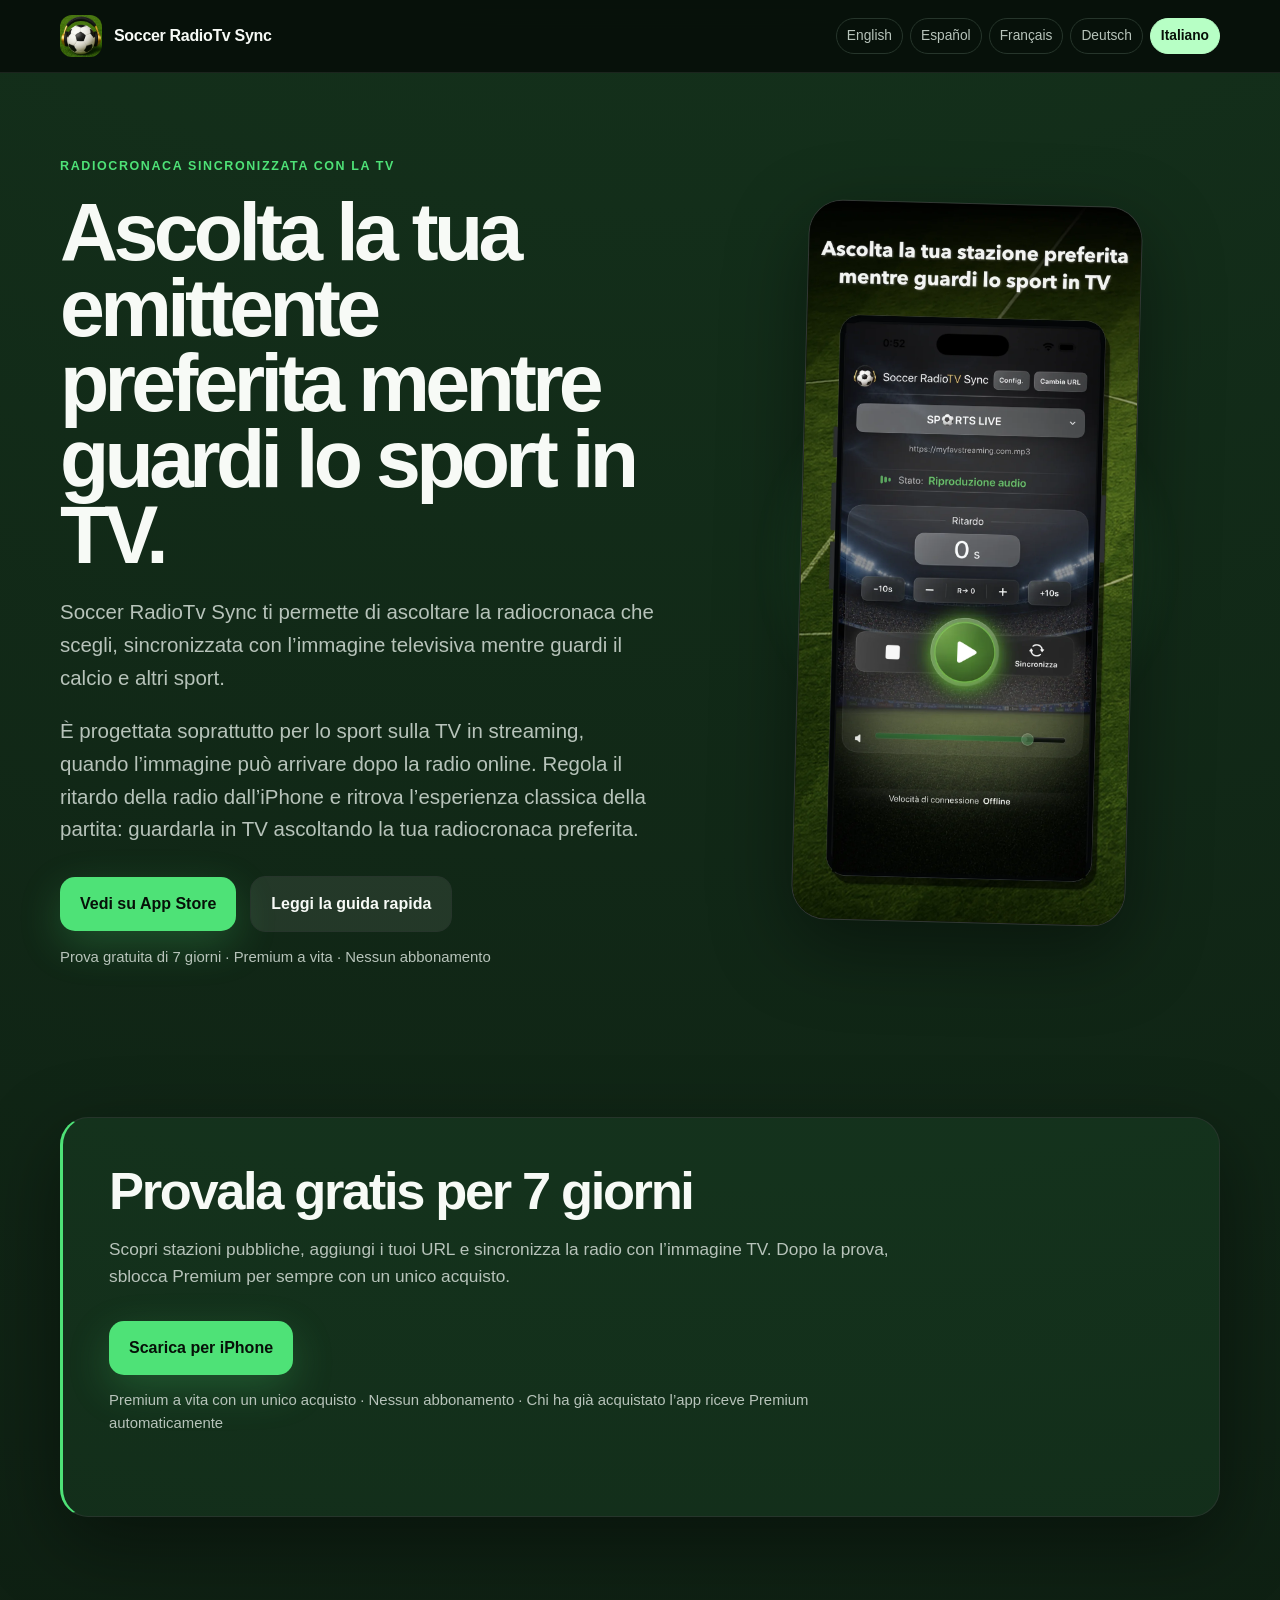
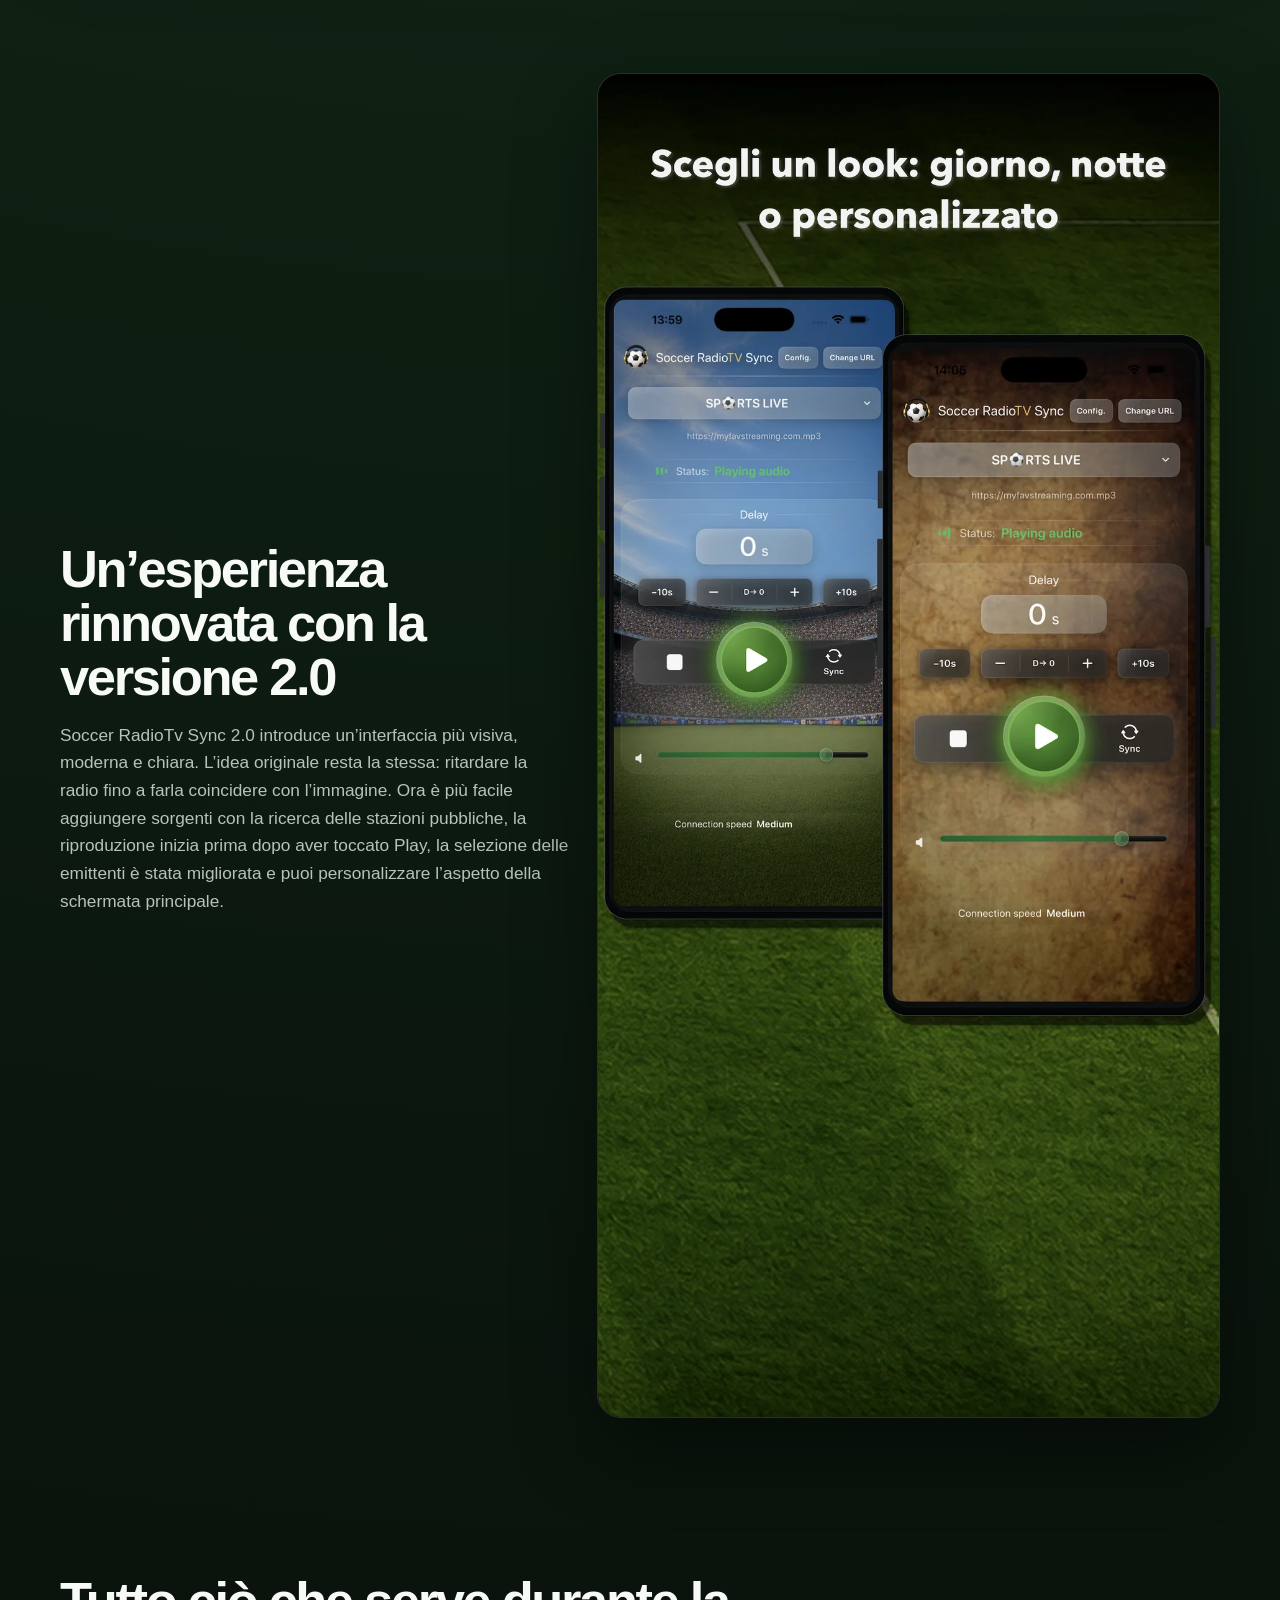
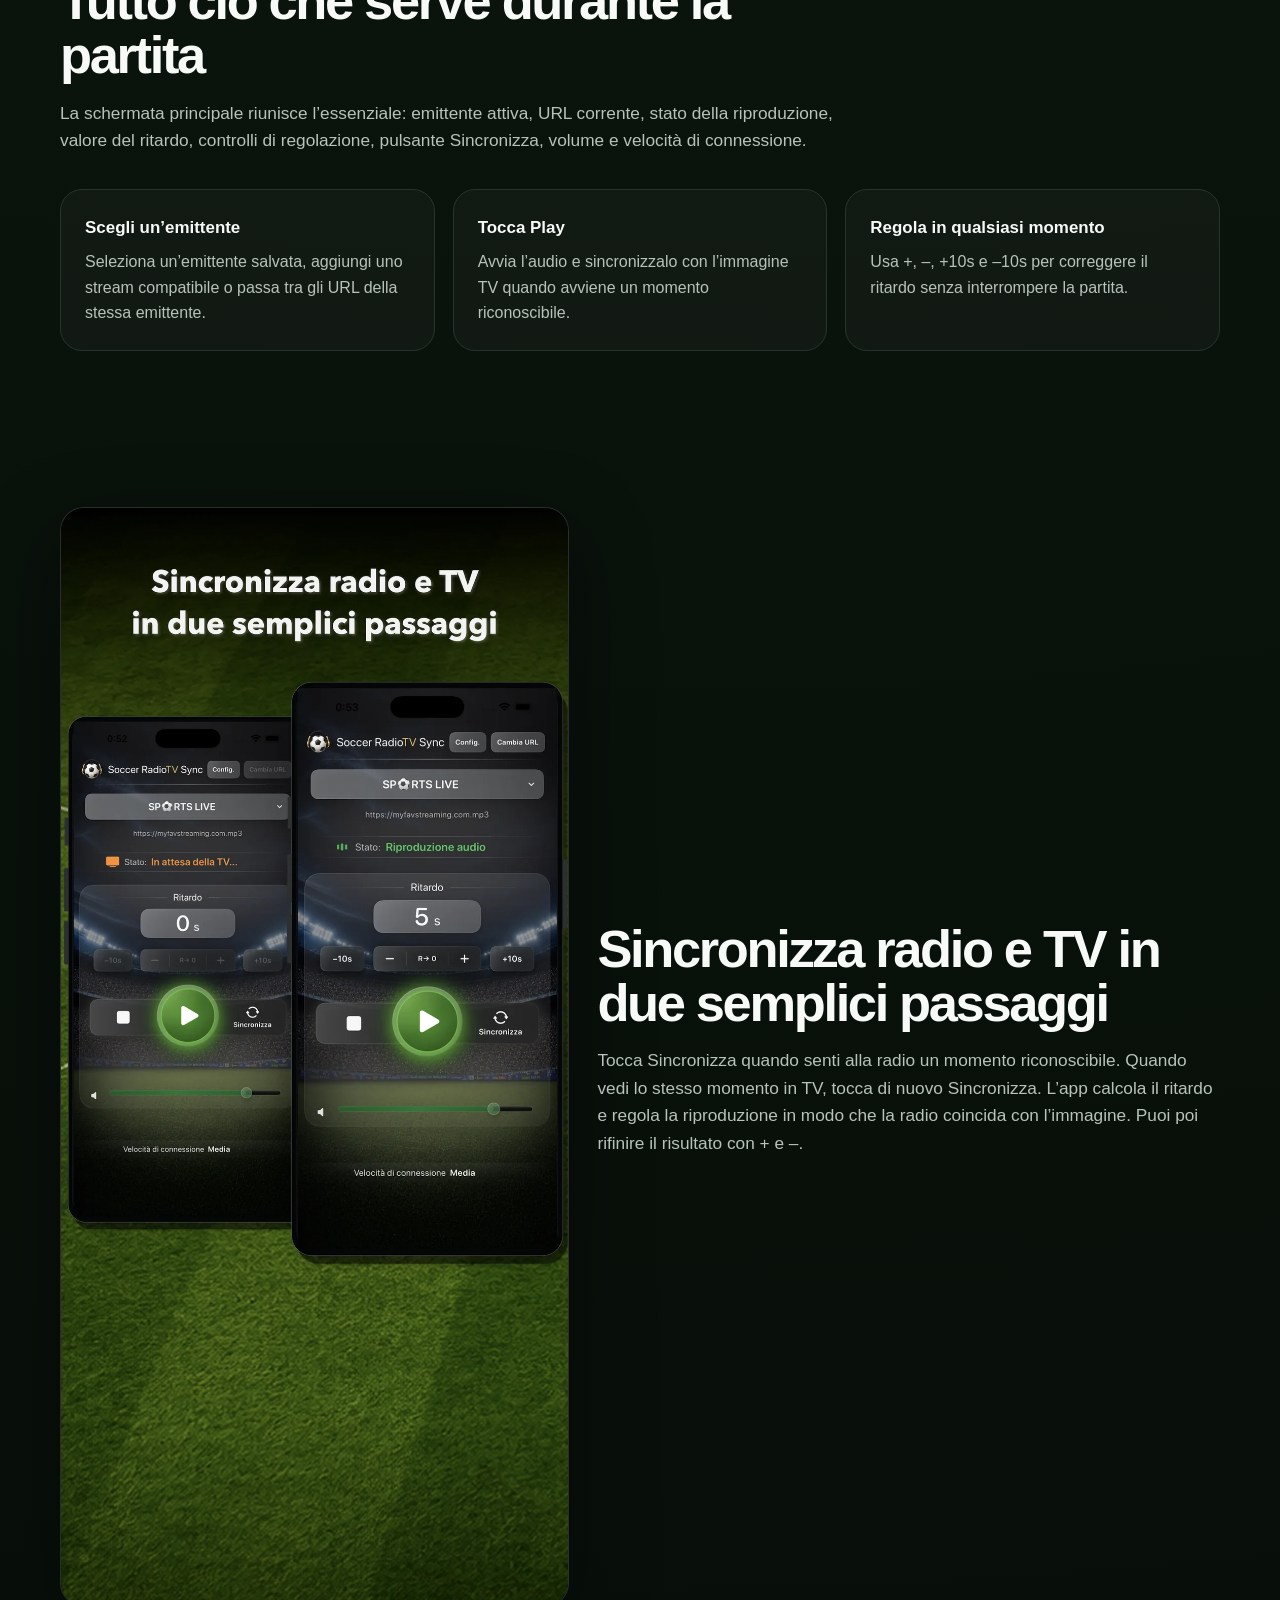
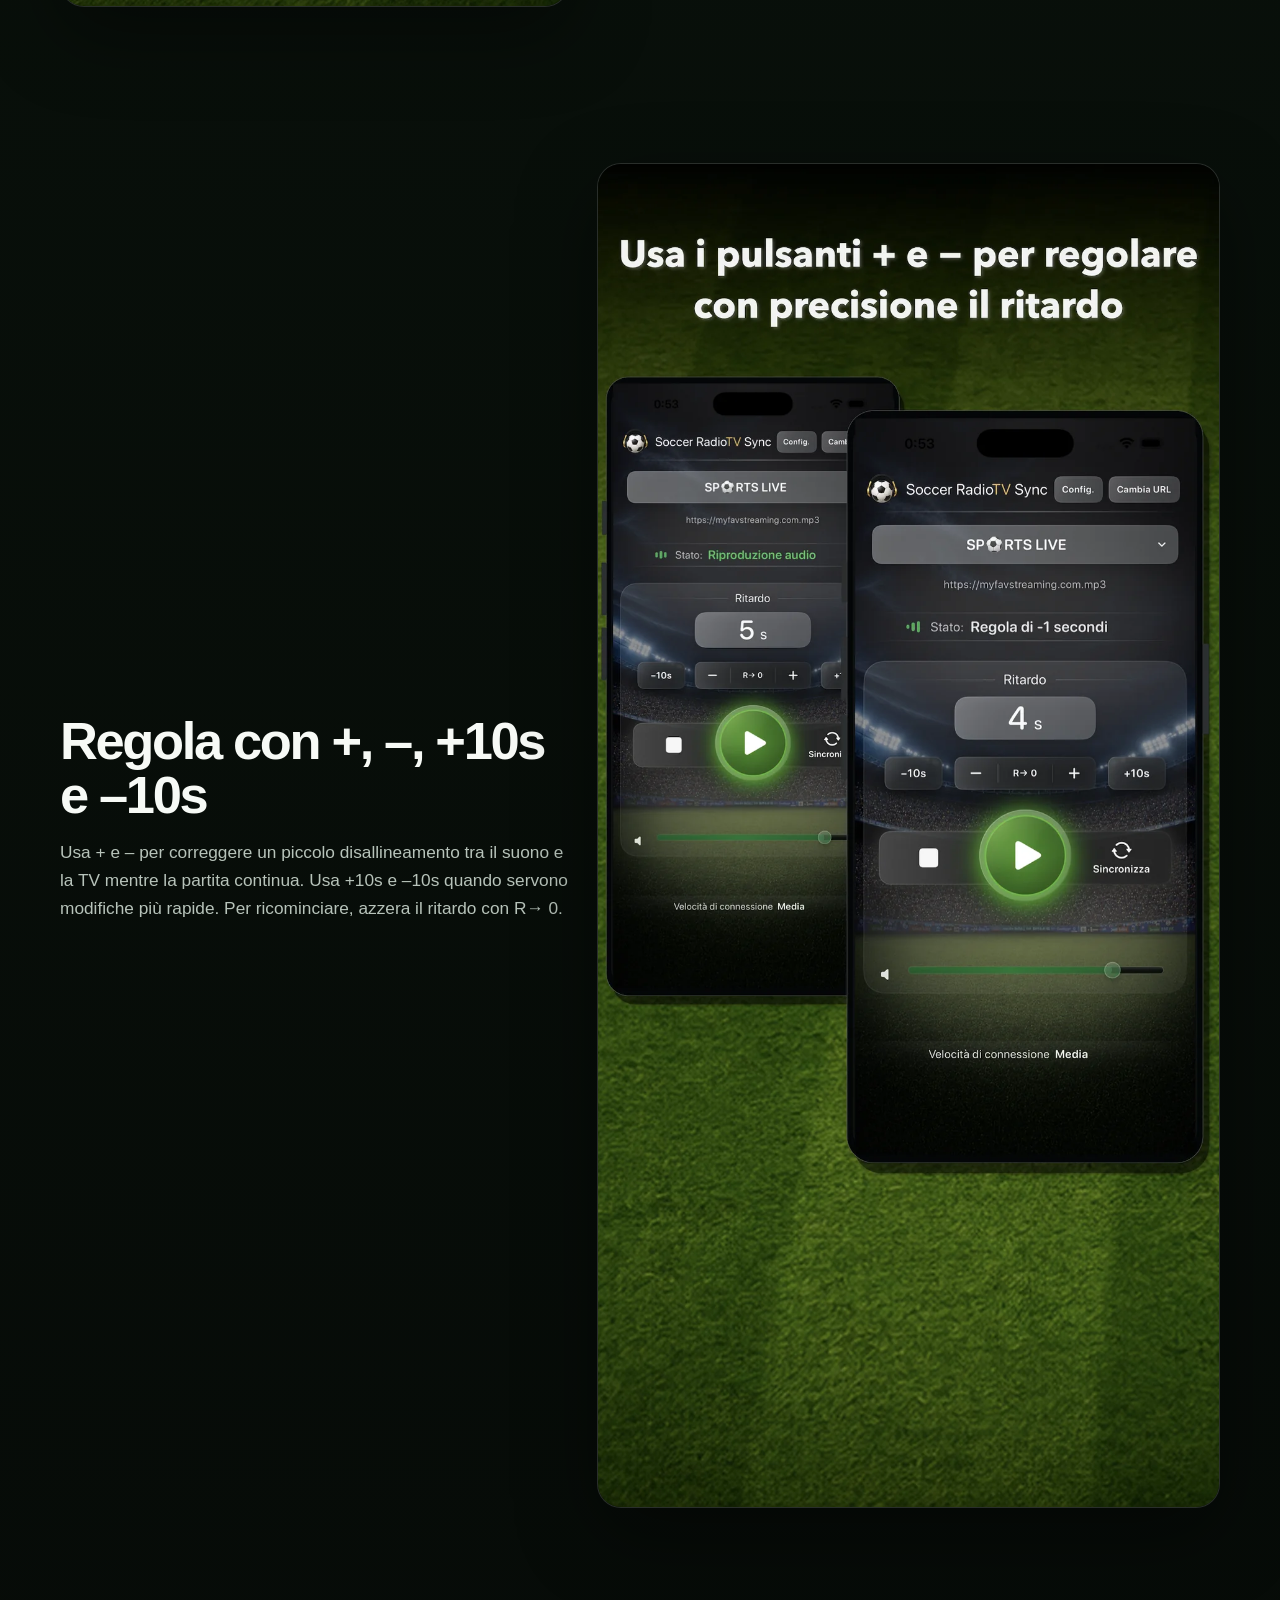
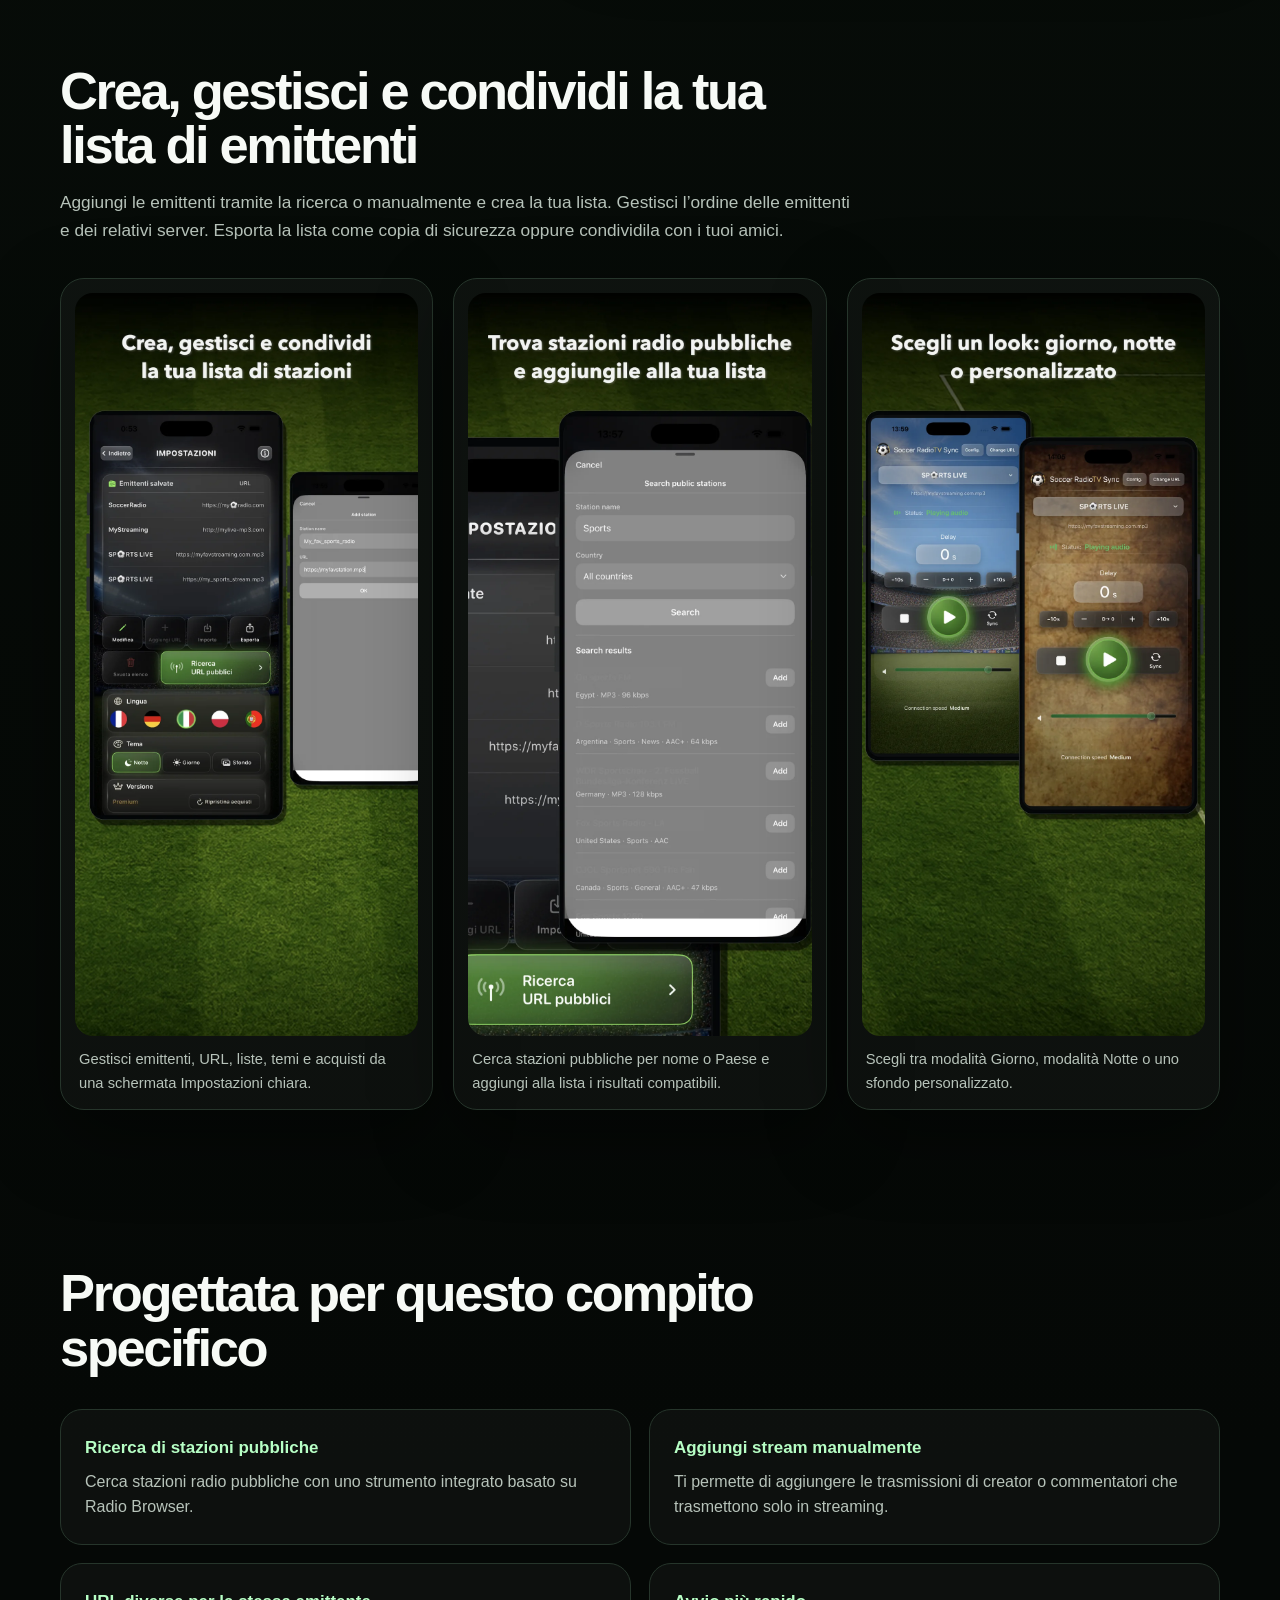
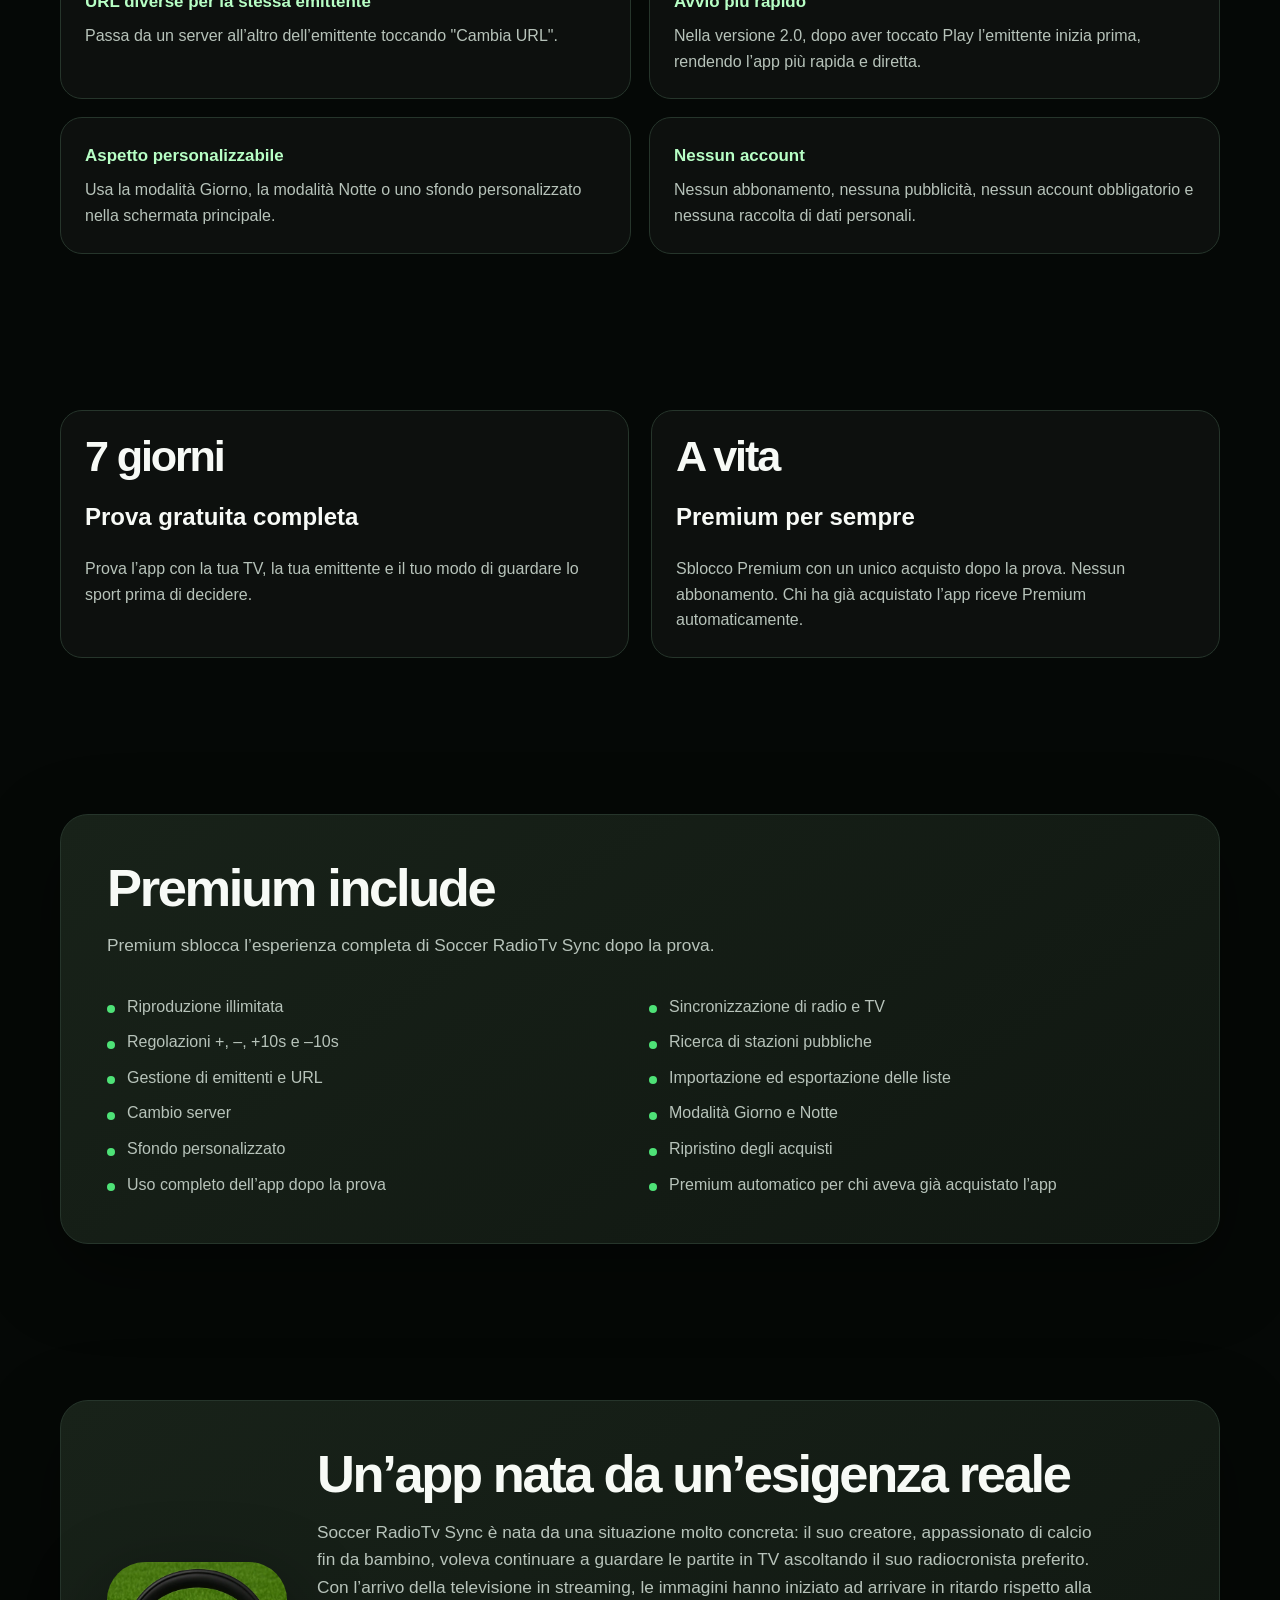
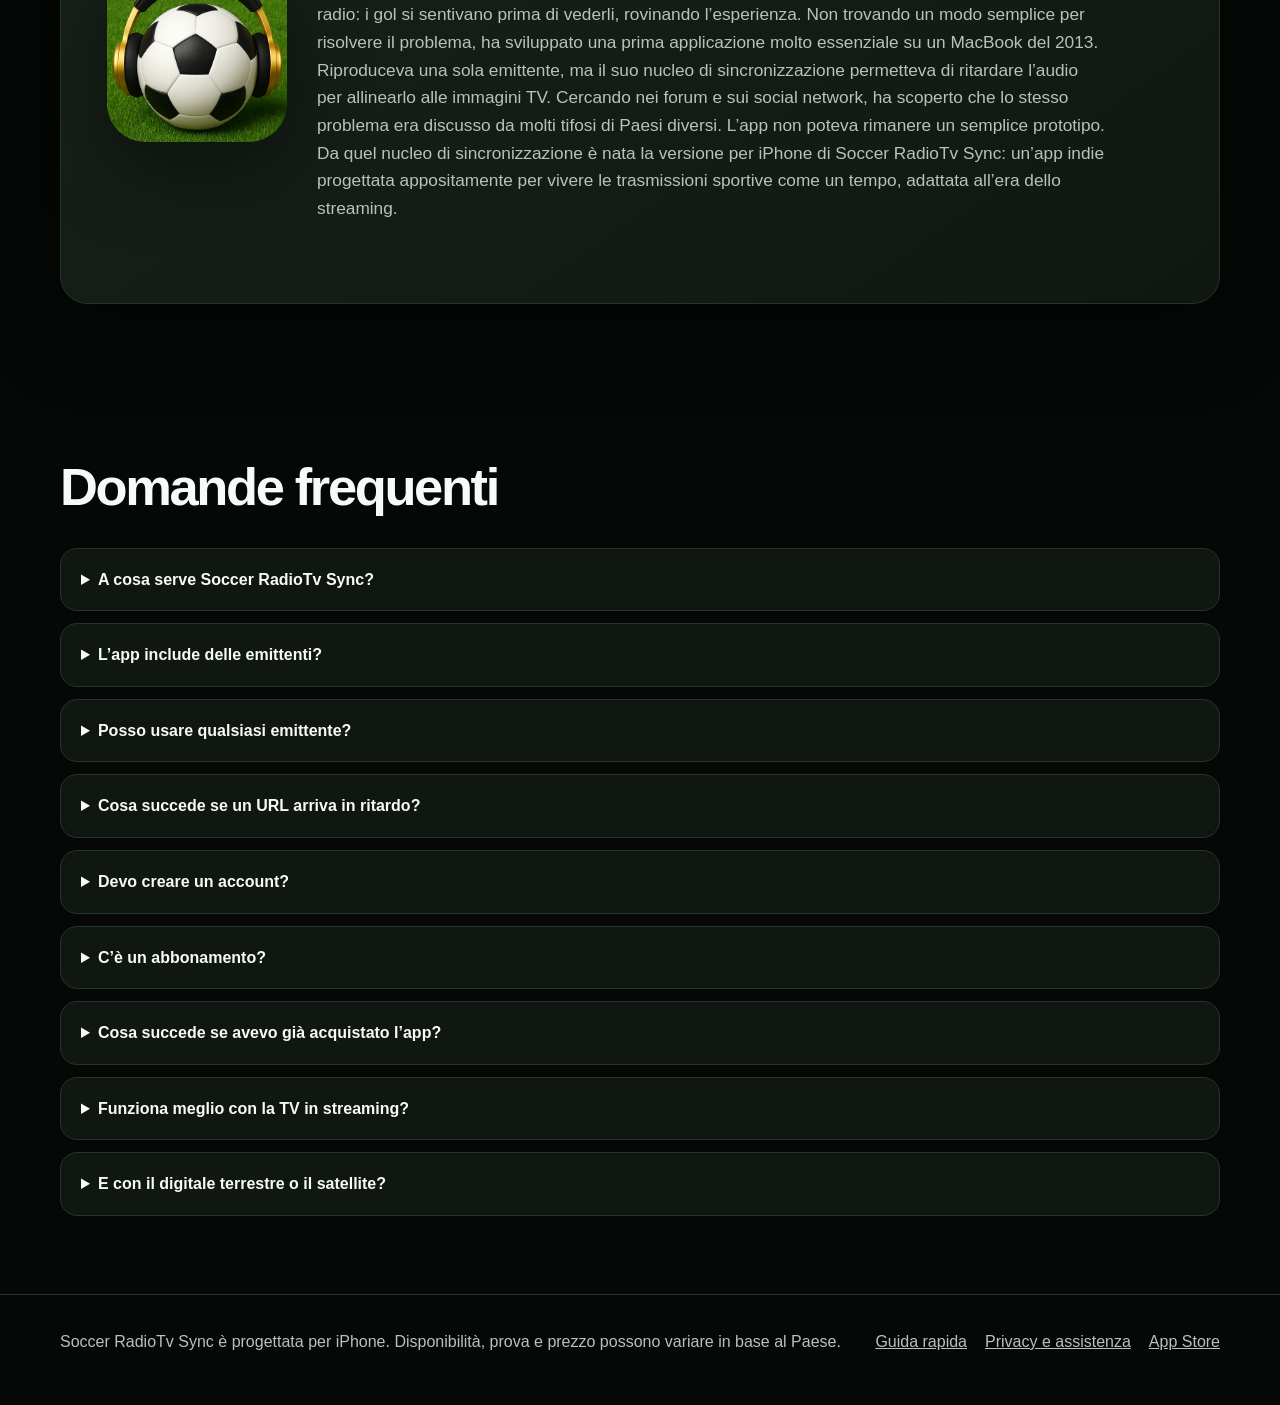
<file: it/index.html>
<!doctype html>
<html lang="it">
<head>
<meta charset="utf-8">
<meta name="viewport" content="width=device-width,initial-scale=1">
<meta name="robots" content="index,follow,max-image-preview:large">
<title>Soccer RadioTv Sync | Radiocronaca sincronizzata con la TV</title>
<meta name="description" content="Ascolta la tua emittente preferita sincronizzata con l’immagine TV mentre guardi lo sport. Prova gratuita di 7 giorni, ricerca di stazioni pubbliche e Premium a vita.">
<link rel="canonical" href="https://soccerrtvs.github.io/it/">
<link rel="alternate" hreflang="en" href="https://soccerrtvs.github.io/">
<link rel="alternate" hreflang="es" href="https://soccerrtvs.github.io/es/">
<link rel="alternate" hreflang="fr" href="https://soccerrtvs.github.io/fr/">
<link rel="alternate" hreflang="de" href="https://soccerrtvs.github.io/de/">
<link rel="alternate" hreflang="it" href="https://soccerrtvs.github.io/it/">
<link rel="alternate" hreflang="x-default" href="https://soccerrtvs.github.io/">
<link rel="icon" href="../assets/favicon.png">
<link rel="apple-touch-icon" href="../assets/apple-touch-icon.png">
<link rel="stylesheet" href="../assets/styles.css">
<meta property="og:type" content="website">
<meta property="og:locale" content="it_IT">
<meta property="og:title" content="Soccer RadioTv Sync | Radiocronaca sincronizzata con la TV">
<meta property="og:description" content="Ascolta la tua emittente preferita sincronizzata con l’immagine TV mentre guardi lo sport. Prova gratuita di 7 giorni, ricerca di stazioni pubbliche e Premium a vita.">
<meta property="og:url" content="https://soccerrtvs.github.io/it/">
<meta property="og:image" content="https://soccerrtvs.github.io/assets/og/it.jpg">
<meta property="og:image:width" content="1200">
<meta property="og:image:height" content="630">
<meta property="og:site_name" content="Soccer RadioTv Sync">
<meta name="twitter:card" content="summary_large_image">
<meta name="twitter:title" content="Soccer RadioTv Sync | Radiocronaca sincronizzata con la TV">
<meta name="twitter:description" content="Ascolta la tua emittente preferita sincronizzata con l’immagine TV mentre guardi lo sport. Prova gratuita di 7 giorni, ricerca di stazioni pubbliche e Premium a vita.">
<meta name="twitter:image" content="https://soccerrtvs.github.io/assets/og/it.jpg">
<meta name="theme-color" content="#071008">
<script type="application/ld+json">{"@context":"https://schema.org","@type":"SoftwareApplication","name":"Soccer RadioTv Sync","operatingSystem":"iOS","applicationCategory":"EntertainmentApplication","description":"Soccer RadioTv Sync ti permette di ascoltare la radiocronaca che scegli, sincronizzata con l’immagine televisiva mentre guardi il calcio e altri sport.","url":"https://soccerrtvs.github.io/it/","downloadUrl":"https://apps.apple.com/app/soccer-radiotv-sync/id6762045807","image":"https://soccerrtvs.github.io/assets/icon-512.webp","offers":{"@type":"Offer","price":"0","priceCurrency":"EUR","availability":"https://schema.org/InStock"},"author":{"@type":"Organization","name":"Soccer RadioTv Sync"}}</script>
<script type="application/ld+json">{"@context":"https://schema.org","@type":"FAQPage","mainEntity":[{"@type":"Question","name":"A cosa serve Soccer RadioTv Sync?","acceptedAnswer":{"@type":"Answer","text":"Permette di ascoltare uno stream radio online compatibile sincronizzato con l’immagine TV mentre guardi lo sport, soprattutto quando la TV in streaming arriva dopo la radio online."}},{"@type":"Question","name":"L’app include delle emittenti?","acceptedAnswer":{"@type":"Answer","text":"L’app permette di cercare stazioni pubbliche tramite uno strumento integrato basato su Radio Browser. Puoi anche aggiungere manualmente i tuoi URL compatibili."}},{"@type":"Question","name":"C’è un abbonamento?","acceptedAnswer":{"@type":"Answer","text":"No. L’app offre una prova gratuita di 7 giorni e poi lo sblocco Premium a vita con un unico acquisto."}},{"@type":"Question","name":"Cosa succede se avevo già acquistato l’app?","acceptedAnswer":{"@type":"Answer","text":"Chi aveva già acquistato l’app riceve automaticamente Premium a vita."}}]}</script>
</head>
<body>
<a class="skip" href="#main">Vai al contenuto</a>
<header class="topbar"><div class="wrap topinner">
<a class="brand" href="/it/"><img src="../assets/icon-512.webp" alt="" width="42" height="42"><span>Soccer RadioTv Sync</span></a>
<nav class="langs" aria-label="Lingua"><a href="/" hreflang="en" lang="en">English</a><a href="/es/" hreflang="es" lang="es">Español</a><a href="/fr/" hreflang="fr" lang="fr">Français</a><a href="/de/" hreflang="de" lang="de">Deutsch</a><a href="/it/" hreflang="it" lang="it" aria-current="page">Italiano</a></nav>
</div></header>
<main id="main">
<section class="hero"><div class="wrap hero-grid"><div>
<div class="eyebrow">Radiocronaca sincronizzata con la TV</div>
<h1>Ascolta la tua emittente preferita mentre guardi lo sport in TV.</h1>
<p class="lead">Soccer RadioTv Sync ti permette di ascoltare la radiocronaca che scegli, sincronizzata con l’immagine televisiva mentre guardi il calcio e altri sport.</p>
<p class="lead">È progettata soprattutto per lo sport sulla TV in streaming, quando l’immagine può arrivare dopo la radio online. Regola il ritardo della radio dall’iPhone e ritrova l’esperienza classica della partita: guardarla in TV ascoltando la tua radiocronaca preferita.</p>
<div class="actions"><a class="btn" href="https://apps.apple.com/app/soccer-radiotv-sync/id6762045807" rel="noopener">Vedi su App Store</a><a class="btn secondary" href="/it/come-sincronizzare-radio-con-tv/">Leggi la guida rapida</a><span class="micro">Prova gratuita di 7 giorni · Premium a vita · Nessun abbonamento</span></div>
</div><div class="phone-stage"><div class="glow"></div><img class="hero-shot" decoding="async" fetchpriority="high" src="../assets/it/appstore-1.webp" alt="Gestisci emittenti, URL, liste, temi e acquisti da una schermata Impostazioni chiara." width="1000" height="2164"></div></div></section>
<section><div class="wrap"><div class="panel guide-callout"><div class="section-head"><h2>Provala gratis per 7 giorni</h2><p>Scopri stazioni pubbliche, aggiungi i tuoi URL e sincronizza la radio con l’immagine TV. Dopo la prova, sblocca Premium per sempre con un unico acquisto.</p><div class="actions"><a class="btn" href="https://apps.apple.com/app/soccer-radiotv-sync/id6762045807" rel="noopener">Scarica per iPhone</a><span class="micro">Premium a vita con un unico acquisto · Nessun abbonamento · Chi ha già acquistato l’app riceve Premium automaticamente</span></div></div></div></div></section>
<section><div class="wrap wide-shot"><div><div class="section-head"><h2>Un’esperienza rinnovata con la versione 2.0</h2><p>Soccer RadioTv Sync 2.0 introduce un’interfaccia più visiva, moderna e chiara. L’idea originale resta la stessa: ritardare la radio fino a farla coincidere con l’immagine. Ora è più facile aggiungere sorgenti con la ricerca delle stazioni pubbliche, la riproduzione inizia prima dopo aver toccato Play, la selezione delle emittenti è stata migliorata e puoi personalizzare l’aspetto della schermata principale.</p></div></div><img src="../assets/it/appstore-6.webp" alt="Scegli tra modalità Giorno, modalità Notte o uno sfondo personalizzato." loading="lazy" decoding="async" width="1000" height="2164"></div></section>
<section><div class="wrap"><div class="section-head"><h2>Tutto ciò che serve durante la partita</h2><p>La schermata principale riunisce l’essenziale: emittente attiva, URL corrente, stato della riproduzione, valore del ritardo, controlli di regolazione, pulsante Sincronizza, volume e velocità di connessione.</p></div><div class="steps"><article class="step"><h3>Scegli un’emittente</h3><p>Seleziona un’emittente salvata, aggiungi uno stream compatibile o passa tra gli URL della stessa emittente.</p></article><article class="step"><h3>Tocca Play</h3><p>Avvia l’audio e sincronizzalo con l’immagine TV quando avviene un momento riconoscibile.</p></article><article class="step"><h3>Regola in qualsiasi momento</h3><p>Usa +, –, +10s e –10s per correggere il ritardo senza interrompere la partita.</p></article></div></div></section>
<section><div class="wrap wide-shot"><img src="../assets/it/appstore-2.webp" alt="Sincronizza radio e TV in due semplici passaggi" loading="lazy" decoding="async" width="1000" height="2164"><div><div class="section-head"><h2>Sincronizza radio e TV in due semplici passaggi</h2><p>Tocca Sincronizza quando senti alla radio un momento riconoscibile. Quando vedi lo stesso momento in TV, tocca di nuovo Sincronizza. L’app calcola il ritardo e regola la riproduzione in modo che la radio coincida con l’immagine. Puoi poi rifinire il risultato con + e –.</p></div></div></div></section>
<section><div class="wrap wide-shot"><div><div class="section-head"><h2>Regola con +, –, +10s e –10s</h2><p>Usa + e – per correggere un piccolo disallineamento tra il suono e la TV mentre la partita continua. Usa +10s e –10s quando servono modifiche più rapide. Per ricominciare, azzera il ritardo con R→ 0.</p></div></div><img src="../assets/it/appstore-3.webp" alt="Regola con +, –, +10s e –10s" loading="lazy" decoding="async" width="1000" height="2164"></div></section>
<section><div class="wrap"><div class="section-head"><h2>Crea, gestisci e condividi la tua lista di emittenti</h2><p>Aggiungi le emittenti tramite la ricerca o manualmente e crea la tua lista. Gestisci l’ordine delle emittenti e dei relativi server. Esporta la lista come copia di sicurezza oppure condividila con i tuoi amici.</p></div><div class="screenshot-grid"><figure class="shot-card"><img src="../assets/it/appstore-4.webp" alt="Gestisci emittenti, URL, liste, temi e acquisti da una schermata Impostazioni chiara." loading="lazy" decoding="async" width="1000" height="2164"><figcaption>Gestisci emittenti, URL, liste, temi e acquisti da una schermata Impostazioni chiara.</figcaption></figure><figure class="shot-card"><img src="../assets/it/appstore-5.webp" alt="Cerca stazioni pubbliche per nome o Paese e aggiungi alla lista i risultati compatibili." loading="lazy" decoding="async" width="1000" height="2164"><figcaption>Cerca stazioni pubbliche per nome o Paese e aggiungi alla lista i risultati compatibili.</figcaption></figure><figure class="shot-card"><img src="../assets/it/appstore-6.webp" alt="Scegli tra modalità Giorno, modalità Notte o uno sfondo personalizzato." loading="lazy" decoding="async" width="1000" height="2164"><figcaption>Scegli tra modalità Giorno, modalità Notte o uno sfondo personalizzato.</figcaption></figure></div></div></section>
<section><div class="wrap"><div class="section-head"><h2>Progettata per questo compito specifico</h2></div><div class="features"><article class="feature"><h3>Ricerca di stazioni pubbliche</h3><p>Cerca stazioni radio pubbliche con uno strumento integrato basato su Radio Browser.</p></article><article class="feature"><h3>Aggiungi stream manualmente</h3><p>Ti permette di aggiungere le trasmissioni di creator o commentatori che trasmettono solo in streaming.</p></article><article class="feature"><h3>URL diverse per la stessa emittente</h3><p>Passa da un server all’altro dell’emittente toccando &quot;Cambia URL&quot;.</p></article><article class="feature"><h3>Avvio più rapido</h3><p>Nella versione 2.0, dopo aver toccato Play l’emittente inizia prima, rendendo l’app più rapida e diretta.</p></article><article class="feature"><h3>Aspetto personalizzabile</h3><p>Usa la modalità Giorno, la modalità Notte o uno sfondo personalizzato nella schermata principale.</p></article><article class="feature"><h3>Nessun account</h3><p>Nessun abbonamento, nessuna pubblicità, nessun account obbligatorio e nessuna raccolta di dati personali.</p></article></div></div></section>
<section><div class="wrap price"><div class="price-card"><strong>7 giorni</strong><h2>Prova gratuita completa</h2><p>Prova l’app con la tua TV, la tua emittente e il tuo modo di guardare lo sport prima di decidere.</p></div><div class="price-card"><strong>A vita</strong><h2>Premium per sempre</h2><p>Sblocco Premium con un unico acquisto dopo la prova. Nessun abbonamento. Chi ha già acquistato l’app riceve Premium automaticamente.</p></div></div></section>
<section><div class="wrap"><div class="panel"><div class="section-head"><h2>Premium include</h2><p>Premium sblocca l’esperienza completa di Soccer RadioTv Sync dopo la prova.</p></div><ul class="bullet-list"><li>Riproduzione illimitata</li><li>Sincronizzazione di radio e TV</li><li>Regolazioni +, –, +10s e –10s</li><li>Ricerca di stazioni pubbliche</li><li>Gestione di emittenti e URL</li><li>Importazione ed esportazione delle liste</li><li>Cambio server</li><li>Modalità Giorno e Notte</li><li>Sfondo personalizzato</li><li>Ripristino degli acquisti</li><li>Uso completo dell’app dopo la prova</li><li>Premium automatico per chi aveva già acquistato l’app</li></ul></div></div></section>
<section><div class="wrap"><div class="panel origin"><img src="../assets/icon-512.webp" alt="Soccer RadioTv Sync" width="180" height="180"><div><div class="section-head"><h2>Un’app nata da un’esigenza reale</h2><p>Soccer RadioTv Sync è nata da una situazione molto concreta: il suo creatore, appassionato di calcio fin da bambino, voleva continuare a guardare le partite in TV ascoltando il suo radiocronista preferito. Con l’arrivo della televisione in streaming, le immagini hanno iniziato ad arrivare in ritardo rispetto alla radio: i gol si sentivano prima di vederli, rovinando l’esperienza. Non trovando un modo semplice per risolvere il problema, ha sviluppato una prima applicazione molto essenziale su un MacBook del 2013. Riproduceva una sola emittente, ma il suo nucleo di sincronizzazione permetteva di ritardare l’audio per allinearlo alle immagini TV. Cercando nei forum e sui social network, ha scoperto che lo stesso problema era discusso da molti tifosi di Paesi diversi. L’app non poteva rimanere un semplice prototipo. Da quel nucleo di sincronizzazione è nata la versione per iPhone di Soccer RadioTv Sync: un’app indie progettata appositamente per vivere le trasmissioni sportive come un tempo, adattata all’era dello streaming.</p></div></div></div></div></section>
<section><div class="wrap"><div class="section-head"><h2>Domande frequenti</h2></div><div class="faq"><details><summary>A cosa serve Soccer RadioTv Sync?</summary><p>Permette di ascoltare uno stream radio online compatibile sincronizzato con l’immagine TV mentre guardi lo sport, soprattutto quando la TV in streaming arriva dopo la radio online.</p></details><details><summary>L’app include delle emittenti?</summary><p>L’app permette di cercare stazioni pubbliche tramite uno strumento integrato basato su Radio Browser. Puoi anche aggiungere manualmente i tuoi URL compatibili.</p></details><details><summary>Posso usare qualsiasi emittente?</summary><p>Puoi utilizzare stream audio online compatibili. Alcune emittenti, commentatori, creator e servizi offrono stream che possono essere aggiunti manualmente se compatibili con il sistema di riproduzione dell’app.</p></details><details><summary>Cosa succede se un URL arriva in ritardo?</summary><p>Puoi provare un altro URL o server della stessa emittente. Server diversi possono avere latenze differenti.</p></details><details><summary>Devo creare un account?</summary><p>No. Non è necessario creare un account.</p></details><details><summary>C’è un abbonamento?</summary><p>No. L’app offre una prova gratuita di 7 giorni e poi lo sblocco Premium a vita con un unico acquisto.</p></details><details><summary>Cosa succede se avevo già acquistato l’app?</summary><p>Chi aveva già acquistato l’app riceve automaticamente Premium a vita.</p></details><details><summary>Funziona meglio con la TV in streaming?</summary><p>È lo scenario principale. Con la TV in streaming, l’immagine può arrivare dopo la radio online e l’app può ritardare la radio per sincronizzarla con l’immagine.</p></details><details><summary>E con il digitale terrestre o il satellite?</summary><p>Con il digitale terrestre o il satellite, i tempi possono essere diversi perché l’immagine può arrivare prima della radio online. Soccer RadioTv Sync è pensata soprattutto per i casi in cui la radio deve essere ritardata per coincidere con un’immagine TV che arriva più tardi.</p></details></div></div></section>
</main>
<footer><div class="wrap foot"><div>Soccer RadioTv Sync è progettata per iPhone. Disponibilità, prova e prezzo possono variare in base al Paese.</div><div class="footlinks"><a href="/it/come-sincronizzare-radio-con-tv/">Guida rapida</a><a href="https://soccerrtvs.github.io/SoccerRadioTvSync/">Privacy e assistenza</a><a href="https://apps.apple.com/app/soccer-radiotv-sync/id6762045807">App Store</a></div></div></footer>
</body></html>
</file>
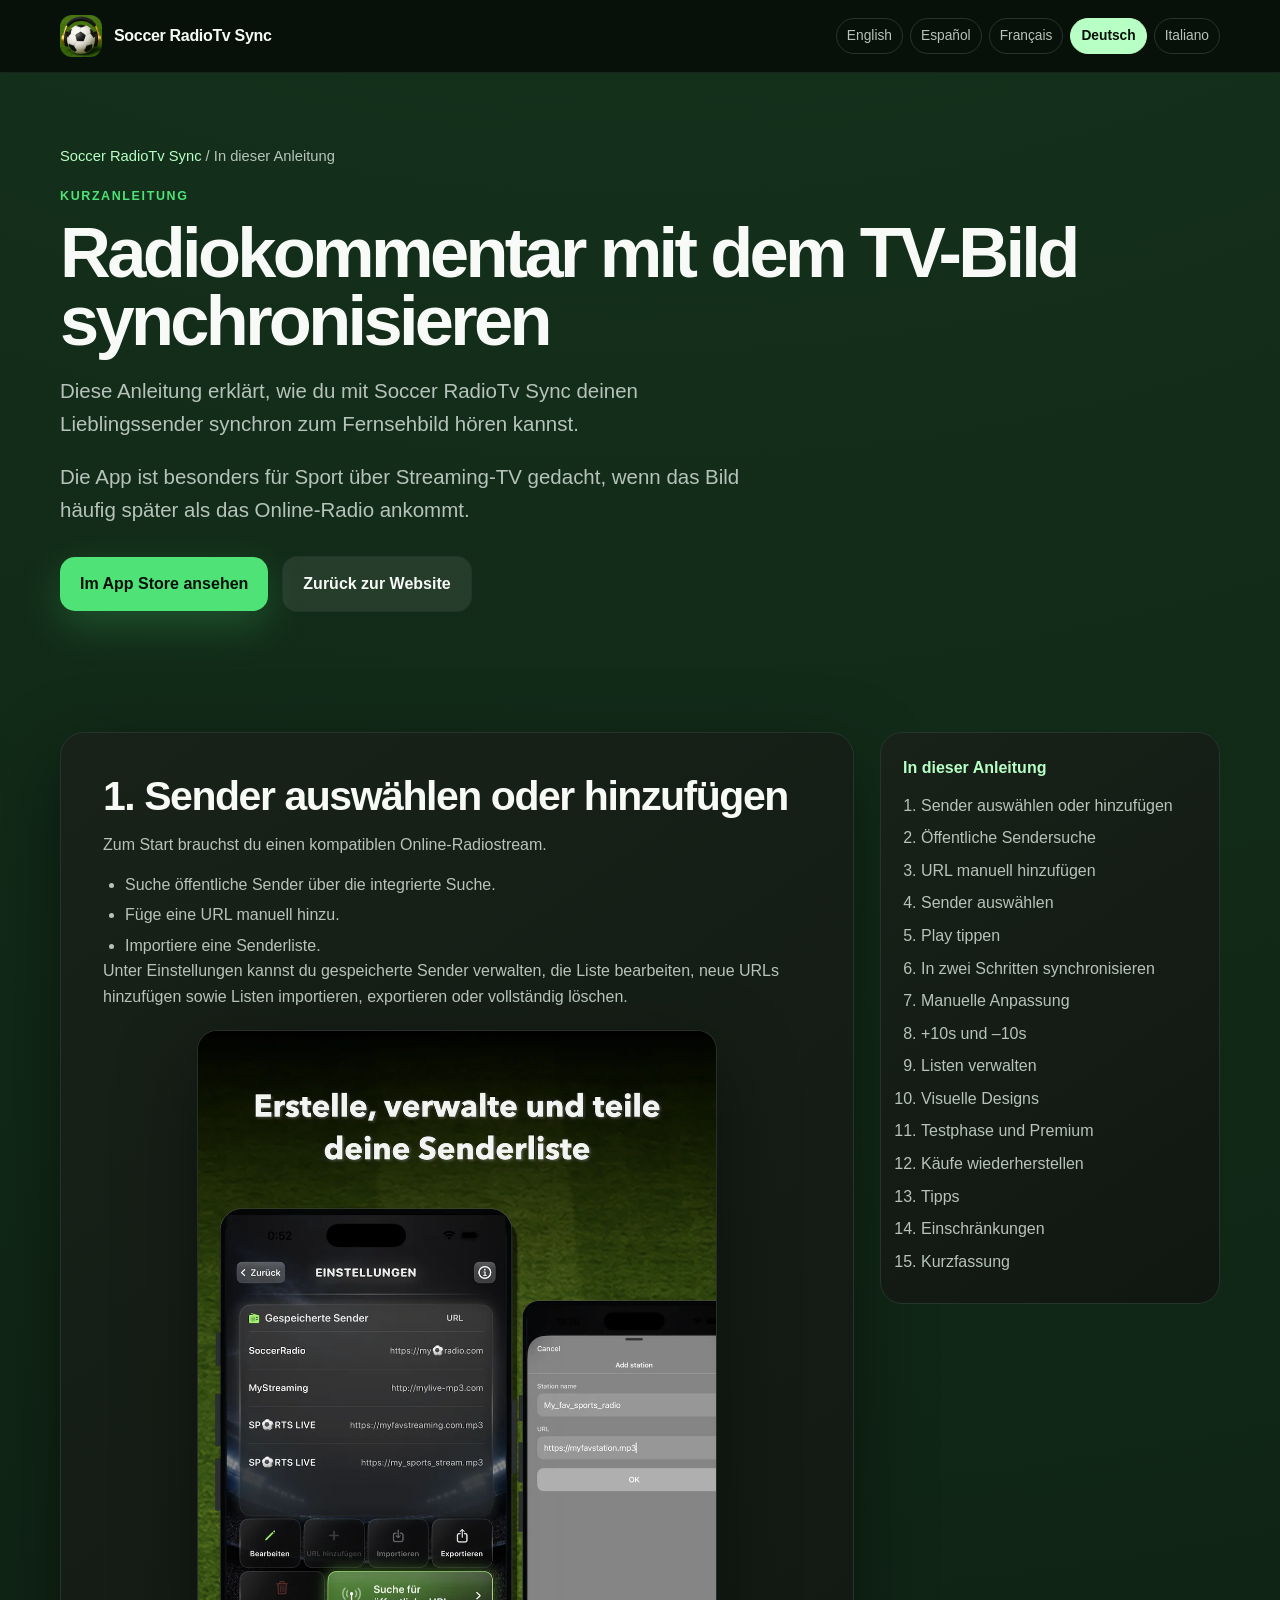
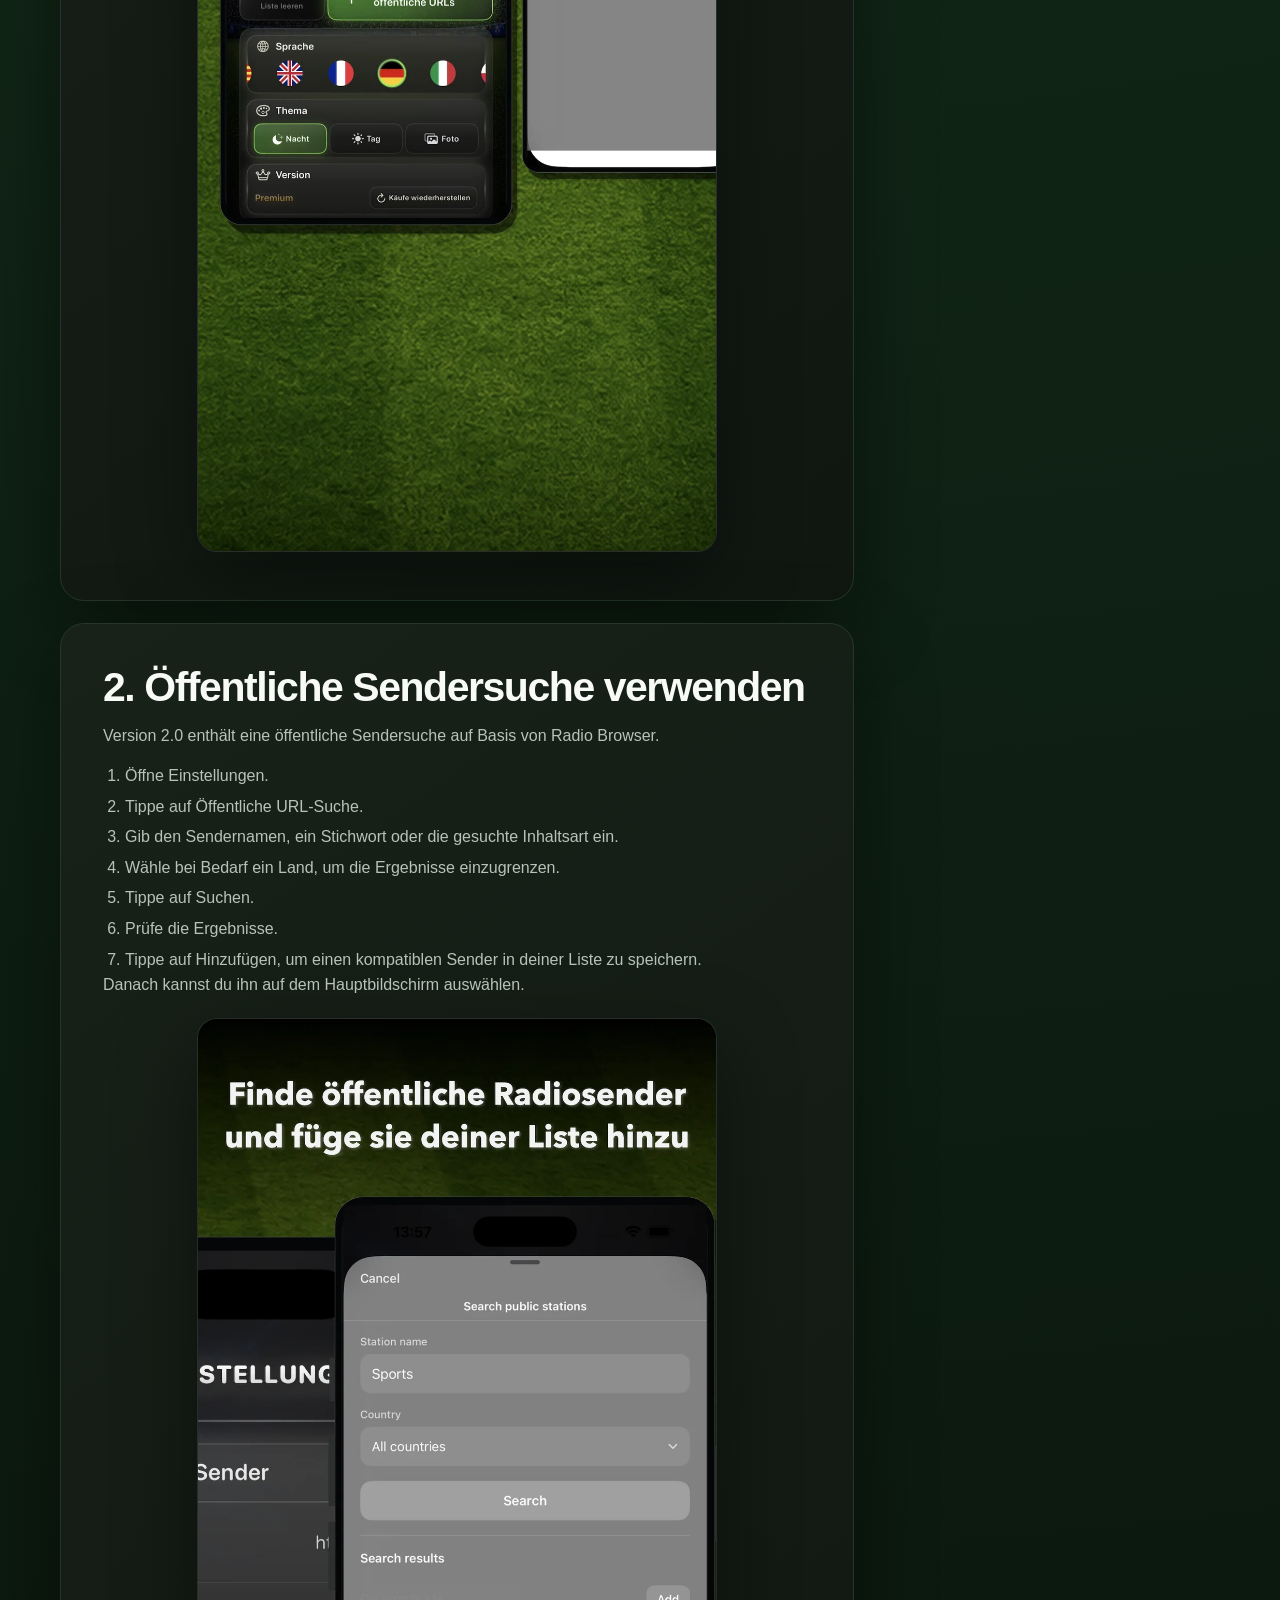
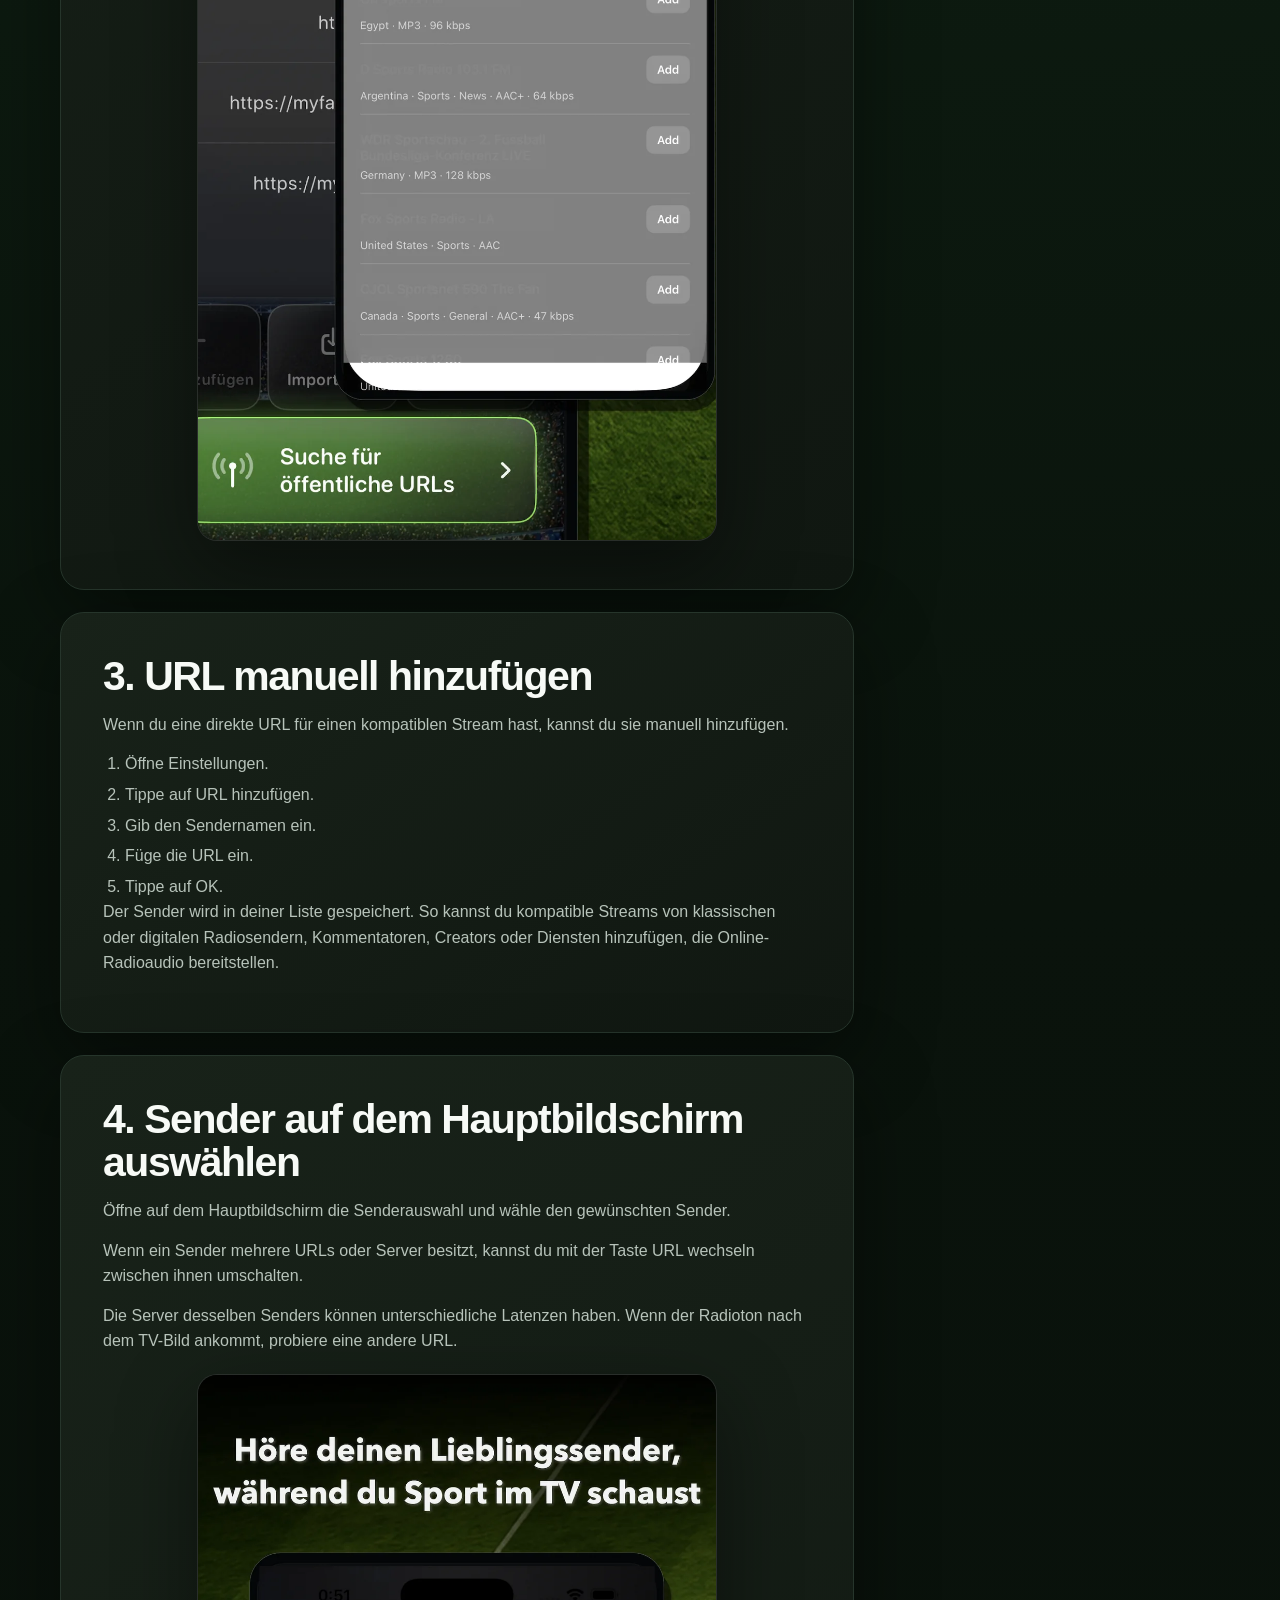
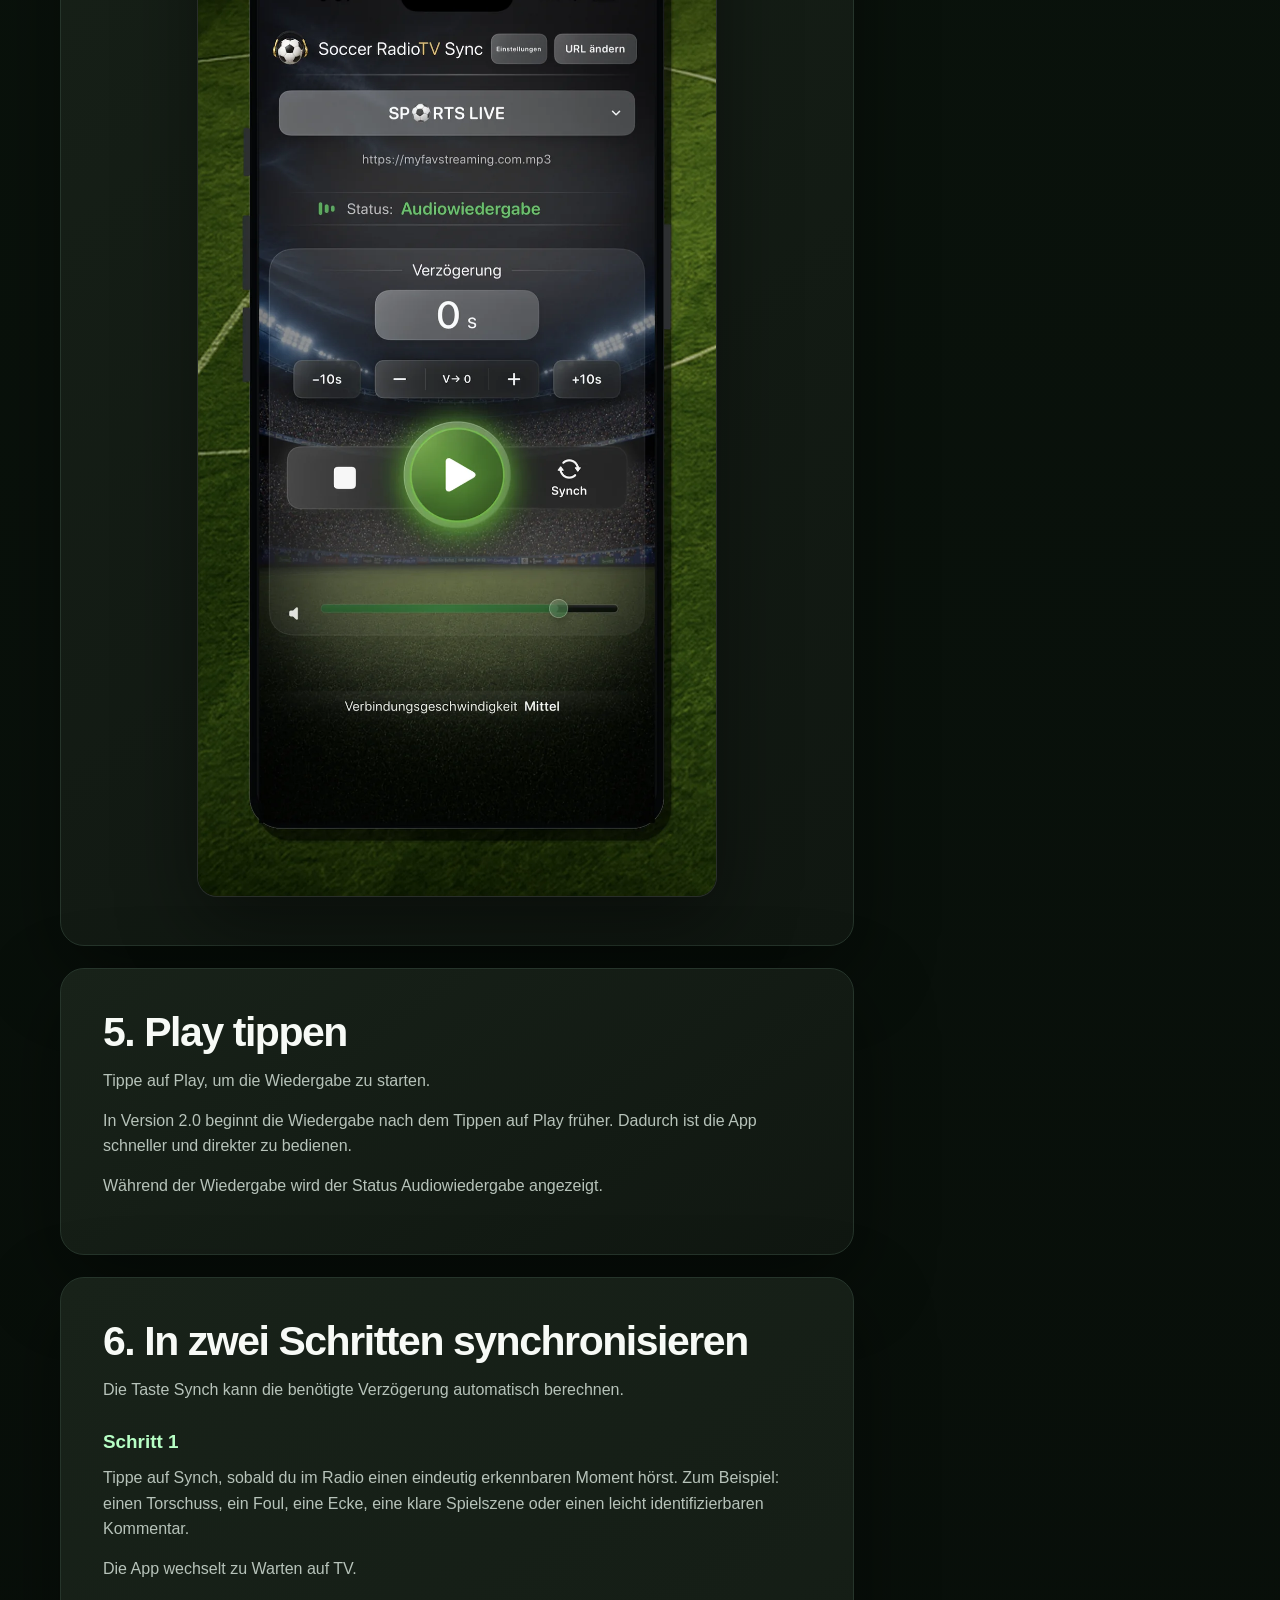
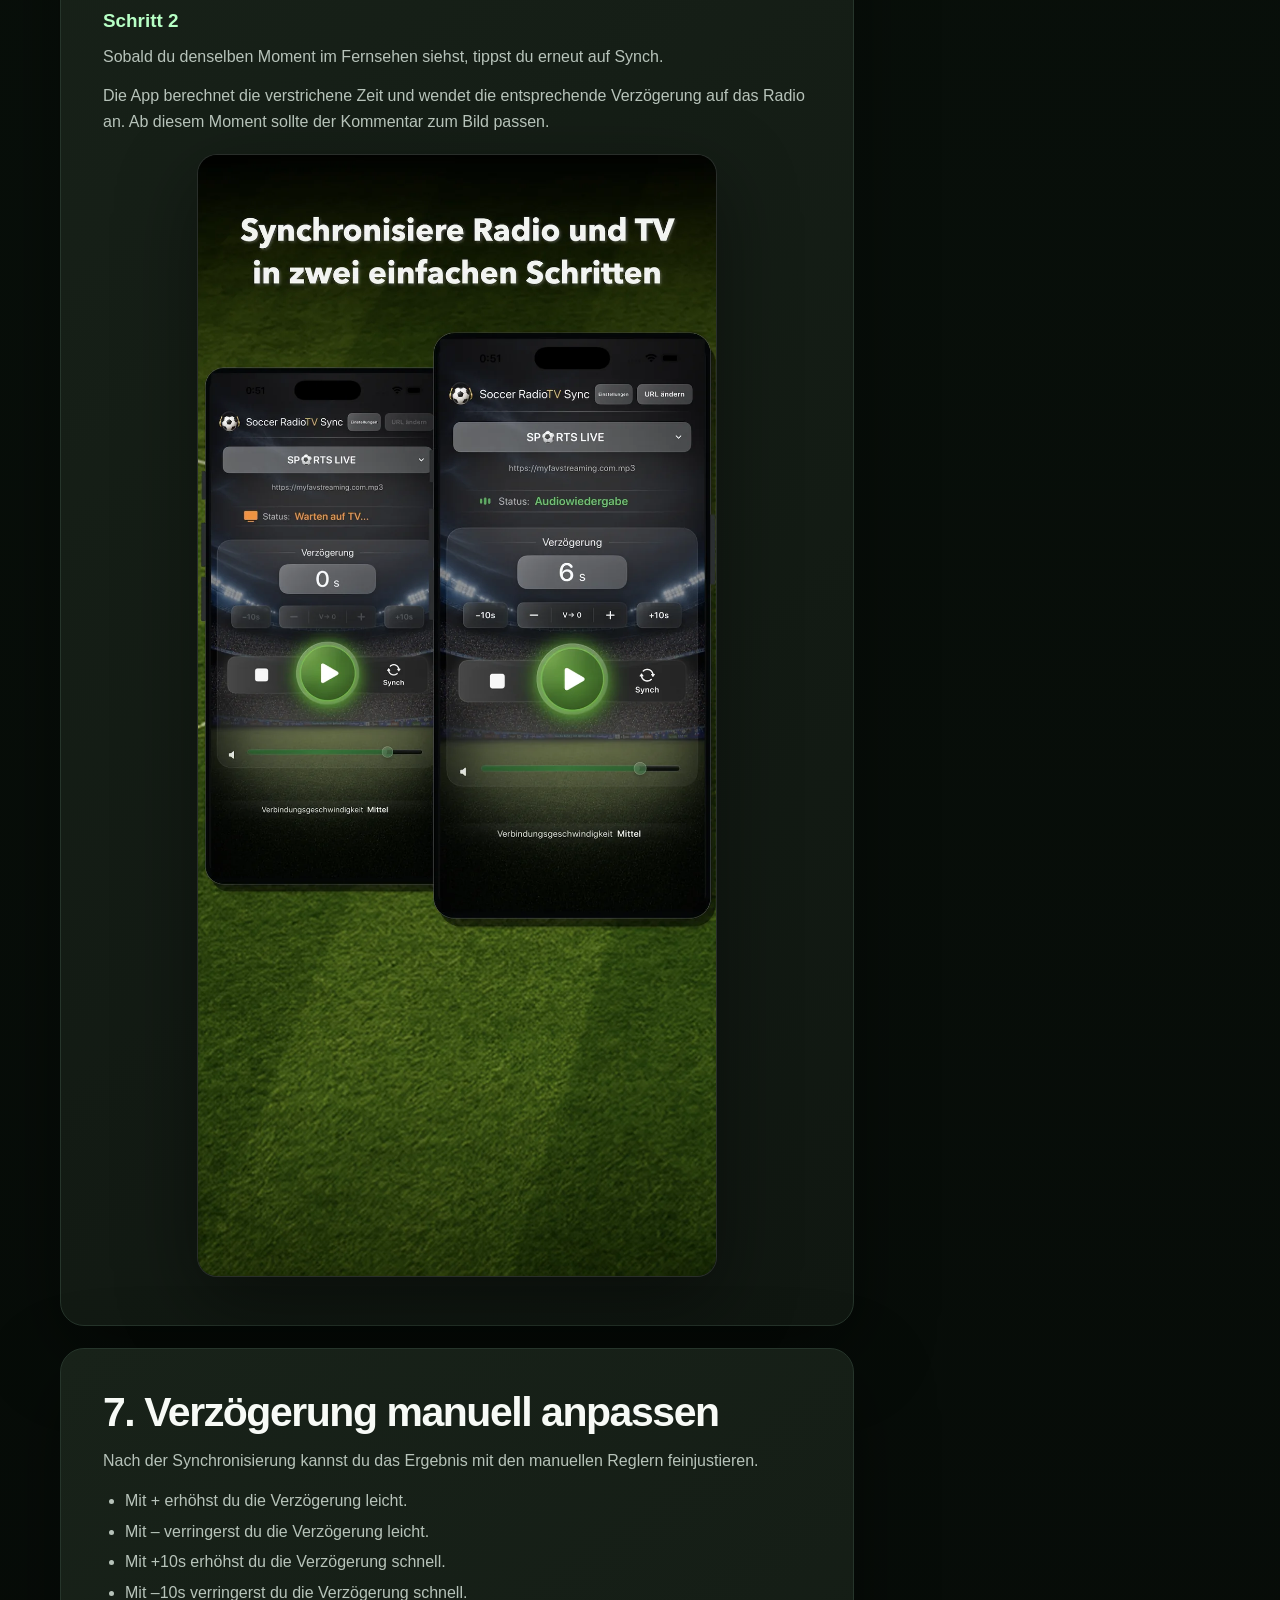
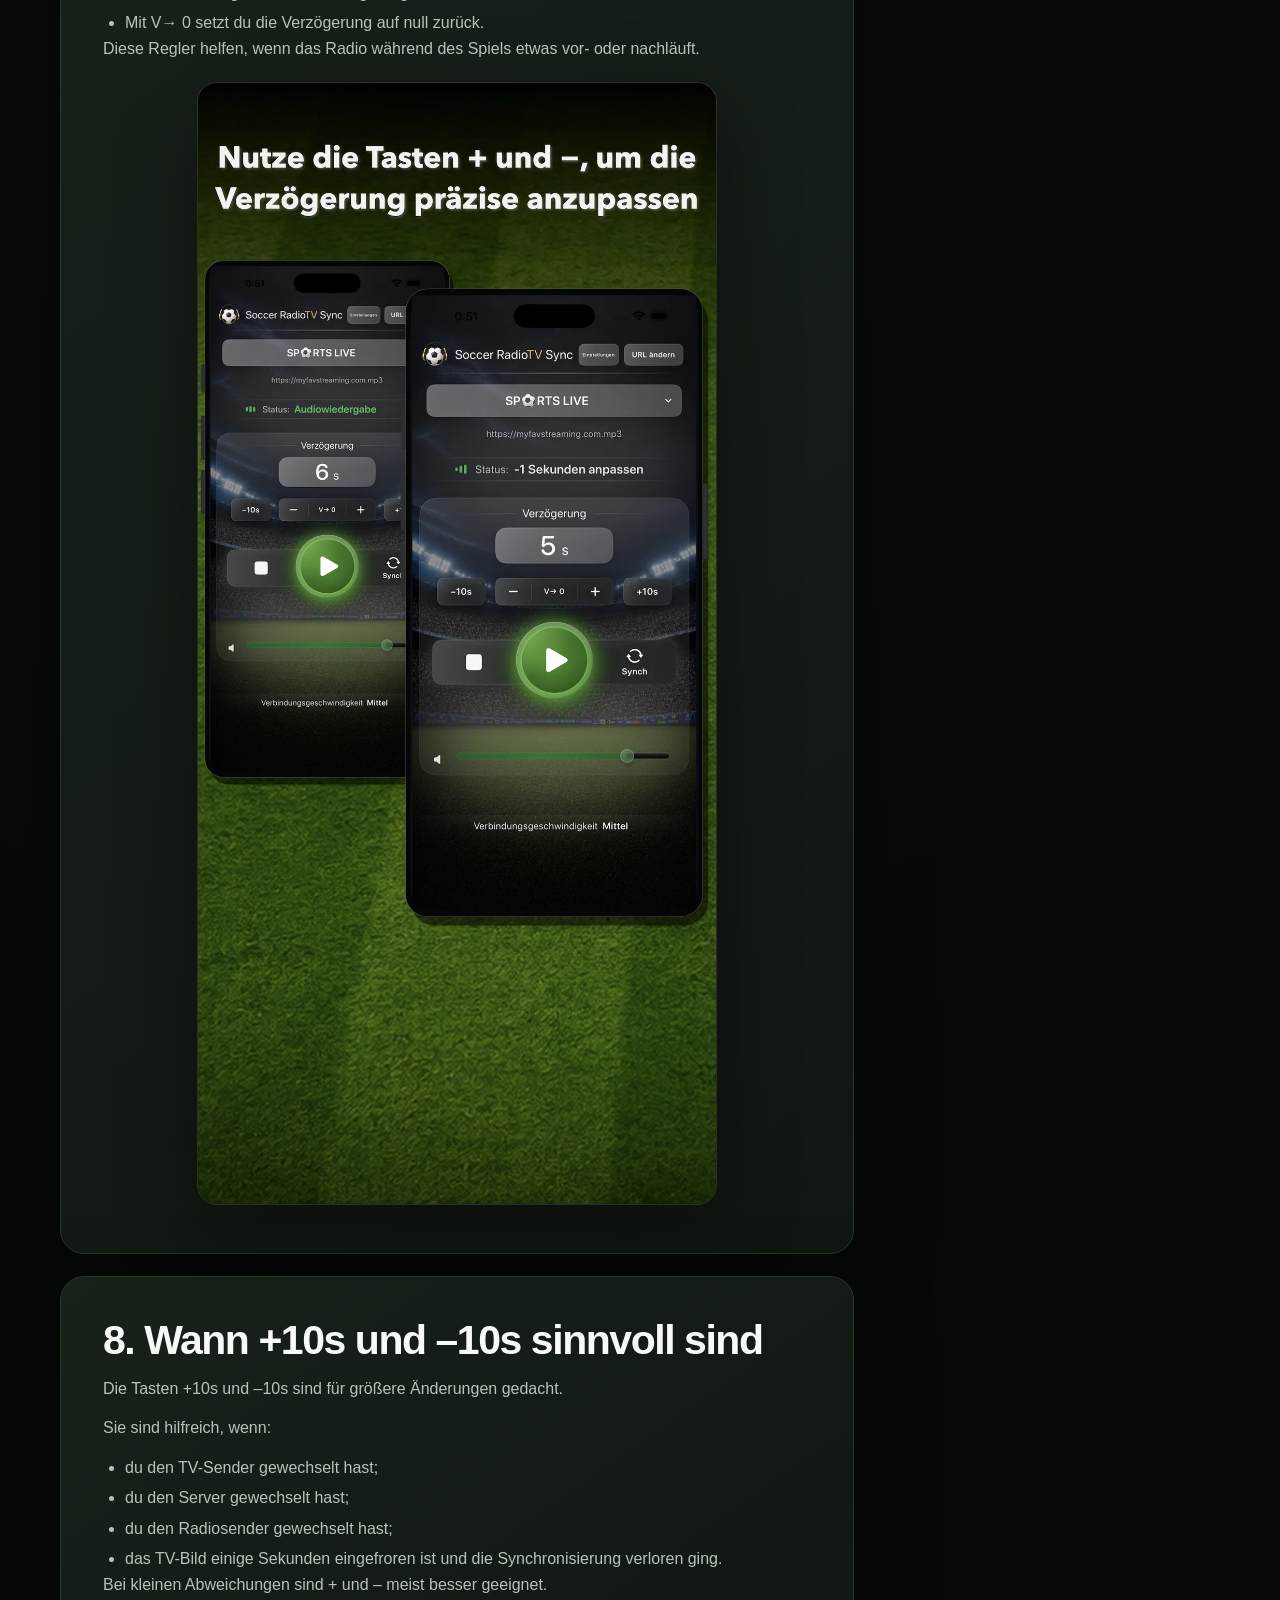
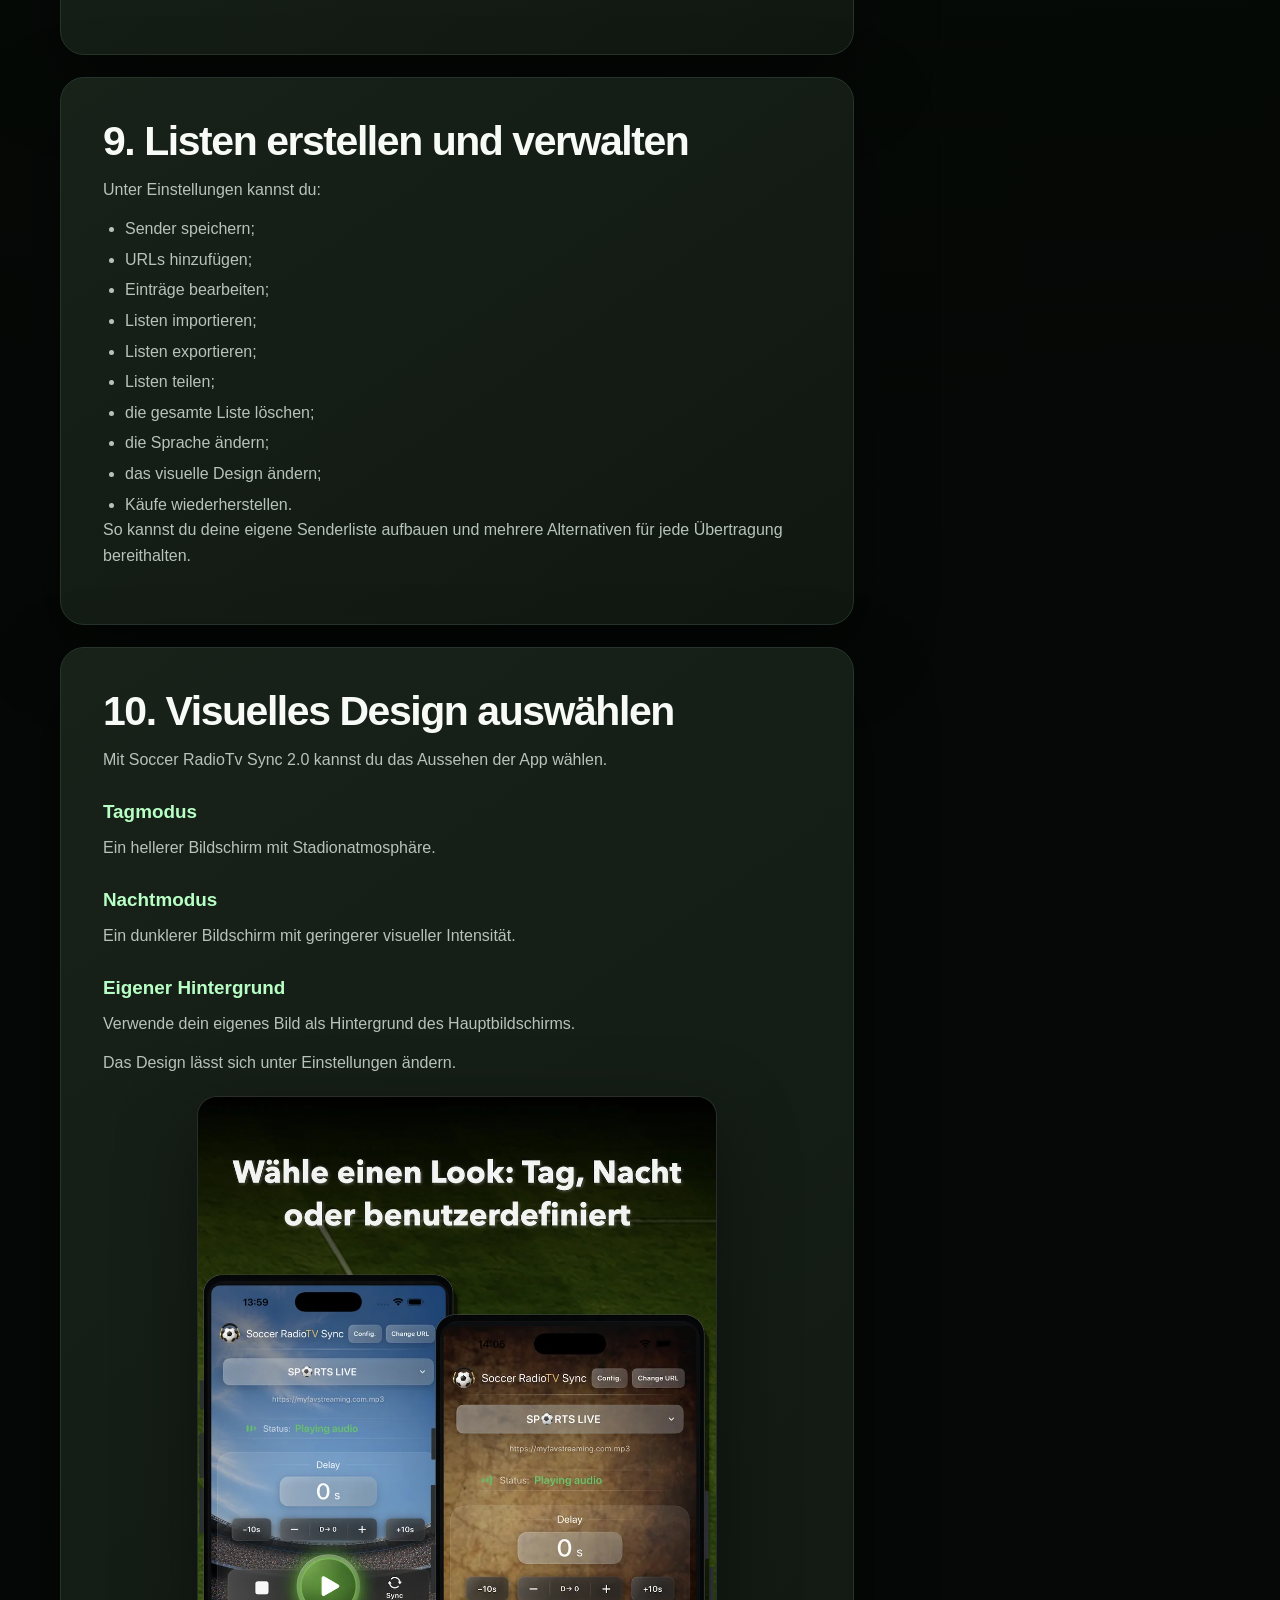
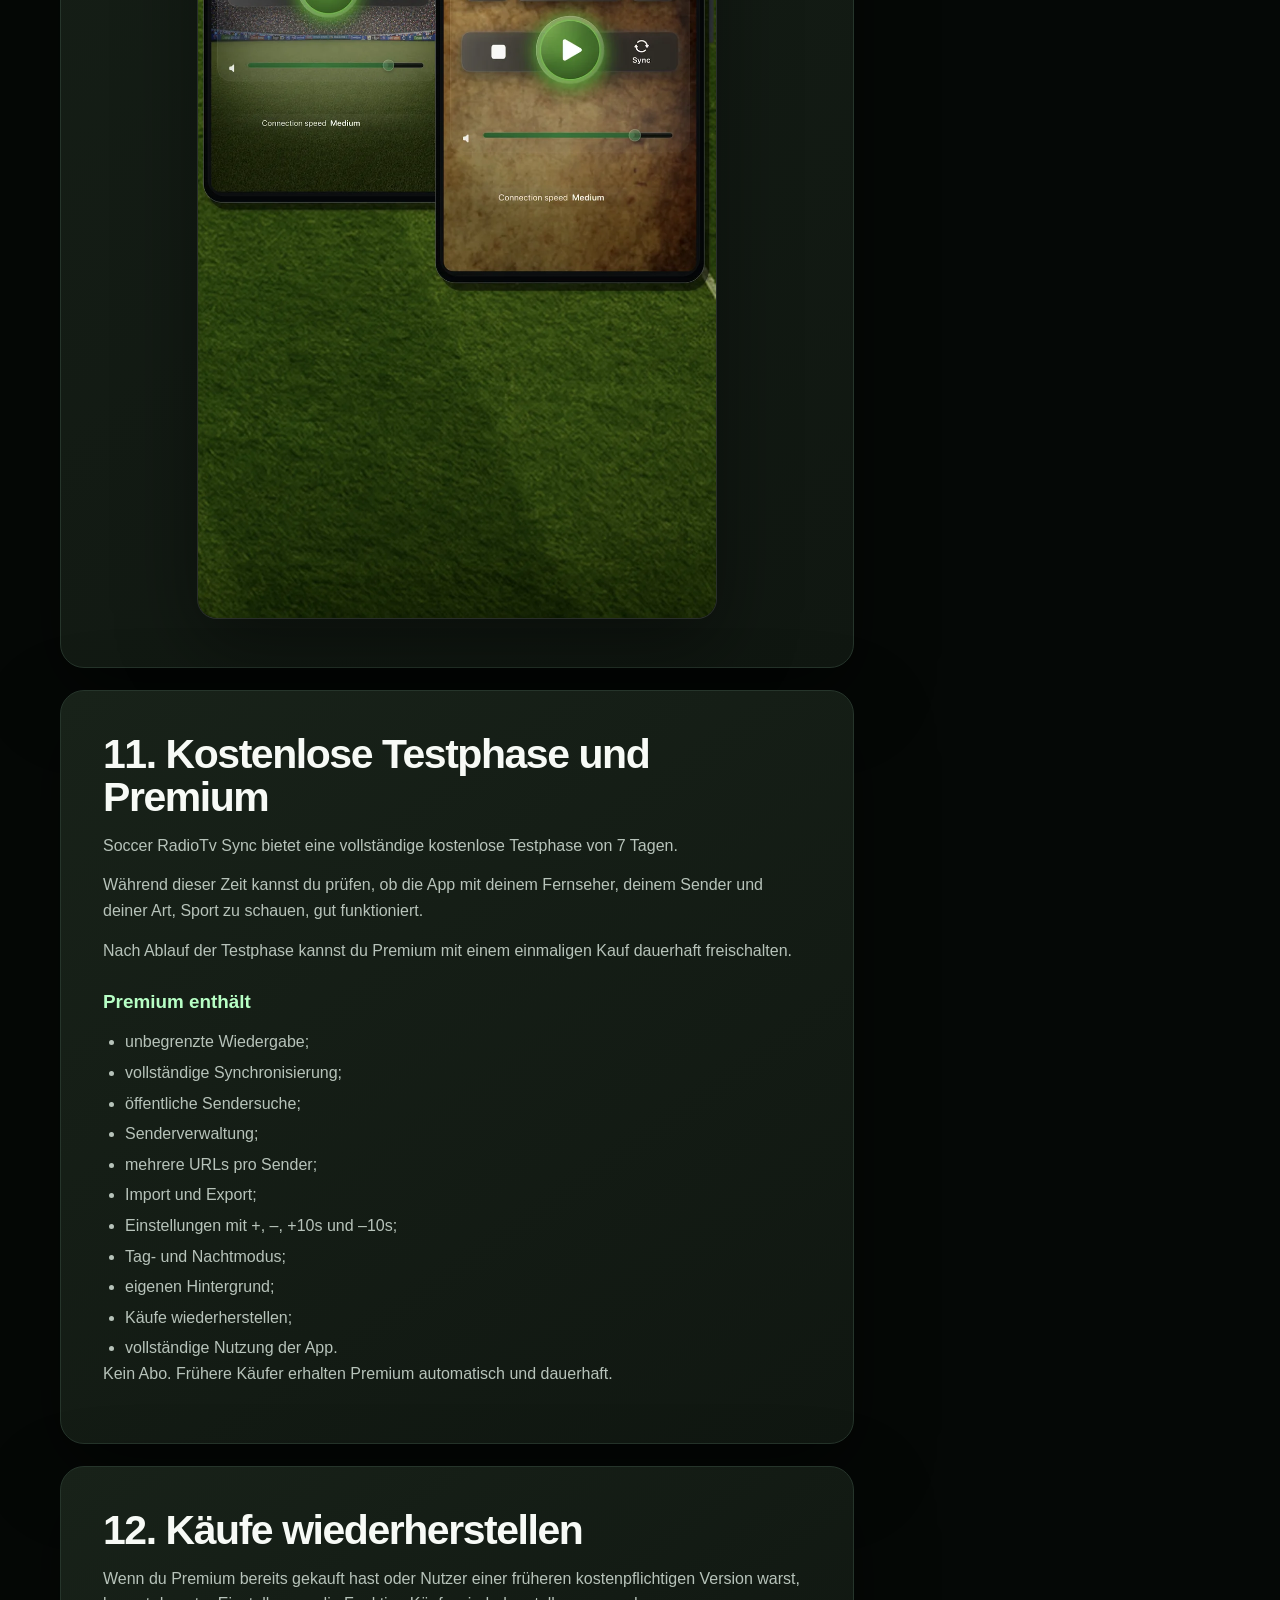
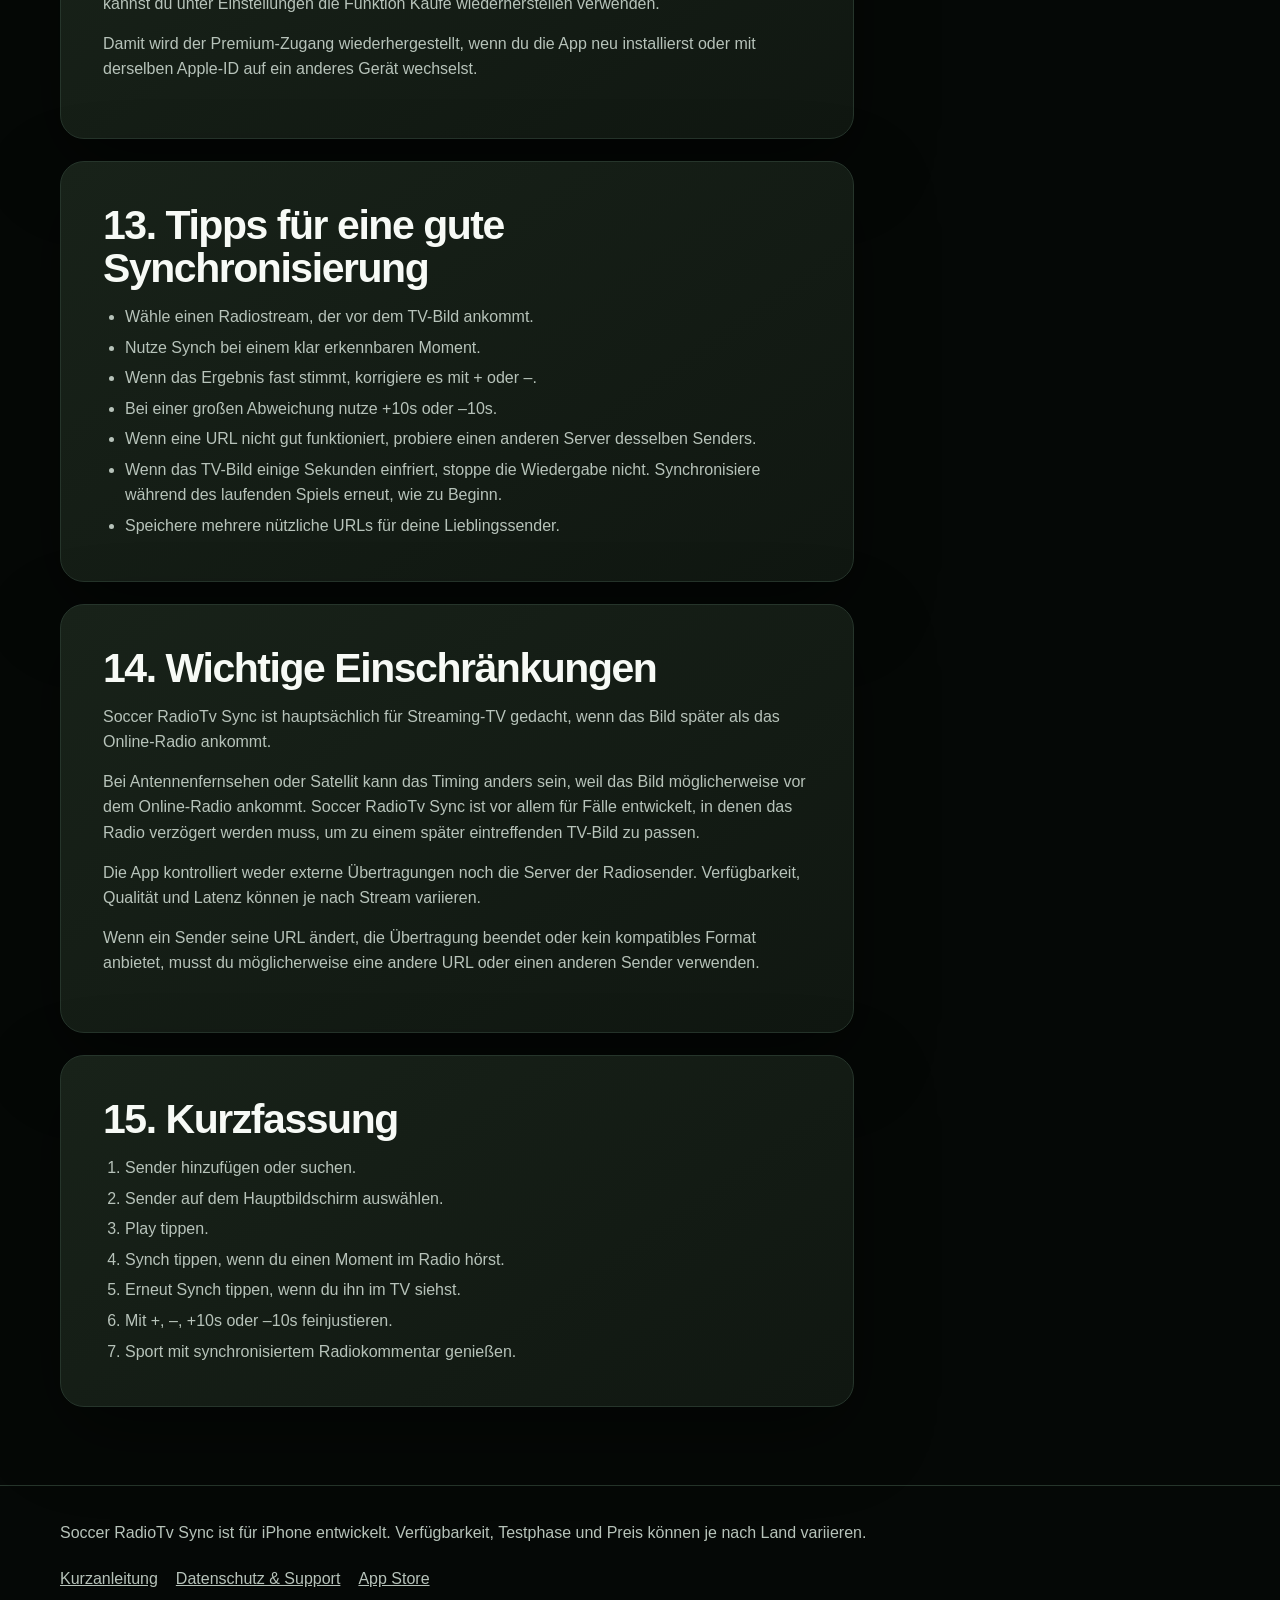
<file: de/radiokommentar-mit-tv-synchronisieren/index.html>
<!doctype html>
<html lang="de">
<head>
<meta charset="utf-8">
<meta name="viewport" content="width=device-width,initial-scale=1">
<meta name="robots" content="index,follow,max-image-preview:large">
<title>Radiokommentar mit dem TV-Bild synchronisieren | Anleitung</title>
<meta name="description" content="Kurzanleitung für Soccer RadioTv Sync: Lieblingssender beim Sport über Streaming-TV synchron zum Fernsehbild hören.">
<link rel="canonical" href="https://soccerrtvs.github.io/de/radiokommentar-mit-tv-synchronisieren/">
<link rel="alternate" hreflang="en" href="https://soccerrtvs.github.io/how-to-delay-radio-audio-to-match-tv/">
<link rel="alternate" hreflang="es" href="https://soccerrtvs.github.io/es/como-sincronizar-radio-con-tv/">
<link rel="alternate" hreflang="fr" href="https://soccerrtvs.github.io/fr/synchroniser-radio-avec-tv/">
<link rel="alternate" hreflang="de" href="https://soccerrtvs.github.io/de/radiokommentar-mit-tv-synchronisieren/">
<link rel="alternate" hreflang="it" href="https://soccerrtvs.github.io/it/come-sincronizzare-radio-con-tv/">
<link rel="alternate" hreflang="x-default" href="https://soccerrtvs.github.io/how-to-delay-radio-audio-to-match-tv/">
<link rel="icon" href="../../assets/favicon.png">
<link rel="apple-touch-icon" href="../../assets/apple-touch-icon.png">
<link rel="stylesheet" href="../../assets/styles.css">
<meta property="og:type" content="article">
<meta property="og:locale" content="de_DE">
<meta property="og:title" content="Radiokommentar mit dem TV-Bild synchronisieren | Anleitung">
<meta property="og:description" content="Kurzanleitung für Soccer RadioTv Sync: Lieblingssender beim Sport über Streaming-TV synchron zum Fernsehbild hören.">
<meta property="og:url" content="https://soccerrtvs.github.io/de/radiokommentar-mit-tv-synchronisieren/">
<meta property="og:image" content="https://soccerrtvs.github.io/assets/og/de.jpg">
<meta property="og:image:width" content="1200">
<meta property="og:image:height" content="630">
<meta property="og:site_name" content="Soccer RadioTv Sync">
<meta name="twitter:card" content="summary_large_image">
<meta name="twitter:title" content="Radiokommentar mit dem TV-Bild synchronisieren | Anleitung">
<meta name="twitter:description" content="Kurzanleitung für Soccer RadioTv Sync: Lieblingssender beim Sport über Streaming-TV synchron zum Fernsehbild hören.">
<meta name="twitter:image" content="https://soccerrtvs.github.io/assets/og/de.jpg">
<meta name="theme-color" content="#071008">
</head>
<body>
<a class="skip" href="#main">Zum Inhalt springen</a>
<header class="topbar"><div class="wrap topinner"><a class="brand" href="/de/"><img src="../../assets/icon-512.webp" alt="" width="42" height="42"><span>Soccer RadioTv Sync</span></a><nav class="langs" aria-label="Sprache"><a href="/how-to-delay-radio-audio-to-match-tv/" hreflang="en" lang="en">English</a><a href="/es/como-sincronizar-radio-con-tv/" hreflang="es" lang="es">Español</a><a href="/fr/synchroniser-radio-avec-tv/" hreflang="fr" lang="fr">Français</a><a href="/de/radiokommentar-mit-tv-synchronisieren/" hreflang="de" lang="de" aria-current="page">Deutsch</a><a href="/it/come-sincronizzare-radio-con-tv/" hreflang="it" lang="it">Italiano</a></nav></div></header>
<main id="main">
<section class="guide-hero"><div class="wrap"><div class="breadcrumb"><a href="/de/">Soccer RadioTv Sync</a> / In dieser Anleitung</div><div class="eyebrow">Kurzanleitung</div><h1>Radiokommentar mit dem TV-Bild synchronisieren</h1><p class="lead">Diese Anleitung erklärt, wie du mit Soccer RadioTv Sync deinen Lieblingssender synchron zum Fernsehbild hören kannst.</p><p class="lead">Die App ist besonders für Sport über Streaming-TV gedacht, wenn das Bild häufig später als das Online-Radio ankommt.</p><div class="actions"><a class="btn" href="https://apps.apple.com/app/soccer-radiotv-sync/id6762045807" rel="noopener">Im App Store ansehen</a><a class="btn secondary" href="/de/">Zurück zur Website</a></div></div></section>
<section><div class="wrap guide-grid"><article class="article"><div id="choose" class="article-card"><h2>1. Sender auswählen oder hinzufügen</h2><p>Zum Start brauchst du einen kompatiblen Online-Radiostream.</p><ul><li>Suche öffentliche Sender über die integrierte Suche.</li><li>Füge eine URL manuell hinzu.</li><li>Importiere eine Senderliste.</li></ul><p>Unter Einstellungen kannst du gespeicherte Sender verwalten, die Liste bearbeiten, neue URLs hinzufügen sowie Listen importieren, exportieren oder vollständig löschen.</p><img class="article-shot" src="../../assets/de/appstore-4.webp" alt="Einstellungen zum Verwalten gespeicherter Sender und URLs" loading="lazy" decoding="async" width="1000" height="2164"></div><div id="finder" class="article-card"><h2>2. Öffentliche Sendersuche verwenden</h2><p>Version 2.0 enthält eine öffentliche Sendersuche auf Basis von Radio Browser.</p><ol><li>Öffne Einstellungen.</li><li>Tippe auf Öffentliche URL-Suche.</li><li>Gib den Sendernamen, ein Stichwort oder die gesuchte Inhaltsart ein.</li><li>Wähle bei Bedarf ein Land, um die Ergebnisse einzugrenzen.</li><li>Tippe auf Suchen.</li><li>Prüfe die Ergebnisse.</li><li>Tippe auf Hinzufügen, um einen kompatiblen Sender in deiner Liste zu speichern.</li></ol><p>Danach kannst du ihn auf dem Hauptbildschirm auswählen.</p><img class="article-shot" src="../../assets/de/appstore-5.webp" alt="Öffentliche Sendersuche mit Ergebnissen und Hinzufügen-Tasten" loading="lazy" decoding="async" width="1000" height="2164"></div><div id="manual" class="article-card"><h2>3. URL manuell hinzufügen</h2><p>Wenn du eine direkte URL für einen kompatiblen Stream hast, kannst du sie manuell hinzufügen.</p><ol><li>Öffne Einstellungen.</li><li>Tippe auf URL hinzufügen.</li><li>Gib den Sendernamen ein.</li><li>Füge die URL ein.</li><li>Tippe auf OK.</li></ol><p>Der Sender wird in deiner Liste gespeichert. So kannst du kompatible Streams von klassischen oder digitalen Radiosendern, Kommentatoren, Creators oder Diensten hinzufügen, die Online-Radioaudio bereitstellen.</p></div><div id="select" class="article-card"><h2>4. Sender auf dem Hauptbildschirm auswählen</h2><p>Öffne auf dem Hauptbildschirm die Senderauswahl und wähle den gewünschten Sender.</p><p>Wenn ein Sender mehrere URLs oder Server besitzt, kannst du mit der Taste URL wechseln zwischen ihnen umschalten.</p><p>Die Server desselben Senders können unterschiedliche Latenzen haben. Wenn der Radioton nach dem TV-Bild ankommt, probiere eine andere URL.</p><img class="article-shot" src="../../assets/de/appstore-1.webp" alt="Hauptbildschirm mit Senderauswahl und Taste URL wechseln" loading="lazy" decoding="async" width="1000" height="2164"></div><div id="play" class="article-card"><h2>5. Play tippen</h2><p>Tippe auf Play, um die Wiedergabe zu starten.</p><p>In Version 2.0 beginnt die Wiedergabe nach dem Tippen auf Play früher. Dadurch ist die App schneller und direkter zu bedienen.</p><p>Während der Wiedergabe wird der Status Audiowiedergabe angezeigt.</p></div><div id="sync" class="article-card"><h2>6. In zwei Schritten synchronisieren</h2><p>Die Taste Synch kann die benötigte Verzögerung automatisch berechnen.</p><h3>Schritt 1</h3><p>Tippe auf Synch, sobald du im Radio einen eindeutig erkennbaren Moment hörst. Zum Beispiel: einen Torschuss, ein Foul, eine Ecke, eine klare Spielszene oder einen leicht identifizierbaren Kommentar.</p><p>Die App wechselt zu Warten auf TV.</p><h3>Schritt 2</h3><p>Sobald du denselben Moment im Fernsehen siehst, tippst du erneut auf Synch.</p><p>Die App berechnet die verstrichene Zeit und wendet die entsprechende Verzögerung auf das Radio an. Ab diesem Moment sollte der Kommentar zum Bild passen.</p><img class="article-shot" src="../../assets/de/appstore-2.webp" alt="Synchronisierung in zwei Schritten auf zwei iPhones" loading="lazy" decoding="async" width="1000" height="2164"></div><div id="adjust" class="article-card"><h2>7. Verzögerung manuell anpassen</h2><p>Nach der Synchronisierung kannst du das Ergebnis mit den manuellen Reglern feinjustieren.</p><ul><li>Mit + erhöhst du die Verzögerung leicht.</li><li>Mit – verringerst du die Verzögerung leicht.</li><li>Mit +10s erhöhst du die Verzögerung schnell.</li><li>Mit –10s verringerst du die Verzögerung schnell.</li><li>Mit V→ 0 setzt du die Verzögerung auf null zurück.</li></ul><p>Diese Regler helfen, wenn das Radio während des Spiels etwas vor- oder nachläuft.</p><img class="article-shot" src="../../assets/de/appstore-3.webp" alt="Regler für die Verzögerung mit Plus, Minus, +10s und -10s" loading="lazy" decoding="async" width="1000" height="2164"></div><div id="ten" class="article-card"><h2>8. Wann +10s und –10s sinnvoll sind</h2><p>Die Tasten +10s und –10s sind für größere Änderungen gedacht.</p><p>Sie sind hilfreich, wenn:</p><ul><li>du den TV-Sender gewechselt hast;</li><li>du den Server gewechselt hast;</li><li>du den Radiosender gewechselt hast;</li><li>das TV-Bild einige Sekunden eingefroren ist und die Synchronisierung verloren ging.</li></ul><p>Bei kleinen Abweichungen sind + und – meist besser geeignet.</p></div><div id="lists" class="article-card"><h2>9. Listen erstellen und verwalten</h2><p>Unter Einstellungen kannst du:</p><ul><li>Sender speichern;</li><li>URLs hinzufügen;</li><li>Einträge bearbeiten;</li><li>Listen importieren;</li><li>Listen exportieren;</li><li>Listen teilen;</li><li>die gesamte Liste löschen;</li><li>die Sprache ändern;</li><li>das visuelle Design ändern;</li><li>Käufe wiederherstellen.</li></ul><p>So kannst du deine eigene Senderliste aufbauen und mehrere Alternativen für jede Übertragung bereithalten.</p></div><div id="theme" class="article-card"><h2>10. Visuelles Design auswählen</h2><p>Mit Soccer RadioTv Sync 2.0 kannst du das Aussehen der App wählen.</p><h3>Tagmodus</h3><p>Ein hellerer Bildschirm mit Stadionatmosphäre.</p><h3>Nachtmodus</h3><p>Ein dunklerer Bildschirm mit geringerer visueller Intensität.</p><h3>Eigener Hintergrund</h3><p>Verwende dein eigenes Bild als Hintergrund des Hauptbildschirms.</p><p>Das Design lässt sich unter Einstellungen ändern.</p><img class="article-shot" src="../../assets/de/appstore-6.webp" alt="Tagmodus und eigener Hintergrund" loading="lazy" decoding="async" width="1000" height="2164"></div><div id="premium" class="article-card"><h2>11. Kostenlose Testphase und Premium</h2><p>Soccer RadioTv Sync bietet eine vollständige kostenlose Testphase von 7 Tagen.</p><p>Während dieser Zeit kannst du prüfen, ob die App mit deinem Fernseher, deinem Sender und deiner Art, Sport zu schauen, gut funktioniert.</p><p>Nach Ablauf der Testphase kannst du Premium mit einem einmaligen Kauf dauerhaft freischalten.</p><h3>Premium enthält</h3><ul><li>unbegrenzte Wiedergabe;</li><li>vollständige Synchronisierung;</li><li>öffentliche Sendersuche;</li><li>Senderverwaltung;</li><li>mehrere URLs pro Sender;</li><li>Import und Export;</li><li>Einstellungen mit +, –, +10s und –10s;</li><li>Tag- und Nachtmodus;</li><li>eigenen Hintergrund;</li><li>Käufe wiederherstellen;</li><li>vollständige Nutzung der App.</li></ul><p>Kein Abo. Frühere Käufer erhalten Premium automatisch und dauerhaft.</p></div><div id="restore" class="article-card"><h2>12. Käufe wiederherstellen</h2><p>Wenn du Premium bereits gekauft hast oder Nutzer einer früheren kostenpflichtigen Version warst, kannst du unter Einstellungen die Funktion Käufe wiederherstellen verwenden.</p><p>Damit wird der Premium-Zugang wiederhergestellt, wenn du die App neu installierst oder mit derselben Apple-ID auf ein anderes Gerät wechselst.</p></div><div id="tips" class="article-card"><h2>13. Tipps für eine gute Synchronisierung</h2><ul><li>Wähle einen Radiostream, der vor dem TV-Bild ankommt.</li><li>Nutze Synch bei einem klar erkennbaren Moment.</li><li>Wenn das Ergebnis fast stimmt, korrigiere es mit + oder –.</li><li>Bei einer großen Abweichung nutze +10s oder –10s.</li><li>Wenn eine URL nicht gut funktioniert, probiere einen anderen Server desselben Senders.</li><li>Wenn das TV-Bild einige Sekunden einfriert, stoppe die Wiedergabe nicht. Synchronisiere während des laufenden Spiels erneut, wie zu Beginn.</li><li>Speichere mehrere nützliche URLs für deine Lieblingssender.</li></ul></div><div id="limits" class="article-card"><h2>14. Wichtige Einschränkungen</h2><p>Soccer RadioTv Sync ist hauptsächlich für Streaming-TV gedacht, wenn das Bild später als das Online-Radio ankommt.</p><p>Bei Antennenfernsehen oder Satellit kann das Timing anders sein, weil das Bild möglicherweise vor dem Online-Radio ankommt. Soccer RadioTv Sync ist vor allem für Fälle entwickelt, in denen das Radio verzögert werden muss, um zu einem später eintreffenden TV-Bild zu passen.</p><p>Die App kontrolliert weder externe Übertragungen noch die Server der Radiosender. Verfügbarkeit, Qualität und Latenz können je nach Stream variieren.</p><p>Wenn ein Sender seine URL ändert, die Übertragung beendet oder kein kompatibles Format anbietet, musst du möglicherweise eine andere URL oder einen anderen Sender verwenden.</p></div><div id="summary" class="article-card guide-callout"><h2>15. Kurzfassung</h2><ol><li>Sender hinzufügen oder suchen.</li><li>Sender auf dem Hauptbildschirm auswählen.</li><li>Play tippen.</li><li>Synch tippen, wenn du einen Moment im Radio hörst.</li><li>Erneut Synch tippen, wenn du ihn im TV siehst.</li><li>Mit +, –, +10s oder –10s feinjustieren.</li><li>Sport mit synchronisiertem Radiokommentar genießen.</li></ol></div></article><aside class="toc"><h2>In dieser Anleitung</h2><ol><li><a href="#choose">Sender auswählen oder hinzufügen</a></li><li><a href="#finder">Öffentliche Sendersuche</a></li><li><a href="#manual">URL manuell hinzufügen</a></li><li><a href="#select">Sender auswählen</a></li><li><a href="#play">Play tippen</a></li><li><a href="#sync">In zwei Schritten synchronisieren</a></li><li><a href="#adjust">Manuelle Anpassung</a></li><li><a href="#ten">+10s und –10s</a></li><li><a href="#lists">Listen verwalten</a></li><li><a href="#theme">Visuelle Designs</a></li><li><a href="#premium">Testphase und Premium</a></li><li><a href="#restore">Käufe wiederherstellen</a></li><li><a href="#tips">Tipps</a></li><li><a href="#limits">Einschränkungen</a></li><li><a href="#summary">Kurzfassung</a></li></ol></aside></div></section>
</main>
<footer><div class="wrap foot"><div>Soccer RadioTv Sync ist für iPhone entwickelt. Verfügbarkeit, Testphase und Preis können je nach Land variieren.</div><div class="footlinks"><a href="/de/radiokommentar-mit-tv-synchronisieren/">Kurzanleitung</a><a href="https://soccerrtvs.github.io/SoccerRadioTvSync/">Datenschutz &amp; Support</a><a href="https://apps.apple.com/app/soccer-radiotv-sync/id6762045807">App Store</a></div></div></footer>
</body></html>
</file>
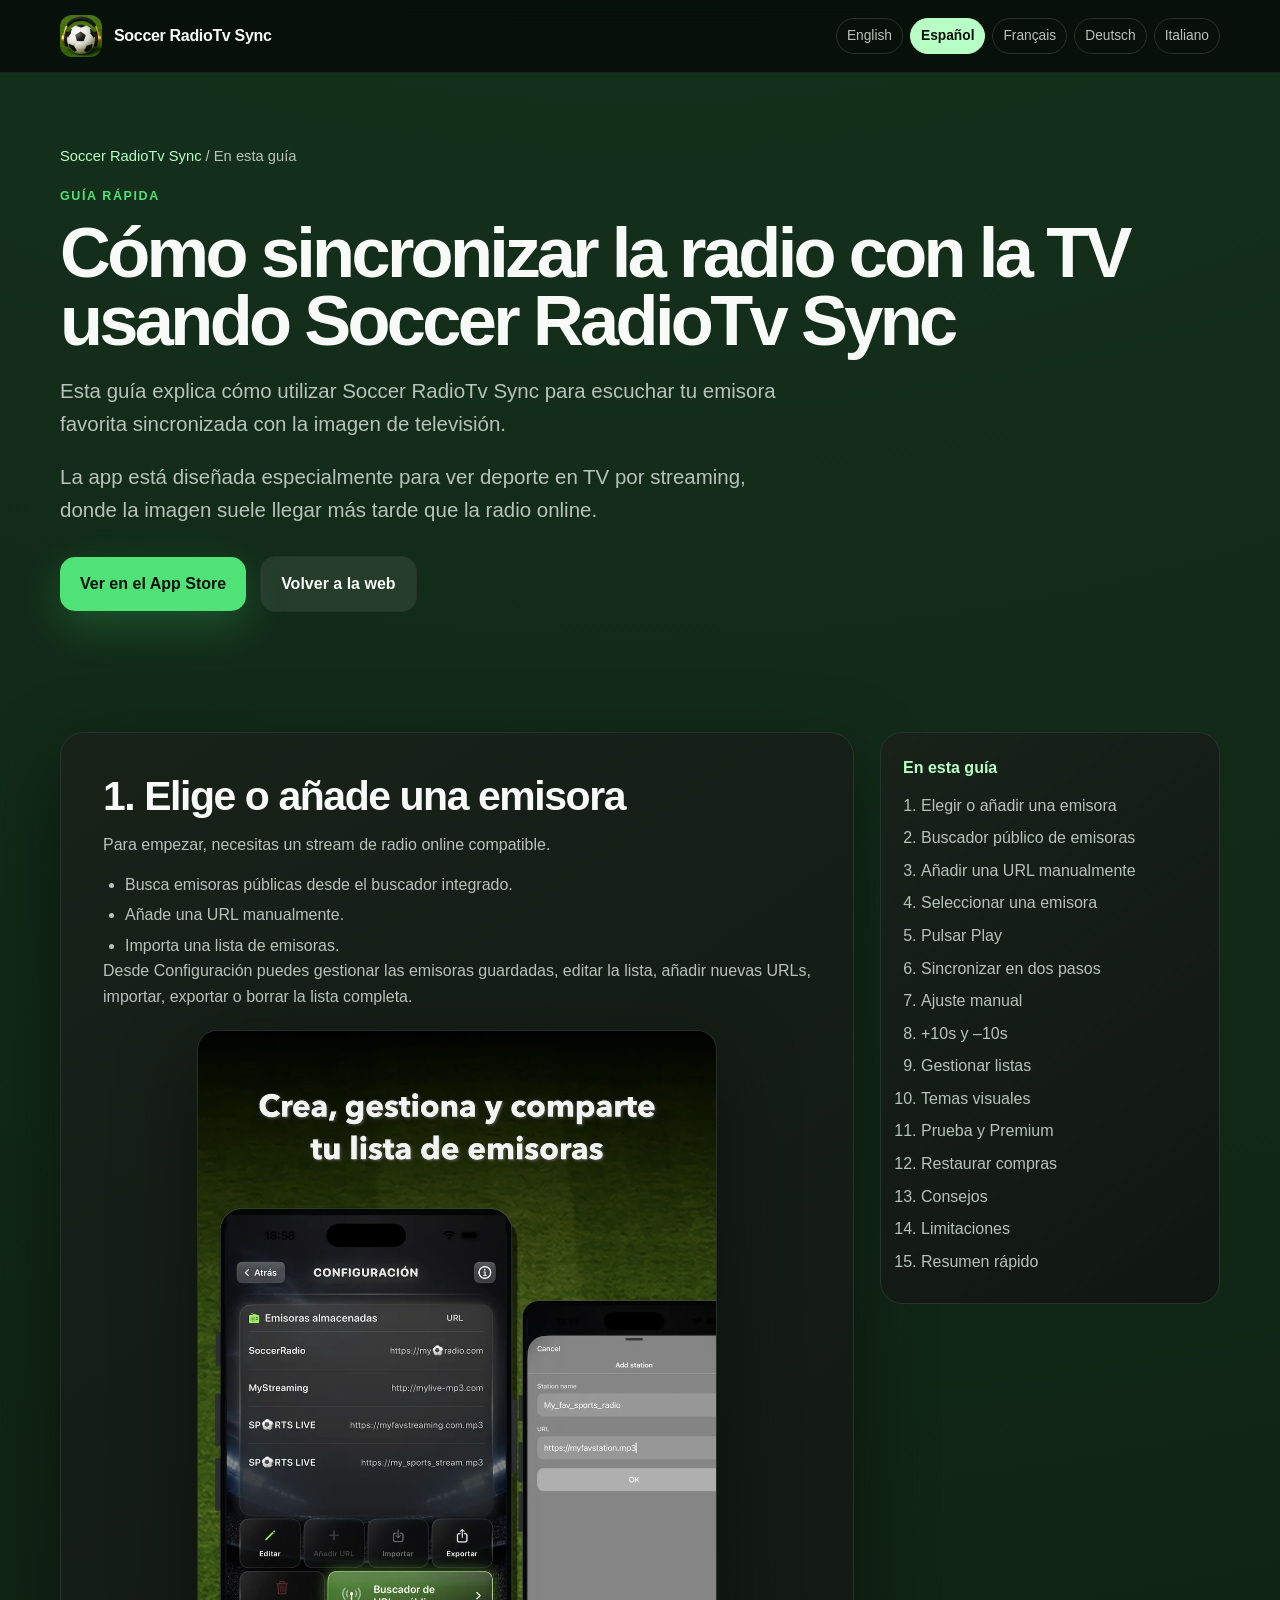
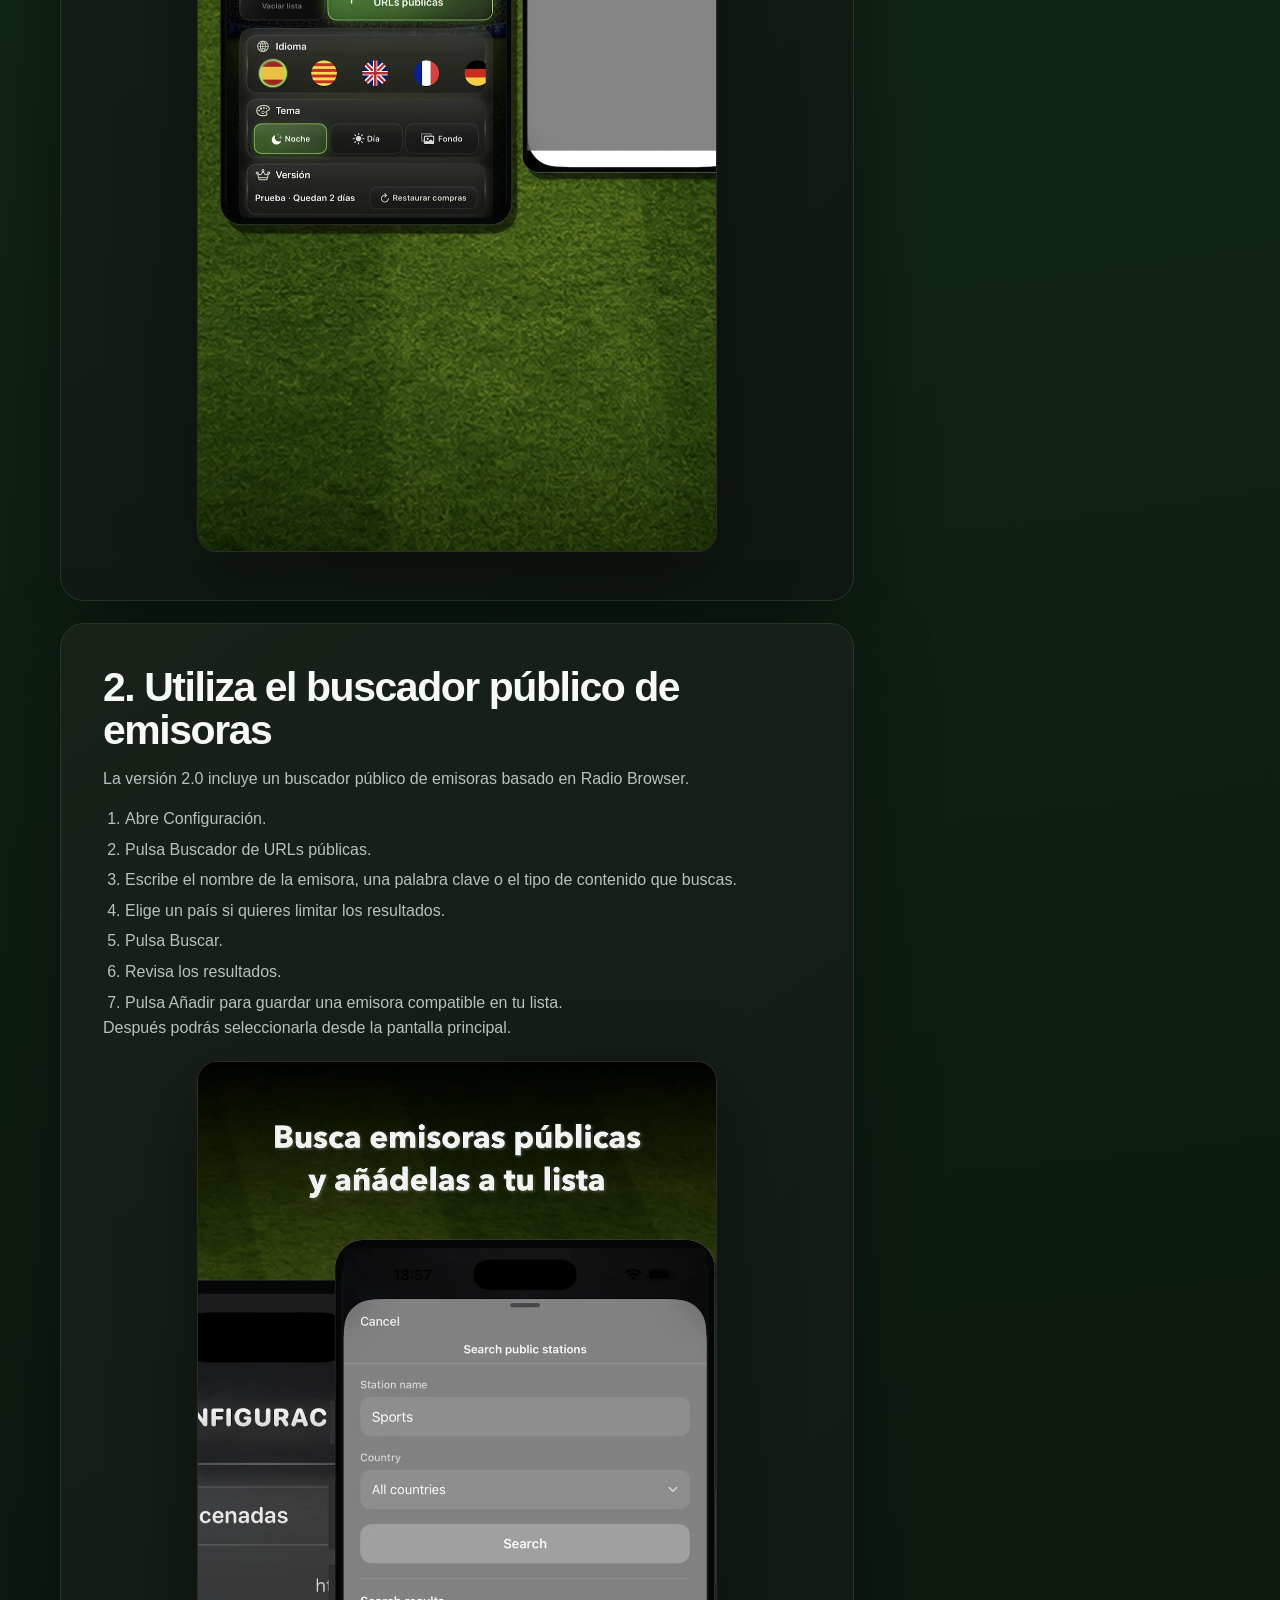
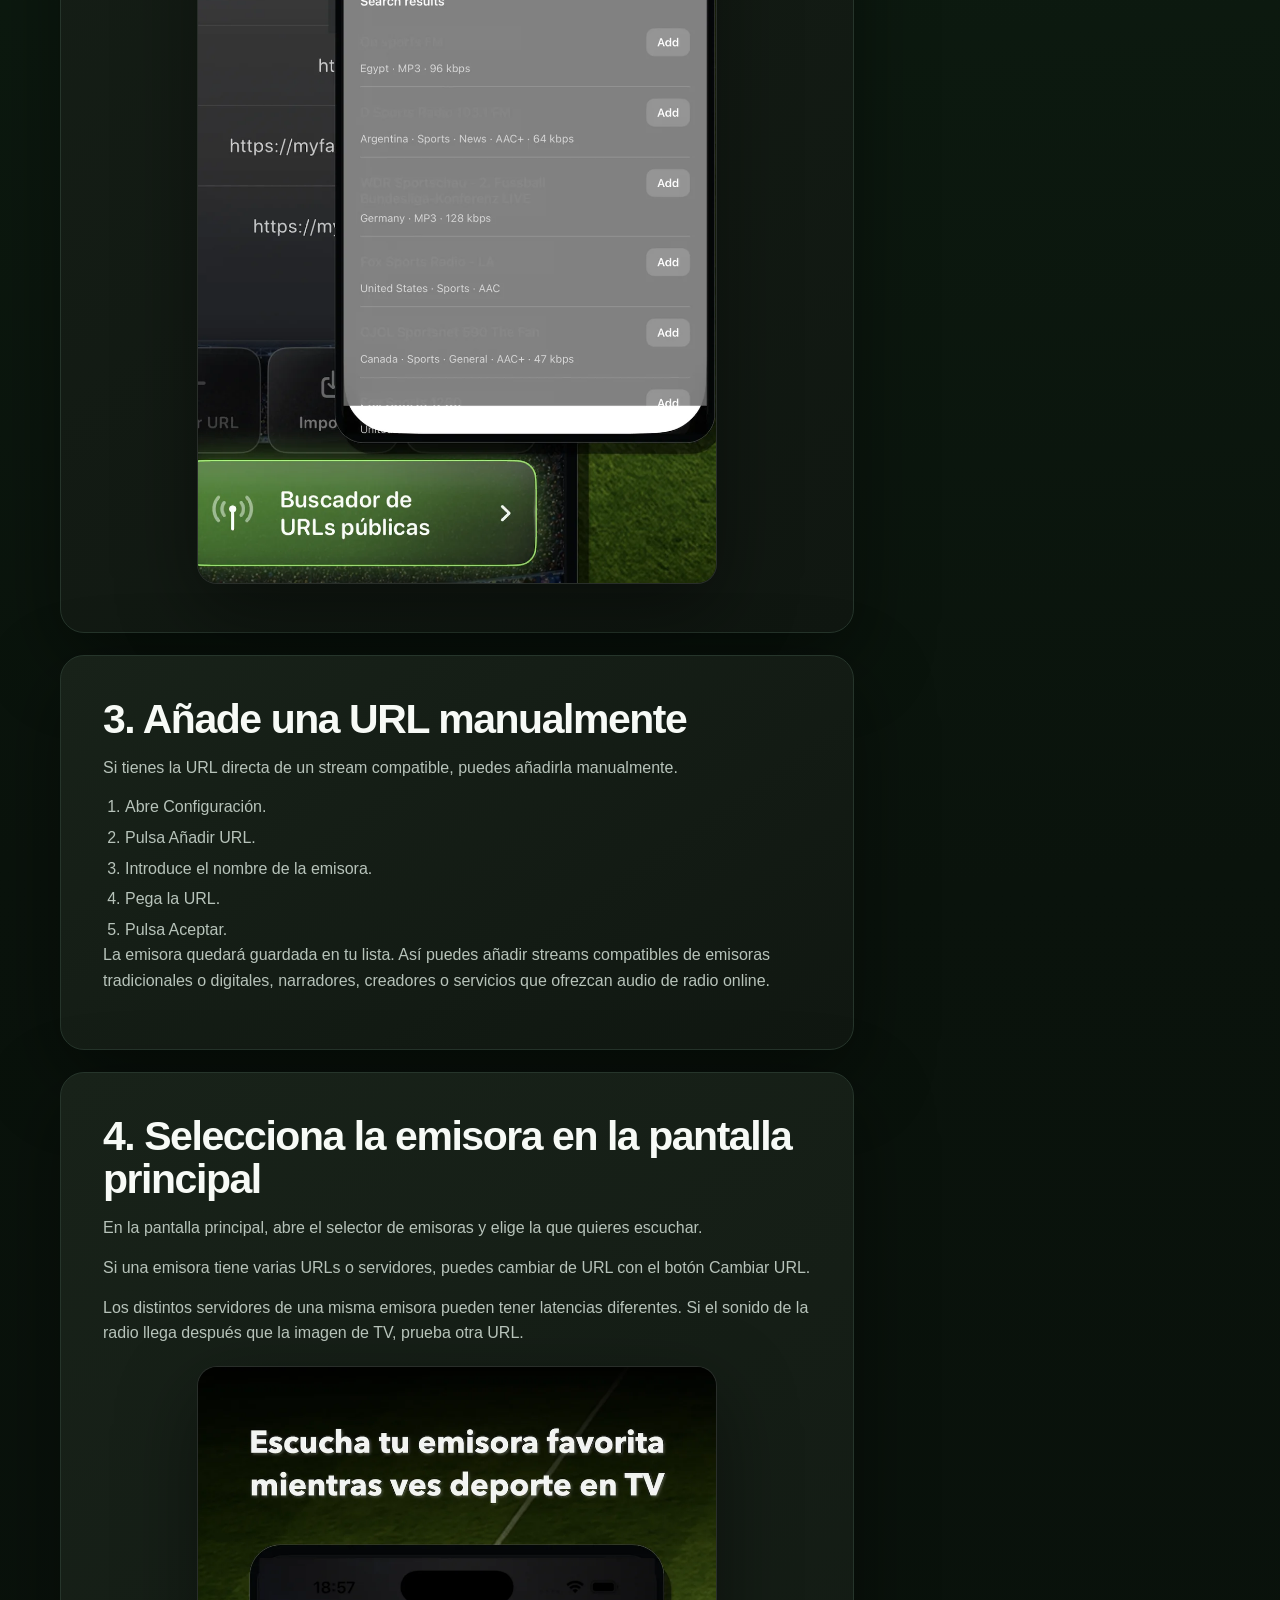
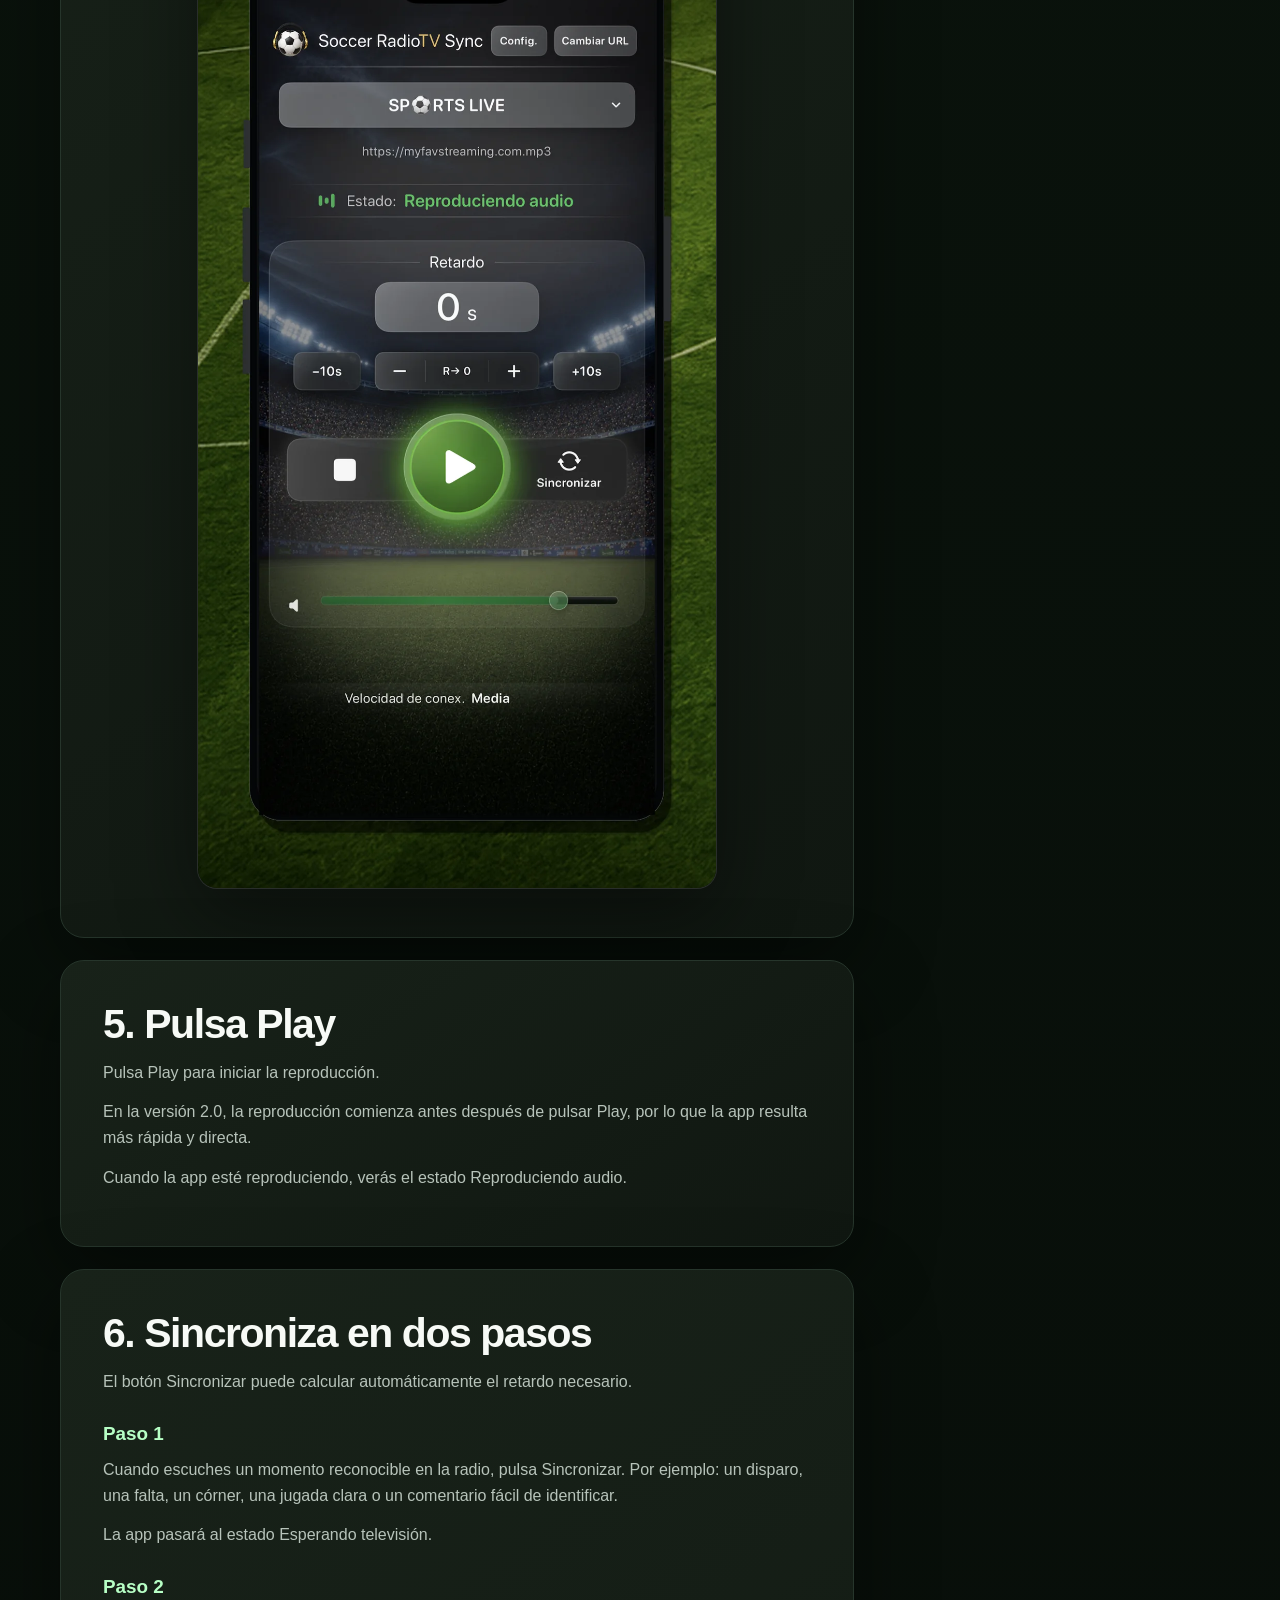
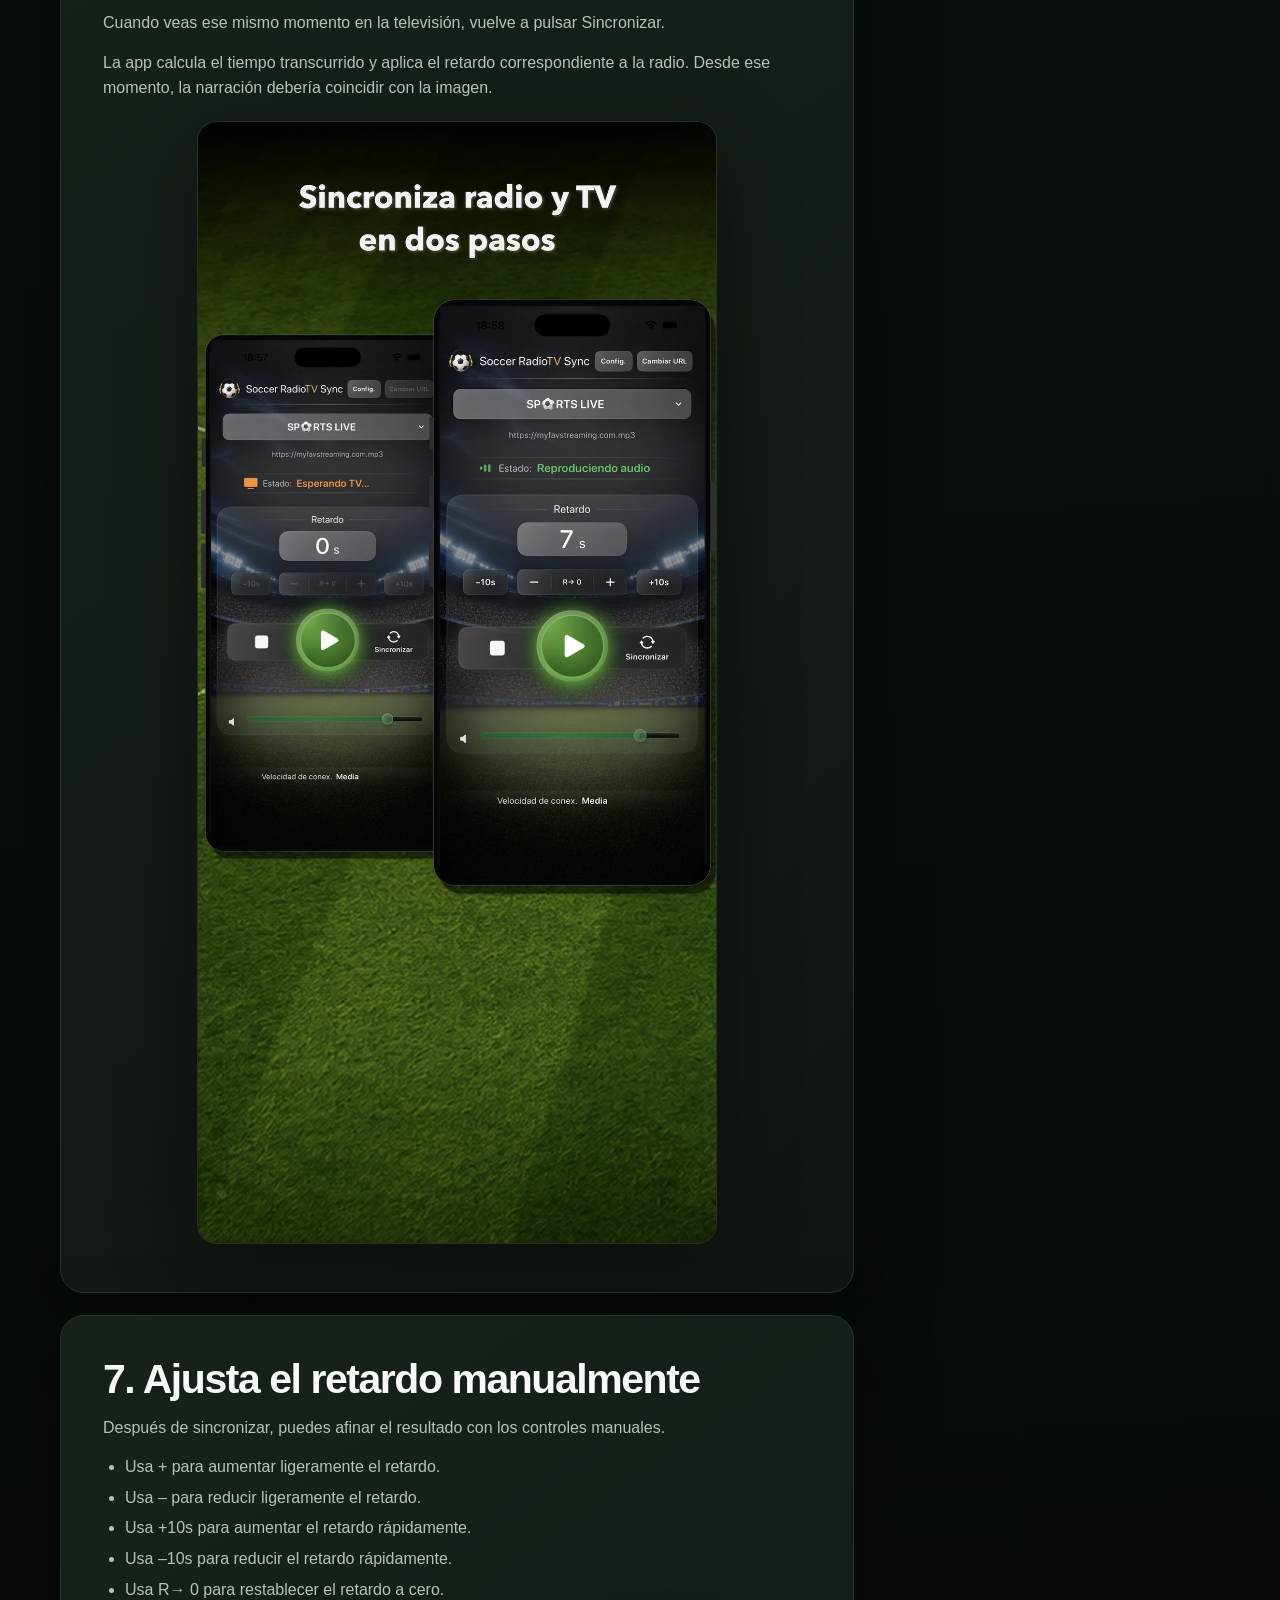
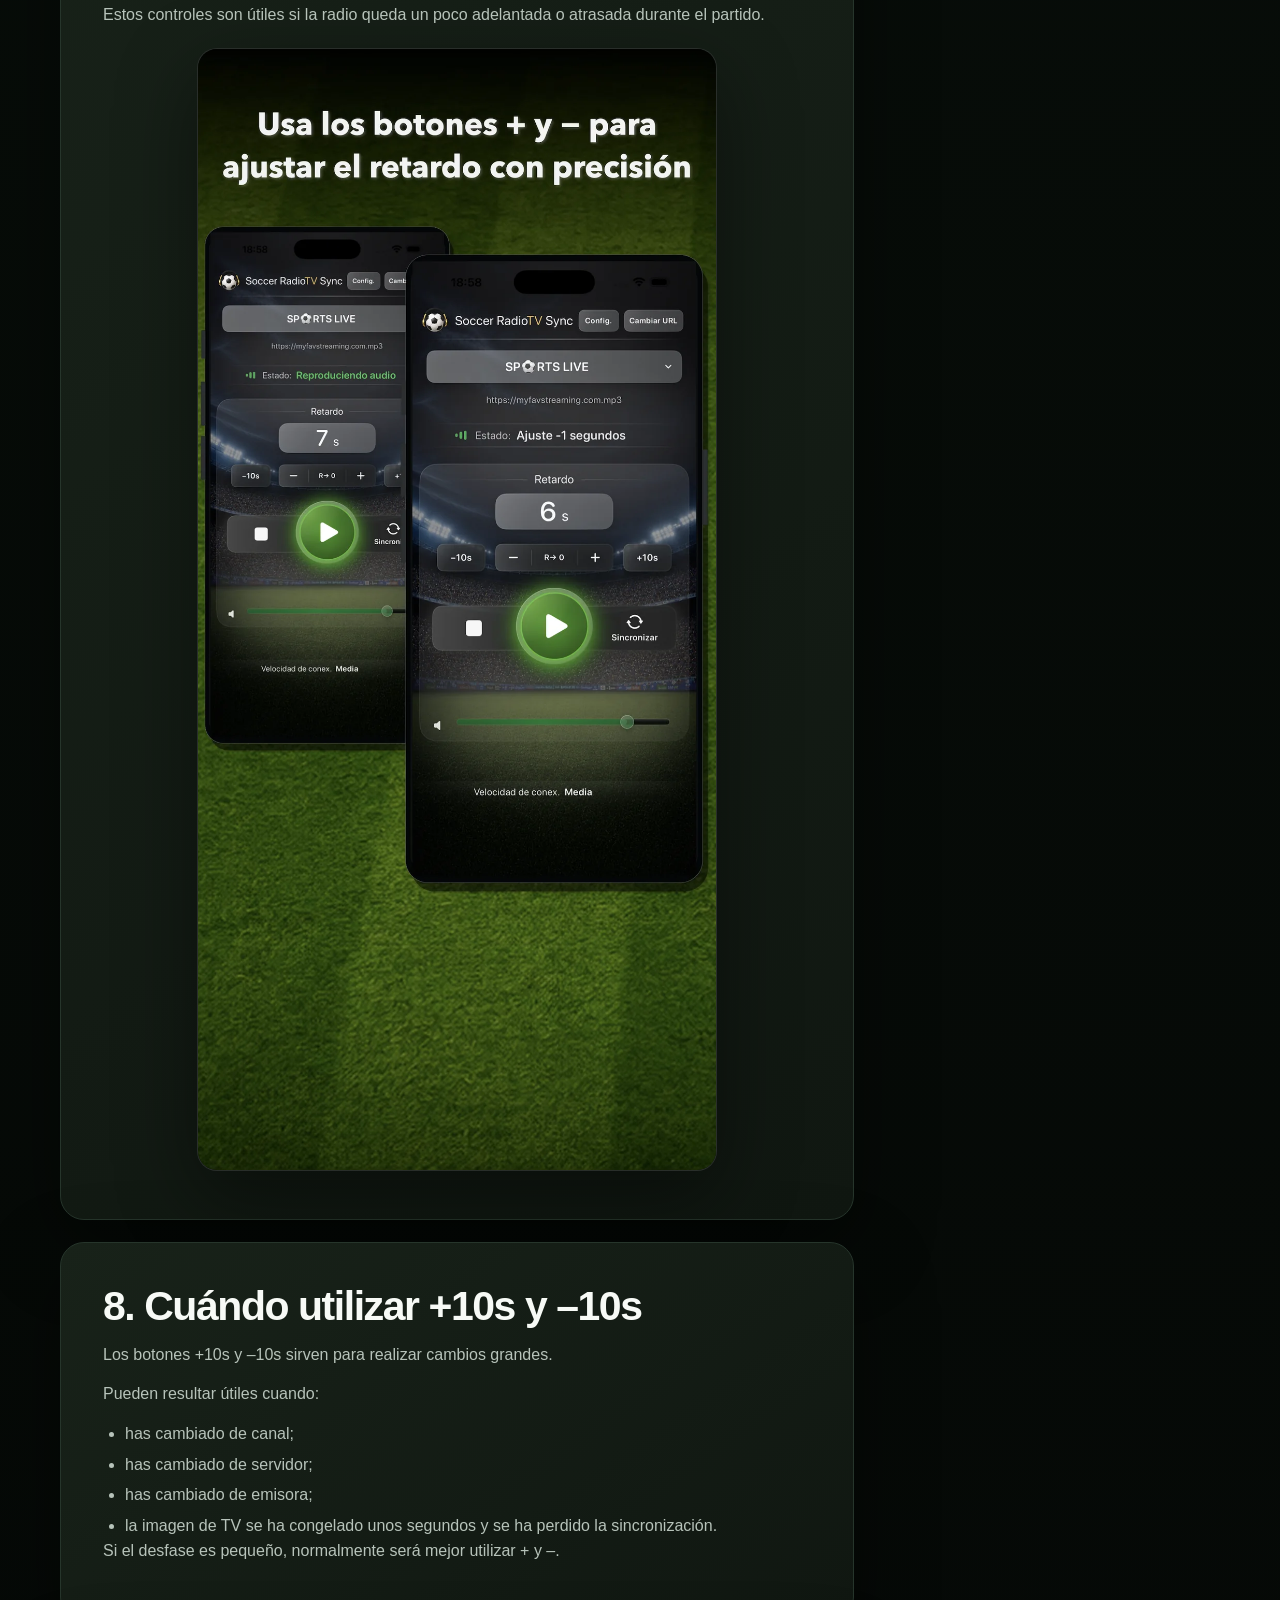
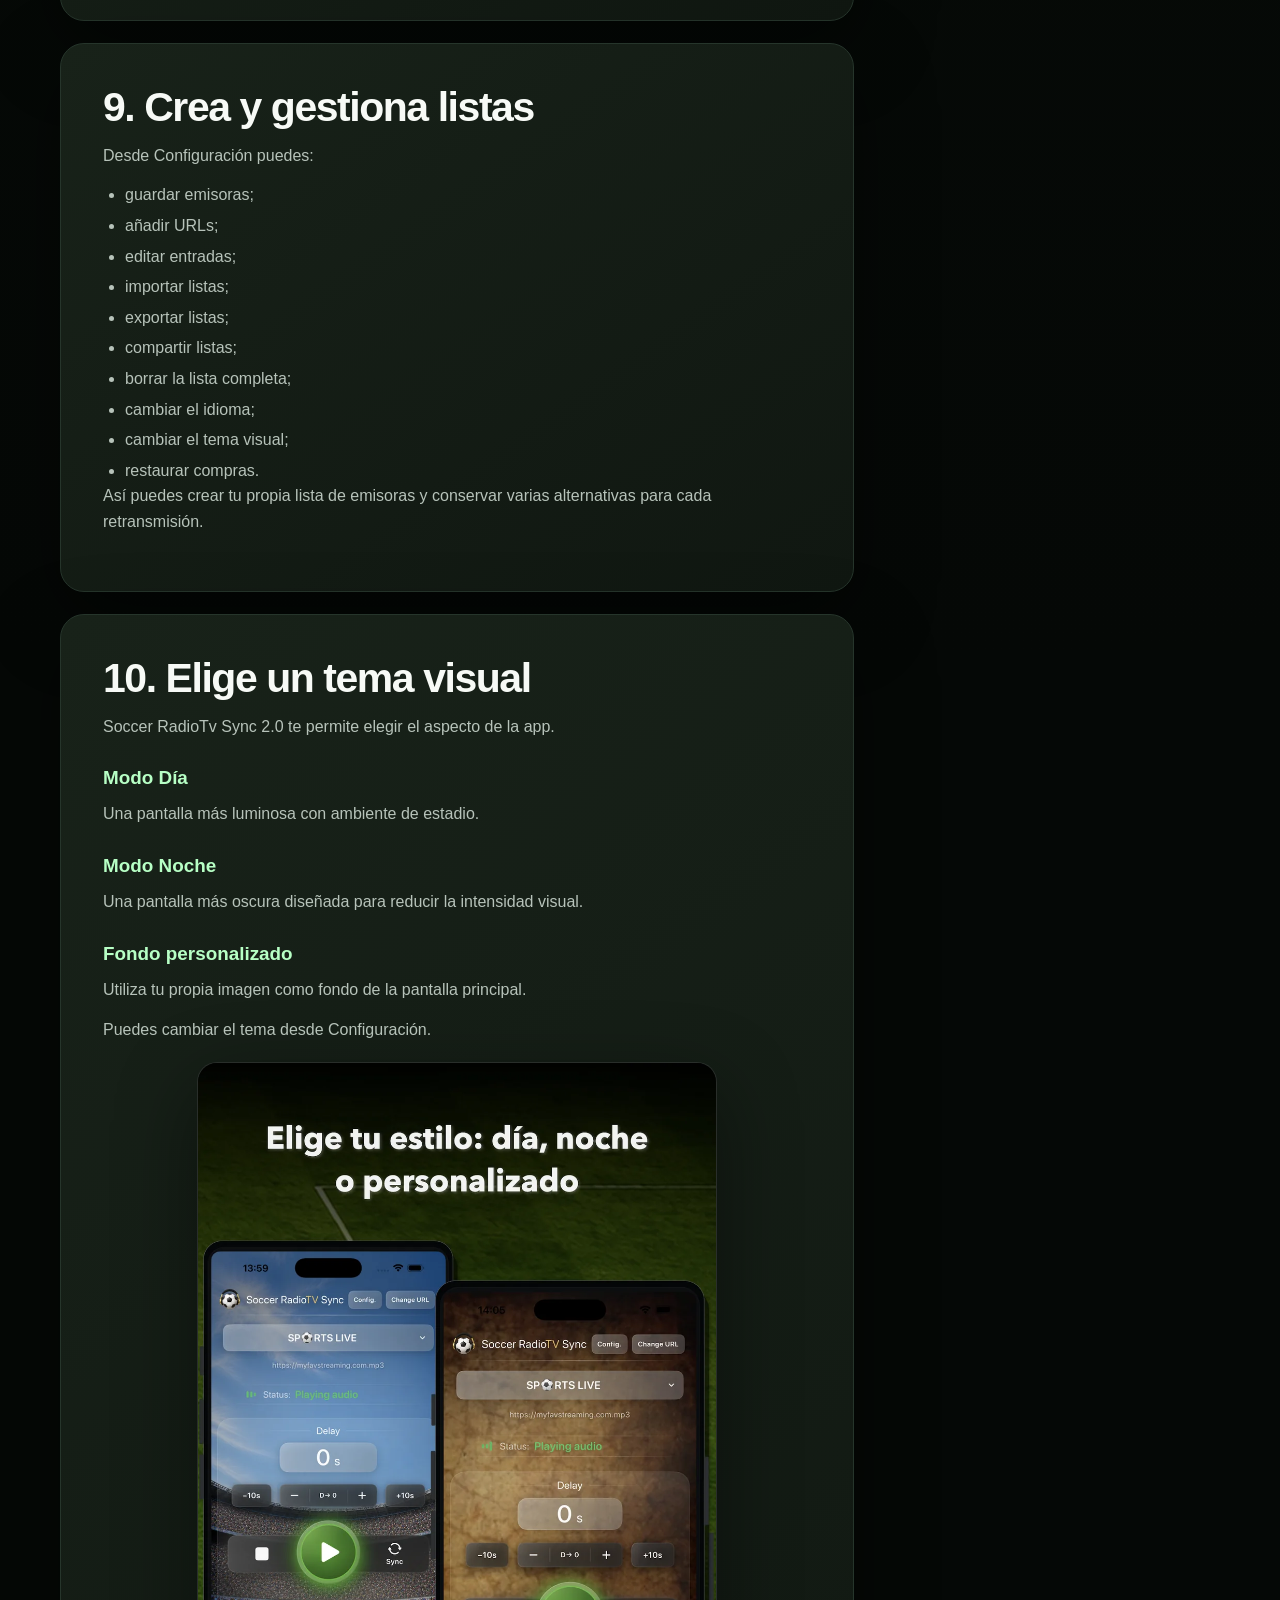
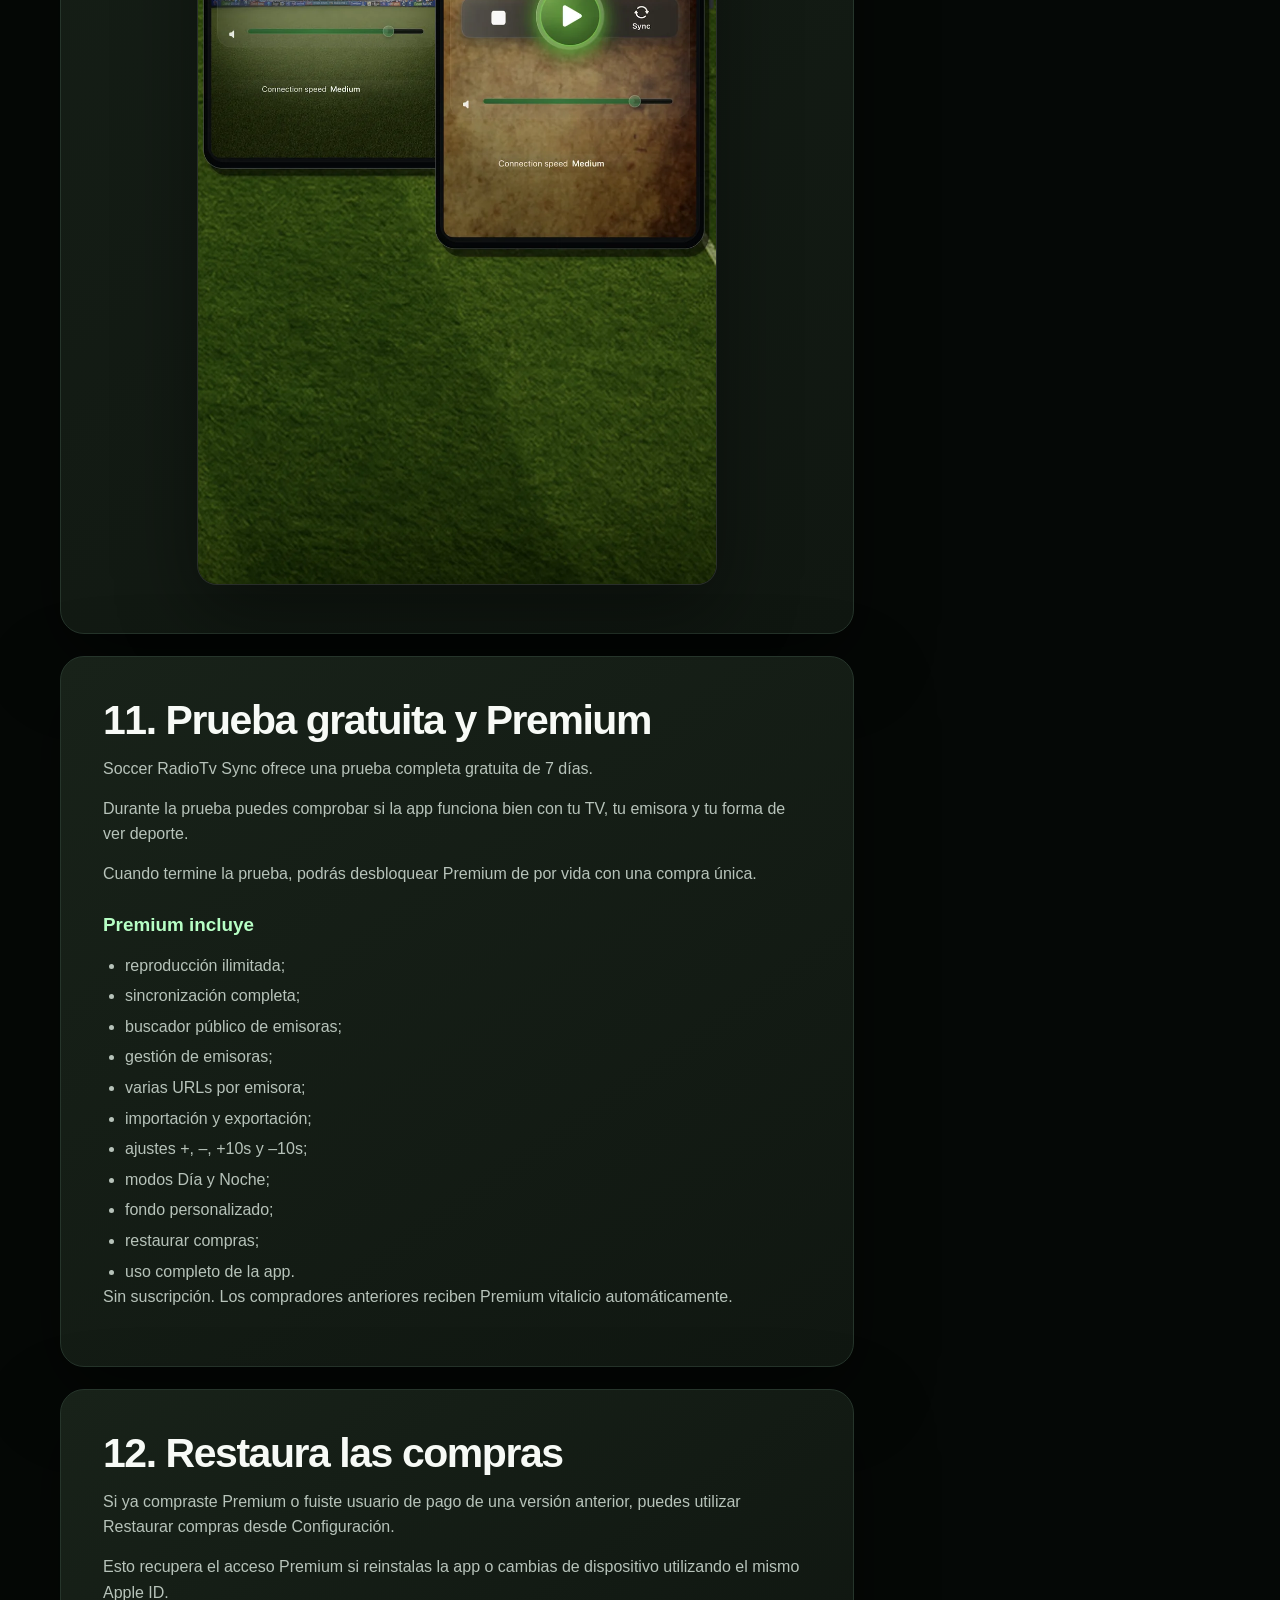
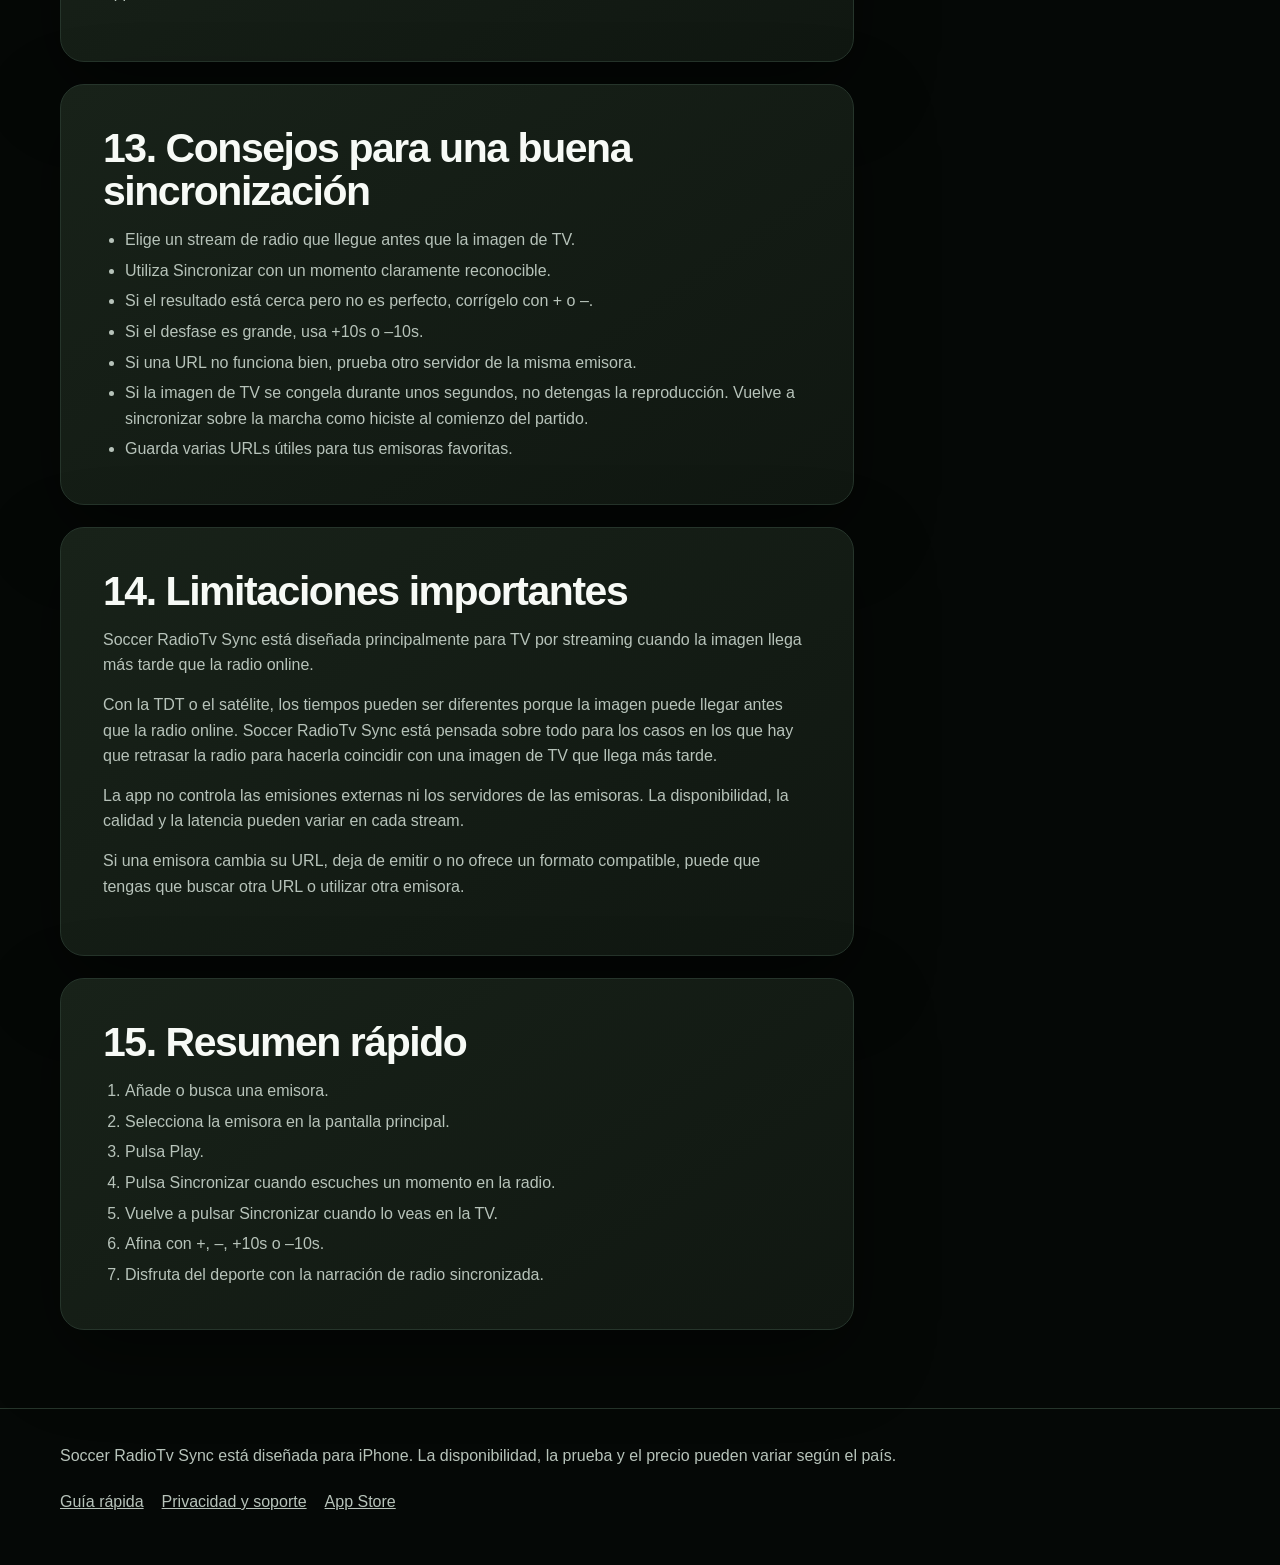
<file: es/como-sincronizar-radio-con-tv/index.html>
<!doctype html>
<html lang="es">
<head>
<meta charset="utf-8">
<meta name="viewport" content="width=device-width,initial-scale=1">
<meta name="robots" content="index,follow,max-image-preview:large">
<title>Cómo sincronizar la radio con la TV | Guía Soccer RadioTv Sync</title>
<meta name="description" content="Guía rápida para usar Soccer RadioTv Sync y escuchar tu emisora favorita sincronizada con la imagen de TV mientras ves deporte en streaming.">
<link rel="canonical" href="https://soccerrtvs.github.io/es/como-sincronizar-radio-con-tv/">
<link rel="alternate" hreflang="en" href="https://soccerrtvs.github.io/how-to-delay-radio-audio-to-match-tv/">
<link rel="alternate" hreflang="es" href="https://soccerrtvs.github.io/es/como-sincronizar-radio-con-tv/">
<link rel="alternate" hreflang="fr" href="https://soccerrtvs.github.io/fr/synchroniser-radio-avec-tv/">
<link rel="alternate" hreflang="de" href="https://soccerrtvs.github.io/de/radiokommentar-mit-tv-synchronisieren/">
<link rel="alternate" hreflang="it" href="https://soccerrtvs.github.io/it/come-sincronizzare-radio-con-tv/">
<link rel="alternate" hreflang="x-default" href="https://soccerrtvs.github.io/how-to-delay-radio-audio-to-match-tv/">
<link rel="icon" href="../../assets/favicon.png">
<link rel="apple-touch-icon" href="../../assets/apple-touch-icon.png">
<link rel="stylesheet" href="../../assets/styles.css">
<meta property="og:type" content="article">
<meta property="og:locale" content="es_ES">
<meta property="og:title" content="Cómo sincronizar la radio con la TV | Guía Soccer RadioTv Sync">
<meta property="og:description" content="Guía rápida para usar Soccer RadioTv Sync y escuchar tu emisora favorita sincronizada con la imagen de TV mientras ves deporte en streaming.">
<meta property="og:url" content="https://soccerrtvs.github.io/es/como-sincronizar-radio-con-tv/">
<meta property="og:image" content="https://soccerrtvs.github.io/assets/og/es.jpg">
<meta property="og:image:width" content="1200">
<meta property="og:image:height" content="630">
<meta property="og:site_name" content="Soccer RadioTv Sync">
<meta name="twitter:card" content="summary_large_image">
<meta name="twitter:title" content="Cómo sincronizar la radio con la TV | Guía Soccer RadioTv Sync">
<meta name="twitter:description" content="Guía rápida para usar Soccer RadioTv Sync y escuchar tu emisora favorita sincronizada con la imagen de TV mientras ves deporte en streaming.">
<meta name="twitter:image" content="https://soccerrtvs.github.io/assets/og/es.jpg">
<meta name="theme-color" content="#071008">
</head>
<body>
<a class="skip" href="#main">Saltar al contenido</a>
<header class="topbar"><div class="wrap topinner"><a class="brand" href="/es/"><img src="../../assets/icon-512.webp" alt="" width="42" height="42"><span>Soccer RadioTv Sync</span></a><nav class="langs" aria-label="Idioma"><a href="/how-to-delay-radio-audio-to-match-tv/" hreflang="en" lang="en">English</a><a href="/es/como-sincronizar-radio-con-tv/" hreflang="es" lang="es" aria-current="page">Español</a><a href="/fr/synchroniser-radio-avec-tv/" hreflang="fr" lang="fr">Français</a><a href="/de/radiokommentar-mit-tv-synchronisieren/" hreflang="de" lang="de">Deutsch</a><a href="/it/come-sincronizzare-radio-con-tv/" hreflang="it" lang="it">Italiano</a></nav></div></header>
<main id="main">
<section class="guide-hero"><div class="wrap"><div class="breadcrumb"><a href="/es/">Soccer RadioTv Sync</a> / En esta guía</div><div class="eyebrow">Guía rápida</div><h1>Cómo sincronizar la radio con la TV usando Soccer RadioTv Sync</h1><p class="lead">Esta guía explica cómo utilizar Soccer RadioTv Sync para escuchar tu emisora favorita sincronizada con la imagen de televisión.</p><p class="lead">La app está diseñada especialmente para ver deporte en TV por streaming, donde la imagen suele llegar más tarde que la radio online.</p><div class="actions"><a class="btn" href="https://apps.apple.com/app/soccer-radiotv-sync/id6762045807" rel="noopener">Ver en el App Store</a><a class="btn secondary" href="/es/">Volver a la web</a></div></div></section>
<section><div class="wrap guide-grid"><article class="article"><div id="choose" class="article-card"><h2>1. Elige o añade una emisora</h2><p>Para empezar, necesitas un stream de radio online compatible.</p><ul><li>Busca emisoras públicas desde el buscador integrado.</li><li>Añade una URL manualmente.</li><li>Importa una lista de emisoras.</li></ul><p>Desde Configuración puedes gestionar las emisoras guardadas, editar la lista, añadir nuevas URLs, importar, exportar o borrar la lista completa.</p><img class="article-shot" src="../../assets/es/appstore-4.webp" alt="Pantalla de configuración para gestionar emisoras y URLs guardadas" loading="lazy" decoding="async" width="1000" height="2164"></div><div id="finder" class="article-card"><h2>2. Utiliza el buscador público de emisoras</h2><p>La versión 2.0 incluye un buscador público de emisoras basado en Radio Browser.</p><ol><li>Abre Configuración.</li><li>Pulsa Buscador de URLs públicas.</li><li>Escribe el nombre de la emisora, una palabra clave o el tipo de contenido que buscas.</li><li>Elige un país si quieres limitar los resultados.</li><li>Pulsa Buscar.</li><li>Revisa los resultados.</li><li>Pulsa Añadir para guardar una emisora compatible en tu lista.</li></ol><p>Después podrás seleccionarla desde la pantalla principal.</p><img class="article-shot" src="../../assets/es/appstore-5.webp" alt="Buscador público de emisoras con resultados y botones para añadir" loading="lazy" decoding="async" width="1000" height="2164"></div><div id="manual" class="article-card"><h2>3. Añade una URL manualmente</h2><p>Si tienes la URL directa de un stream compatible, puedes añadirla manualmente.</p><ol><li>Abre Configuración.</li><li>Pulsa Añadir URL.</li><li>Introduce el nombre de la emisora.</li><li>Pega la URL.</li><li>Pulsa Aceptar.</li></ol><p>La emisora quedará guardada en tu lista. Así puedes añadir streams compatibles de emisoras tradicionales o digitales, narradores, creadores o servicios que ofrezcan audio de radio online.</p></div><div id="select" class="article-card"><h2>4. Selecciona la emisora en la pantalla principal</h2><p>En la pantalla principal, abre el selector de emisoras y elige la que quieres escuchar.</p><p>Si una emisora tiene varias URLs o servidores, puedes cambiar de URL con el botón Cambiar URL.</p><p>Los distintos servidores de una misma emisora pueden tener latencias diferentes. Si el sonido de la radio llega después que la imagen de TV, prueba otra URL.</p><img class="article-shot" src="../../assets/es/appstore-1.webp" alt="Pantalla principal con selector de emisora y botón Cambiar URL" loading="lazy" decoding="async" width="1000" height="2164"></div><div id="play" class="article-card"><h2>5. Pulsa Play</h2><p>Pulsa Play para iniciar la reproducción.</p><p>En la versión 2.0, la reproducción comienza antes después de pulsar Play, por lo que la app resulta más rápida y directa.</p><p>Cuando la app esté reproduciendo, verás el estado Reproduciendo audio.</p></div><div id="sync" class="article-card"><h2>6. Sincroniza en dos pasos</h2><p>El botón Sincronizar puede calcular automáticamente el retardo necesario.</p><h3>Paso 1</h3><p>Cuando escuches un momento reconocible en la radio, pulsa Sincronizar. Por ejemplo: un disparo, una falta, un córner, una jugada clara o un comentario fácil de identificar.</p><p>La app pasará al estado Esperando televisión.</p><h3>Paso 2</h3><p>Cuando veas ese mismo momento en la televisión, vuelve a pulsar Sincronizar.</p><p>La app calcula el tiempo transcurrido y aplica el retardo correspondiente a la radio. Desde ese momento, la narración debería coincidir con la imagen.</p><img class="article-shot" src="../../assets/es/appstore-2.webp" alt="Proceso de sincronización en dos pasos mostrado en dos iPhone" loading="lazy" decoding="async" width="1000" height="2164"></div><div id="adjust" class="article-card"><h2>7. Ajusta el retardo manualmente</h2><p>Después de sincronizar, puedes afinar el resultado con los controles manuales.</p><ul><li>Usa + para aumentar ligeramente el retardo.</li><li>Usa – para reducir ligeramente el retardo.</li><li>Usa +10s para aumentar el retardo rápidamente.</li><li>Usa –10s para reducir el retardo rápidamente.</li><li>Usa R→ 0 para restablecer el retardo a cero.</li></ul><p>Estos controles son útiles si la radio queda un poco adelantada o atrasada durante el partido.</p><img class="article-shot" src="../../assets/es/appstore-3.webp" alt="Controles de ajuste del retardo con más, menos, +10s y -10s" loading="lazy" decoding="async" width="1000" height="2164"></div><div id="ten" class="article-card"><h2>8. Cuándo utilizar +10s y –10s</h2><p>Los botones +10s y –10s sirven para realizar cambios grandes.</p><p>Pueden resultar útiles cuando:</p><ul><li>has cambiado de canal;</li><li>has cambiado de servidor;</li><li>has cambiado de emisora;</li><li>la imagen de TV se ha congelado unos segundos y se ha perdido la sincronización.</li></ul><p>Si el desfase es pequeño, normalmente será mejor utilizar + y –.</p></div><div id="lists" class="article-card"><h2>9. Crea y gestiona listas</h2><p>Desde Configuración puedes:</p><ul><li>guardar emisoras;</li><li>añadir URLs;</li><li>editar entradas;</li><li>importar listas;</li><li>exportar listas;</li><li>compartir listas;</li><li>borrar la lista completa;</li><li>cambiar el idioma;</li><li>cambiar el tema visual;</li><li>restaurar compras.</li></ul><p>Así puedes crear tu propia lista de emisoras y conservar varias alternativas para cada retransmisión.</p></div><div id="theme" class="article-card"><h2>10. Elige un tema visual</h2><p>Soccer RadioTv Sync 2.0 te permite elegir el aspecto de la app.</p><h3>Modo Día</h3><p>Una pantalla más luminosa con ambiente de estadio.</p><h3>Modo Noche</h3><p>Una pantalla más oscura diseñada para reducir la intensidad visual.</p><h3>Fondo personalizado</h3><p>Utiliza tu propia imagen como fondo de la pantalla principal.</p><p>Puedes cambiar el tema desde Configuración.</p><img class="article-shot" src="../../assets/es/appstore-6.webp" alt="Modos Día y fondo personalizado" loading="lazy" decoding="async" width="1000" height="2164"></div><div id="premium" class="article-card"><h2>11. Prueba gratuita y Premium</h2><p>Soccer RadioTv Sync ofrece una prueba completa gratuita de 7 días.</p><p>Durante la prueba puedes comprobar si la app funciona bien con tu TV, tu emisora y tu forma de ver deporte.</p><p>Cuando termine la prueba, podrás desbloquear Premium de por vida con una compra única.</p><h3>Premium incluye</h3><ul><li>reproducción ilimitada;</li><li>sincronización completa;</li><li>buscador público de emisoras;</li><li>gestión de emisoras;</li><li>varias URLs por emisora;</li><li>importación y exportación;</li><li>ajustes +, –, +10s y –10s;</li><li>modos Día y Noche;</li><li>fondo personalizado;</li><li>restaurar compras;</li><li>uso completo de la app.</li></ul><p>Sin suscripción. Los compradores anteriores reciben Premium vitalicio automáticamente.</p></div><div id="restore" class="article-card"><h2>12. Restaura las compras</h2><p>Si ya compraste Premium o fuiste usuario de pago de una versión anterior, puedes utilizar Restaurar compras desde Configuración.</p><p>Esto recupera el acceso Premium si reinstalas la app o cambias de dispositivo utilizando el mismo Apple ID.</p></div><div id="tips" class="article-card"><h2>13. Consejos para una buena sincronización</h2><ul><li>Elige un stream de radio que llegue antes que la imagen de TV.</li><li>Utiliza Sincronizar con un momento claramente reconocible.</li><li>Si el resultado está cerca pero no es perfecto, corrígelo con + o –.</li><li>Si el desfase es grande, usa +10s o –10s.</li><li>Si una URL no funciona bien, prueba otro servidor de la misma emisora.</li><li>Si la imagen de TV se congela durante unos segundos, no detengas la reproducción. Vuelve a sincronizar sobre la marcha como hiciste al comienzo del partido.</li><li>Guarda varias URLs útiles para tus emisoras favoritas.</li></ul></div><div id="limits" class="article-card"><h2>14. Limitaciones importantes</h2><p>Soccer RadioTv Sync está diseñada principalmente para TV por streaming cuando la imagen llega más tarde que la radio online.</p><p>Con la TDT o el satélite, los tiempos pueden ser diferentes porque la imagen puede llegar antes que la radio online. Soccer RadioTv Sync está pensada sobre todo para los casos en los que hay que retrasar la radio para hacerla coincidir con una imagen de TV que llega más tarde.</p><p>La app no controla las emisiones externas ni los servidores de las emisoras. La disponibilidad, la calidad y la latencia pueden variar en cada stream.</p><p>Si una emisora cambia su URL, deja de emitir o no ofrece un formato compatible, puede que tengas que buscar otra URL o utilizar otra emisora.</p></div><div id="summary" class="article-card guide-callout"><h2>15. Resumen rápido</h2><ol><li>Añade o busca una emisora.</li><li>Selecciona la emisora en la pantalla principal.</li><li>Pulsa Play.</li><li>Pulsa Sincronizar cuando escuches un momento en la radio.</li><li>Vuelve a pulsar Sincronizar cuando lo veas en la TV.</li><li>Afina con +, –, +10s o –10s.</li><li>Disfruta del deporte con la narración de radio sincronizada.</li></ol></div></article><aside class="toc"><h2>En esta guía</h2><ol><li><a href="#choose">Elegir o añadir una emisora</a></li><li><a href="#finder">Buscador público de emisoras</a></li><li><a href="#manual">Añadir una URL manualmente</a></li><li><a href="#select">Seleccionar una emisora</a></li><li><a href="#play">Pulsar Play</a></li><li><a href="#sync">Sincronizar en dos pasos</a></li><li><a href="#adjust">Ajuste manual</a></li><li><a href="#ten">+10s y –10s</a></li><li><a href="#lists">Gestionar listas</a></li><li><a href="#theme">Temas visuales</a></li><li><a href="#premium">Prueba y Premium</a></li><li><a href="#restore">Restaurar compras</a></li><li><a href="#tips">Consejos</a></li><li><a href="#limits">Limitaciones</a></li><li><a href="#summary">Resumen rápido</a></li></ol></aside></div></section>
</main>
<footer><div class="wrap foot"><div>Soccer RadioTv Sync está diseñada para iPhone. La disponibilidad, la prueba y el precio pueden variar según el país.</div><div class="footlinks"><a href="/es/como-sincronizar-radio-con-tv/">Guía rápida</a><a href="https://soccerrtvs.github.io/SoccerRadioTvSync/">Privacidad y soporte</a><a href="https://apps.apple.com/app/soccer-radiotv-sync/id6762045807">App Store</a></div></div></footer>
</body></html>
</file>
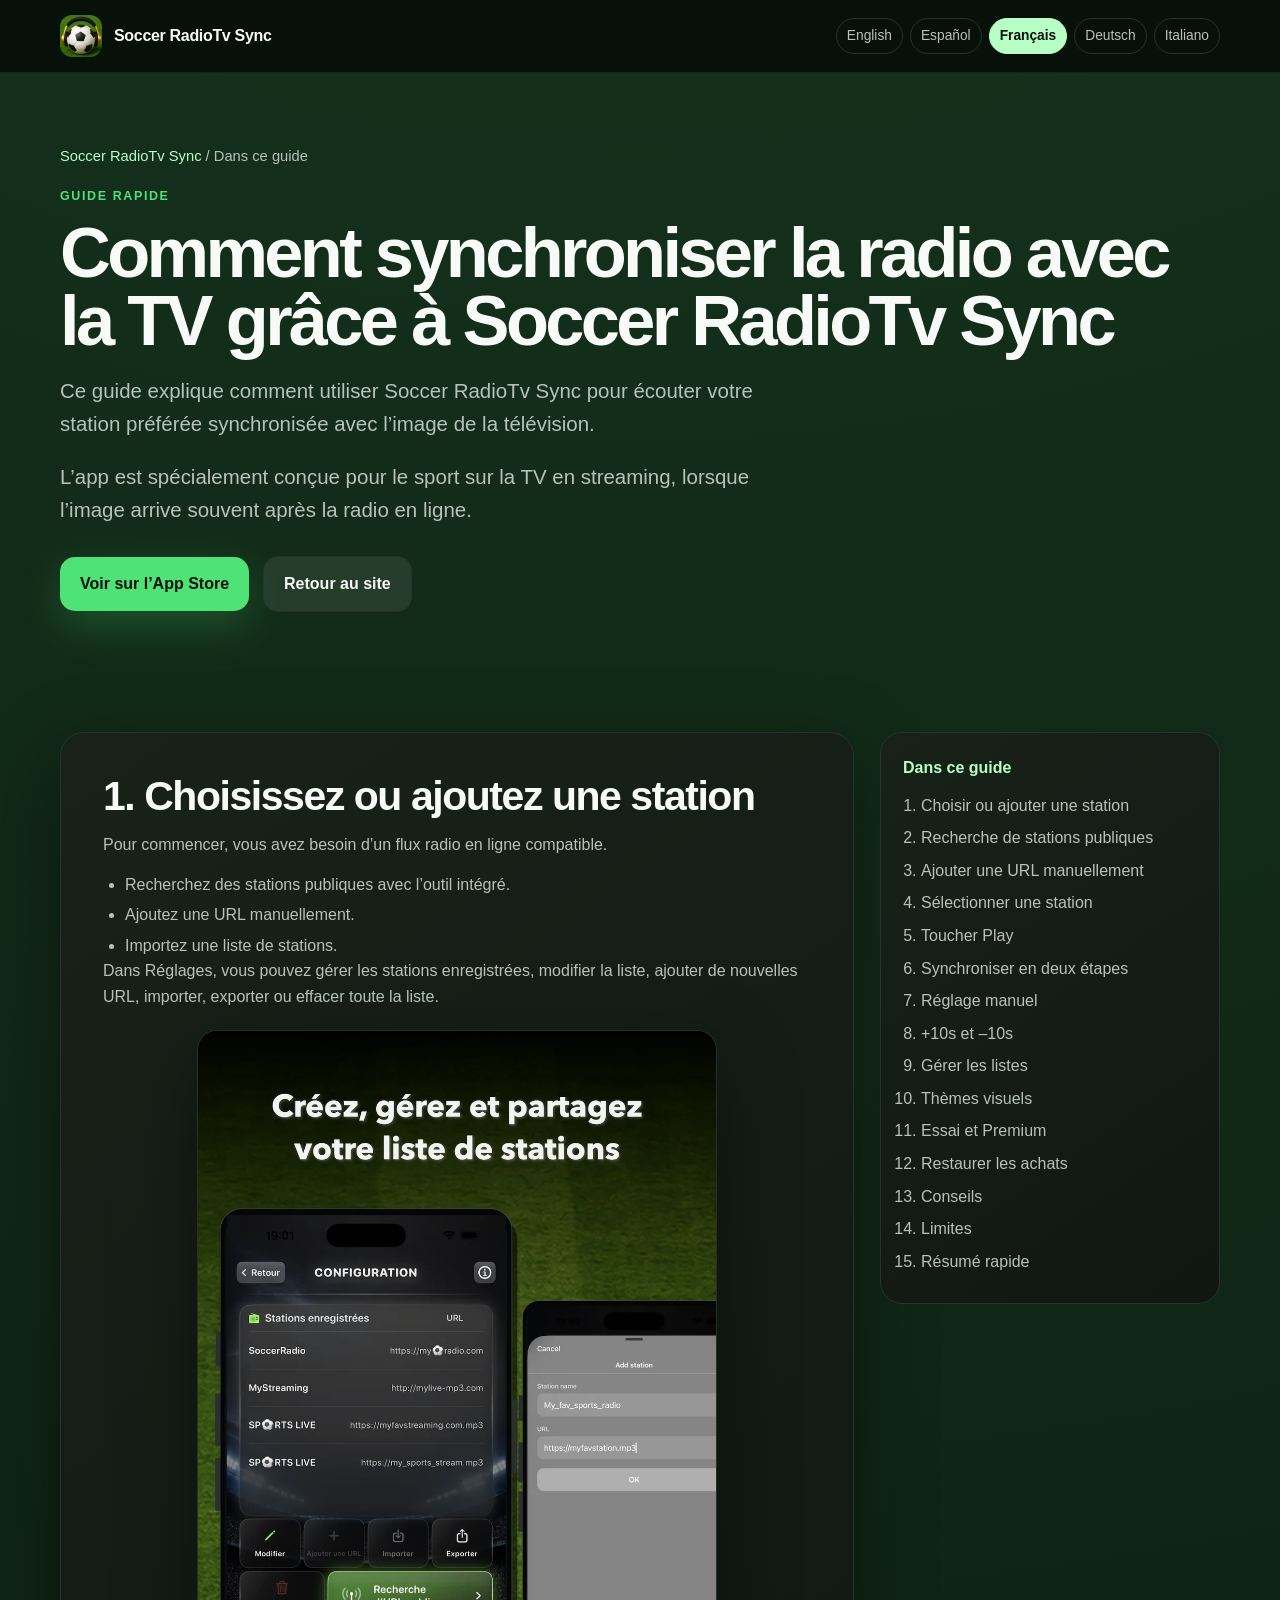
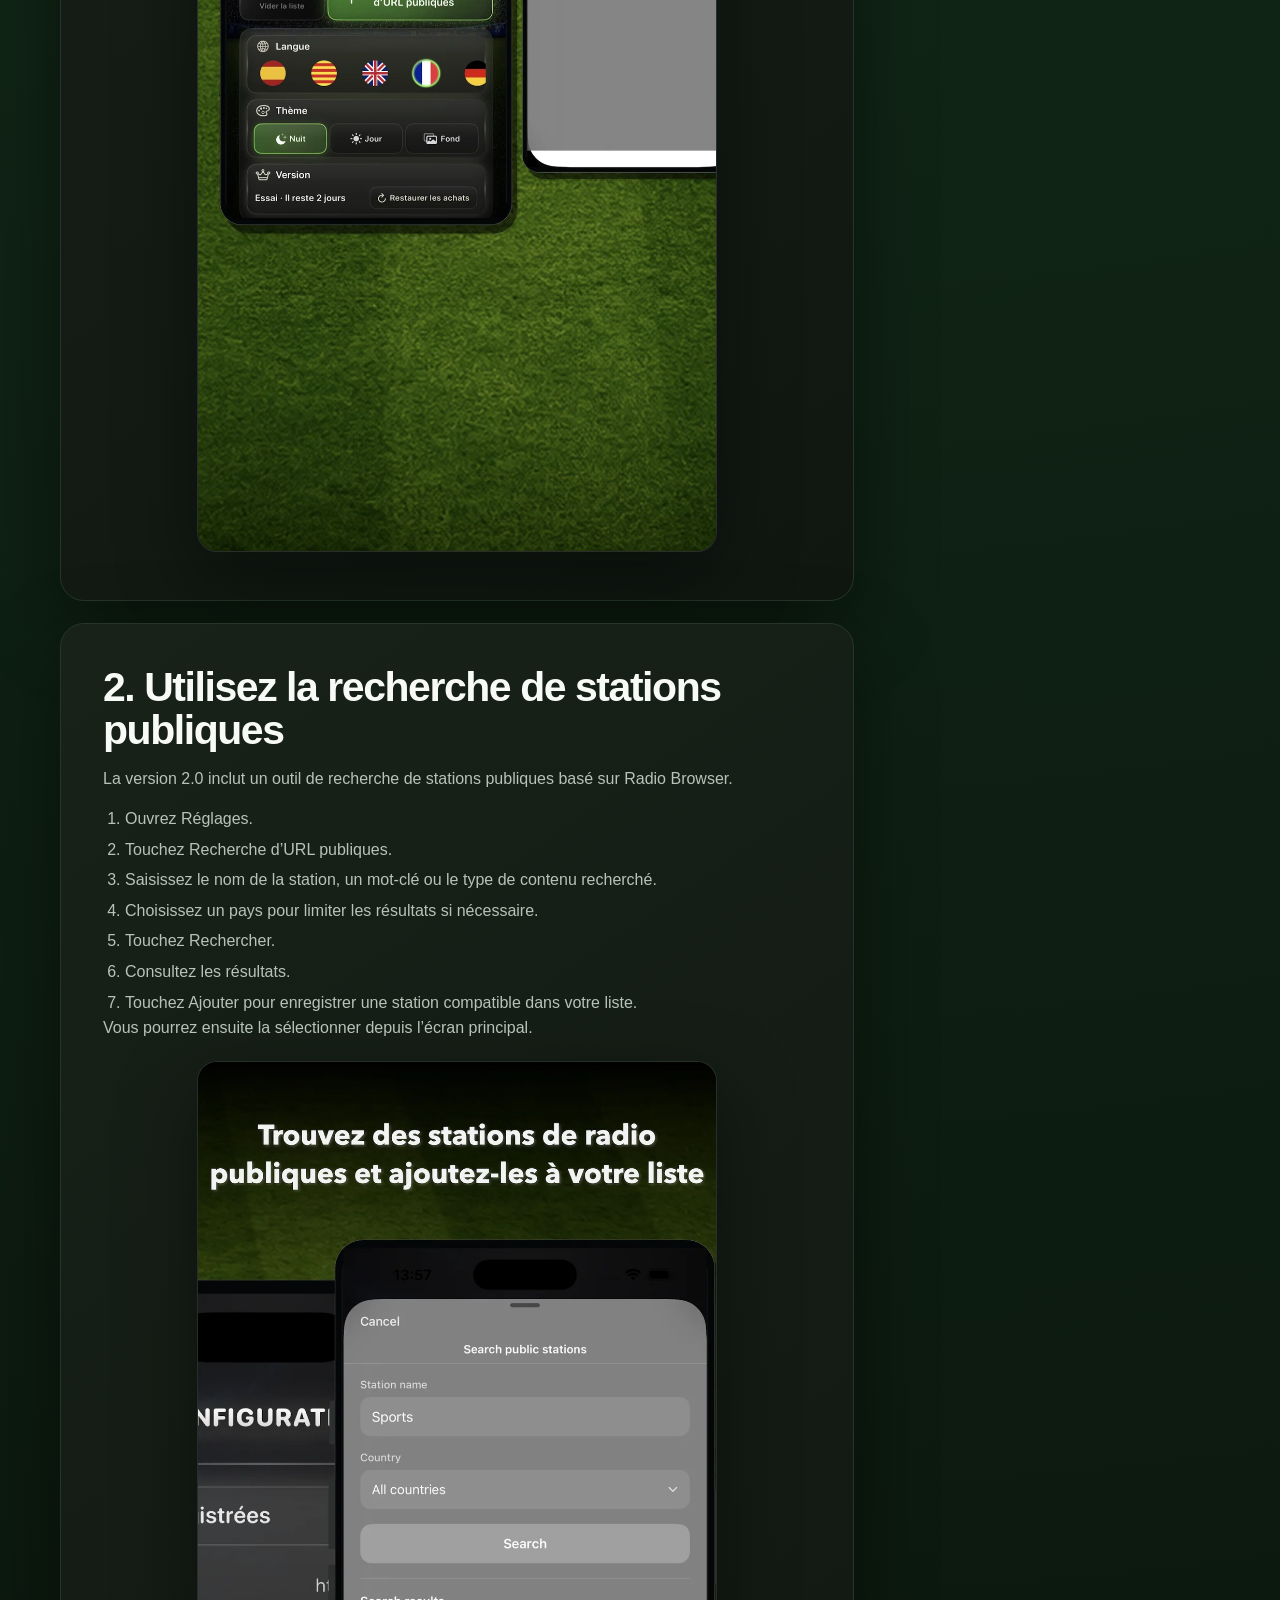
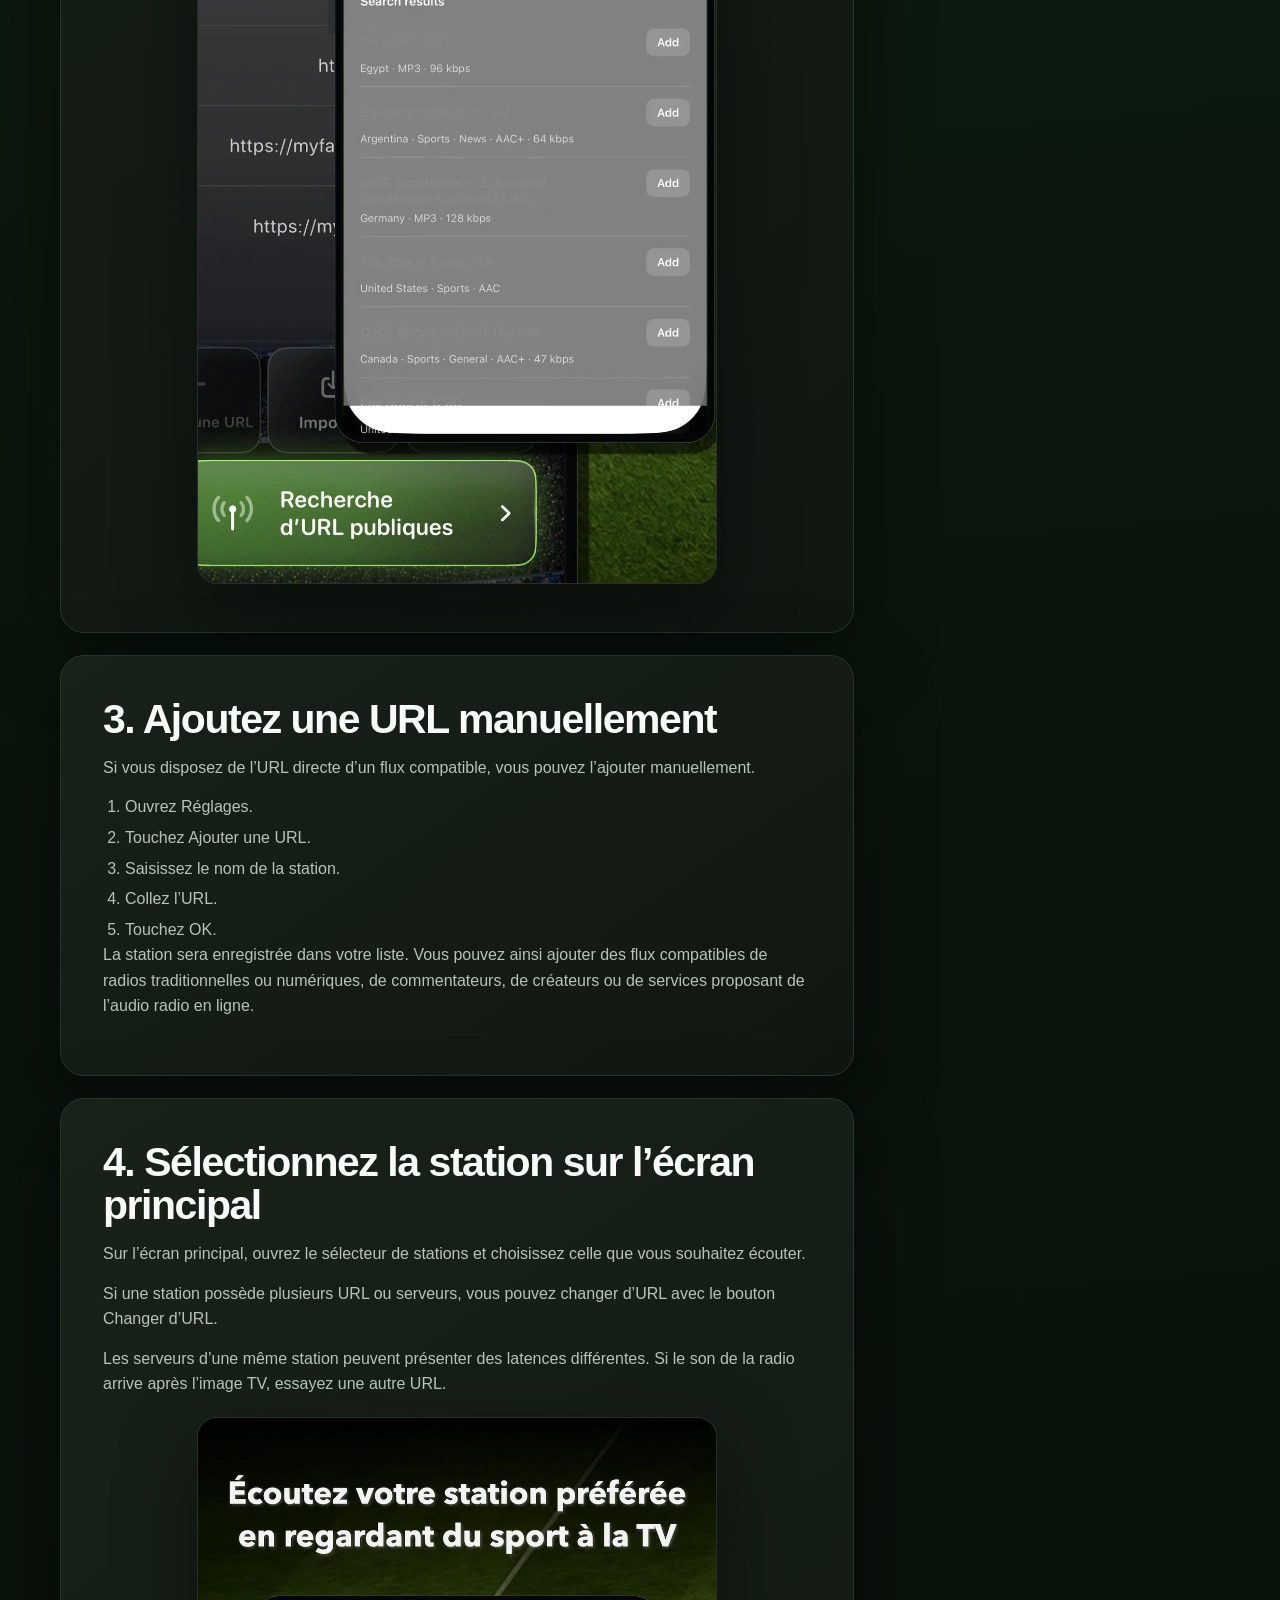
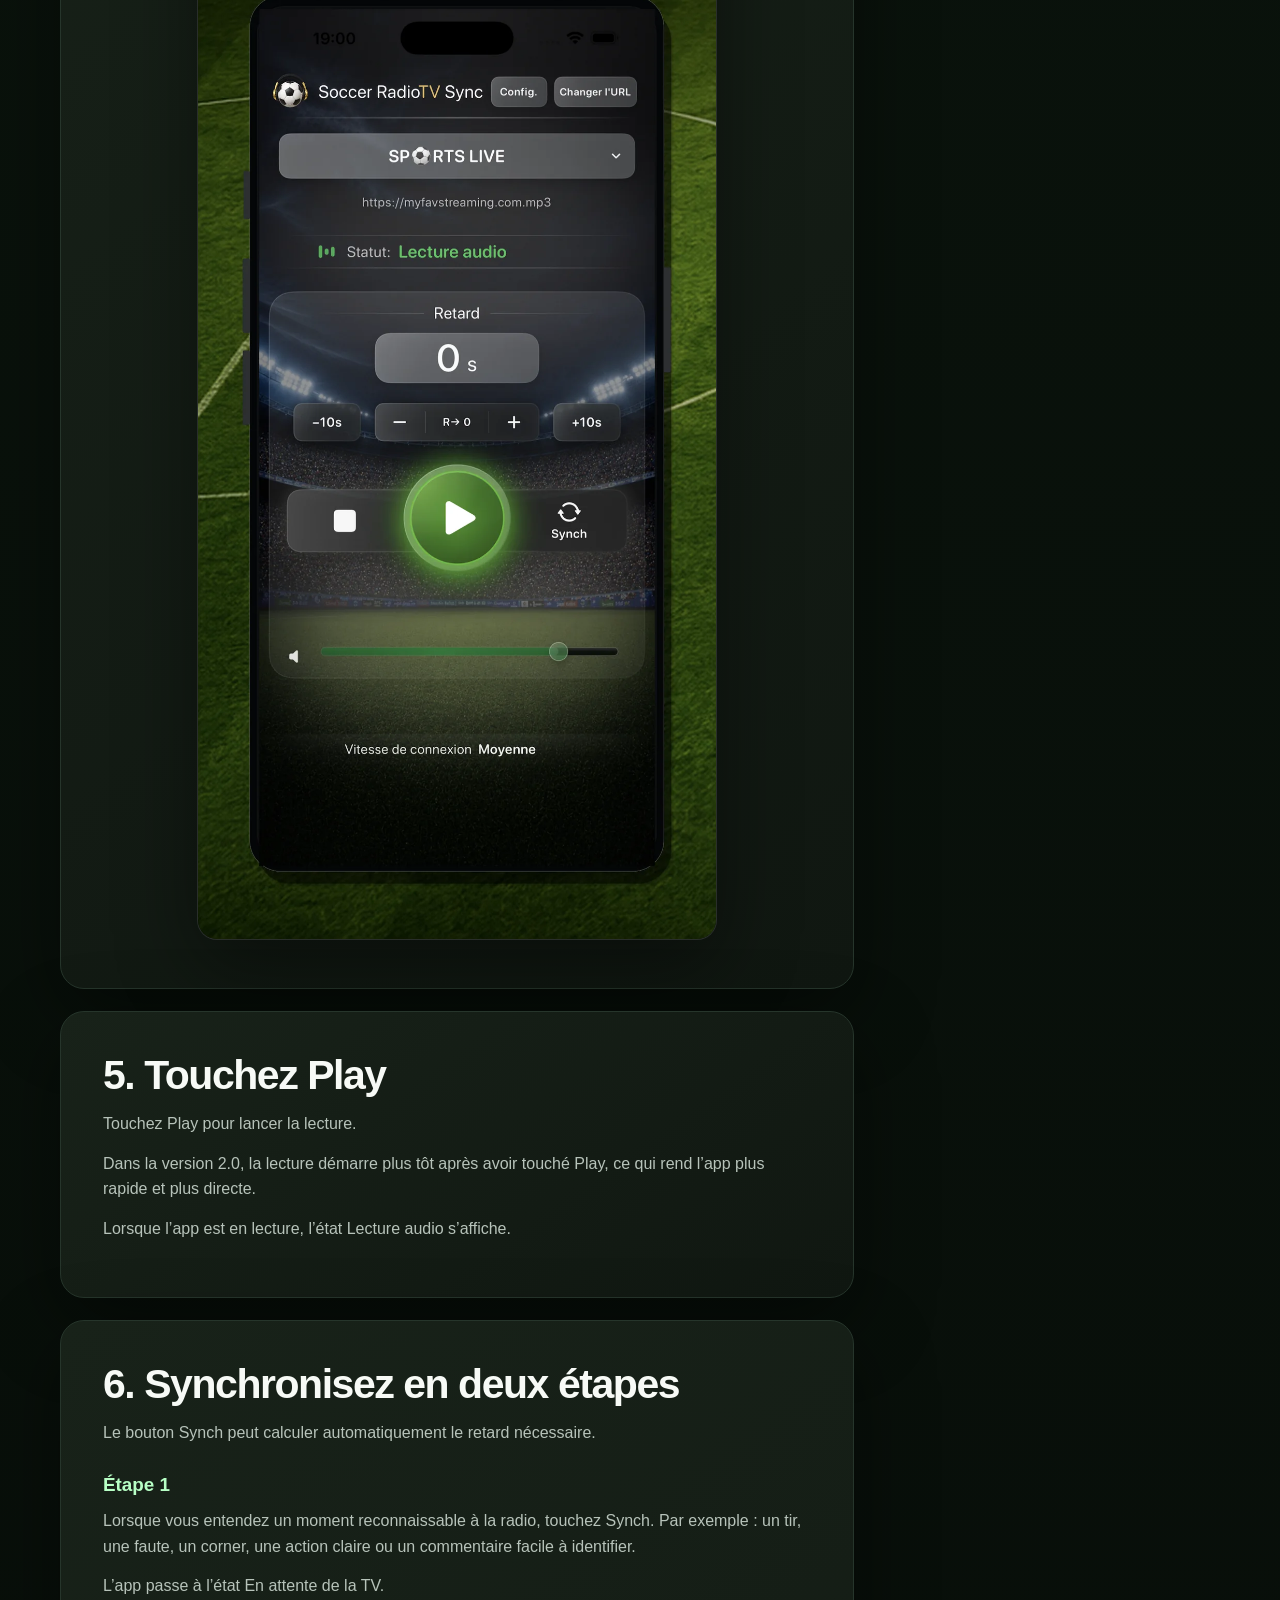
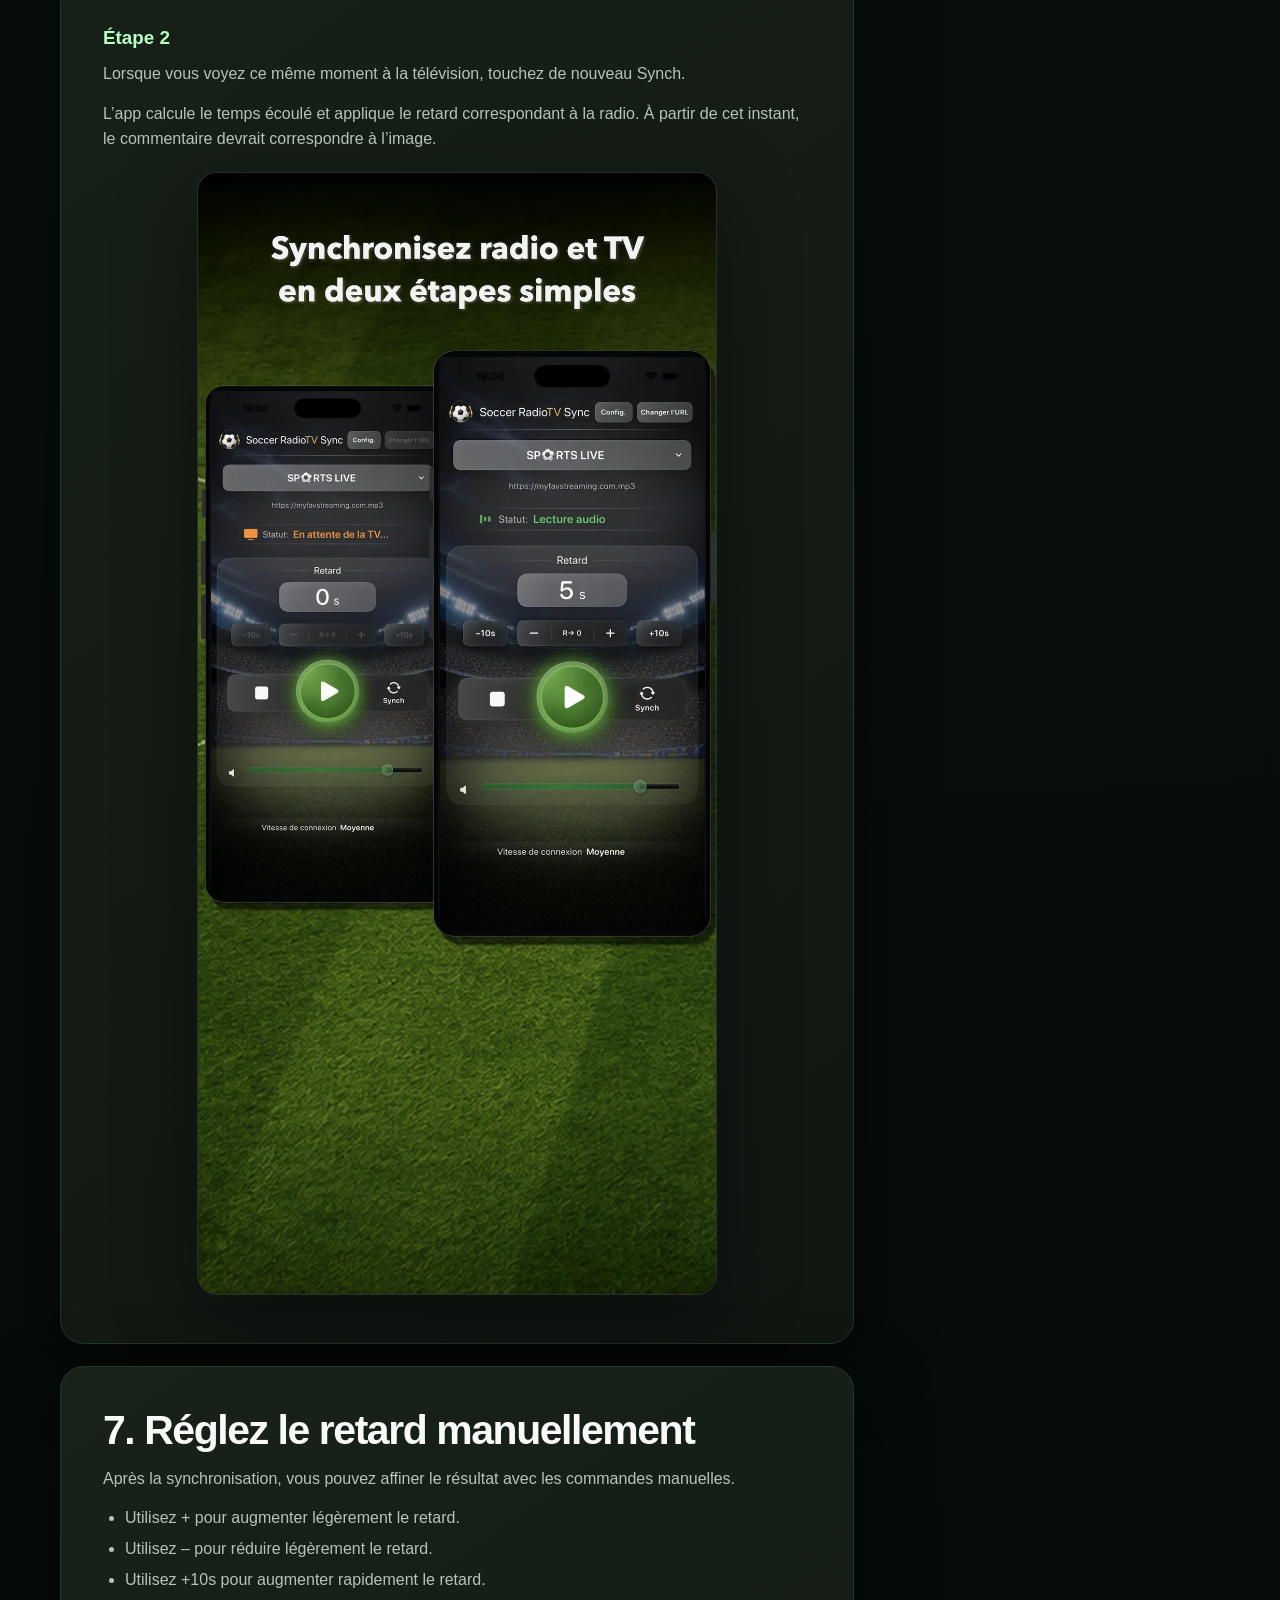
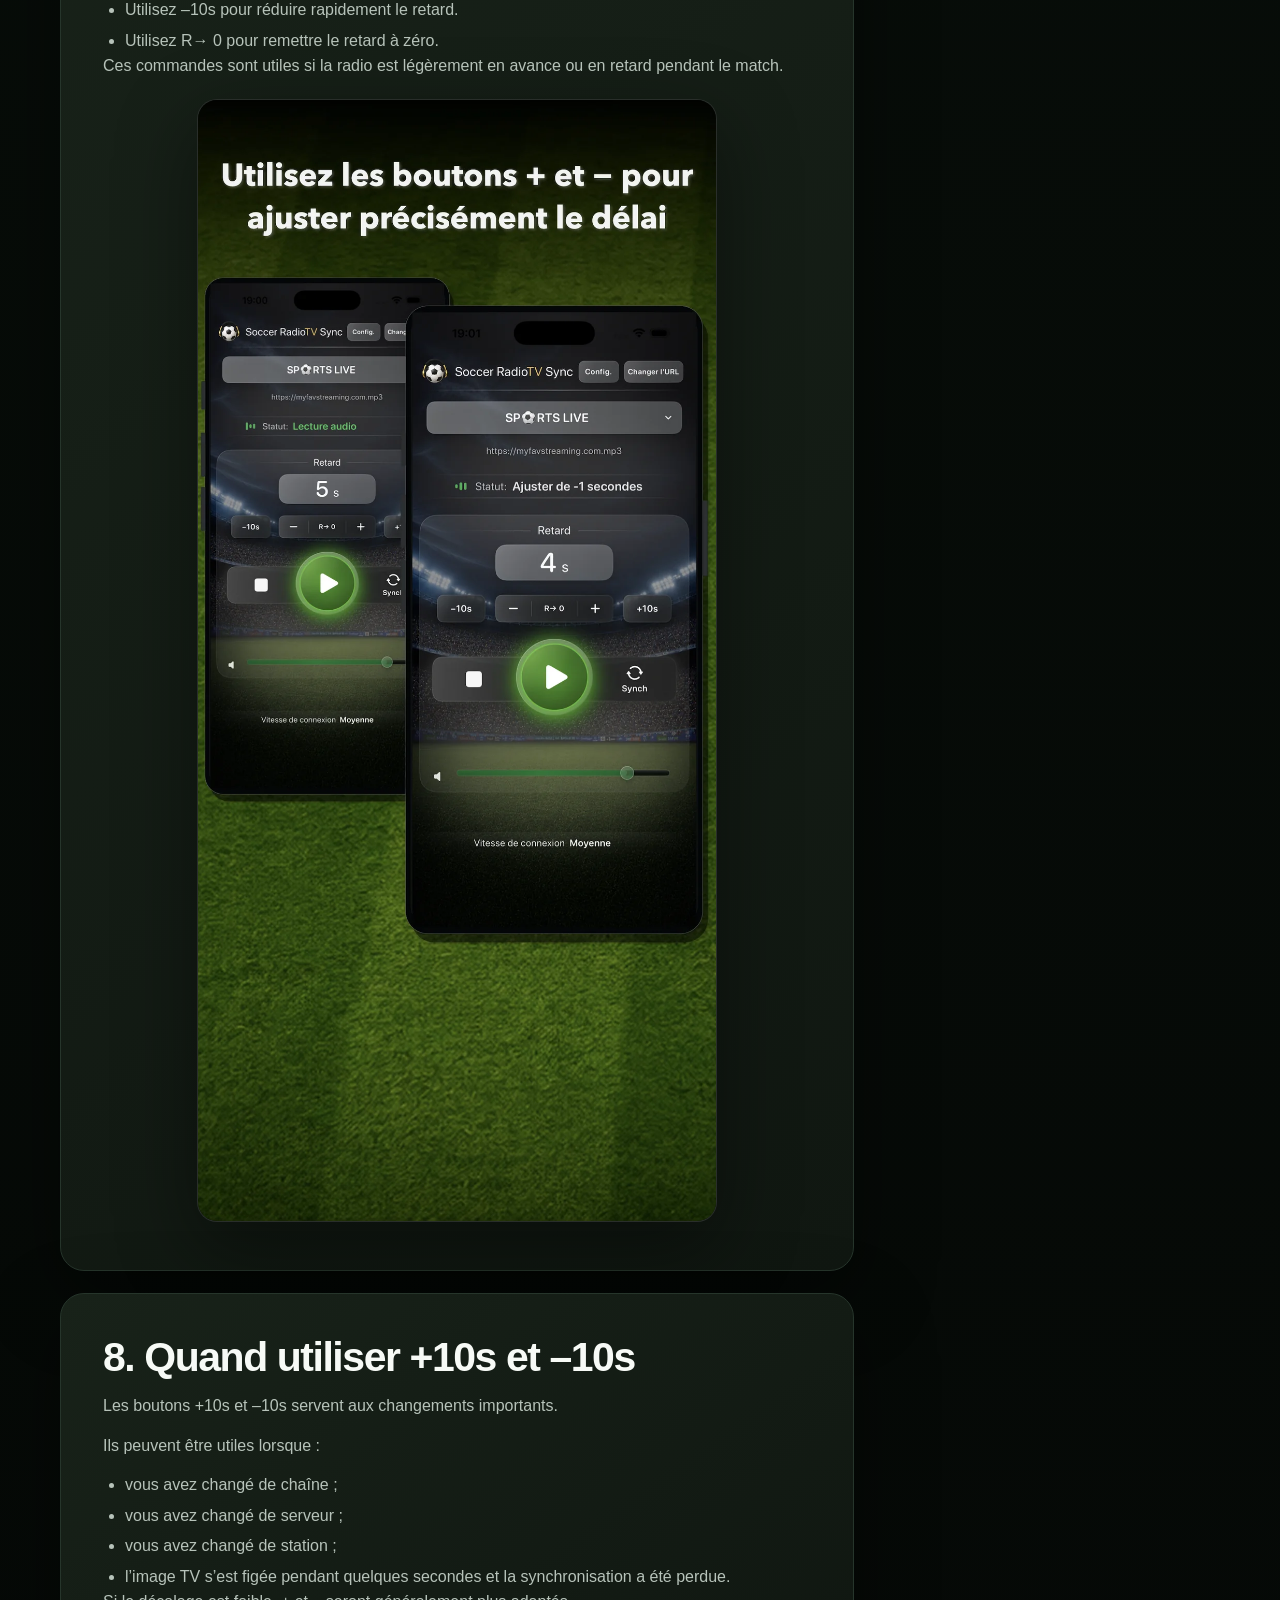
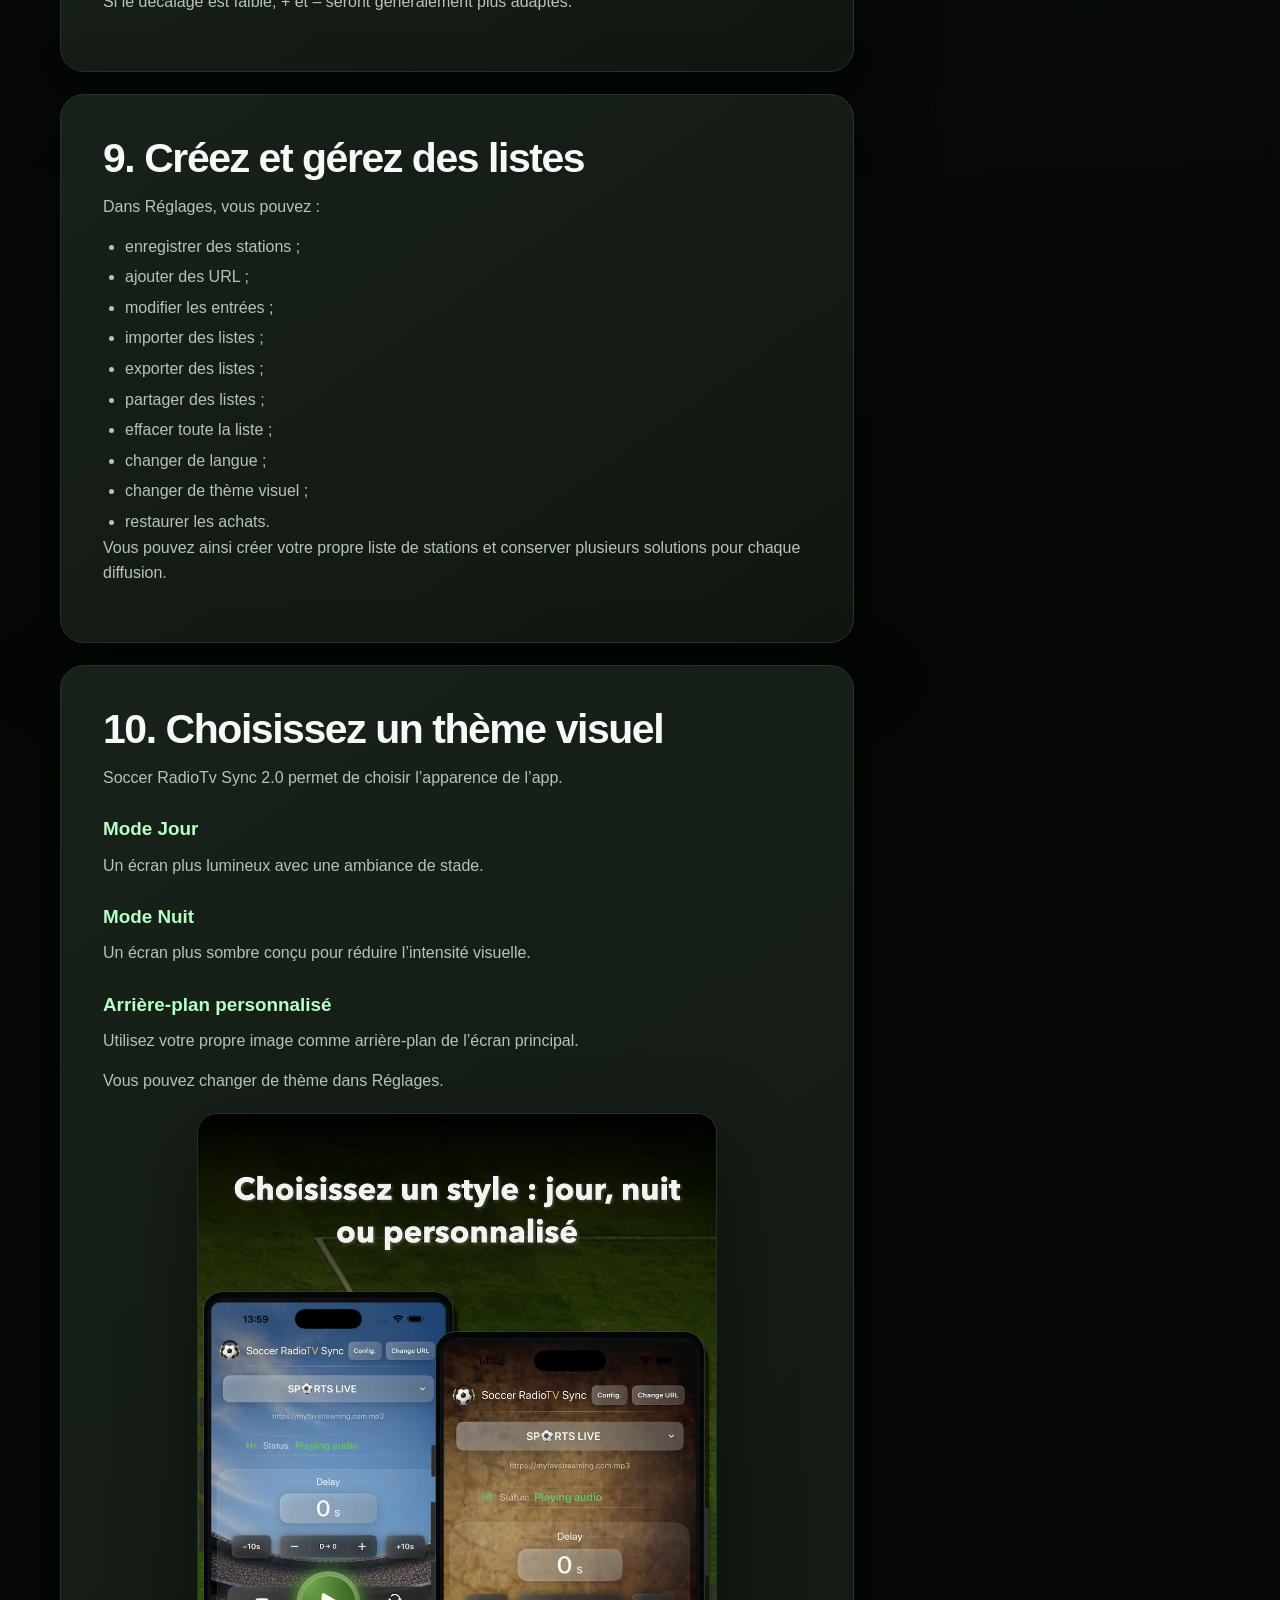
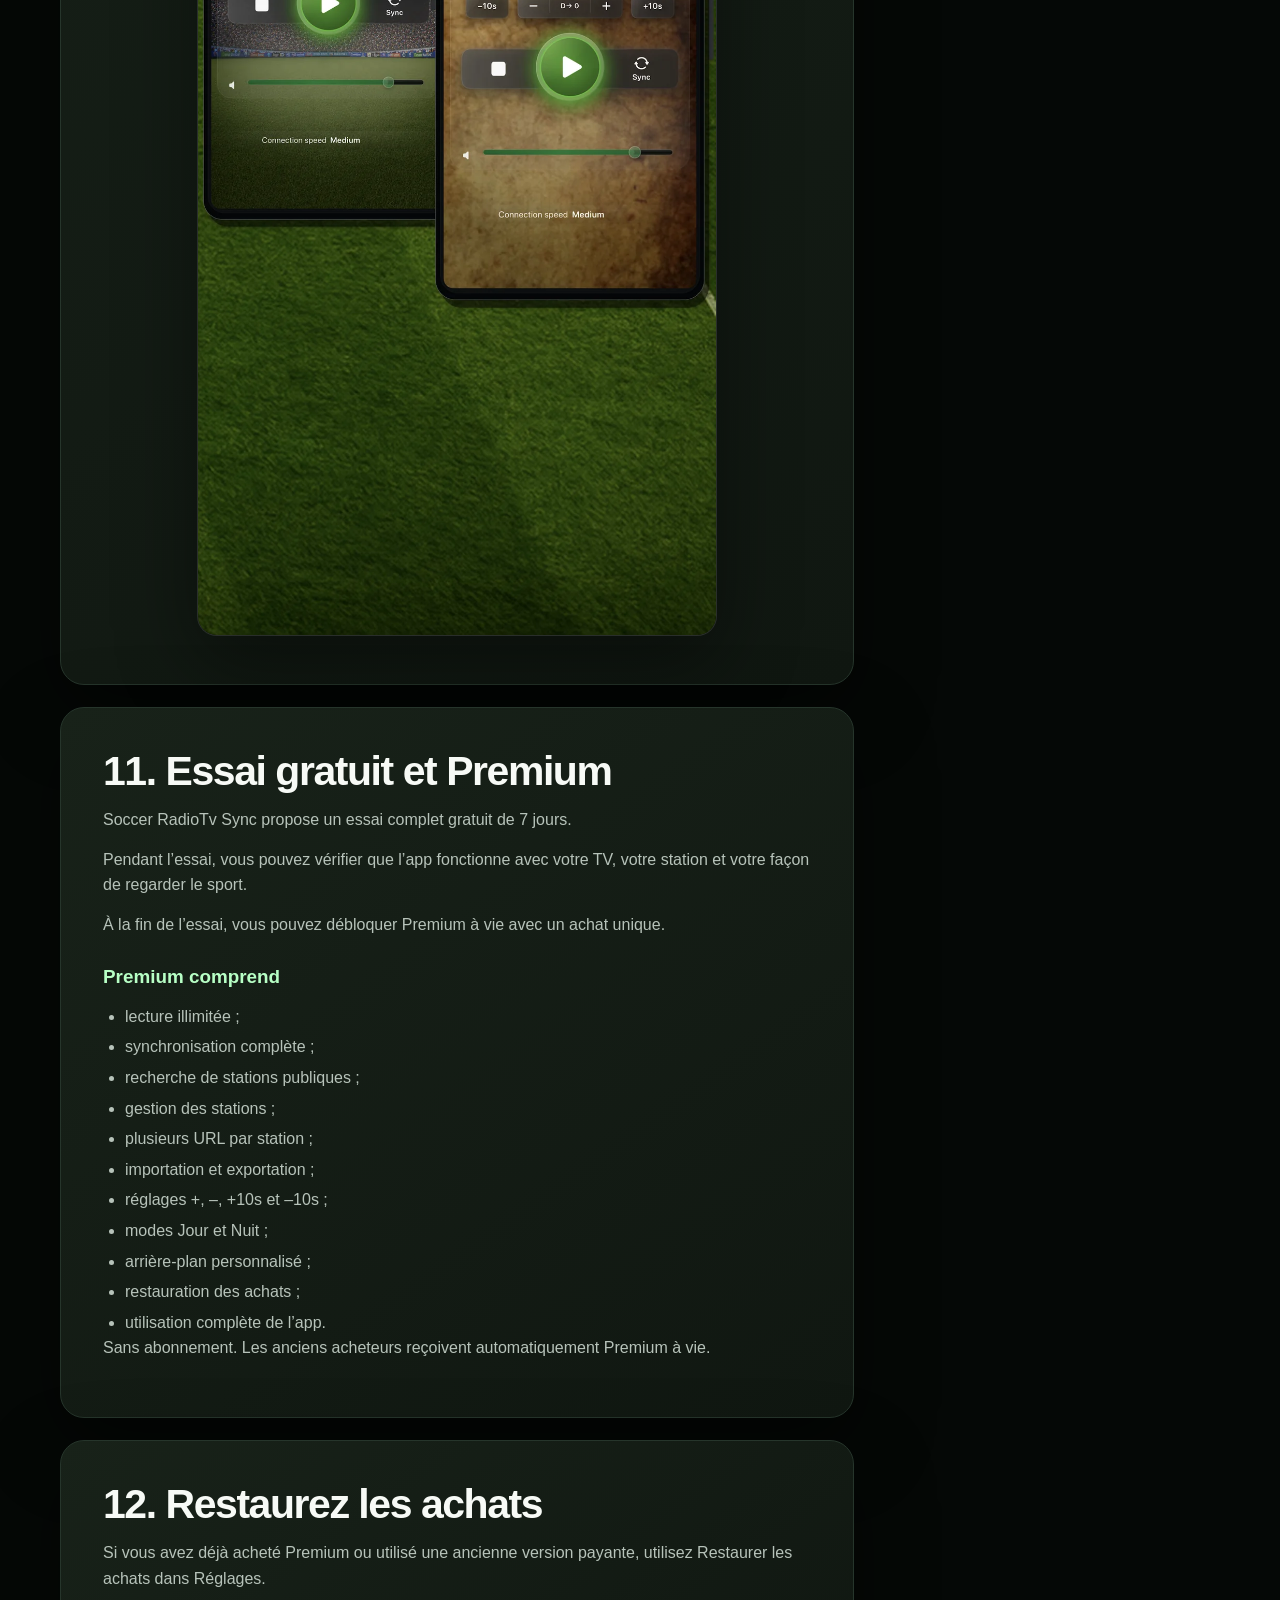
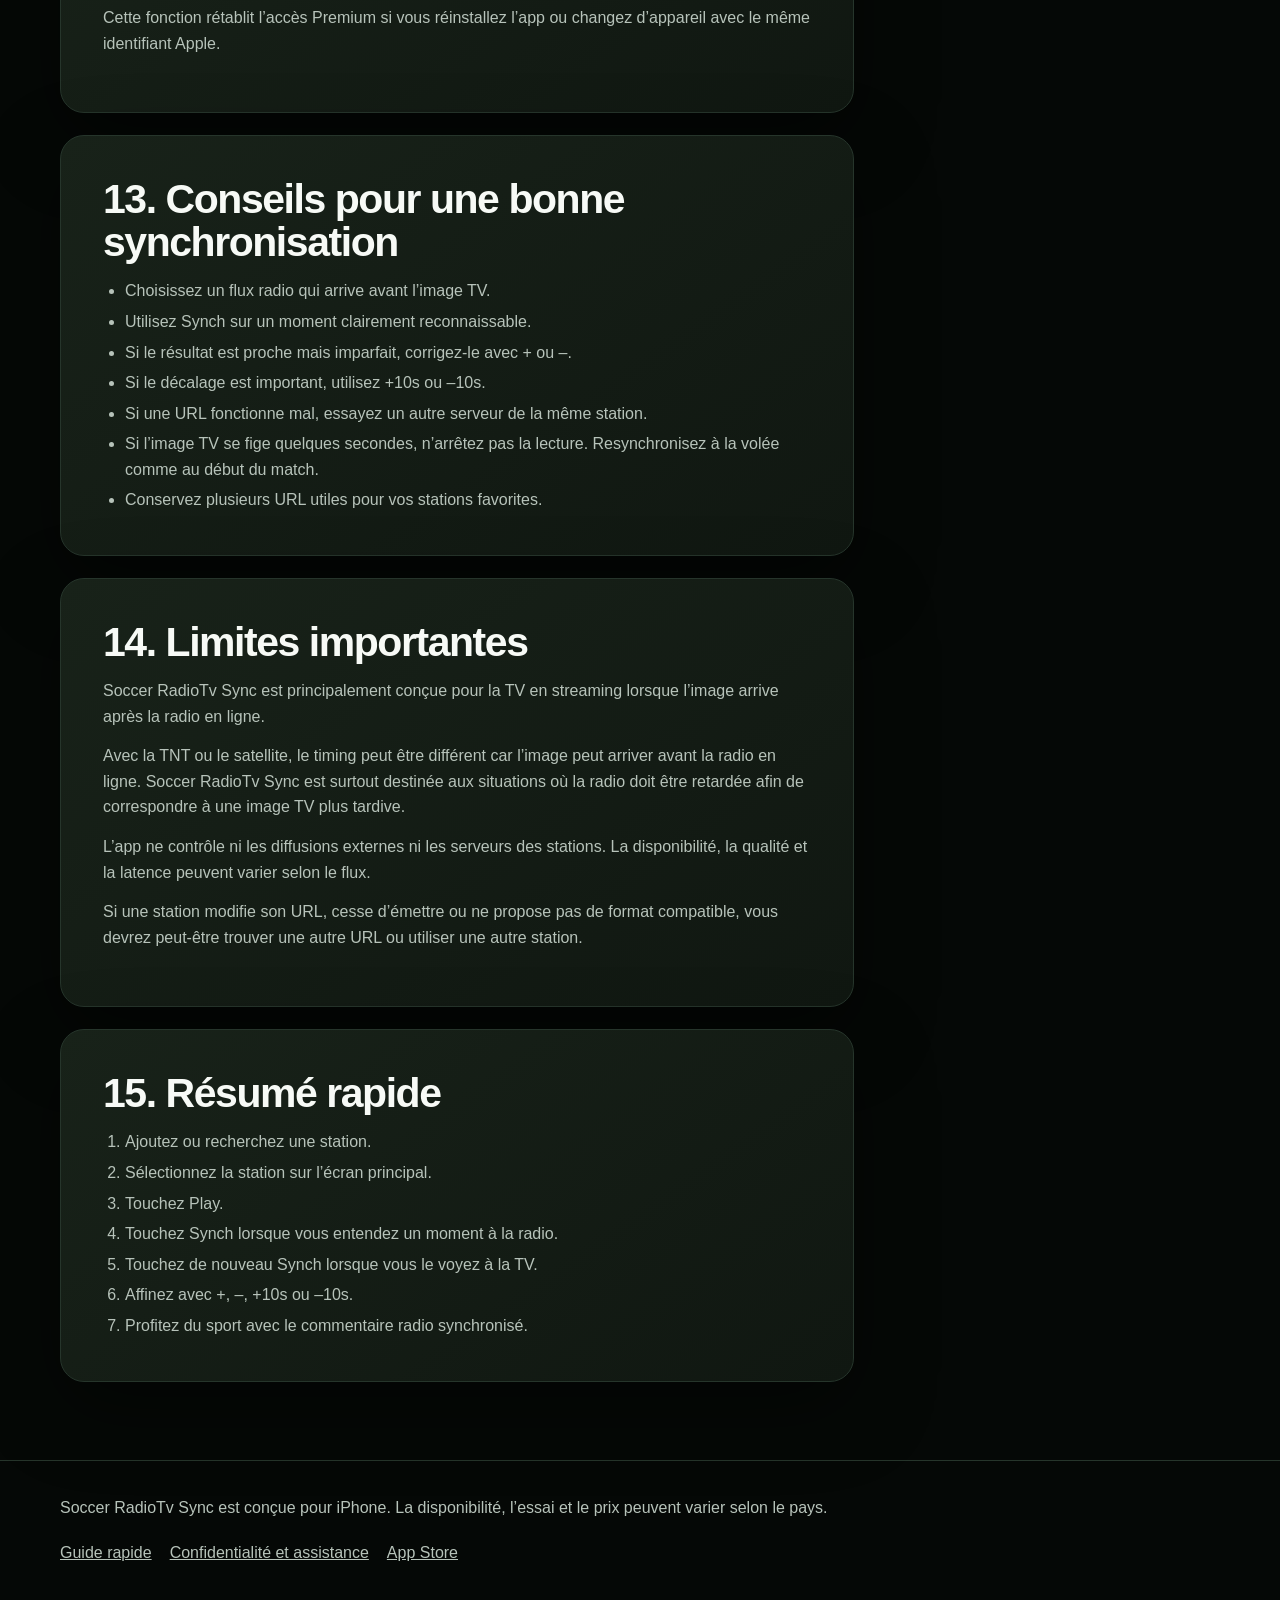
<file: fr/synchroniser-radio-avec-tv/index.html>
<!doctype html>
<html lang="fr">
<head>
<meta charset="utf-8">
<meta name="viewport" content="width=device-width,initial-scale=1">
<meta name="robots" content="index,follow,max-image-preview:large">
<title>Comment synchroniser la radio avec la TV | Guide Soccer RadioTv Sync</title>
<meta name="description" content="Guide rapide pour utiliser Soccer RadioTv Sync et écouter votre station préférée synchronisée avec l’image TV pendant le sport en streaming.">
<link rel="canonical" href="https://soccerrtvs.github.io/fr/synchroniser-radio-avec-tv/">
<link rel="alternate" hreflang="en" href="https://soccerrtvs.github.io/how-to-delay-radio-audio-to-match-tv/">
<link rel="alternate" hreflang="es" href="https://soccerrtvs.github.io/es/como-sincronizar-radio-con-tv/">
<link rel="alternate" hreflang="fr" href="https://soccerrtvs.github.io/fr/synchroniser-radio-avec-tv/">
<link rel="alternate" hreflang="de" href="https://soccerrtvs.github.io/de/radiokommentar-mit-tv-synchronisieren/">
<link rel="alternate" hreflang="it" href="https://soccerrtvs.github.io/it/come-sincronizzare-radio-con-tv/">
<link rel="alternate" hreflang="x-default" href="https://soccerrtvs.github.io/how-to-delay-radio-audio-to-match-tv/">
<link rel="icon" href="../../assets/favicon.png">
<link rel="apple-touch-icon" href="../../assets/apple-touch-icon.png">
<link rel="stylesheet" href="../../assets/styles.css">
<meta property="og:type" content="article">
<meta property="og:locale" content="fr_FR">
<meta property="og:title" content="Comment synchroniser la radio avec la TV | Guide Soccer RadioTv Sync">
<meta property="og:description" content="Guide rapide pour utiliser Soccer RadioTv Sync et écouter votre station préférée synchronisée avec l’image TV pendant le sport en streaming.">
<meta property="og:url" content="https://soccerrtvs.github.io/fr/synchroniser-radio-avec-tv/">
<meta property="og:image" content="https://soccerrtvs.github.io/assets/og/fr.jpg">
<meta property="og:image:width" content="1200">
<meta property="og:image:height" content="630">
<meta property="og:site_name" content="Soccer RadioTv Sync">
<meta name="twitter:card" content="summary_large_image">
<meta name="twitter:title" content="Comment synchroniser la radio avec la TV | Guide Soccer RadioTv Sync">
<meta name="twitter:description" content="Guide rapide pour utiliser Soccer RadioTv Sync et écouter votre station préférée synchronisée avec l’image TV pendant le sport en streaming.">
<meta name="twitter:image" content="https://soccerrtvs.github.io/assets/og/fr.jpg">
<meta name="theme-color" content="#071008">
</head>
<body>
<a class="skip" href="#main">Aller au contenu</a>
<header class="topbar"><div class="wrap topinner"><a class="brand" href="/fr/"><img src="../../assets/icon-512.webp" alt="" width="42" height="42"><span>Soccer RadioTv Sync</span></a><nav class="langs" aria-label="Langue"><a href="/how-to-delay-radio-audio-to-match-tv/" hreflang="en" lang="en">English</a><a href="/es/como-sincronizar-radio-con-tv/" hreflang="es" lang="es">Español</a><a href="/fr/synchroniser-radio-avec-tv/" hreflang="fr" lang="fr" aria-current="page">Français</a><a href="/de/radiokommentar-mit-tv-synchronisieren/" hreflang="de" lang="de">Deutsch</a><a href="/it/come-sincronizzare-radio-con-tv/" hreflang="it" lang="it">Italiano</a></nav></div></header>
<main id="main">
<section class="guide-hero"><div class="wrap"><div class="breadcrumb"><a href="/fr/">Soccer RadioTv Sync</a> / Dans ce guide</div><div class="eyebrow">Guide rapide</div><h1>Comment synchroniser la radio avec la TV grâce à Soccer RadioTv Sync</h1><p class="lead">Ce guide explique comment utiliser Soccer RadioTv Sync pour écouter votre station préférée synchronisée avec l’image de la télévision.</p><p class="lead">L’app est spécialement conçue pour le sport sur la TV en streaming, lorsque l’image arrive souvent après la radio en ligne.</p><div class="actions"><a class="btn" href="https://apps.apple.com/app/soccer-radiotv-sync/id6762045807" rel="noopener">Voir sur l’App Store</a><a class="btn secondary" href="/fr/">Retour au site</a></div></div></section>
<section><div class="wrap guide-grid"><article class="article"><div id="choose" class="article-card"><h2>1. Choisissez ou ajoutez une station</h2><p>Pour commencer, vous avez besoin d’un flux radio en ligne compatible.</p><ul><li>Recherchez des stations publiques avec l’outil intégré.</li><li>Ajoutez une URL manuellement.</li><li>Importez une liste de stations.</li></ul><p>Dans Réglages, vous pouvez gérer les stations enregistrées, modifier la liste, ajouter de nouvelles URL, importer, exporter ou effacer toute la liste.</p><img class="article-shot" src="../../assets/fr/appstore-4.webp" alt="Écran de réglages pour gérer les stations et URL enregistrées" loading="lazy" decoding="async" width="1000" height="2164"></div><div id="finder" class="article-card"><h2>2. Utilisez la recherche de stations publiques</h2><p>La version 2.0 inclut un outil de recherche de stations publiques basé sur Radio Browser.</p><ol><li>Ouvrez Réglages.</li><li>Touchez Recherche d’URL publiques.</li><li>Saisissez le nom de la station, un mot-clé ou le type de contenu recherché.</li><li>Choisissez un pays pour limiter les résultats si nécessaire.</li><li>Touchez Rechercher.</li><li>Consultez les résultats.</li><li>Touchez Ajouter pour enregistrer une station compatible dans votre liste.</li></ol><p>Vous pourrez ensuite la sélectionner depuis l’écran principal.</p><img class="article-shot" src="../../assets/fr/appstore-5.webp" alt="Recherche de stations publiques avec résultats et boutons Ajouter" loading="lazy" decoding="async" width="1000" height="2164"></div><div id="manual" class="article-card"><h2>3. Ajoutez une URL manuellement</h2><p>Si vous disposez de l’URL directe d’un flux compatible, vous pouvez l’ajouter manuellement.</p><ol><li>Ouvrez Réglages.</li><li>Touchez Ajouter une URL.</li><li>Saisissez le nom de la station.</li><li>Collez l’URL.</li><li>Touchez OK.</li></ol><p>La station sera enregistrée dans votre liste. Vous pouvez ainsi ajouter des flux compatibles de radios traditionnelles ou numériques, de commentateurs, de créateurs ou de services proposant de l’audio radio en ligne.</p></div><div id="select" class="article-card"><h2>4. Sélectionnez la station sur l’écran principal</h2><p>Sur l’écran principal, ouvrez le sélecteur de stations et choisissez celle que vous souhaitez écouter.</p><p>Si une station possède plusieurs URL ou serveurs, vous pouvez changer d’URL avec le bouton Changer d’URL.</p><p>Les serveurs d’une même station peuvent présenter des latences différentes. Si le son de la radio arrive après l’image TV, essayez une autre URL.</p><img class="article-shot" src="../../assets/fr/appstore-1.webp" alt="Écran principal avec sélecteur de station et bouton Changer d’URL" loading="lazy" decoding="async" width="1000" height="2164"></div><div id="play" class="article-card"><h2>5. Touchez Play</h2><p>Touchez Play pour lancer la lecture.</p><p>Dans la version 2.0, la lecture démarre plus tôt après avoir touché Play, ce qui rend l’app plus rapide et plus directe.</p><p>Lorsque l’app est en lecture, l’état Lecture audio s’affiche.</p></div><div id="sync" class="article-card"><h2>6. Synchronisez en deux étapes</h2><p>Le bouton Synch peut calculer automatiquement le retard nécessaire.</p><h3>Étape 1</h3><p>Lorsque vous entendez un moment reconnaissable à la radio, touchez Synch. Par exemple : un tir, une faute, un corner, une action claire ou un commentaire facile à identifier.</p><p>L’app passe à l’état En attente de la TV.</p><h3>Étape 2</h3><p>Lorsque vous voyez ce même moment à la télévision, touchez de nouveau Synch.</p><p>L’app calcule le temps écoulé et applique le retard correspondant à la radio. À partir de cet instant, le commentaire devrait correspondre à l’image.</p><img class="article-shot" src="../../assets/fr/appstore-2.webp" alt="Processus de synchronisation en deux étapes affiché sur deux iPhone" loading="lazy" decoding="async" width="1000" height="2164"></div><div id="adjust" class="article-card"><h2>7. Réglez le retard manuellement</h2><p>Après la synchronisation, vous pouvez affiner le résultat avec les commandes manuelles.</p><ul><li>Utilisez + pour augmenter légèrement le retard.</li><li>Utilisez – pour réduire légèrement le retard.</li><li>Utilisez +10s pour augmenter rapidement le retard.</li><li>Utilisez –10s pour réduire rapidement le retard.</li><li>Utilisez R→ 0 pour remettre le retard à zéro.</li></ul><p>Ces commandes sont utiles si la radio est légèrement en avance ou en retard pendant le match.</p><img class="article-shot" src="../../assets/fr/appstore-3.webp" alt="Commandes de réglage du retard avec plus, moins, +10s et -10s" loading="lazy" decoding="async" width="1000" height="2164"></div><div id="ten" class="article-card"><h2>8. Quand utiliser +10s et –10s</h2><p>Les boutons +10s et –10s servent aux changements importants.</p><p>Ils peuvent être utiles lorsque :</p><ul><li>vous avez changé de chaîne ;</li><li>vous avez changé de serveur ;</li><li>vous avez changé de station ;</li><li>l’image TV s’est figée pendant quelques secondes et la synchronisation a été perdue.</li></ul><p>Si le décalage est faible, + et – seront généralement plus adaptés.</p></div><div id="lists" class="article-card"><h2>9. Créez et gérez des listes</h2><p>Dans Réglages, vous pouvez :</p><ul><li>enregistrer des stations ;</li><li>ajouter des URL ;</li><li>modifier les entrées ;</li><li>importer des listes ;</li><li>exporter des listes ;</li><li>partager des listes ;</li><li>effacer toute la liste ;</li><li>changer de langue ;</li><li>changer de thème visuel ;</li><li>restaurer les achats.</li></ul><p>Vous pouvez ainsi créer votre propre liste de stations et conserver plusieurs solutions pour chaque diffusion.</p></div><div id="theme" class="article-card"><h2>10. Choisissez un thème visuel</h2><p>Soccer RadioTv Sync 2.0 permet de choisir l’apparence de l’app.</p><h3>Mode Jour</h3><p>Un écran plus lumineux avec une ambiance de stade.</p><h3>Mode Nuit</h3><p>Un écran plus sombre conçu pour réduire l’intensité visuelle.</p><h3>Arrière-plan personnalisé</h3><p>Utilisez votre propre image comme arrière-plan de l’écran principal.</p><p>Vous pouvez changer de thème dans Réglages.</p><img class="article-shot" src="../../assets/fr/appstore-6.webp" alt="Modes Jour et arrière-plan personnalisé" loading="lazy" decoding="async" width="1000" height="2164"></div><div id="premium" class="article-card"><h2>11. Essai gratuit et Premium</h2><p>Soccer RadioTv Sync propose un essai complet gratuit de 7 jours.</p><p>Pendant l’essai, vous pouvez vérifier que l’app fonctionne avec votre TV, votre station et votre façon de regarder le sport.</p><p>À la fin de l’essai, vous pouvez débloquer Premium à vie avec un achat unique.</p><h3>Premium comprend</h3><ul><li>lecture illimitée ;</li><li>synchronisation complète ;</li><li>recherche de stations publiques ;</li><li>gestion des stations ;</li><li>plusieurs URL par station ;</li><li>importation et exportation ;</li><li>réglages +, –, +10s et –10s ;</li><li>modes Jour et Nuit ;</li><li>arrière-plan personnalisé ;</li><li>restauration des achats ;</li><li>utilisation complète de l’app.</li></ul><p>Sans abonnement. Les anciens acheteurs reçoivent automatiquement Premium à vie.</p></div><div id="restore" class="article-card"><h2>12. Restaurez les achats</h2><p>Si vous avez déjà acheté Premium ou utilisé une ancienne version payante, utilisez Restaurer les achats dans Réglages.</p><p>Cette fonction rétablit l’accès Premium si vous réinstallez l’app ou changez d’appareil avec le même identifiant Apple.</p></div><div id="tips" class="article-card"><h2>13. Conseils pour une bonne synchronisation</h2><ul><li>Choisissez un flux radio qui arrive avant l’image TV.</li><li>Utilisez Synch sur un moment clairement reconnaissable.</li><li>Si le résultat est proche mais imparfait, corrigez-le avec + ou –.</li><li>Si le décalage est important, utilisez +10s ou –10s.</li><li>Si une URL fonctionne mal, essayez un autre serveur de la même station.</li><li>Si l’image TV se fige quelques secondes, n’arrêtez pas la lecture. Resynchronisez à la volée comme au début du match.</li><li>Conservez plusieurs URL utiles pour vos stations favorites.</li></ul></div><div id="limits" class="article-card"><h2>14. Limites importantes</h2><p>Soccer RadioTv Sync est principalement conçue pour la TV en streaming lorsque l’image arrive après la radio en ligne.</p><p>Avec la TNT ou le satellite, le timing peut être différent car l’image peut arriver avant la radio en ligne. Soccer RadioTv Sync est surtout destinée aux situations où la radio doit être retardée afin de correspondre à une image TV plus tardive.</p><p>L’app ne contrôle ni les diffusions externes ni les serveurs des stations. La disponibilité, la qualité et la latence peuvent varier selon le flux.</p><p>Si une station modifie son URL, cesse d’émettre ou ne propose pas de format compatible, vous devrez peut-être trouver une autre URL ou utiliser une autre station.</p></div><div id="summary" class="article-card guide-callout"><h2>15. Résumé rapide</h2><ol><li>Ajoutez ou recherchez une station.</li><li>Sélectionnez la station sur l’écran principal.</li><li>Touchez Play.</li><li>Touchez Synch lorsque vous entendez un moment à la radio.</li><li>Touchez de nouveau Synch lorsque vous le voyez à la TV.</li><li>Affinez avec +, –, +10s ou –10s.</li><li>Profitez du sport avec le commentaire radio synchronisé.</li></ol></div></article><aside class="toc"><h2>Dans ce guide</h2><ol><li><a href="#choose">Choisir ou ajouter une station</a></li><li><a href="#finder">Recherche de stations publiques</a></li><li><a href="#manual">Ajouter une URL manuellement</a></li><li><a href="#select">Sélectionner une station</a></li><li><a href="#play">Toucher Play</a></li><li><a href="#sync">Synchroniser en deux étapes</a></li><li><a href="#adjust">Réglage manuel</a></li><li><a href="#ten">+10s et –10s</a></li><li><a href="#lists">Gérer les listes</a></li><li><a href="#theme">Thèmes visuels</a></li><li><a href="#premium">Essai et Premium</a></li><li><a href="#restore">Restaurer les achats</a></li><li><a href="#tips">Conseils</a></li><li><a href="#limits">Limites</a></li><li><a href="#summary">Résumé rapide</a></li></ol></aside></div></section>
</main>
<footer><div class="wrap foot"><div>Soccer RadioTv Sync est conçue pour iPhone. La disponibilité, l’essai et le prix peuvent varier selon le pays.</div><div class="footlinks"><a href="/fr/synchroniser-radio-avec-tv/">Guide rapide</a><a href="https://soccerrtvs.github.io/SoccerRadioTvSync/">Confidentialité et assistance</a><a href="https://apps.apple.com/app/soccer-radiotv-sync/id6762045807">App Store</a></div></div></footer>
</body></html>
</file>
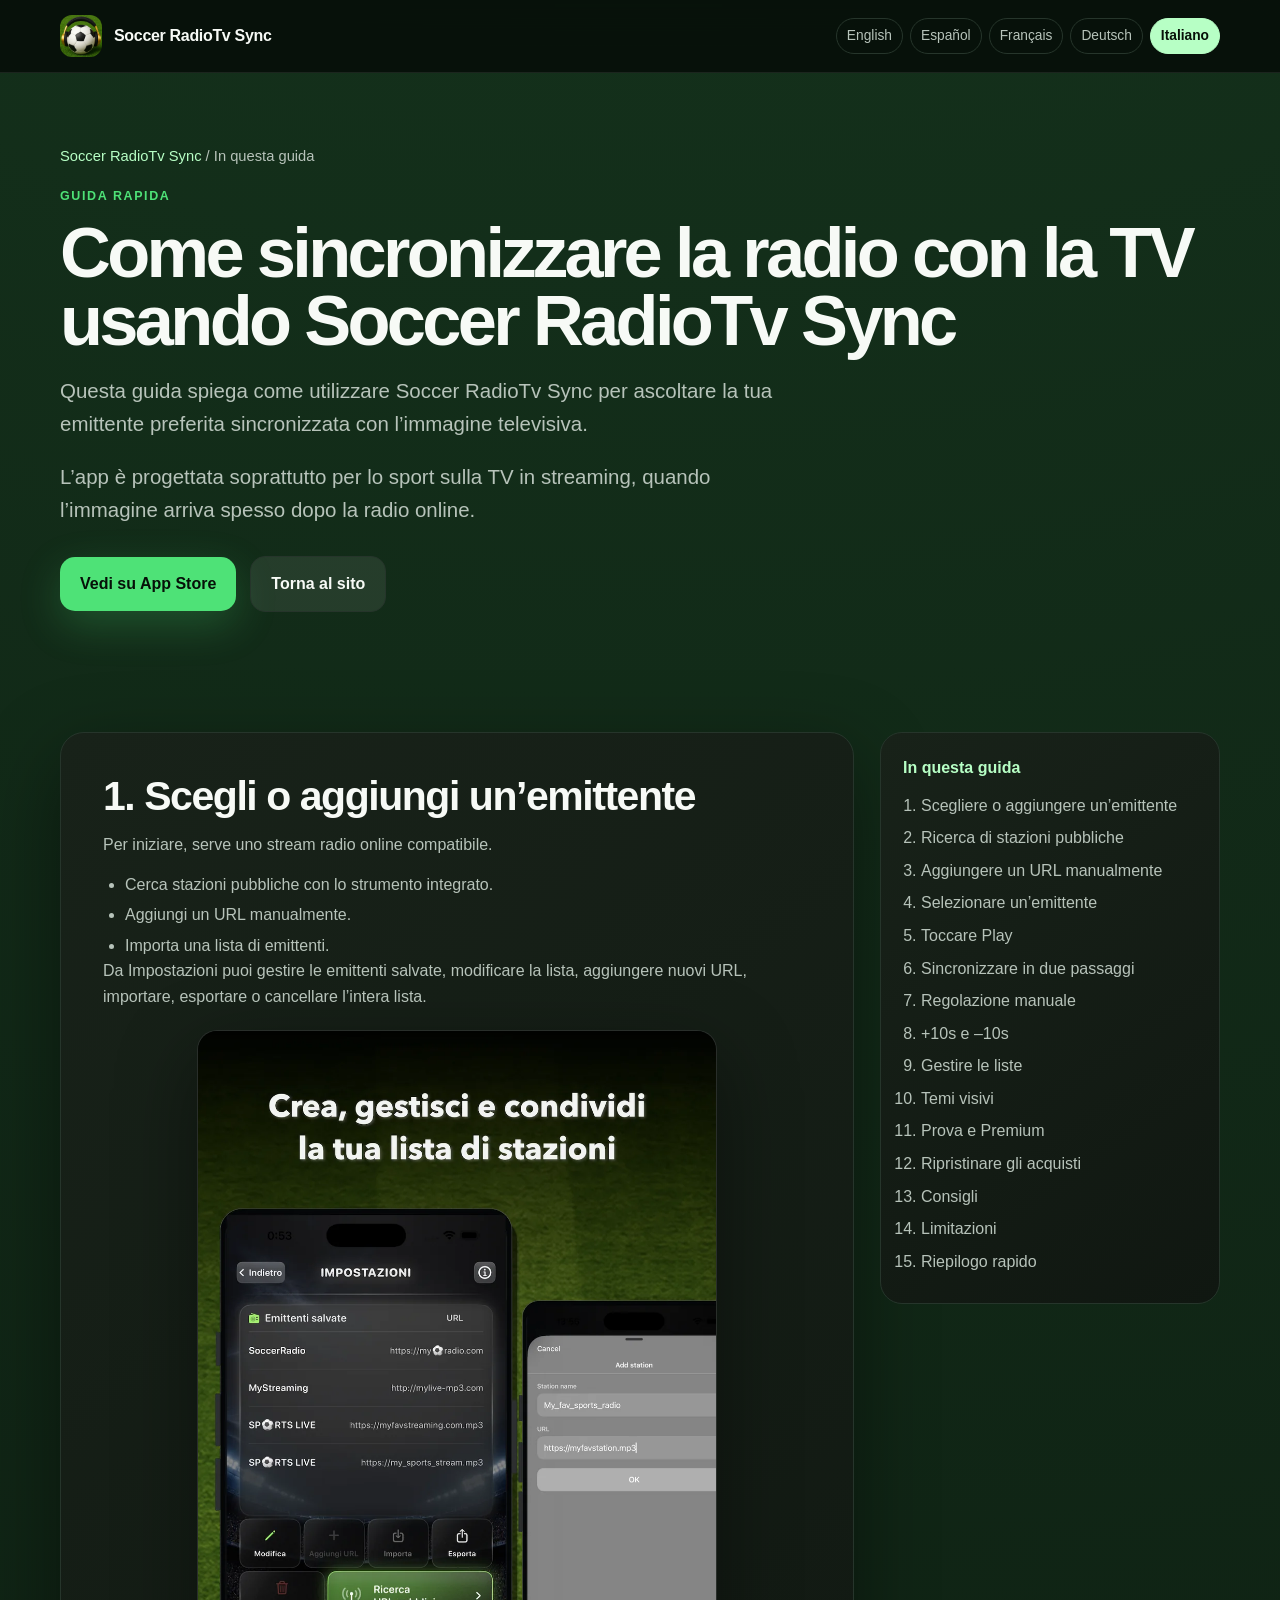
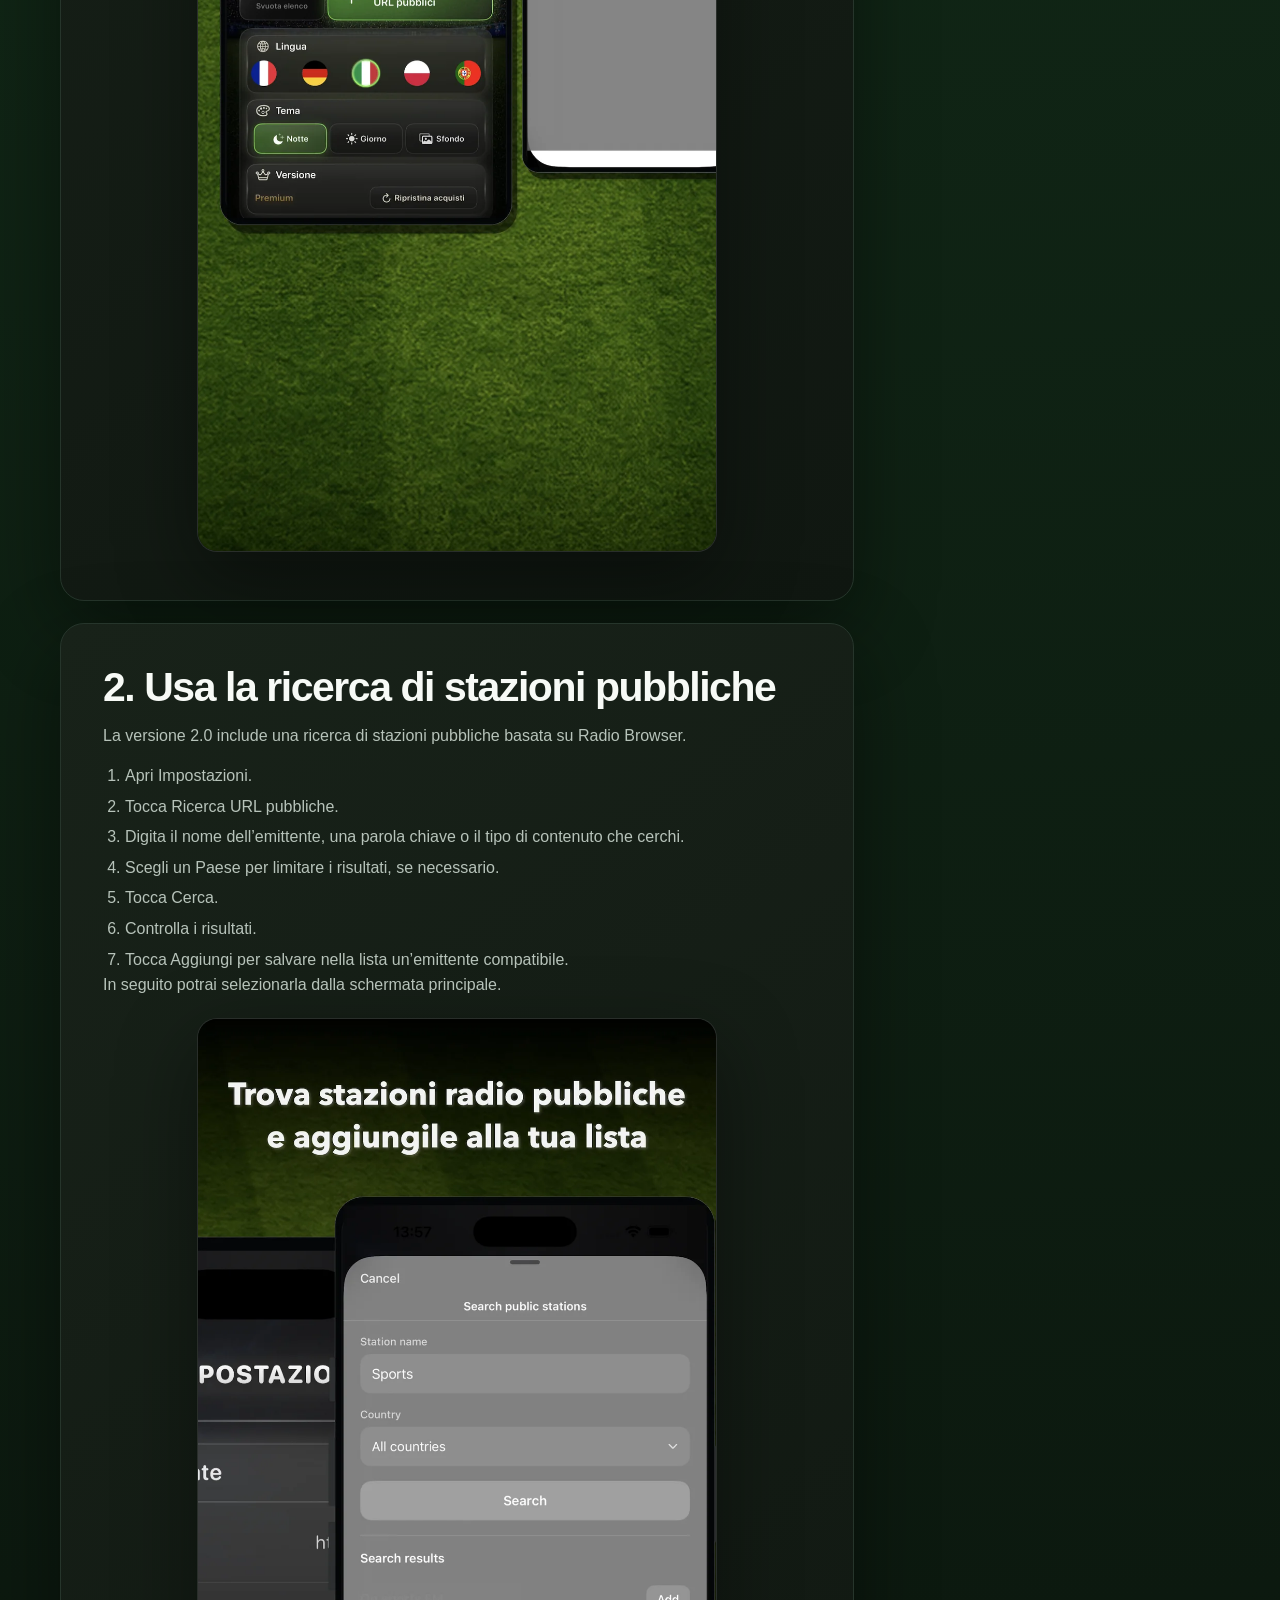
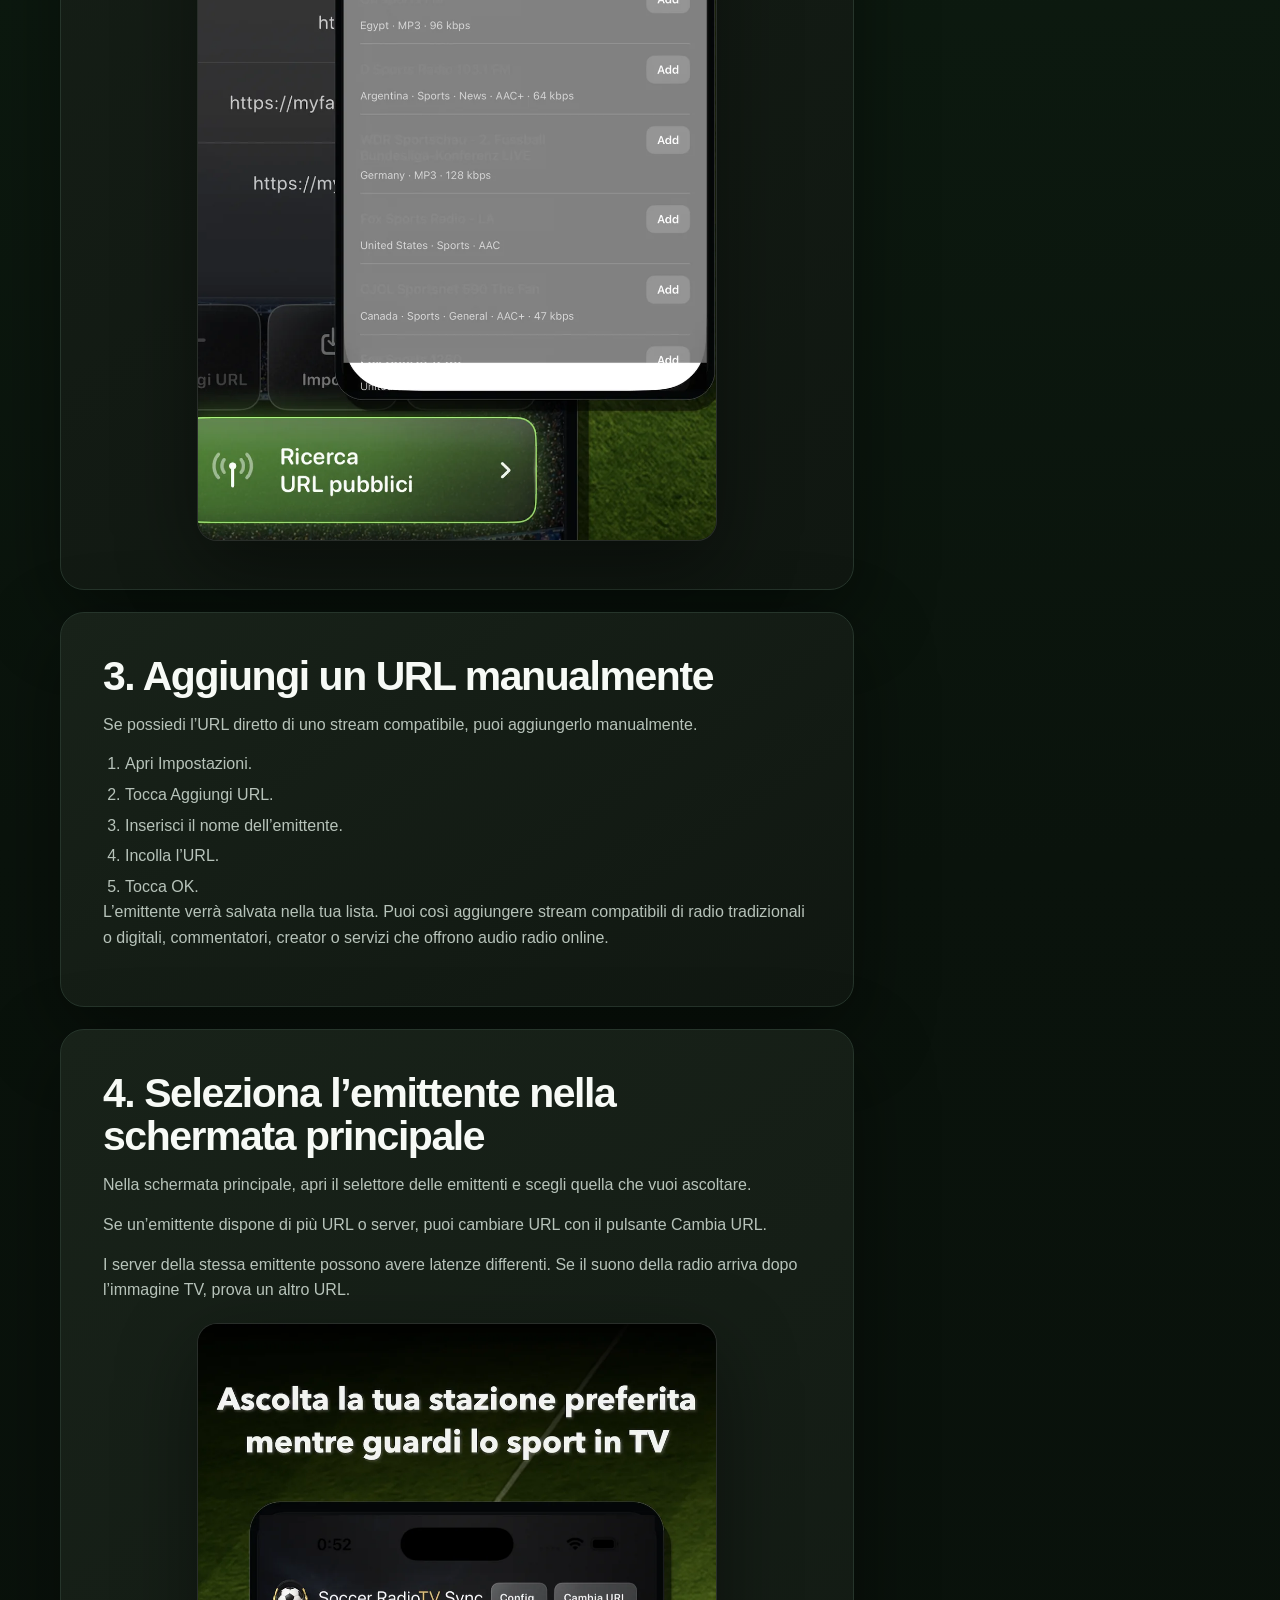
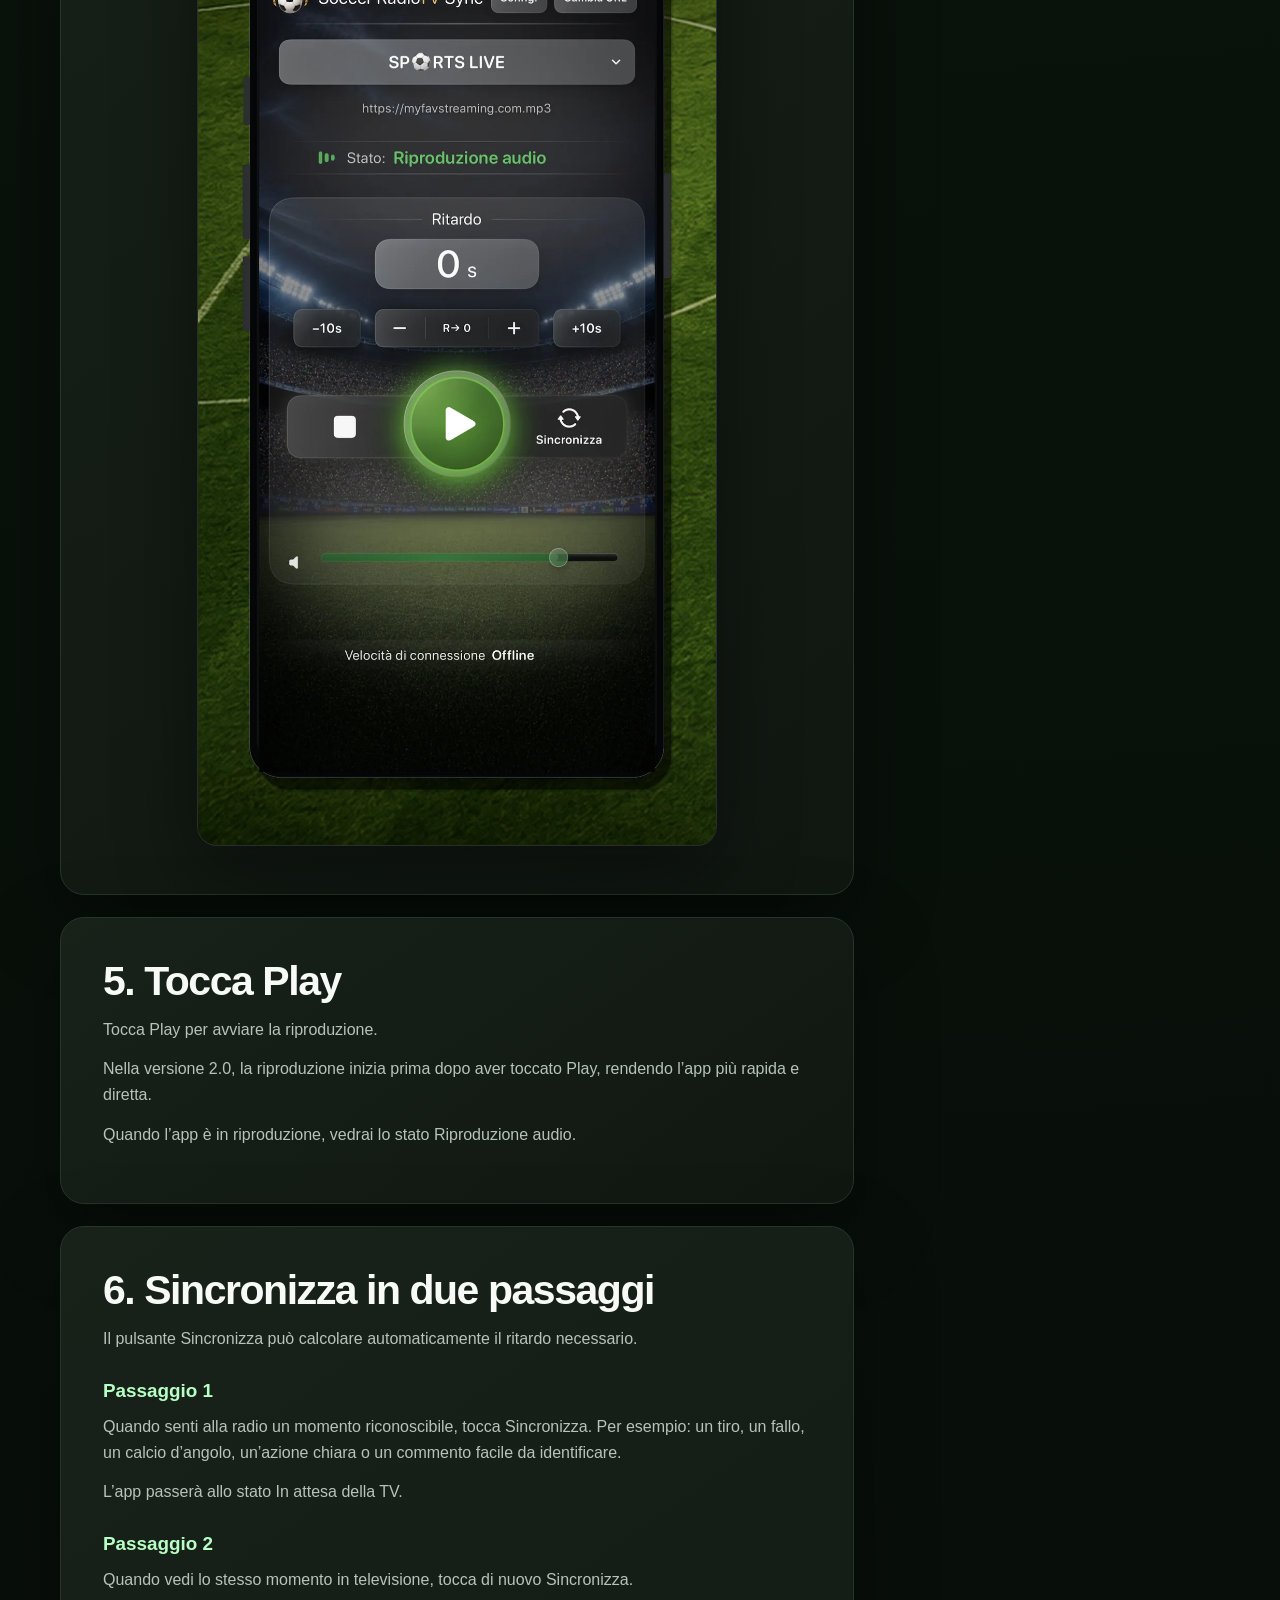
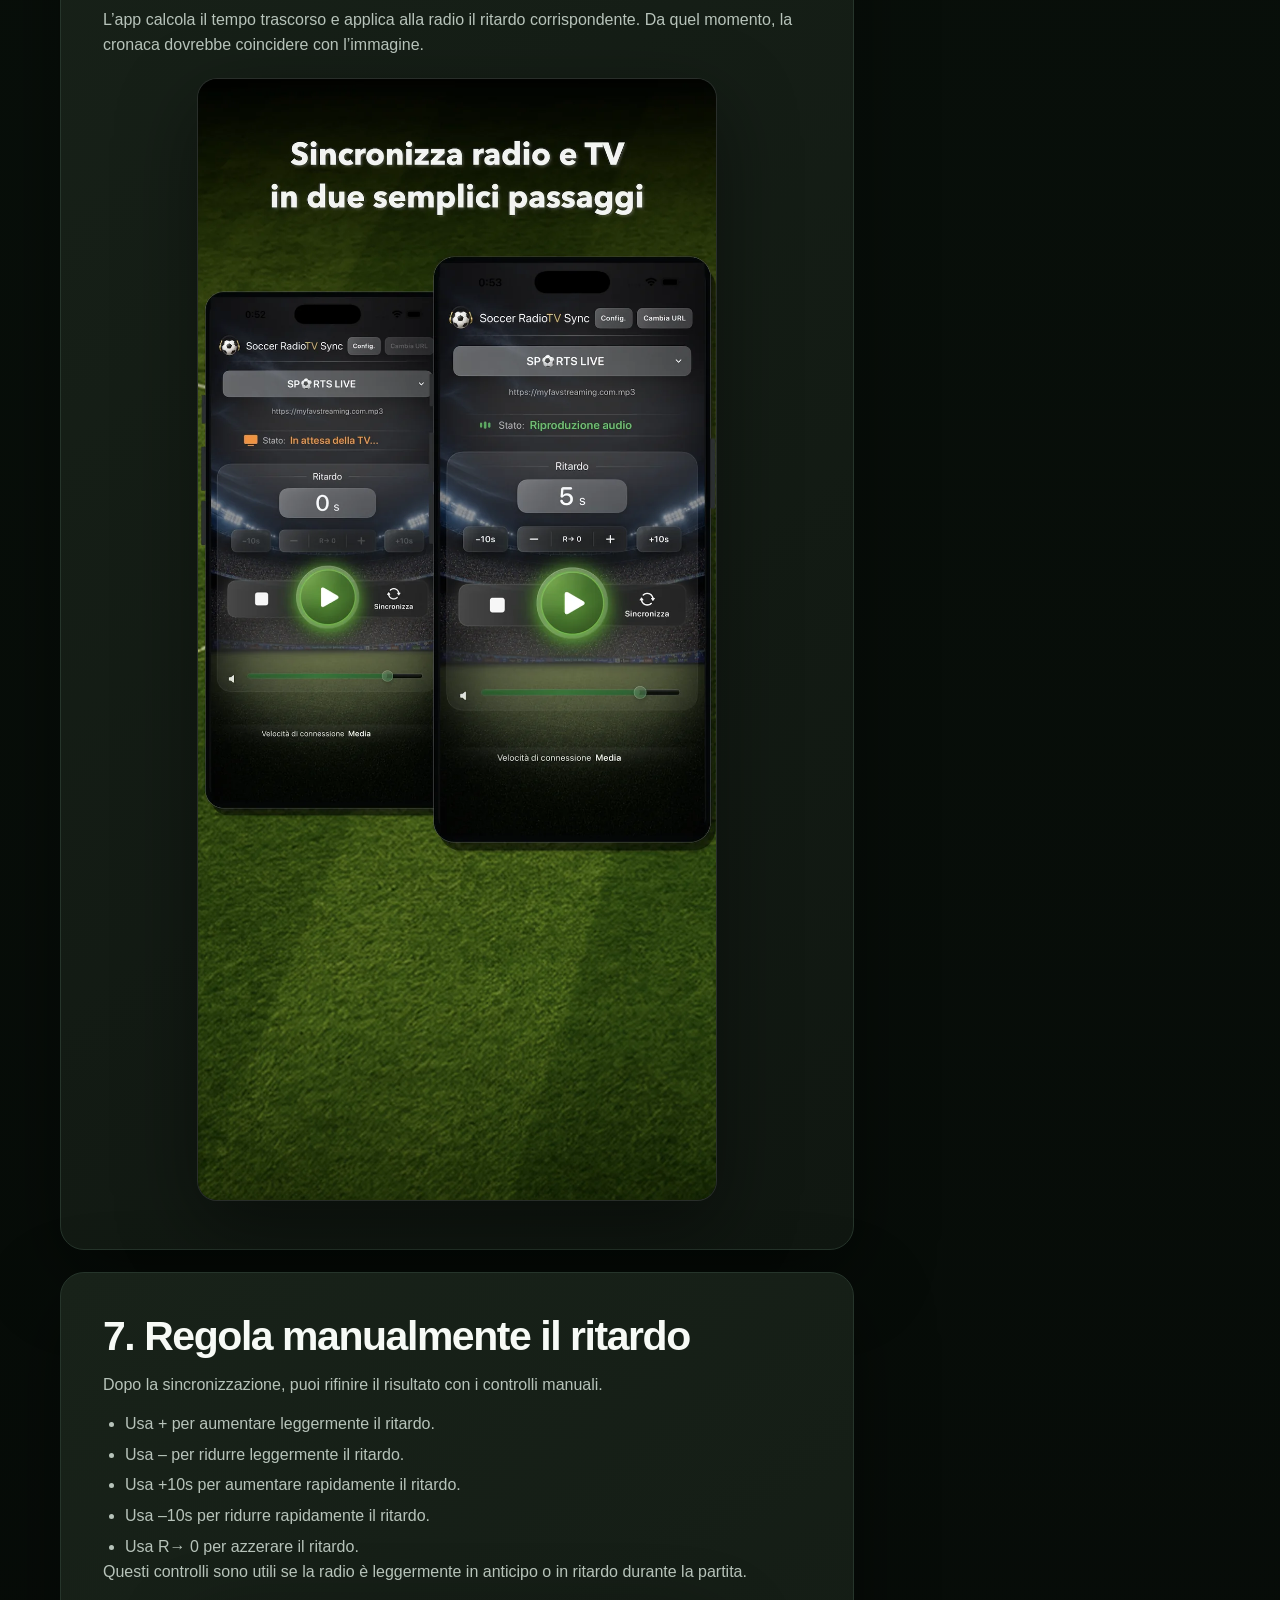
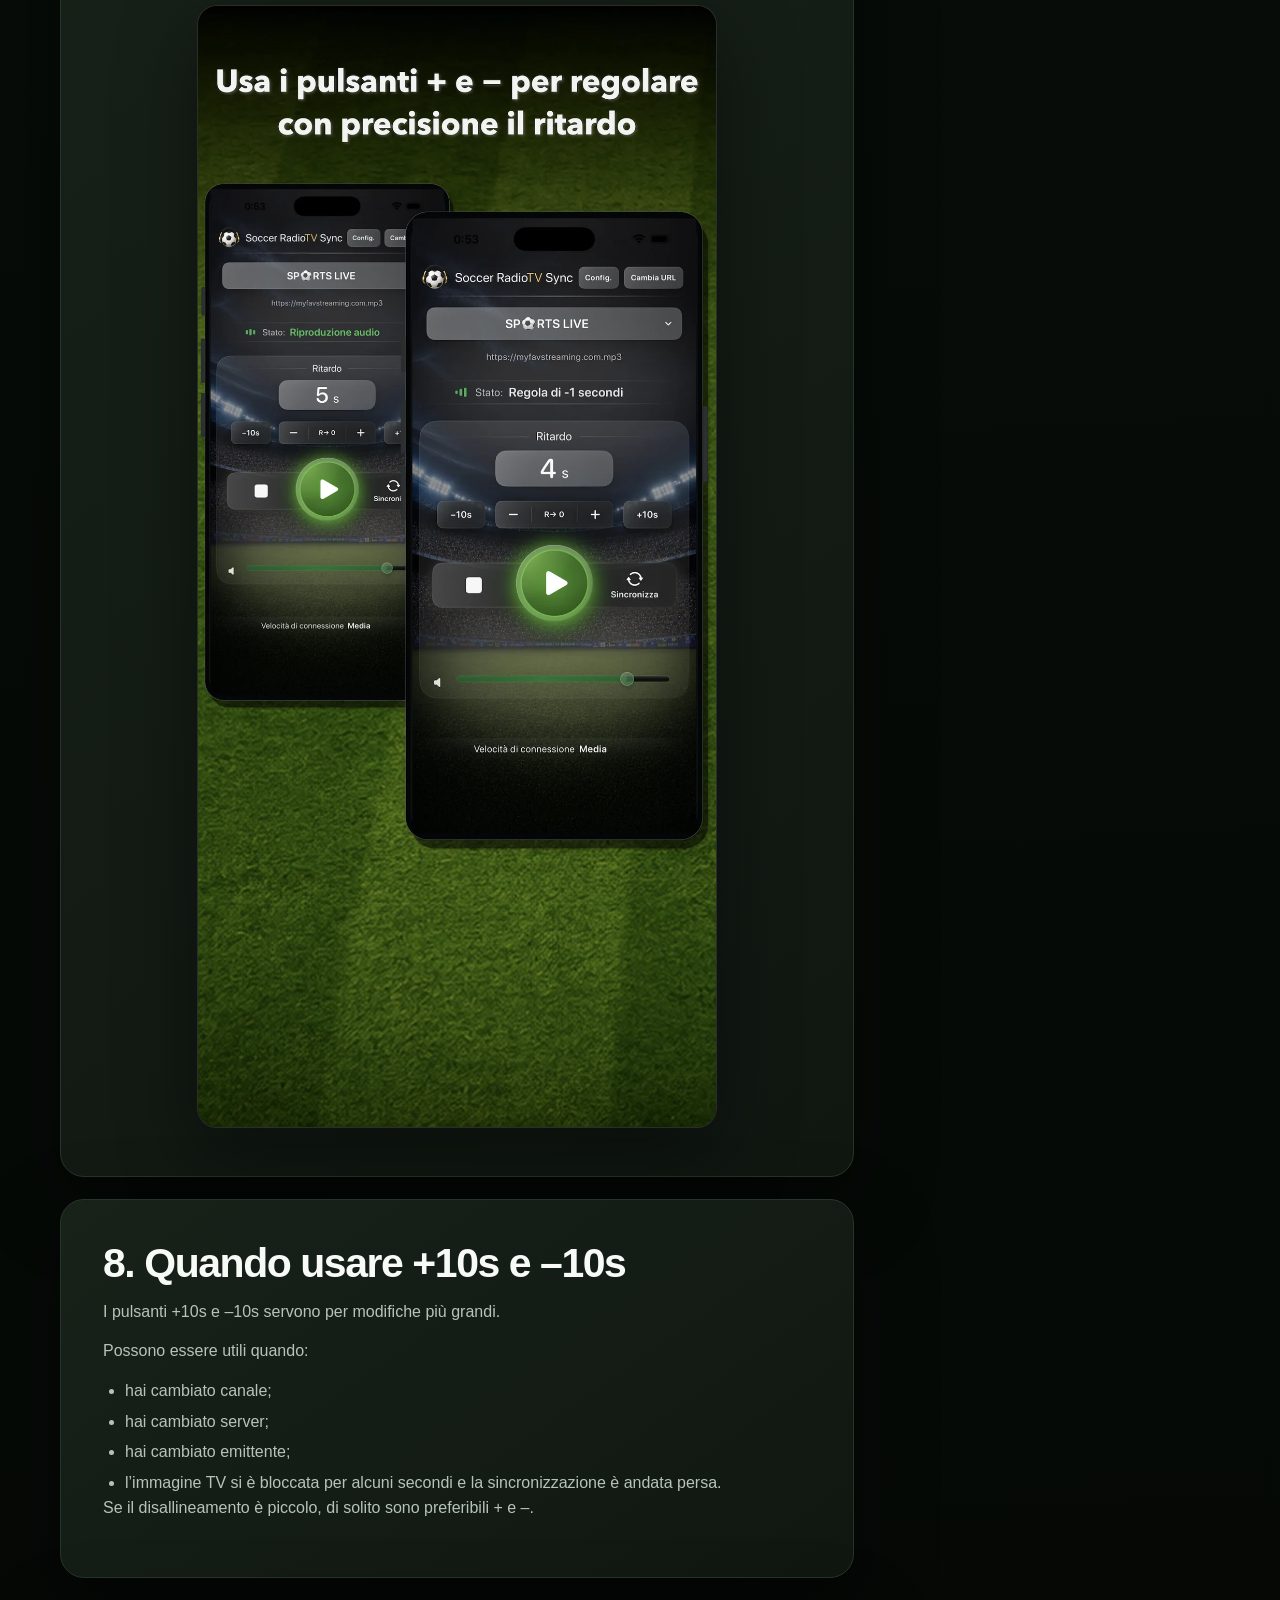
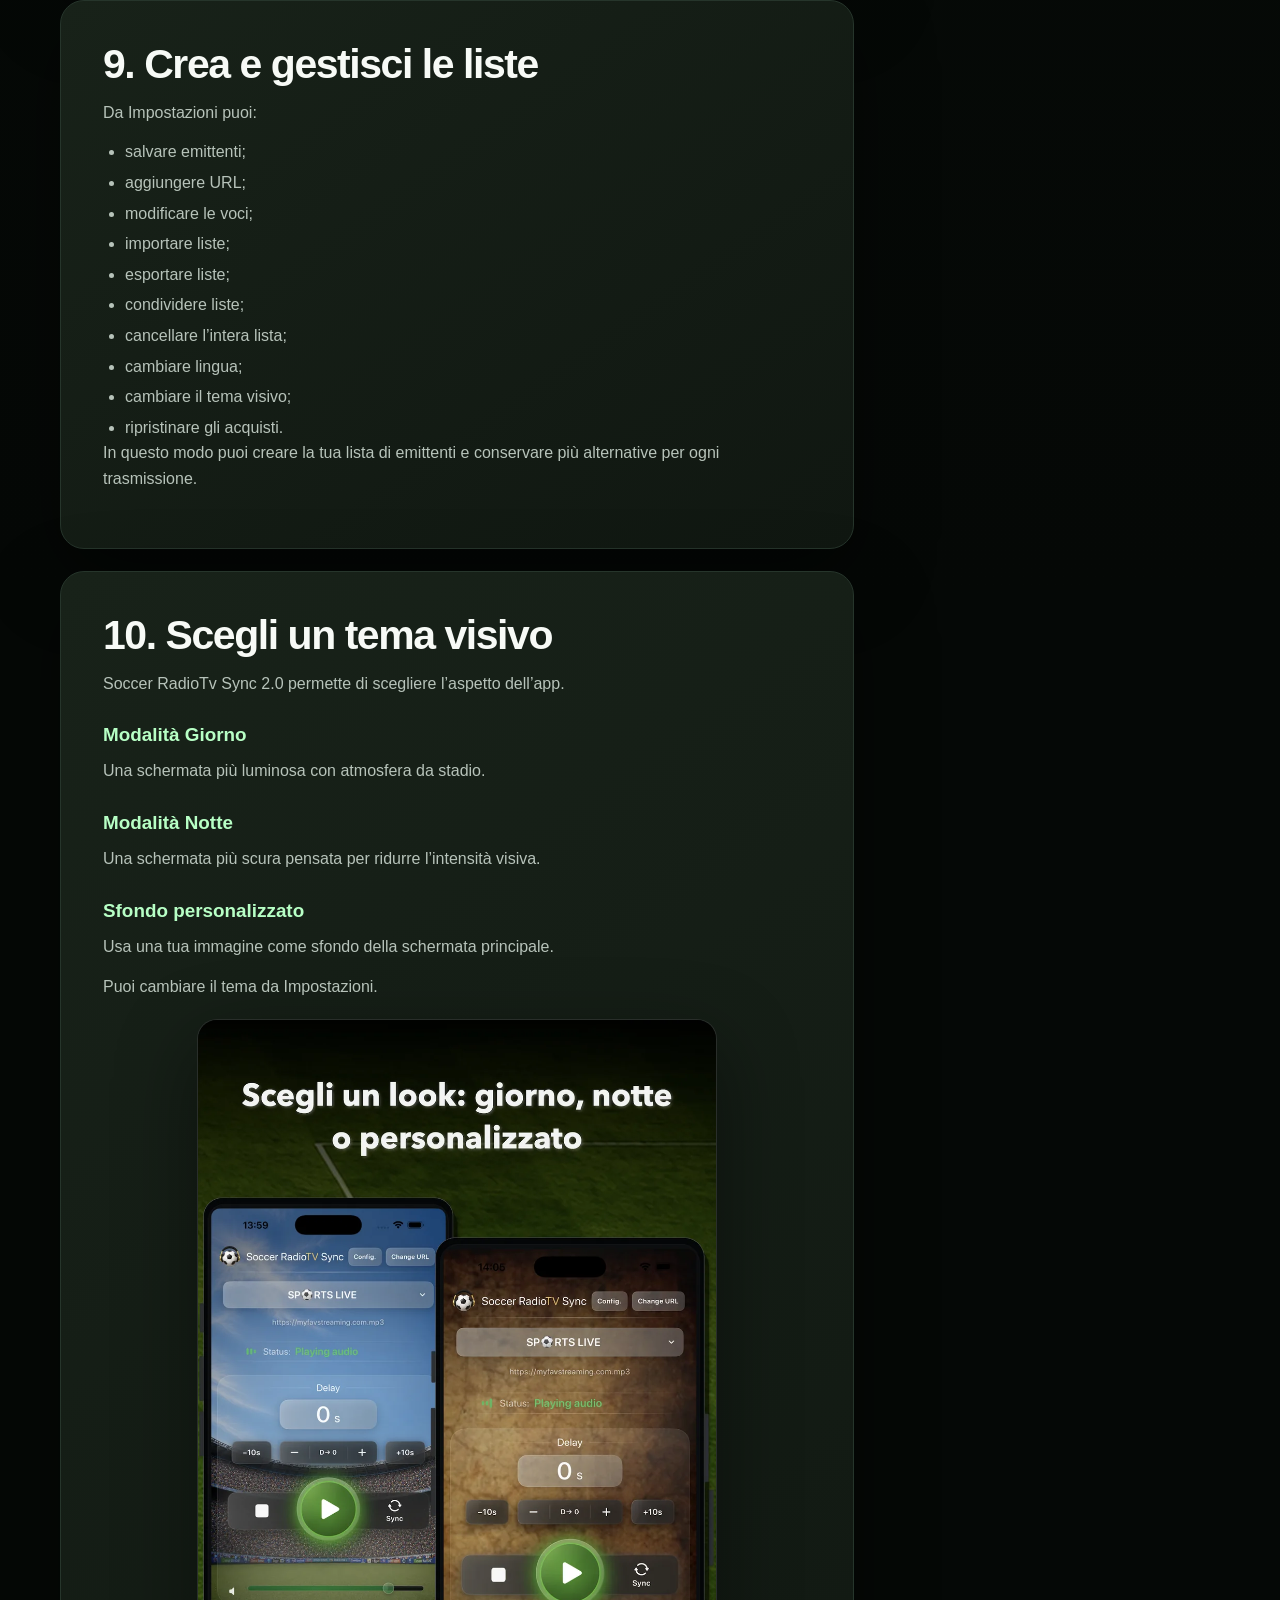
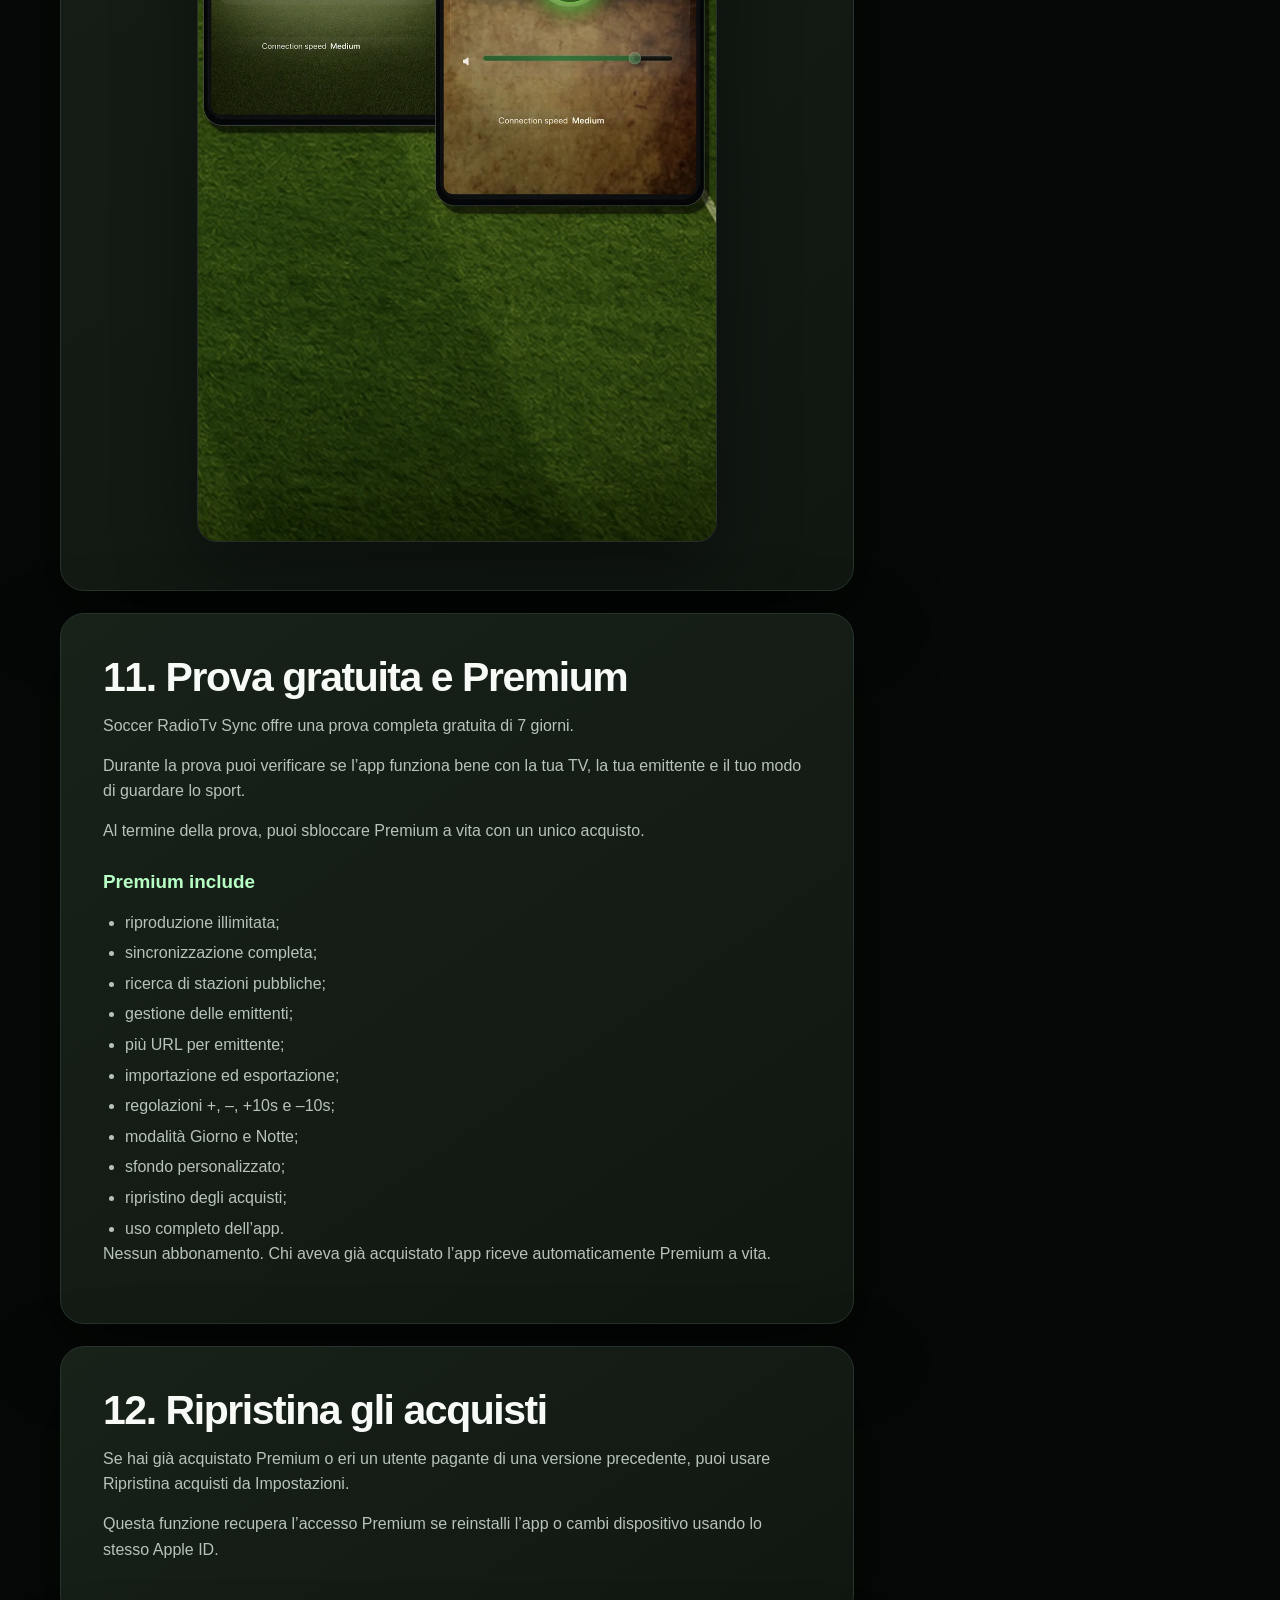
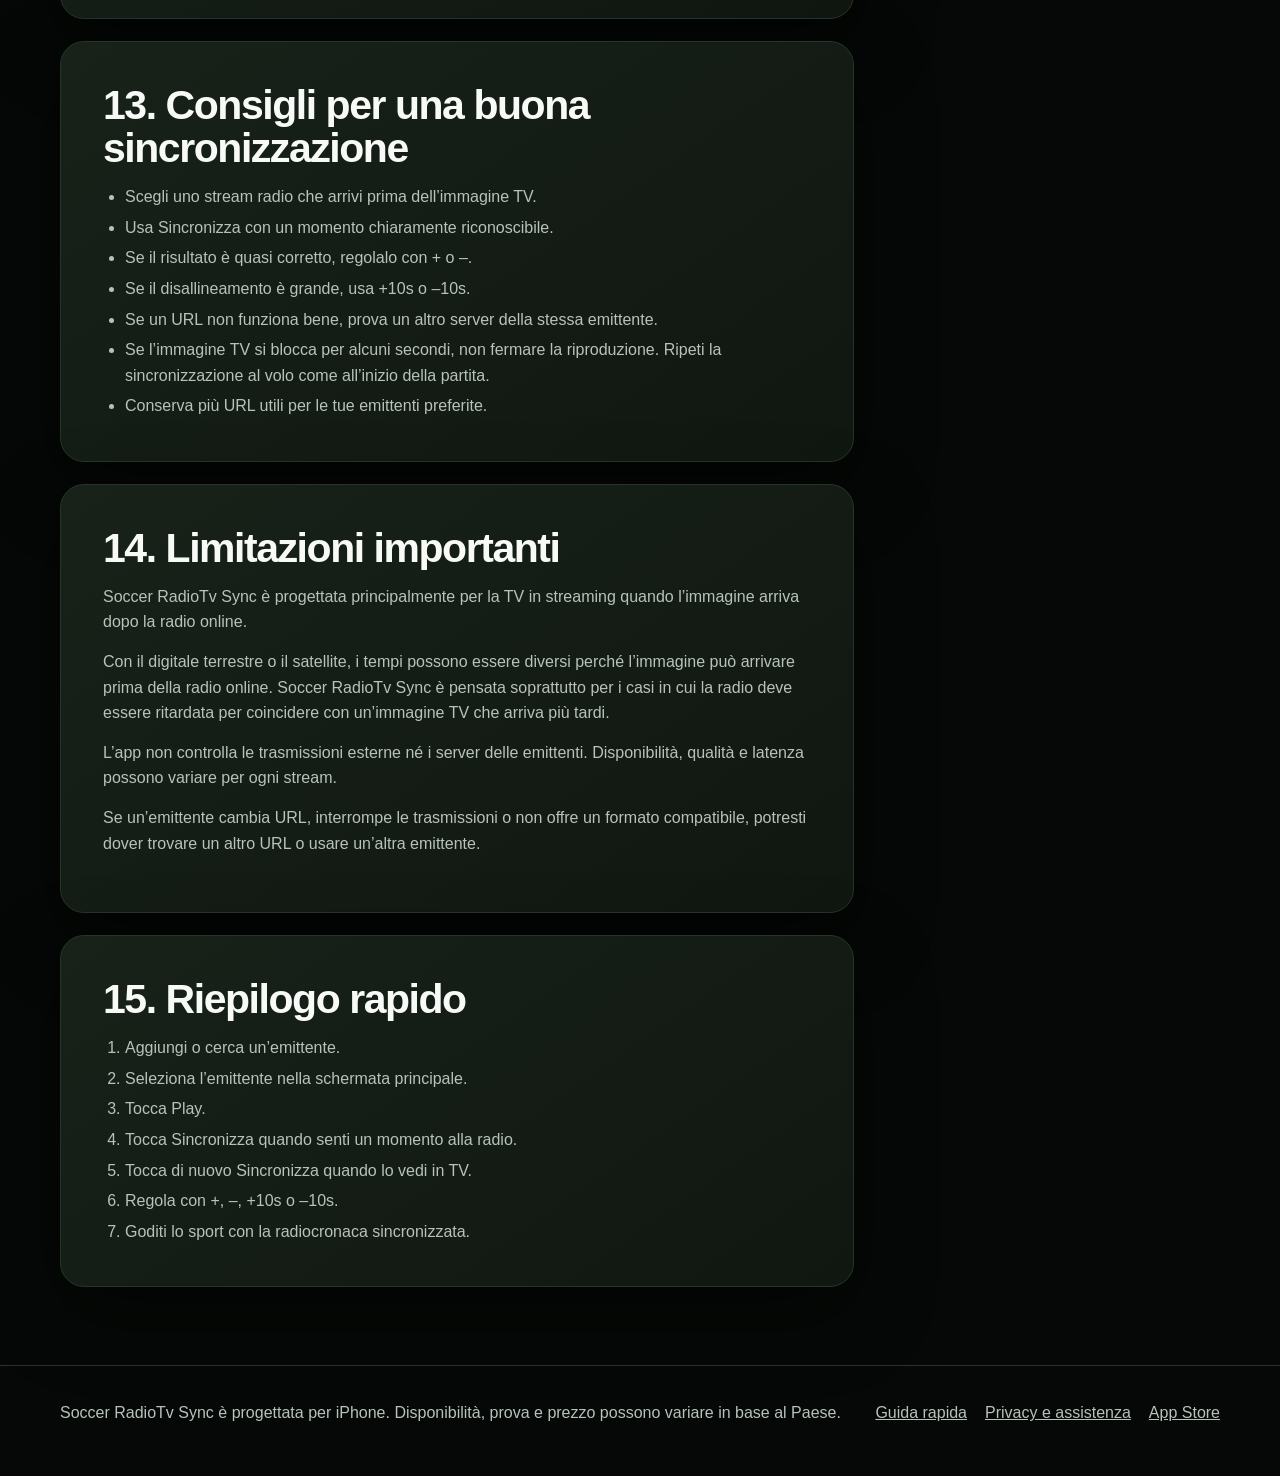
<file: it/come-sincronizzare-radio-con-tv/index.html>
<!doctype html>
<html lang="it">
<head>
<meta charset="utf-8">
<meta name="viewport" content="width=device-width,initial-scale=1">
<meta name="robots" content="index,follow,max-image-preview:large">
<title>Come sincronizzare la radio con la TV | Guida Soccer RadioTv Sync</title>
<meta name="description" content="Guida rapida per usare Soccer RadioTv Sync e ascoltare la tua emittente preferita sincronizzata con l’immagine TV durante lo sport in streaming.">
<link rel="canonical" href="https://soccerrtvs.github.io/it/come-sincronizzare-radio-con-tv/">
<link rel="alternate" hreflang="en" href="https://soccerrtvs.github.io/how-to-delay-radio-audio-to-match-tv/">
<link rel="alternate" hreflang="es" href="https://soccerrtvs.github.io/es/como-sincronizar-radio-con-tv/">
<link rel="alternate" hreflang="fr" href="https://soccerrtvs.github.io/fr/synchroniser-radio-avec-tv/">
<link rel="alternate" hreflang="de" href="https://soccerrtvs.github.io/de/radiokommentar-mit-tv-synchronisieren/">
<link rel="alternate" hreflang="it" href="https://soccerrtvs.github.io/it/come-sincronizzare-radio-con-tv/">
<link rel="alternate" hreflang="x-default" href="https://soccerrtvs.github.io/how-to-delay-radio-audio-to-match-tv/">
<link rel="icon" href="../../assets/favicon.png">
<link rel="apple-touch-icon" href="../../assets/apple-touch-icon.png">
<link rel="stylesheet" href="../../assets/styles.css">
<meta property="og:type" content="article">
<meta property="og:locale" content="it_IT">
<meta property="og:title" content="Come sincronizzare la radio con la TV | Guida Soccer RadioTv Sync">
<meta property="og:description" content="Guida rapida per usare Soccer RadioTv Sync e ascoltare la tua emittente preferita sincronizzata con l’immagine TV durante lo sport in streaming.">
<meta property="og:url" content="https://soccerrtvs.github.io/it/come-sincronizzare-radio-con-tv/">
<meta property="og:image" content="https://soccerrtvs.github.io/assets/og/it.jpg">
<meta property="og:image:width" content="1200">
<meta property="og:image:height" content="630">
<meta property="og:site_name" content="Soccer RadioTv Sync">
<meta name="twitter:card" content="summary_large_image">
<meta name="twitter:title" content="Come sincronizzare la radio con la TV | Guida Soccer RadioTv Sync">
<meta name="twitter:description" content="Guida rapida per usare Soccer RadioTv Sync e ascoltare la tua emittente preferita sincronizzata con l’immagine TV durante lo sport in streaming.">
<meta name="twitter:image" content="https://soccerrtvs.github.io/assets/og/it.jpg">
<meta name="theme-color" content="#071008">
</head>
<body>
<a class="skip" href="#main">Vai al contenuto</a>
<header class="topbar"><div class="wrap topinner"><a class="brand" href="/it/"><img src="../../assets/icon-512.webp" alt="" width="42" height="42"><span>Soccer RadioTv Sync</span></a><nav class="langs" aria-label="Lingua"><a href="/how-to-delay-radio-audio-to-match-tv/" hreflang="en" lang="en">English</a><a href="/es/como-sincronizar-radio-con-tv/" hreflang="es" lang="es">Español</a><a href="/fr/synchroniser-radio-avec-tv/" hreflang="fr" lang="fr">Français</a><a href="/de/radiokommentar-mit-tv-synchronisieren/" hreflang="de" lang="de">Deutsch</a><a href="/it/come-sincronizzare-radio-con-tv/" hreflang="it" lang="it" aria-current="page">Italiano</a></nav></div></header>
<main id="main">
<section class="guide-hero"><div class="wrap"><div class="breadcrumb"><a href="/it/">Soccer RadioTv Sync</a> / In questa guida</div><div class="eyebrow">Guida rapida</div><h1>Come sincronizzare la radio con la TV usando Soccer RadioTv Sync</h1><p class="lead">Questa guida spiega come utilizzare Soccer RadioTv Sync per ascoltare la tua emittente preferita sincronizzata con l’immagine televisiva.</p><p class="lead">L’app è progettata soprattutto per lo sport sulla TV in streaming, quando l’immagine arriva spesso dopo la radio online.</p><div class="actions"><a class="btn" href="https://apps.apple.com/app/soccer-radiotv-sync/id6762045807" rel="noopener">Vedi su App Store</a><a class="btn secondary" href="/it/">Torna al sito</a></div></div></section>
<section><div class="wrap guide-grid"><article class="article"><div id="choose" class="article-card"><h2>1. Scegli o aggiungi un’emittente</h2><p>Per iniziare, serve uno stream radio online compatibile.</p><ul><li>Cerca stazioni pubbliche con lo strumento integrato.</li><li>Aggiungi un URL manualmente.</li><li>Importa una lista di emittenti.</li></ul><p>Da Impostazioni puoi gestire le emittenti salvate, modificare la lista, aggiungere nuovi URL, importare, esportare o cancellare l’intera lista.</p><img class="article-shot" src="../../assets/it/appstore-4.webp" alt="Schermata Impostazioni per gestire emittenti e URL salvati" loading="lazy" decoding="async" width="1000" height="2164"></div><div id="finder" class="article-card"><h2>2. Usa la ricerca di stazioni pubbliche</h2><p>La versione 2.0 include una ricerca di stazioni pubbliche basata su Radio Browser.</p><ol><li>Apri Impostazioni.</li><li>Tocca Ricerca URL pubbliche.</li><li>Digita il nome dell’emittente, una parola chiave o il tipo di contenuto che cerchi.</li><li>Scegli un Paese per limitare i risultati, se necessario.</li><li>Tocca Cerca.</li><li>Controlla i risultati.</li><li>Tocca Aggiungi per salvare nella lista un’emittente compatibile.</li></ol><p>In seguito potrai selezionarla dalla schermata principale.</p><img class="article-shot" src="../../assets/it/appstore-5.webp" alt="Ricerca di stazioni pubbliche con risultati e pulsanti Aggiungi" loading="lazy" decoding="async" width="1000" height="2164"></div><div id="manual" class="article-card"><h2>3. Aggiungi un URL manualmente</h2><p>Se possiedi l’URL diretto di uno stream compatibile, puoi aggiungerlo manualmente.</p><ol><li>Apri Impostazioni.</li><li>Tocca Aggiungi URL.</li><li>Inserisci il nome dell’emittente.</li><li>Incolla l’URL.</li><li>Tocca OK.</li></ol><p>L’emittente verrà salvata nella tua lista. Puoi così aggiungere stream compatibili di radio tradizionali o digitali, commentatori, creator o servizi che offrono audio radio online.</p></div><div id="select" class="article-card"><h2>4. Seleziona l’emittente nella schermata principale</h2><p>Nella schermata principale, apri il selettore delle emittenti e scegli quella che vuoi ascoltare.</p><p>Se un’emittente dispone di più URL o server, puoi cambiare URL con il pulsante Cambia URL.</p><p>I server della stessa emittente possono avere latenze differenti. Se il suono della radio arriva dopo l’immagine TV, prova un altro URL.</p><img class="article-shot" src="../../assets/it/appstore-1.webp" alt="Schermata principale con selettore dell’emittente e pulsante Cambia URL" loading="lazy" decoding="async" width="1000" height="2164"></div><div id="play" class="article-card"><h2>5. Tocca Play</h2><p>Tocca Play per avviare la riproduzione.</p><p>Nella versione 2.0, la riproduzione inizia prima dopo aver toccato Play, rendendo l’app più rapida e diretta.</p><p>Quando l’app è in riproduzione, vedrai lo stato Riproduzione audio.</p></div><div id="sync" class="article-card"><h2>6. Sincronizza in due passaggi</h2><p>Il pulsante Sincronizza può calcolare automaticamente il ritardo necessario.</p><h3>Passaggio 1</h3><p>Quando senti alla radio un momento riconoscibile, tocca Sincronizza. Per esempio: un tiro, un fallo, un calcio d’angolo, un’azione chiara o un commento facile da identificare.</p><p>L’app passerà allo stato In attesa della TV.</p><h3>Passaggio 2</h3><p>Quando vedi lo stesso momento in televisione, tocca di nuovo Sincronizza.</p><p>L’app calcola il tempo trascorso e applica alla radio il ritardo corrispondente. Da quel momento, la cronaca dovrebbe coincidere con l’immagine.</p><img class="article-shot" src="../../assets/it/appstore-2.webp" alt="Procedura di sincronizzazione in due passaggi mostrata su due iPhone" loading="lazy" decoding="async" width="1000" height="2164"></div><div id="adjust" class="article-card"><h2>7. Regola manualmente il ritardo</h2><p>Dopo la sincronizzazione, puoi rifinire il risultato con i controlli manuali.</p><ul><li>Usa + per aumentare leggermente il ritardo.</li><li>Usa – per ridurre leggermente il ritardo.</li><li>Usa +10s per aumentare rapidamente il ritardo.</li><li>Usa –10s per ridurre rapidamente il ritardo.</li><li>Usa R→ 0 per azzerare il ritardo.</li></ul><p>Questi controlli sono utili se la radio è leggermente in anticipo o in ritardo durante la partita.</p><img class="article-shot" src="../../assets/it/appstore-3.webp" alt="Controlli del ritardo con più, meno, +10s e -10s" loading="lazy" decoding="async" width="1000" height="2164"></div><div id="ten" class="article-card"><h2>8. Quando usare +10s e –10s</h2><p>I pulsanti +10s e –10s servono per modifiche più grandi.</p><p>Possono essere utili quando:</p><ul><li>hai cambiato canale;</li><li>hai cambiato server;</li><li>hai cambiato emittente;</li><li>l’immagine TV si è bloccata per alcuni secondi e la sincronizzazione è andata persa.</li></ul><p>Se il disallineamento è piccolo, di solito sono preferibili + e –.</p></div><div id="lists" class="article-card"><h2>9. Crea e gestisci le liste</h2><p>Da Impostazioni puoi:</p><ul><li>salvare emittenti;</li><li>aggiungere URL;</li><li>modificare le voci;</li><li>importare liste;</li><li>esportare liste;</li><li>condividere liste;</li><li>cancellare l’intera lista;</li><li>cambiare lingua;</li><li>cambiare il tema visivo;</li><li>ripristinare gli acquisti.</li></ul><p>In questo modo puoi creare la tua lista di emittenti e conservare più alternative per ogni trasmissione.</p></div><div id="theme" class="article-card"><h2>10. Scegli un tema visivo</h2><p>Soccer RadioTv Sync 2.0 permette di scegliere l’aspetto dell’app.</p><h3>Modalità Giorno</h3><p>Una schermata più luminosa con atmosfera da stadio.</p><h3>Modalità Notte</h3><p>Una schermata più scura pensata per ridurre l’intensità visiva.</p><h3>Sfondo personalizzato</h3><p>Usa una tua immagine come sfondo della schermata principale.</p><p>Puoi cambiare il tema da Impostazioni.</p><img class="article-shot" src="../../assets/it/appstore-6.webp" alt="Modalità Giorno e sfondo personalizzato" loading="lazy" decoding="async" width="1000" height="2164"></div><div id="premium" class="article-card"><h2>11. Prova gratuita e Premium</h2><p>Soccer RadioTv Sync offre una prova completa gratuita di 7 giorni.</p><p>Durante la prova puoi verificare se l’app funziona bene con la tua TV, la tua emittente e il tuo modo di guardare lo sport.</p><p>Al termine della prova, puoi sbloccare Premium a vita con un unico acquisto.</p><h3>Premium include</h3><ul><li>riproduzione illimitata;</li><li>sincronizzazione completa;</li><li>ricerca di stazioni pubbliche;</li><li>gestione delle emittenti;</li><li>più URL per emittente;</li><li>importazione ed esportazione;</li><li>regolazioni +, –, +10s e –10s;</li><li>modalità Giorno e Notte;</li><li>sfondo personalizzato;</li><li>ripristino degli acquisti;</li><li>uso completo dell’app.</li></ul><p>Nessun abbonamento. Chi aveva già acquistato l’app riceve automaticamente Premium a vita.</p></div><div id="restore" class="article-card"><h2>12. Ripristina gli acquisti</h2><p>Se hai già acquistato Premium o eri un utente pagante di una versione precedente, puoi usare Ripristina acquisti da Impostazioni.</p><p>Questa funzione recupera l’accesso Premium se reinstalli l’app o cambi dispositivo usando lo stesso Apple ID.</p></div><div id="tips" class="article-card"><h2>13. Consigli per una buona sincronizzazione</h2><ul><li>Scegli uno stream radio che arrivi prima dell’immagine TV.</li><li>Usa Sincronizza con un momento chiaramente riconoscibile.</li><li>Se il risultato è quasi corretto, regolalo con + o –.</li><li>Se il disallineamento è grande, usa +10s o –10s.</li><li>Se un URL non funziona bene, prova un altro server della stessa emittente.</li><li>Se l’immagine TV si blocca per alcuni secondi, non fermare la riproduzione. Ripeti la sincronizzazione al volo come all’inizio della partita.</li><li>Conserva più URL utili per le tue emittenti preferite.</li></ul></div><div id="limits" class="article-card"><h2>14. Limitazioni importanti</h2><p>Soccer RadioTv Sync è progettata principalmente per la TV in streaming quando l’immagine arriva dopo la radio online.</p><p>Con il digitale terrestre o il satellite, i tempi possono essere diversi perché l’immagine può arrivare prima della radio online. Soccer RadioTv Sync è pensata soprattutto per i casi in cui la radio deve essere ritardata per coincidere con un’immagine TV che arriva più tardi.</p><p>L’app non controlla le trasmissioni esterne né i server delle emittenti. Disponibilità, qualità e latenza possono variare per ogni stream.</p><p>Se un’emittente cambia URL, interrompe le trasmissioni o non offre un formato compatibile, potresti dover trovare un altro URL o usare un’altra emittente.</p></div><div id="summary" class="article-card guide-callout"><h2>15. Riepilogo rapido</h2><ol><li>Aggiungi o cerca un’emittente.</li><li>Seleziona l’emittente nella schermata principale.</li><li>Tocca Play.</li><li>Tocca Sincronizza quando senti un momento alla radio.</li><li>Tocca di nuovo Sincronizza quando lo vedi in TV.</li><li>Regola con +, –, +10s o –10s.</li><li>Goditi lo sport con la radiocronaca sincronizzata.</li></ol></div></article><aside class="toc"><h2>In questa guida</h2><ol><li><a href="#choose">Scegliere o aggiungere un’emittente</a></li><li><a href="#finder">Ricerca di stazioni pubbliche</a></li><li><a href="#manual">Aggiungere un URL manualmente</a></li><li><a href="#select">Selezionare un’emittente</a></li><li><a href="#play">Toccare Play</a></li><li><a href="#sync">Sincronizzare in due passaggi</a></li><li><a href="#adjust">Regolazione manuale</a></li><li><a href="#ten">+10s e –10s</a></li><li><a href="#lists">Gestire le liste</a></li><li><a href="#theme">Temi visivi</a></li><li><a href="#premium">Prova e Premium</a></li><li><a href="#restore">Ripristinare gli acquisti</a></li><li><a href="#tips">Consigli</a></li><li><a href="#limits">Limitazioni</a></li><li><a href="#summary">Riepilogo rapido</a></li></ol></aside></div></section>
</main>
<footer><div class="wrap foot"><div>Soccer RadioTv Sync è progettata per iPhone. Disponibilità, prova e prezzo possono variare in base al Paese.</div><div class="footlinks"><a href="/it/come-sincronizzare-radio-con-tv/">Guida rapida</a><a href="https://soccerrtvs.github.io/SoccerRadioTvSync/">Privacy e assistenza</a><a href="https://apps.apple.com/app/soccer-radiotv-sync/id6762045807">App Store</a></div></div></footer>
</body></html>
</file>
<file: assets/styles.css>
:root{
  --bg:#050806;--panel:#101711;--panel2:#182219;--text:#f7faf6;--muted:#b7c3ba;--soft:#dfe8df;
  --green:#4ee277;--green2:#b7ffc5;--line:#26352b;--glass:rgba(255,255,255,.065);
  --shadow:0 26px 80px rgba(0,0,0,.42);--radius:28px;
}
*{box-sizing:border-box}html{scroll-behavior:smooth}body{margin:0;background:radial-gradient(circle at 50% -10%,#173a20 0,#0a130c 35%,var(--bg) 74%);color:var(--text);font-family:-apple-system,BlinkMacSystemFont,"Segoe UI",Inter,Roboto,Helvetica,Arial,sans-serif;line-height:1.6}a{color:inherit}.wrap{width:min(1160px,calc(100% - 36px));margin:auto}.skip{position:absolute;left:-9999px}.skip:focus{left:12px;top:12px;z-index:100;background:#fff;color:#000;padding:10px;border-radius:8px}.topbar{position:sticky;top:0;z-index:20;background:rgba(5,8,6,.75);backdrop-filter:blur(18px);border-bottom:1px solid rgba(255,255,255,.08)}.topinner{min-height:72px;display:flex;align-items:center;justify-content:space-between;gap:18px}.brand{display:flex;align-items:center;gap:12px;text-decoration:none;font-weight:850;letter-spacing:-.02em}.brand img{width:42px;height:42px;aspect-ratio:1/1;object-fit:cover;border-radius:12px}.langs{display:flex;gap:7px;flex-wrap:wrap;justify-content:flex-end}.langs a,.langs span{display:inline-flex;padding:6px 10px;border:1px solid var(--line);border-radius:999px;text-decoration:none;color:var(--muted);font-size:.86rem}.langs a[aria-current="page"]{color:#071008;background:var(--green2);border-color:var(--green2);font-weight:800}.langs span{opacity:.45;cursor:not-allowed}.hero{padding:84px 0 70px}.hero-grid{display:grid;grid-template-columns:1.08fr .92fr;align-items:center;gap:58px}.eyebrow{color:var(--green);font-weight:900;text-transform:uppercase;letter-spacing:.13em;font-size:.78rem}.hero h1{font-size:clamp(2.7rem,6.3vw,5.8rem);line-height:.94;margin:.22em 0 .28em;letter-spacing:-.058em;max-width:800px}.lead{font-size:clamp(1.08rem,2vw,1.28rem);color:var(--muted);max-width:720px}.actions{display:flex;align-items:center;gap:14px;flex-wrap:wrap;margin-top:30px}.btn{display:inline-flex;align-items:center;justify-content:center;text-decoration:none;font-weight:850;padding:14px 20px;border-radius:15px;background:var(--green);color:#061008;box-shadow:0 14px 42px rgba(78,226,119,.22)}.btn.secondary{background:rgba(255,255,255,.08);color:var(--text);border:1px solid var(--line);box-shadow:none}.micro{color:var(--muted);font-size:.93rem}.phone-stage{position:relative;min-height:650px;display:flex;align-items:center;justify-content:center}.glow{position:absolute;width:420px;height:420px;background:radial-gradient(circle,rgba(78,226,119,.31),rgba(78,226,119,0) 70%);filter:blur(8px)}.hero-shot{position:relative;width:auto;max-width:88%;max-height:720px;object-fit:contain;border-radius:34px;box-shadow:var(--shadow);transform:rotate(1.5deg);border:1px solid rgba(255,255,255,.16)}section{padding:78px 0}.section-head{max-width:790px;margin-bottom:34px}.section-head h2{font-size:clamp(2rem,4.1vw,3.55rem);line-height:1.03;letter-spacing:-.045em;margin:0 0 12px}.section-head p{color:var(--muted);font-size:1.08rem}.panel{background:linear-gradient(145deg,var(--panel2),var(--panel));border:1px solid var(--line);border-radius:var(--radius);padding:clamp(24px,4vw,46px);box-shadow:var(--shadow)}.panel.slim{padding:clamp(22px,3vw,34px)}.guide-callout{border-left:3px solid var(--green);background:rgba(78,226,119,.065)}.steps,.features{display:grid;grid-template-columns:repeat(3,1fr);gap:18px}.step,.feature,.price-card{background:rgba(255,255,255,.032);border:1px solid var(--line);border-radius:22px;padding:24px}.step h3,.feature h3{margin:0 0 8px;font-size:1.06rem}.step p,.feature p,.price-card p{margin:0;color:var(--muted)}.features{grid-template-columns:repeat(2,1fr)}.feature h3{color:var(--green2)}.split{display:grid;grid-template-columns:1fr 1fr;gap:22px;align-items:start}.screenshot-grid{display:grid;grid-template-columns:repeat(3,1fr);gap:20px}.shot-card{background:rgba(255,255,255,.03);border:1px solid var(--line);border-radius:24px;padding:14px;box-shadow:var(--shadow)}.shot-card img{width:100%;height:auto;border-radius:18px;display:block}.shot-card figcaption{font-size:.92rem;color:var(--muted);margin-top:12px;padding:0 4px}.wide-shot{display:grid;grid-template-columns:.9fr 1.1fr;gap:28px;align-items:center}.wide-shot img{width:100%;height:auto;border-radius:24px;box-shadow:var(--shadow);border:1px solid rgba(255,255,255,.12)}.price{display:grid;grid-template-columns:1fr 1fr;gap:22px}.price-card strong{display:block;font-size:2.7rem;letter-spacing:-.05em;line-height:1;margin-bottom:10px}.bullet-list{display:grid;grid-template-columns:repeat(2,1fr);gap:10px 18px;margin:18px 0 0;padding:0;list-style:none}.bullet-list li{color:var(--muted);padding-left:20px;position:relative}.bullet-list li:before{content:"";position:absolute;left:0;top:.72em;width:8px;height:8px;border-radius:50%;background:var(--green)}.faq{display:grid;gap:12px}.faq details{background:var(--panel);border:1px solid var(--line);border-radius:17px;padding:18px 20px}.faq summary{font-weight:850;cursor:pointer}.faq p{color:var(--muted);margin:12px 0 0}.origin{display:grid;grid-template-columns:180px 1fr;align-items:center;gap:30px}.origin img{width:180px;height:auto;aspect-ratio:1/1;object-fit:cover;border-radius:38px;box-shadow:var(--shadow)}footer{border-top:1px solid var(--line);padding:34px 0 50px;color:var(--muted)}.foot{display:flex;align-items:center;justify-content:space-between;gap:20px;flex-wrap:wrap}.footlinks{display:flex;gap:18px;flex-wrap:wrap}.foot a:hover{color:white}.breadcrumb{font-size:.92rem;color:var(--muted);margin-bottom:18px}.breadcrumb a{text-decoration:none;color:var(--green2)}.guide-hero{padding:72px 0 42px}.guide-hero h1{font-size:clamp(2.35rem,5.5vw,5rem);line-height:.96;letter-spacing:-.052em;margin:.18em 0 .28em}.guide-grid{display:grid;grid-template-columns:minmax(0,1fr) 340px;gap:26px;align-items:start}.toc{position:sticky;top:92px;background:linear-gradient(145deg,var(--panel2),var(--panel));border:1px solid var(--line);border-radius:22px;padding:22px}.toc h2{font-size:1rem;margin:0 0 12px;color:var(--green2)}.toc ol{margin:0;padding-left:18px;color:var(--muted)}.toc li{margin:7px 0}.toc a{text-decoration:none}.toc a:hover{color:white}.article{display:grid;gap:22px}.article-card{background:linear-gradient(145deg,var(--panel2),var(--panel));border:1px solid var(--line);border-radius:24px;padding:clamp(24px,4vw,42px);box-shadow:var(--shadow)}.article-card h2{font-size:clamp(1.75rem,3.2vw,2.75rem);line-height:1.05;letter-spacing:-.035em;margin:0 0 14px}.article-card h3{font-size:1.18rem;margin:24px 0 8px;color:var(--green2)}.article-card p,.article-card li{color:var(--muted)}.article-card p{margin:0 0 14px}.article-card ul,.article-card ol{margin:12px 0 0;padding-left:22px}.article-shot{width:min(100%,520px);height:auto;border-radius:20px;display:block;margin:20px auto 6px;border:1px solid rgba(255,255,255,.12);box-shadow:var(--shadow)}.mini-links{display:flex;gap:12px;flex-wrap:wrap;margin-top:18px}.mini-links a{border:1px solid var(--line);padding:8px 11px;border-radius:999px;text-decoration:none;color:var(--muted);font-size:.9rem}.mini-links a:hover{background:var(--panel2);color:white}.small-note{font-size:.94rem;color:var(--muted)}
@media(max-width:920px){.hero-grid,.split,.wide-shot,.price,.guide-grid{grid-template-columns:1fr}.phone-stage{min-height:auto;padding-top:18px}.hero-shot{max-width:78%;max-height:650px}.steps,.features,.screenshot-grid{grid-template-columns:1fr}.toc{position:static}.origin{grid-template-columns:100px 1fr}.origin img{width:100px;border-radius:24px}.topinner{min-height:68px;padding:10px 0}.brand span{display:none}.hero{padding-top:58px}.bullet-list{grid-template-columns:1fr}}
@media(max-width:580px){.wrap{width:min(100% - 24px,1160px)}.hero h1{font-size:3rem}.hero-shot{max-width:min(92%,430px)}.langs span,.langs a{font-size:.78rem;padding:5px 7px}.micro{width:100%}.origin{grid-template-columns:1fr}.origin img{width:110px}.section-head h2{font-size:2.2rem}.screenshot-grid{gap:14px}}

.langs a:hover{color:#fff;border-color:#4b6b54}.btn:focus-visible,.langs a:focus-visible,.foot a:focus-visible,.toc a:focus-visible,.mini-links a:focus-visible{outline:3px solid var(--green2);outline-offset:3px}.shot-card{margin:0}.hero-shot,.wide-shot img,.shot-card img,.article-shot{background:#0b110d}.article-card li+li{margin-top:5px}.article-card a:not(.btn){color:var(--green2)}@media(max-width:760px){.topinner{align-items:flex-start}.langs{max-width:calc(100% - 54px)}.hero{padding-top:48px}.guide-hero{padding-top:50px}}
</file>
